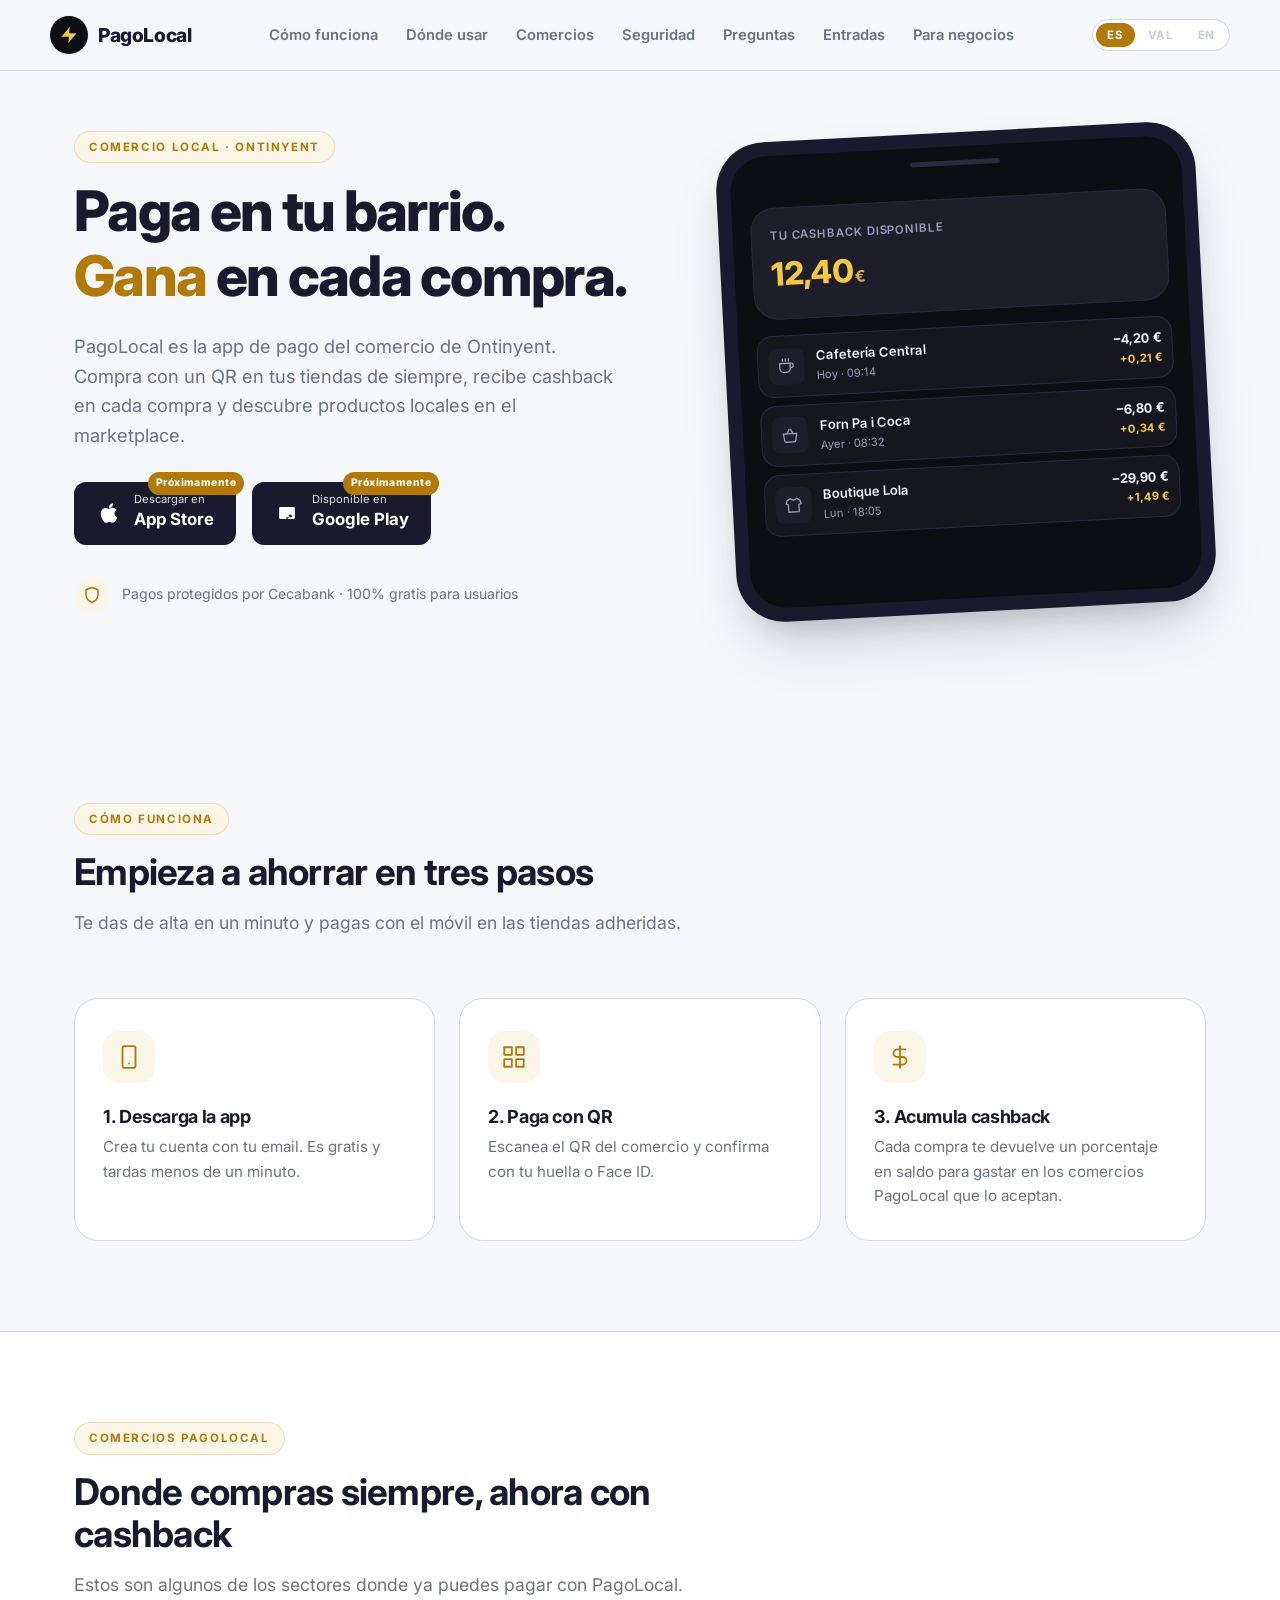
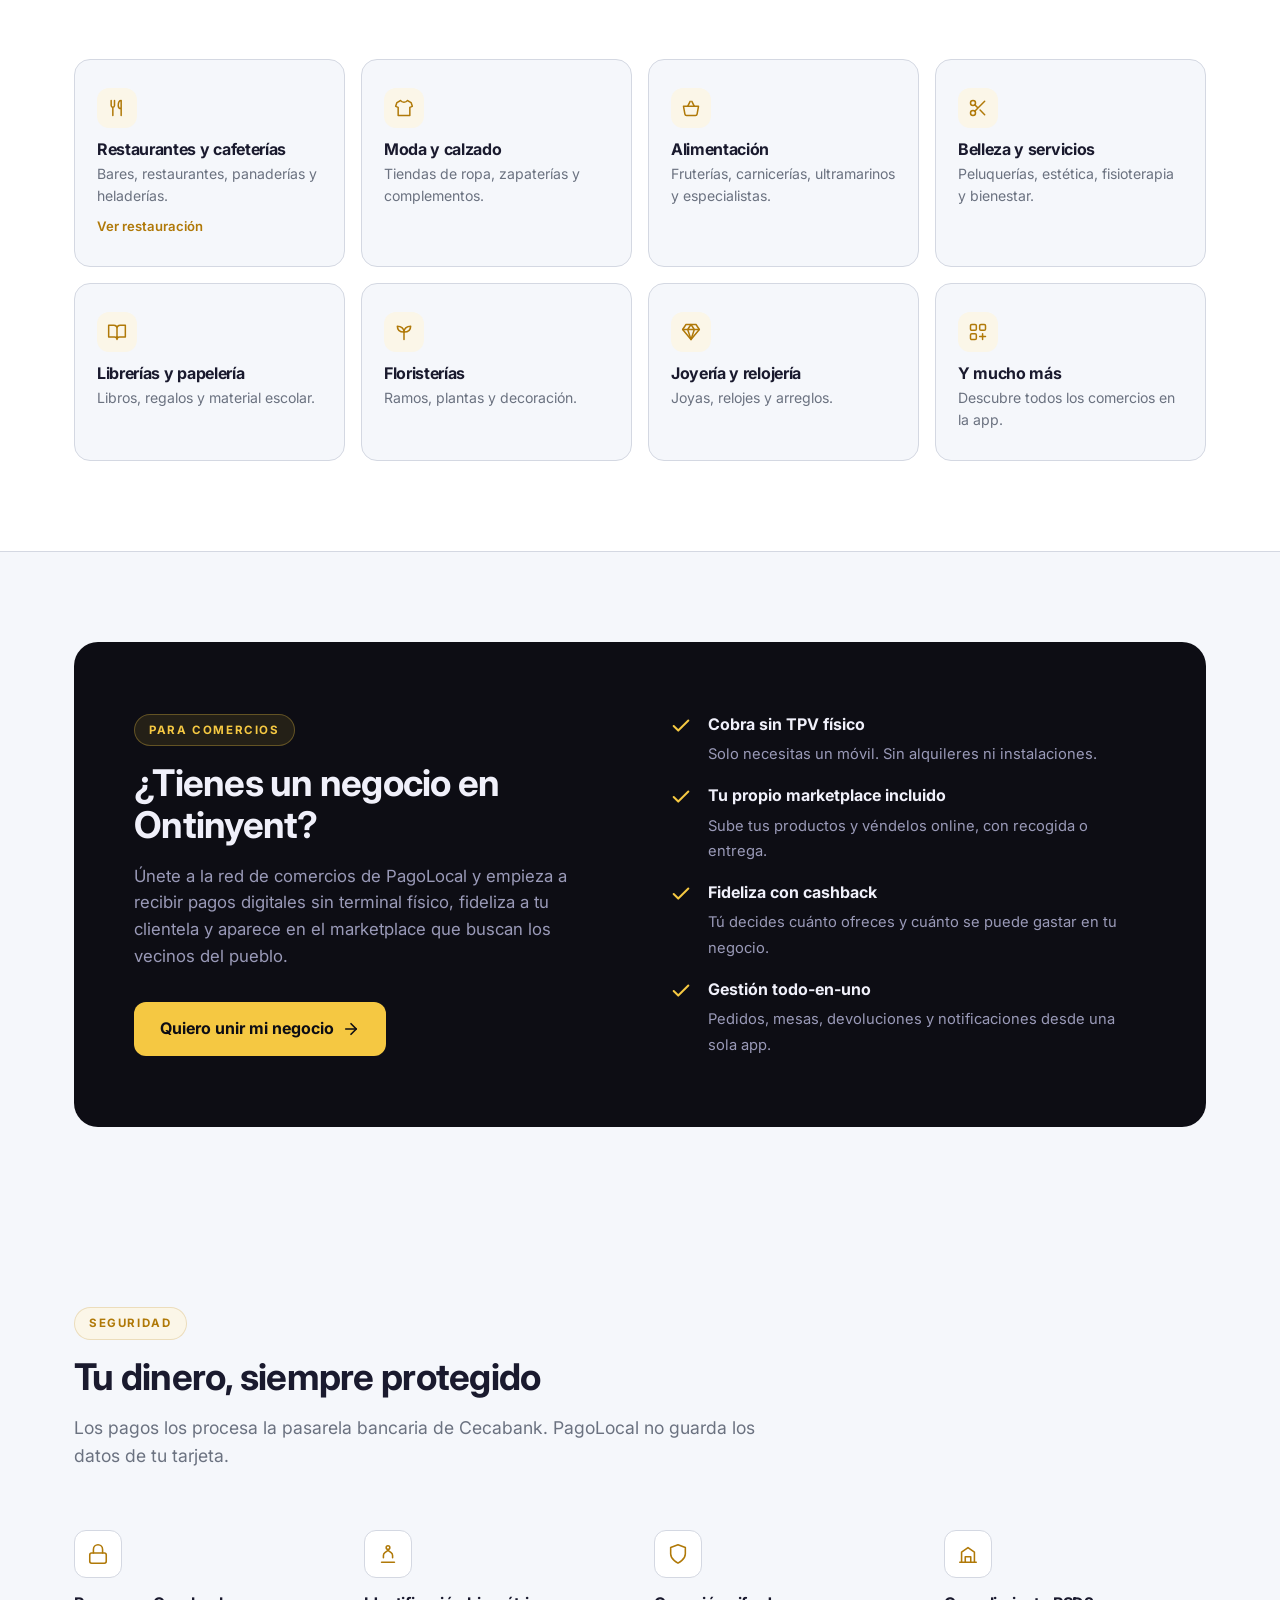
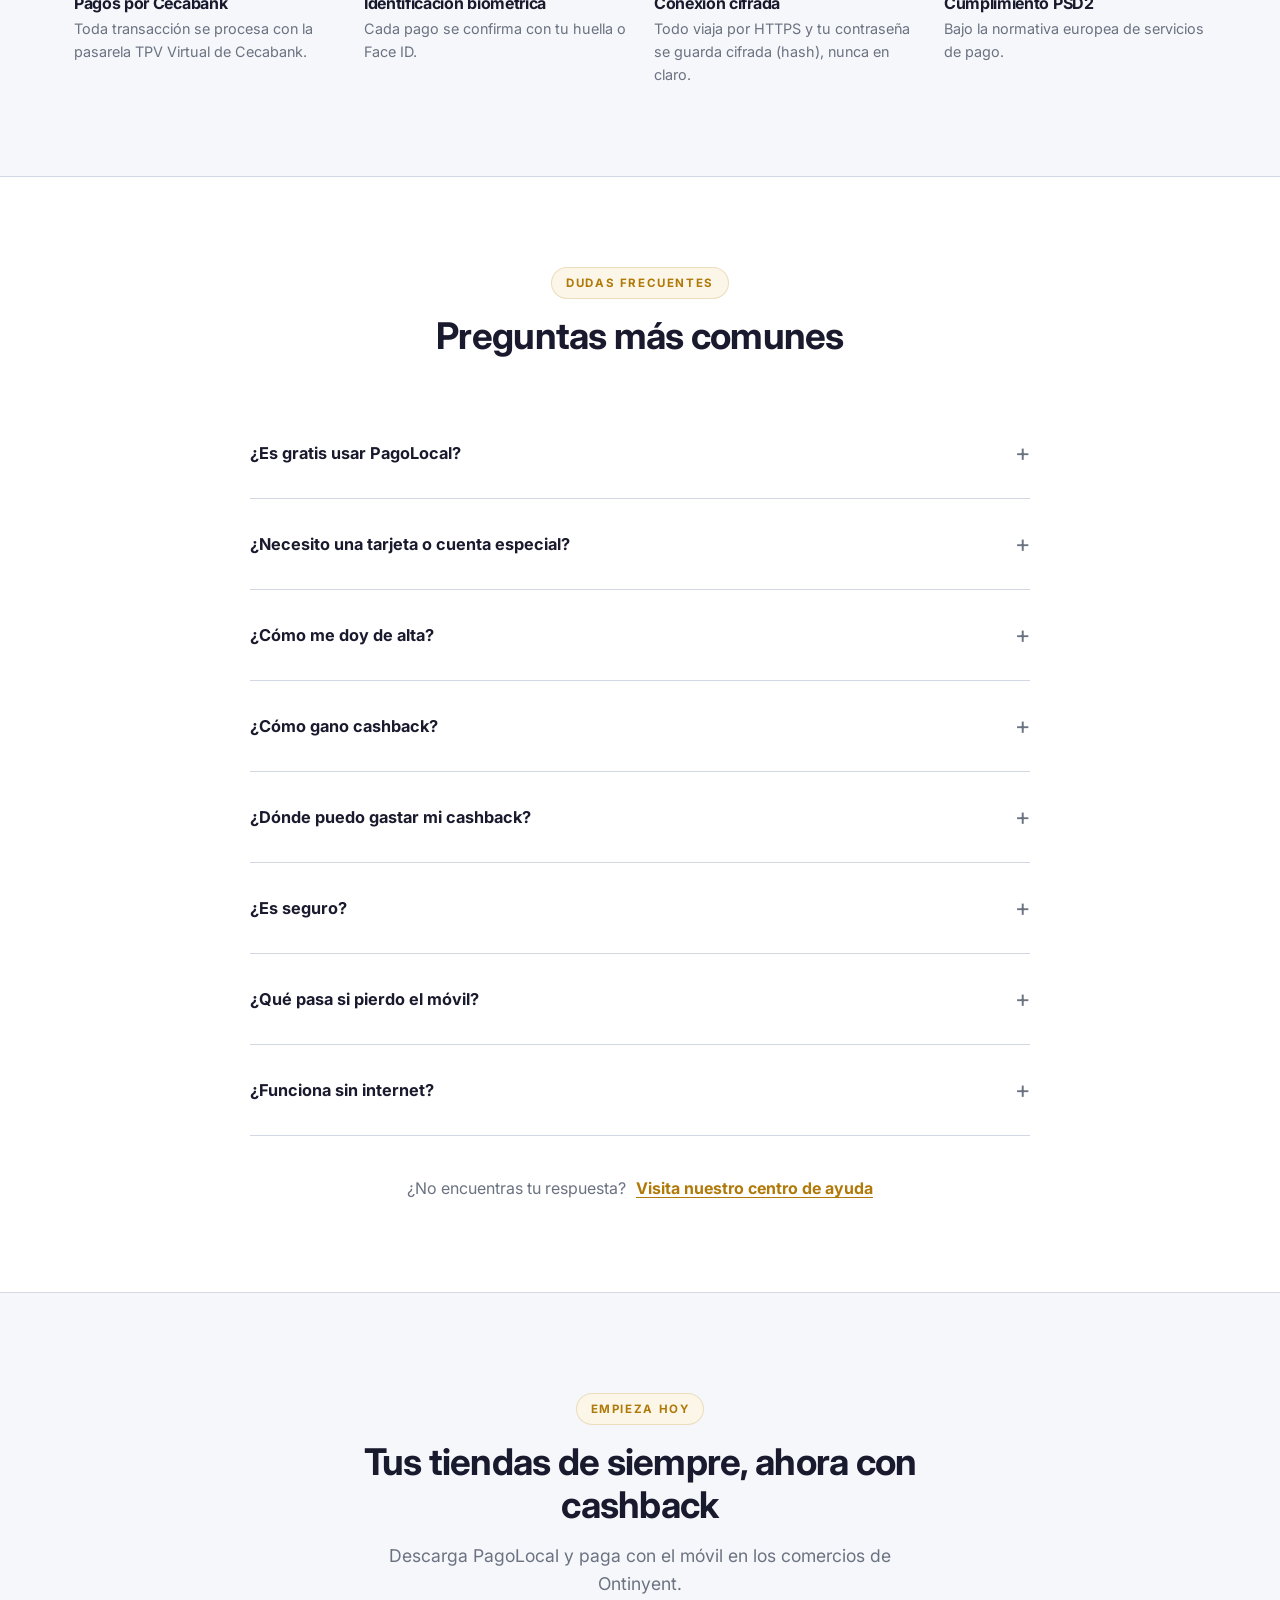
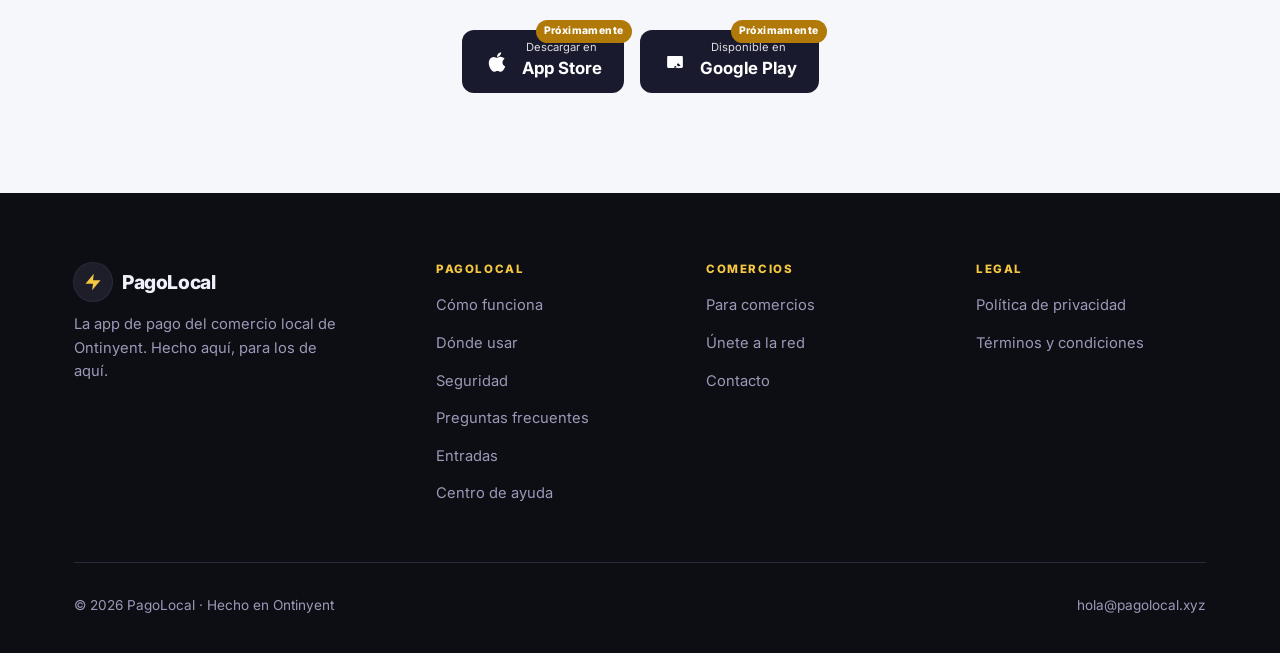
<file: index.html>
<!DOCTYPE html>
<html lang="es">
<head>
  <meta charset="UTF-8" />
  <meta name="viewport" content="width=device-width, initial-scale=1.0" />
  <meta name="theme-color" content="#F5F7FB" />
  <meta name="color-scheme" content="light" />

  <!-- SEO -->
  <title>PagoLocal · Paga en Ontinyent y gana en cada compra</title>
  <meta name="description" content="PagoLocal es la app de pago del comercio local de Ontinyent. Paga con QR en tus tiendas de siempre, gana cashback en cada compra y descubre productos locales en el marketplace." />

  <!-- Open Graph -->
  <meta property="og:type" content="website" />
  <meta property="og:url" content="https://pagolocal.xyz/" />
  <meta property="og:title" content="PagoLocal · Paga en Ontinyent y gana en cada compra" />
  <meta property="og:description" content="La app de pago del comercio local de Ontinyent. QR, cashback y marketplace local en una sola app." />
  <meta property="og:locale" content="es_ES" />

  <!-- Favicon: réplica del icono de Play Store (círculo oscuro + rayo dorado) -->
  <link rel="icon" type="image/svg+xml" href="data:image/svg+xml,%3Csvg xmlns='http://www.w3.org/2000/svg' viewBox='0 0 100 100'%3E%3Ccircle cx='50' cy='50' r='48' fill='%231A1A2E'/%3E%3Cpath d='M55 18 L29 56 h17 l-5 26 27-42 H51 l4-22 z' fill='%23F5C842'/%3E%3C/svg%3E" />

  <!-- Inter (idéntica a la app: 600 semibold, 700 bold, 800 extrabold) -->
  <link rel="preconnect" href="https://fonts.googleapis.com" />
  <link rel="preconnect" href="https://fonts.gstatic.com" crossorigin />
  <link href="https://fonts.googleapis.com/css2?family=Inter:wght@400;500;600;700;800&display=swap" rel="stylesheet" />

  <!-- Estilos compartidos -->
  <link rel="stylesheet" href="/styles.css" />

  <style>
    /* ============================================================
       Estilos específicos de la landing
       ============================================================ */

    /* HERO */
    .hero {
      position: relative;
      padding: 60px 0 100px;
      overflow: hidden;
    }
    .hero-grid {
      display: grid;
      grid-template-columns: 1.05fr 0.95fr;
      gap: 60px;
      align-items: center;
      position: relative;
      z-index: 1;
    }
    .hero h1 { margin-bottom: var(--s-xl); }
    /* "Gana" destacado en dorado */
    .hero h1 em {
      font-style: normal;
      color: var(--accent);
      position: relative;
    }
    .hero-lead {
      font-size: 1.15rem;
      color: var(--muted);
      max-width: 540px;
      margin-bottom: var(--s-xxl);
    }
    .hero-ctas { display: flex; gap: var(--s-lg); flex-wrap: wrap; }
    .hero-trust {
      margin-top: var(--s-xxl);
      display: flex;
      align-items: center;
      gap: var(--s-md);
      font-size: 0.88rem;
      color: var(--muted);
    }
    .hero-trust-icon {
      width: 36px; height: 36px;
      background: var(--accent-tint);
      border-radius: var(--r-full);
      display: grid;
      place-items: center;
      color: var(--accent);
    }
    .hero-trust-icon svg { width: 18px; height: 18px; }

    /* Mockup del móvil — sigue siendo OSCURO (es la app real, en su tema por defecto) */
    .hero-visual {
      position: relative;
      width: 100%;
      aspect-ratio: 1 / 1;
      max-width: 480px;
      margin-left: auto;
    }
    .phone-frame {
      position: absolute;
      inset: 0;
      background: #1A1A2E;
      border-radius: 48px;
      padding: 14px;
      box-shadow: 0 30px 60px -20px rgba(26, 26, 46, 0.25),
                  0 18px 30px -15px rgba(26, 26, 46, 0.15);
      transform: rotate(-3deg);
    }
    .phone-screen {
      width: 100%; height: 100%;
      background: var(--dark-bg);
      border-radius: 36px;
      padding: 28px 18px 24px;
      display: flex;
      flex-direction: column;
      gap: var(--s-lg);
      overflow: hidden;
      position: relative;
    }
    .phone-screen::before {
      content: "";
      position: absolute;
      top: 14px;
      left: 50%;
      transform: translateX(-50%);
      width: 90px;
      height: 5px;
      background: var(--dark-border);
      border-radius: var(--r-full);
    }

    /* Balance card oscuro (réplica del balanceCard de la app) */
    .phone-balance {
      margin-top: var(--s-xl);
      padding: 18px;
      background: var(--dark-card);
      border: 1px solid var(--dark-border);
      border-radius: var(--r-xl);
      position: relative;
      overflow: hidden;
    }
    .phone-balance-label {
      font-size: 0.72rem;
      color: var(--dark-muted);
      letter-spacing: 0.08em;
      text-transform: uppercase;
      position: relative;
      font-weight: 600;
    }
    .phone-balance-value {
      font-size: 2rem;
      font-weight: 800;
      margin-top: var(--s-xs);
      color: var(--accent-bright);
      letter-spacing: -0.02em;
      position: relative;
    }
    .phone-balance-value small {
      font-size: 1rem;
      opacity: 0.85;
      margin-left: 2px;
      font-weight: 700;
    }
    .phone-row {
      display: flex;
      align-items: center;
      gap: var(--s-md);
      padding: 10px;
      background: var(--dark-surface);
      border: 1px solid var(--dark-border);
      border-radius: var(--r-lg);
      font-size: 0.82rem;
    }
    .phone-row-icon {
      width: 36px; height: 36px;
      background: var(--dark-card);
      border-radius: var(--r-sm);
      display: grid;
      place-items: center;
      color: var(--dark-muted);
    }
    .phone-row-icon svg { width: 18px; height: 18px; }
    .phone-row-main { flex: 1; min-width: 0; }
    .phone-row-name {
      font-weight: 600;
      color: var(--dark-text);
      white-space: nowrap;
      overflow: hidden;
      text-overflow: ellipsis;
    }
    .phone-row-sub { font-size: 0.7rem; color: var(--dark-muted); margin-top: 1px; }
    .phone-row-amount {
      font-weight: 700;
      color: var(--dark-text);
      font-variant-numeric: tabular-nums;
      text-align: right;
    }
    .phone-row-cb {
      color: var(--accent-bright);
      font-size: 0.7rem;
      font-weight: 700;
      margin-top: 1px;
      text-align: right;
    }

    @media (max-width: 880px) {
      .hero { padding: 40px 0 60px; }
      .hero-grid { grid-template-columns: 1fr; gap: 50px; }
      .hero-visual { max-width: 320px; margin: 0 auto; }
    }

    /* SECCIÓN GENÉRICA */
    section { padding: 90px 0; }
    @media (max-width: 700px) { section { padding: 60px 0; } }

    .section-head {
      max-width: 700px;
      margin-bottom: 60px;
    }
    .section-head h2 { margin-bottom: var(--s-lg); }
    .section-head p { font-size: 1.1rem; color: var(--muted); }

    /* CÓMO FUNCIONA — 3 pasos sobre fondo claro */
    .how-grid {
      display: grid;
      grid-template-columns: repeat(3, 1fr);
      gap: var(--s-xl);
    }
    .step {
      background: var(--surface);
      border: 1px solid var(--border);
      border-radius: var(--r-xl);
      padding: var(--s-xxl) 28px;
      position: relative;
      transition: transform .2s ease, box-shadow .2s ease, border-color .2s ease;
    }
    .step-icon {
      width: 52px; height: 52px;
      background: var(--accent-tint);
      color: var(--accent);
      border-radius: var(--r-lg);
      display: grid;
      place-items: center;
      margin-bottom: var(--s-xl);
    }
    .step-icon svg { width: 26px; height: 26px; stroke-width: 1.7; }
    .step h3 { margin-bottom: var(--s-sm); color: var(--text); }
    .step p { margin: 0; color: var(--muted); font-size: 0.95rem; }

    @media (max-width: 880px) {
      .how-grid { grid-template-columns: 1fr; }
    }

    /* DÓNDE USAR — mosaico sobre fondo blanco con sutil contraste */
    .where-bg {
      background: var(--surface);
      border-top: 1px solid var(--border);
      border-bottom: 1px solid var(--border);
    }
    .where-grid {
      display: grid;
      grid-template-columns: repeat(4, 1fr);
      gap: var(--s-lg);
    }
    .where-card {
      padding: 28px 22px;
      border-radius: var(--r-lg);
      background: var(--bg);
      border: 1px solid var(--border);
      transition: all .2s ease;
    }
    a.where-card:hover { border-color: var(--accent); }
    .where-card h3 {
      font-size: 1rem;
      margin-bottom: var(--s-xs);
      font-weight: 700;
      color: var(--text);
    }
    .where-card p { font-size: 0.88rem; margin: 0; color: var(--muted); }

    @media (max-width: 880px) { .where-grid { grid-template-columns: repeat(2, 1fr); } }
    @media (max-width: 480px) { .where-grid { grid-template-columns: 1fr; } }

    /* PARA COMERCIOS — card oscura estilo feature graphic de Play Store */
    .merchants {
      background: var(--dark-bg);
      color: var(--dark-text);
      border-radius: var(--r-xl);
      padding: 70px 60px;
      position: relative;
      overflow: hidden;
    }
    .merchants-grid {
      display: grid;
      grid-template-columns: 1fr 1fr;
      gap: 60px;
      align-items: center;
      position: relative;
    }
    .merchants .eyebrow {
      color: var(--accent-bright);
      background: rgba(245, 200, 66, 0.10);
      border-color: rgba(245, 200, 66, 0.30);
    }
    .merchants h2 { color: var(--dark-text); margin-bottom: var(--s-lg); }
    .merchants-lead {
      color: var(--dark-muted);
      font-size: 1.05rem;
      margin-bottom: var(--s-xxl);
    }
    .merchants-cta {
      display: inline-flex;
      align-items: center;
      gap: var(--s-sm);
      padding: 14px 26px;
      background: var(--accent-bright);
      color: var(--dark-bg);
      border-radius: var(--r-md);
      font-weight: 700;
      transition: transform .15s ease, box-shadow .15s ease;
    }
    .merchants-cta:hover {
      transform: translateY(-2px);
      box-shadow: 0 8px 24px rgba(245, 200, 66, 0.3);
    }
    .merchants-list {
      list-style: none;
      padding: 0; margin: 0;
      display: flex;
      flex-direction: column;
      gap: var(--s-lg);
    }
    .merchants-list li {
      display: flex;
      gap: var(--s-lg);
      align-items: flex-start;
    }
    .merchants-list svg {
      flex-shrink: 0;
      width: 22px; height: 22px;
      color: var(--accent-bright);
      margin-top: 3px;
    }
    .merchants-list strong {
      display: block;
      margin-bottom: var(--s-xs);
      color: var(--dark-text);
      font-weight: 700;
    }
    .merchants-list span { color: var(--dark-muted); font-size: 0.92rem; }

    @media (max-width: 880px) {
      .merchants { padding: 50px 32px; }
      .merchants-grid { grid-template-columns: 1fr; gap: 40px; }
    }

    /* SEGURIDAD */
    .security-grid {
      display: grid;
      grid-template-columns: repeat(4, 1fr);
      gap: 28px;
    }
    .security-item { text-align: left; }
    .security-icon {
      width: 48px; height: 48px;
      border-radius: var(--r-md);
      background: var(--surface);
      border: 1px solid var(--border);
      color: var(--accent);
      display: grid;
      place-items: center;
      margin-bottom: var(--s-lg);
    }
    .security-icon svg { width: 22px; height: 22px; stroke-width: 1.7; }
    .security-item h3 {
      font-size: 1rem;
      margin-bottom: var(--s-xs);
      color: var(--text);
      font-weight: 700;
    }
    .security-item p { font-size: 0.9rem; margin: 0; color: var(--muted); }

    @media (max-width: 880px) { .security-grid { grid-template-columns: repeat(2, 1fr); gap: 32px; } }
    @media (max-width: 480px) { .security-grid { grid-template-columns: 1fr; } }

    /* FAQ */
    .faq-bg {
      background: var(--surface);
      border-top: 1px solid var(--border);
      border-bottom: 1px solid var(--border);
    }
    .faq-list { max-width: 780px; margin: 0 auto; }
    .faq-item {
      border-bottom: 1px solid var(--border);
      padding: var(--s-sm) 0;
    }
    .faq-item summary {
      list-style: none;
      cursor: pointer;
      padding: var(--s-xl) 0;
      font-weight: 700;
      font-size: 1.02rem;
      color: var(--text);
      display: flex;
      justify-content: space-between;
      align-items: center;
      gap: 20px;
      transition: color .15s ease;
    }
    .faq-item summary:hover { color: var(--accent); }
    .faq-item summary::-webkit-details-marker { display: none; }
    .faq-item summary::after {
      content: "+";
      font-size: 1.5rem;
      font-weight: 400;
      color: var(--muted);
      transition: transform .2s ease, color .2s ease;
      line-height: 1;
    }
    .faq-item[open] summary::after { transform: rotate(45deg); color: var(--accent); }
    .faq-answer {
      padding: 0 0 var(--s-xl);
      color: var(--muted);
      max-width: 680px;
    }
    .faq-answer p { margin: 0 0 var(--s-md); color: var(--muted); }
    .faq-answer p:last-child { margin: 0; }
    .faq-answer a {
      color: var(--accent);
      text-decoration: underline;
      text-decoration-thickness: 1px;
      text-underline-offset: 3px;
    }

    /* CTA FINAL */
    .cta-final {
      text-align: center;
      padding: 100px 0;
    }
    .cta-final h2 { max-width: 640px; margin: 0 auto var(--s-lg); }
    .cta-final p { font-size: 1.1rem; max-width: 560px; margin: 0 auto var(--s-xxl); color: var(--muted); }
    .cta-final .hero-ctas { justify-content: center; }
  </style>
</head>
<body>

  <!-- =================== HEADER =================== -->
  <header class="site-header">
    <div class="container nav">
      <a href="/" class="logo">
        <span class="logo-mark">
          <svg viewBox="0 0 24 24" fill="currentColor" aria-hidden="true">
            <path d="M13 2L3 14h9l-1 8 10-12h-9l1-8z"/>
          </svg>
        </span>
        <span>PagoLocal</span>
      </a>

      <ul class="nav-links" id="navLinks">
        <li><a href="#como-funciona" data-i18n="nav.how"></a></li>
        <li><a href="#donde-usar"    data-i18n="nav.where"></a></li>
        <li><a href="#comercios"     data-i18n="nav.merchants"></a></li>
        <li><a href="#seguridad"     data-i18n="nav.security"></a></li>
        <li><a href="#faq"           data-i18n="nav.faq"></a></li>
        <li><a href="/entradas.html" data-i18n="nav.entradas"></a></li>
        <li><a href="/negocios.html">Para negocios</a></li>
      </ul>

      <div class="nav-right">
        <div class="lang-switch" role="tablist" aria-label="Idioma">
          <button data-lang="es" class="active">ES</button>
          <button data-lang="val" disabled title="Próximamente">VAL</button>
          <button data-lang="en"  disabled title="Próximamente">EN</button>
        </div>
        <button class="menu-toggle" id="menuToggle" aria-label="Menú">
          <svg viewBox="0 0 24 24" fill="none" stroke="currentColor" stroke-width="2"><line x1="3" y1="6" x2="21" y2="6"/><line x1="3" y1="12" x2="21" y2="12"/><line x1="3" y1="18" x2="21" y2="18"/></svg>
        </button>
      </div>
    </div>
  </header>

  <!-- =================== HERO =================== -->
  <section class="hero">
    <div class="container hero-grid">
      <div>
        <span class="eyebrow" data-i18n="hero.eyebrow"></span>
        <h1 data-i18n-html="hero.title"></h1>
        <p class="hero-lead" data-i18n="hero.lead"></p>
        <div class="hero-ctas">
          <a href="#" class="btn-store" data-action="download" data-platform="ios">
            <svg viewBox="0 0 24 24" fill="currentColor"><path d="M17.05 20.28c-.98.95-2.05.86-3.08.4-1.09-.48-2.09-.49-3.24 0-1.44.62-2.2.44-3.06-.4C2.79 15.25 3.51 7.59 9.05 7.31c1.35.07 2.29.74 3.08.8 1.18-.24 2.31-.93 3.57-.84 1.51.12 2.65.72 3.4 1.8-3.12 1.87-2.38 5.98.48 7.13-.57 1.5-1.31 2.99-2.53 4.08zM12.03 7.25c-.15-2.23 1.66-4.07 3.74-4.25.29 2.58-2.34 4.5-3.74 4.25z"/></svg>
            <span>
              <span class="small" data-i18n="cta.iosSmall"></span>
              <span class="big" data-i18n="cta.iosBig"></span>
            </span>
          </a>
          <a href="#" class="btn-store" data-action="download" data-platform="android">
            <svg viewBox="0 0 24 24" fill="currentColor"><path d="M17.523 15.34c-.18 0-.357-.072-.49-.205l-1.526-1.526c-.41-.41-1.067-.41-1.477 0-.41.41-.41 1.067 0 1.477l1.526 1.526c.273.273.273.717 0 .99-.273.273-.717.273-.99 0l-1.526-1.526c-.41-.41-1.067-.41-1.477 0-.41.41-.41 1.067 0 1.477m-7.36-2.964l1.526-1.526c.273-.273.273-.717 0-.99-.273-.273-.717-.273-.99 0L7.706 9.86c-.41.41-.41 1.067 0 1.477.41.41 1.067.41 1.477 0M5.864 6.5h12.272c.62 0 1.123.503 1.123 1.123v8.754c0 .62-.503 1.123-1.123 1.123H5.864c-.62 0-1.123-.503-1.123-1.123V7.623c0-.62.503-1.123 1.123-1.123z"/><circle cx="8.5" cy="11" r="1"/><circle cx="15.5" cy="11" r="1"/></svg>
            <span>
              <span class="small" data-i18n="cta.androidSmall"></span>
              <span class="big" data-i18n="cta.androidBig"></span>
            </span>
          </a>
        </div>

        <div class="hero-trust">
          <div class="hero-trust-icon">
            <svg viewBox="0 0 24 24" fill="none" stroke="currentColor" stroke-width="2" stroke-linecap="round" stroke-linejoin="round"><path d="M12 22s8-4 8-10V5l-8-3-8 3v7c0 6 8 10 8 10z"/></svg>
          </div>
          <span data-i18n="hero.trust"></span>
        </div>
      </div>

      <!-- Mockup del móvil en OSCURO (es la app real, tema por defecto) -->
      <div class="hero-visual" aria-hidden="true">
        <div class="phone-frame">
          <div class="phone-screen">
            <div class="phone-balance">
              <div class="phone-balance-label" data-i18n="phone.balance"></div>
              <div class="phone-balance-value">12,40<small>€</small></div>
            </div>
            <div style="display: flex; flex-direction: column; gap: 8px;">
              <div class="phone-row">
                <div class="phone-row-icon"><svg viewBox="0 0 24 24" fill="none" stroke="currentColor" stroke-width="1.8" stroke-linecap="round" stroke-linejoin="round" aria-hidden="true"><path d="M17 8h1a3 3 0 0 1 0 6h-1"/><path d="M3 8h14v6a6 6 0 0 1-6 6H9a6 6 0 0 1-6-6z"/><path d="M7 2v3M11 2v3M15 2v3"/></svg></div>
                <div class="phone-row-main">
                  <div class="phone-row-name">Cafetería Central</div>
                  <div class="phone-row-sub">Hoy · 09:14</div>
                </div>
                <div>
                  <div class="phone-row-amount">−4,20 €</div>
                  <div class="phone-row-cb">+0,21 €</div>
                </div>
              </div>
              <div class="phone-row">
                <div class="phone-row-icon"><svg viewBox="0 0 24 24" fill="none" stroke="currentColor" stroke-width="1.8" stroke-linecap="round" stroke-linejoin="round" aria-hidden="true"><path d="M3 10h18l-1.7 9.3A2 2 0 0 1 17.3 21H6.7a2 2 0 0 1-2-1.7L3 10z"/><path d="m8 10 3-6M16 10l-3-6"/></svg></div>
                <div class="phone-row-main">
                  <div class="phone-row-name">Forn Pa i Coca</div>
                  <div class="phone-row-sub">Ayer · 08:32</div>
                </div>
                <div>
                  <div class="phone-row-amount">−6,80 €</div>
                  <div class="phone-row-cb">+0,34 €</div>
                </div>
              </div>
              <div class="phone-row">
                <div class="phone-row-icon"><svg viewBox="0 0 24 24" fill="none" stroke="currentColor" stroke-width="1.8" stroke-linecap="round" stroke-linejoin="round" aria-hidden="true"><path d="M8 3 3.5 5.5 2 10l3 1.2V21h14v-9.8l3-1.2-1.5-4.5L16 3c-.7 1.3-2.2 2-4 2s-3.3-.7-4-2z"/></svg></div>
                <div class="phone-row-main">
                  <div class="phone-row-name">Boutique Lola</div>
                  <div class="phone-row-sub">Lun · 18:05</div>
                </div>
                <div>
                  <div class="phone-row-amount">−29,90 €</div>
                  <div class="phone-row-cb">+1,49 €</div>
                </div>
              </div>
            </div>
          </div>
        </div>
      </div>
    </div>
  </section>

  <!-- =================== CÓMO FUNCIONA =================== -->
  <section id="como-funciona">
    <div class="container">
      <div class="section-head">
        <span class="eyebrow" data-i18n="how.eyebrow"></span>
        <h2 data-i18n="how.title"></h2>
        <p data-i18n="how.lead"></p>
      </div>
      <div class="how-grid">
        <div class="step">
          <div class="step-icon">
            <svg viewBox="0 0 24 24" fill="none" stroke="currentColor" stroke-linecap="round" stroke-linejoin="round"><rect x="6" y="2" width="12" height="20" rx="2"/><line x1="12" y1="18" x2="12.01" y2="18"/></svg>
          </div>
          <h3 data-i18n="how.step1.title"></h3>
          <p  data-i18n="how.step1.text"></p>
        </div>
        <div class="step">
          <div class="step-icon">
            <svg viewBox="0 0 24 24" fill="none" stroke="currentColor" stroke-linecap="round" stroke-linejoin="round"><rect x="3" y="3" width="7" height="7"/><rect x="14" y="3" width="7" height="7"/><rect x="14" y="14" width="7" height="7"/><rect x="3" y="14" width="7" height="7"/></svg>
          </div>
          <h3 data-i18n="how.step2.title"></h3>
          <p  data-i18n="how.step2.text"></p>
        </div>
        <div class="step">
          <div class="step-icon">
            <svg viewBox="0 0 24 24" fill="none" stroke="currentColor" stroke-linecap="round" stroke-linejoin="round"><path d="M12 2v20M17 5H9.5a3.5 3.5 0 0 0 0 7h5a3.5 3.5 0 0 1 0 7H6"/></svg>
          </div>
          <h3 data-i18n="how.step3.title"></h3>
          <p  data-i18n="how.step3.text"></p>
        </div>
      </div>
    </div>
  </section>

  <!-- =================== DÓNDE USAR =================== -->
  <section id="donde-usar" class="where-bg">
    <div class="container">
      <div class="section-head">
        <span class="eyebrow" data-i18n="where.eyebrow"></span>
        <h2 data-i18n="where.title"></h2>
        <p data-i18n="where.lead"></p>
      </div>
      <div class="where-grid">
        <a class="where-card" href="/restauracion.html" style="cursor:pointer;text-decoration:none;display:block"><span class="icon-tile"><svg viewBox="0 0 24 24" fill="none" stroke="currentColor" stroke-width="1.8" stroke-linecap="round" stroke-linejoin="round" aria-hidden="true"><path d="M5 3v6a2 2 0 0 0 2 2h0a2 2 0 0 0 2-2V3M7 11v10"/><path d="M17 21V3c-2 0-3.5 2.5-3.5 6s1.5 4 3.5 4"/></svg></span><h3 data-i18n="where.c1.title"></h3><p data-i18n="where.c1.text"></p><span style="display:inline-block;margin-top:8px;color:var(--accent);font-weight:600;font-size:0.82rem">Ver restauración</span></a>
        <div class="where-card"><span class="icon-tile"><svg viewBox="0 0 24 24" fill="none" stroke="currentColor" stroke-width="1.8" stroke-linecap="round" stroke-linejoin="round" aria-hidden="true"><path d="M8 3 3.5 5.5 2 10l3 1.2V21h14v-9.8l3-1.2-1.5-4.5L16 3c-.7 1.3-2.2 2-4 2s-3.3-.7-4-2z"/></svg></span><h3 data-i18n="where.c2.title"></h3><p data-i18n="where.c2.text"></p></div>
        <div class="where-card"><span class="icon-tile"><svg viewBox="0 0 24 24" fill="none" stroke="currentColor" stroke-width="1.8" stroke-linecap="round" stroke-linejoin="round" aria-hidden="true"><path d="M3 10h18l-1.7 9.3A2 2 0 0 1 17.3 21H6.7a2 2 0 0 1-2-1.7L3 10z"/><path d="m8 10 3-6M16 10l-3-6"/></svg></span><h3 data-i18n="where.c3.title"></h3><p data-i18n="where.c3.text"></p></div>
        <div class="where-card"><span class="icon-tile"><svg viewBox="0 0 24 24" fill="none" stroke="currentColor" stroke-width="1.8" stroke-linecap="round" stroke-linejoin="round" aria-hidden="true"><circle cx="6" cy="6" r="3"/><circle cx="6" cy="18" r="3"/><path d="M20 4 8.1 15.9M14.5 14.5 20 20M8.1 8.1 12 12"/></svg></span><h3 data-i18n="where.c4.title"></h3><p data-i18n="where.c4.text"></p></div>
        <div class="where-card"><span class="icon-tile"><svg viewBox="0 0 24 24" fill="none" stroke="currentColor" stroke-width="1.8" stroke-linecap="round" stroke-linejoin="round" aria-hidden="true"><path d="M2 4h6a4 4 0 0 1 4 4v13a3 3 0 0 0-3-3H2zM22 4h-6a4 4 0 0 0-4 4v13a3 3 0 0 1 3-3h7z"/></svg></span><h3 data-i18n="where.c5.title"></h3><p data-i18n="where.c5.text"></p></div>
        <div class="where-card"><span class="icon-tile"><svg viewBox="0 0 24 24" fill="none" stroke="currentColor" stroke-width="1.8" stroke-linecap="round" stroke-linejoin="round" aria-hidden="true"><path d="M12 21v-9"/><path d="M12 12C12 8 9 5 4 5c0 5 3 7 8 7z"/><path d="M12 12c0-4 3-7 8-7 0 5-3 7-8 7z"/></svg></span><h3 data-i18n="where.c6.title"></h3><p data-i18n="where.c6.text"></p></div>
        <div class="where-card"><span class="icon-tile"><svg viewBox="0 0 24 24" fill="none" stroke="currentColor" stroke-width="1.8" stroke-linecap="round" stroke-linejoin="round" aria-hidden="true"><path d="M6 3h12l4 6-10 12L2 9z"/><path d="M2 9h20M12 21 8 9l4-6 4 6-4 12"/></svg></span><h3 data-i18n="where.c7.title"></h3><p data-i18n="where.c7.text"></p></div>
        <div class="where-card"><span class="icon-tile"><svg viewBox="0 0 24 24" fill="none" stroke="currentColor" stroke-width="1.8" stroke-linecap="round" stroke-linejoin="round" aria-hidden="true"><rect x="3" y="3" width="7" height="7" rx="1.5"/><rect x="14" y="3" width="7" height="7" rx="1.5"/><rect x="3" y="14" width="7" height="7" rx="1.5"/><path d="M17.5 14v7M14 17.5h7"/></svg></span><h3 data-i18n="where.c8.title"></h3><p data-i18n="where.c8.text"></p></div>
      </div>
    </div>
  </section>

  <!-- =================== PARA COMERCIOS (card oscura estilo feature graphic) =================== -->
  <section id="comercios">
    <div class="container">
      <div class="merchants">
        <div class="merchants-grid">
          <div>
            <span class="eyebrow" data-i18n="merchants.eyebrow"></span>
            <h2 data-i18n="merchants.title"></h2>
            <p class="merchants-lead" data-i18n="merchants.lead"></p>
            <a href="/negocios.html" class="merchants-cta">
              <span data-i18n="merchants.cta"></span>
              <svg viewBox="0 0 24 24" fill="none" stroke="currentColor" stroke-width="2.2" stroke-linecap="round" stroke-linejoin="round" width="18" height="18"><line x1="5" y1="12" x2="19" y2="12"/><polyline points="12 5 19 12 12 19"/></svg>
            </a>
          </div>
          <ul class="merchants-list">
            <li>
              <svg viewBox="0 0 24 24" fill="none" stroke="currentColor" stroke-width="2.2" stroke-linecap="round" stroke-linejoin="round"><polyline points="20 6 9 17 4 12"/></svg>
              <div><strong data-i18n="merchants.b1.title"></strong><span data-i18n="merchants.b1.text"></span></div>
            </li>
            <li>
              <svg viewBox="0 0 24 24" fill="none" stroke="currentColor" stroke-width="2.2" stroke-linecap="round" stroke-linejoin="round"><polyline points="20 6 9 17 4 12"/></svg>
              <div><strong data-i18n="merchants.b2.title"></strong><span data-i18n="merchants.b2.text"></span></div>
            </li>
            <li>
              <svg viewBox="0 0 24 24" fill="none" stroke="currentColor" stroke-width="2.2" stroke-linecap="round" stroke-linejoin="round"><polyline points="20 6 9 17 4 12"/></svg>
              <div><strong data-i18n="merchants.b3.title"></strong><span data-i18n="merchants.b3.text"></span></div>
            </li>
            <li>
              <svg viewBox="0 0 24 24" fill="none" stroke="currentColor" stroke-width="2.2" stroke-linecap="round" stroke-linejoin="round"><polyline points="20 6 9 17 4 12"/></svg>
              <div><strong data-i18n="merchants.b4.title"></strong><span data-i18n="merchants.b4.text"></span></div>
            </li>
          </ul>
        </div>
      </div>
    </div>
  </section>

  <!-- =================== SEGURIDAD =================== -->
  <section id="seguridad">
    <div class="container">
      <div class="section-head">
        <span class="eyebrow" data-i18n="security.eyebrow"></span>
        <h2 data-i18n="security.title"></h2>
        <p data-i18n="security.lead"></p>
      </div>
      <div class="security-grid">
        <div class="security-item">
          <div class="security-icon">
            <svg viewBox="0 0 24 24" fill="none" stroke="currentColor" stroke-linecap="round" stroke-linejoin="round"><rect x="3" y="11" width="18" height="11" rx="2"/><path d="M7 11V7a5 5 0 0 1 10 0v4"/></svg>
          </div>
          <h3 data-i18n="security.s1.title"></h3>
          <p  data-i18n="security.s1.text"></p>
        </div>
        <div class="security-item">
          <div class="security-icon">
            <svg viewBox="0 0 24 24" fill="none" stroke="currentColor" stroke-linecap="round" stroke-linejoin="round"><path d="M17 16v-2.4a4 4 0 0 0-1.6-3.2L12 8 8.6 10.4A4 4 0 0 0 7 13.6V16"/><circle cx="12" cy="5" r="2"/><path d="M5 21h14"/></svg>
          </div>
          <h3 data-i18n="security.s2.title"></h3>
          <p  data-i18n="security.s2.text"></p>
        </div>
        <div class="security-item">
          <div class="security-icon">
            <svg viewBox="0 0 24 24" fill="none" stroke="currentColor" stroke-linecap="round" stroke-linejoin="round"><path d="M12 22s8-4 8-10V5l-8-3-8 3v7c0 6 8 10 8 10z"/></svg>
          </div>
          <h3 data-i18n="security.s3.title"></h3>
          <p  data-i18n="security.s3.text"></p>
        </div>
        <div class="security-item">
          <div class="security-icon">
            <svg viewBox="0 0 24 24" fill="none" stroke="currentColor" stroke-linecap="round" stroke-linejoin="round"><path d="M3 21h18"/><path d="M5 21V10l7-5 7 5v11"/><path d="M9 21v-6h6v6"/></svg>
          </div>
          <h3 data-i18n="security.s4.title"></h3>
          <p  data-i18n="security.s4.text"></p>
        </div>
      </div>
    </div>
  </section>

  <!-- =================== FAQ =================== -->
  <section id="faq" class="faq-bg">
    <div class="container">
      <div class="section-head" style="margin: 0 auto 50px; text-align: center;">
        <span class="eyebrow" data-i18n="faq.eyebrow"></span>
        <h2 data-i18n="faq.title"></h2>
      </div>
      <div class="faq-list">
        <details class="faq-item">
          <summary data-i18n="faq.q1.q"></summary>
          <div class="faq-answer"><p data-i18n="faq.q1.a"></p></div>
        </details>
        <details class="faq-item">
          <summary data-i18n="faq.q2.q"></summary>
          <div class="faq-answer"><p data-i18n="faq.q2.a"></p></div>
        </details>
        <details class="faq-item">
          <summary data-i18n="faq.q3.q"></summary>
          <div class="faq-answer"><p data-i18n="faq.q3.a"></p></div>
        </details>
        <details class="faq-item">
          <summary data-i18n="faq.q4.q"></summary>
          <div class="faq-answer"><p data-i18n="faq.q4.a"></p></div>
        </details>
        <details class="faq-item">
          <summary data-i18n="faq.q5.q"></summary>
          <div class="faq-answer"><p data-i18n="faq.q5.a"></p></div>
        </details>
        <details class="faq-item">
          <summary data-i18n="faq.q6.q"></summary>
          <div class="faq-answer"><p data-i18n="faq.q6.a"></p></div>
        </details>
        <details class="faq-item">
          <summary data-i18n="faq.q7.q"></summary>
          <div class="faq-answer"><p data-i18n="faq.q7.a"></p></div>
        </details>
        <details class="faq-item">
          <summary data-i18n="faq.q8.q"></summary>
          <div class="faq-answer"><p data-i18n="faq.q8.a"></p></div>
        </details>
      </div>
      <p style="text-align:center; margin: 40px 0 0; color: var(--muted);">
        <span data-i18n="faq.moreText"></span>
        <a href="/ayuda.html" style="color: var(--accent); font-weight:700; text-decoration:underline; text-underline-offset:3px; margin-left:6px;" data-i18n="faq.moreLink"></a>
      </p>
    </div>
  </section>

  <!-- =================== CTA FINAL =================== -->
  <section class="cta-final">
    <div class="container">
      <span class="eyebrow" data-i18n="ctafinal.eyebrow"></span>
      <h2 data-i18n="ctafinal.title"></h2>
      <p data-i18n="ctafinal.lead"></p>
      <div class="hero-ctas">
        <a href="#" class="btn-store" data-action="download" data-platform="ios">
          <svg viewBox="0 0 24 24" fill="currentColor"><path d="M17.05 20.28c-.98.95-2.05.86-3.08.4-1.09-.48-2.09-.49-3.24 0-1.44.62-2.2.44-3.06-.4C2.79 15.25 3.51 7.59 9.05 7.31c1.35.07 2.29.74 3.08.8 1.18-.24 2.31-.93 3.57-.84 1.51.12 2.65.72 3.4 1.8-3.12 1.87-2.38 5.98.48 7.13-.57 1.5-1.31 2.99-2.53 4.08zM12.03 7.25c-.15-2.23 1.66-4.07 3.74-4.25.29 2.58-2.34 4.5-3.74 4.25z"/></svg>
          <span>
            <span class="small" data-i18n="cta.iosSmall"></span>
            <span class="big" data-i18n="cta.iosBig"></span>
          </span>
        </a>
        <a href="#" class="btn-store" data-action="download" data-platform="android">
          <svg viewBox="0 0 24 24" fill="currentColor"><path d="M17.523 15.34c-.18 0-.357-.072-.49-.205l-1.526-1.526c-.41-.41-1.067-.41-1.477 0-.41.41-.41 1.067 0 1.477l1.526 1.526c.273.273.273.717 0 .99-.273.273-.717.273-.99 0l-1.526-1.526c-.41-.41-1.067-.41-1.477 0-.41.41-.41 1.067 0 1.477m-7.36-2.964l1.526-1.526c.273-.273.273-.717 0-.99-.273-.273-.717-.273-.99 0L7.706 9.86c-.41.41-.41 1.067 0 1.477.41.41 1.067.41 1.477 0M5.864 6.5h12.272c.62 0 1.123.503 1.123 1.123v8.754c0 .62-.503 1.123-1.123 1.123H5.864c-.62 0-1.123-.503-1.123-1.123V7.623c0-.62.503-1.123 1.123-1.123z"/><circle cx="8.5" cy="11" r="1"/><circle cx="15.5" cy="11" r="1"/></svg>
          <span>
            <span class="small" data-i18n="cta.androidSmall"></span>
            <span class="big" data-i18n="cta.androidBig"></span>
          </span>
        </a>
      </div>
    </div>
  </section>

  <!-- =================== FOOTER =================== -->
  <footer class="site-footer">
    <div class="container">
      <div class="footer-grid">
        <div class="footer-brand">
          <a href="/" class="logo">
            <span class="logo-mark">
              <svg viewBox="0 0 24 24" fill="currentColor" aria-hidden="true">
                <path d="M13 2L3 14h9l-1 8 10-12h-9l1-8z"/>
              </svg>
            </span>
            <span>PagoLocal</span>
          </a>
          <p data-i18n="footer.tagline"></p>
        </div>
        <div class="footer-col">
          <h4 data-i18n="footer.col1.title"></h4>
          <ul>
            <li><a href="#como-funciona"  data-i18n="footer.col1.l1"></a></li>
            <li><a href="#donde-usar"     data-i18n="footer.col1.l2"></a></li>
            <li><a href="#seguridad"      data-i18n="footer.col1.l3"></a></li>
            <li><a href="#faq"            data-i18n="footer.col1.l4"></a></li>
            <li><a href="/entradas.html"  data-i18n="footer.col1.l5"></a></li>
            <li><a href="/ayuda.html"     data-i18n="footer.col1.l6"></a></li>
          </ul>
        </div>
        <div class="footer-col">
          <h4 data-i18n="footer.col2.title"></h4>
          <ul>
            <li><a href="/negocios.html"                                                   data-i18n="footer.col2.l1"></a></li>
            <li><a href="/negocios.html" data-i18n="footer.col2.l2"></a></li>
            <li><a href="mailto:hola@pagolocal.xyz"                                        data-i18n="footer.col2.l3"></a></li>
          </ul>
        </div>
        <div class="footer-col">
          <h4 data-i18n="footer.col3.title"></h4>
          <ul>
            <li><a href="/privacy.html" data-i18n="footer.col3.l1"></a></li>
            <li><a href="/terms.html"   data-i18n="footer.col3.l2"></a></li>
          </ul>
        </div>
      </div>
      <div class="footer-bottom">
        <span>© <span id="year"></span> PagoLocal · <span data-i18n="footer.madeIn"></span></span>
        <span><a href="mailto:hola@pagolocal.xyz">hola@pagolocal.xyz</a></span>
      </div>
    </div>
  </footer>

  <!-- =================== MODAL "Próximamente" =================== -->
  <div class="modal-overlay" id="modalDownload" aria-hidden="true">
    <div class="modal" role="dialog" aria-modal="true">
      <button class="modal-close" aria-label="Cerrar" onclick="closeModal()">
        <svg viewBox="0 0 24 24" fill="none" stroke="currentColor" stroke-width="2" width="20" height="20"><line x1="6" y1="6" x2="18" y2="18"/><line x1="18" y1="6" x2="6" y2="18"/></svg>
      </button>
      <div class="modal-icon">
        <svg viewBox="0 0 24 24" fill="none" stroke="currentColor" stroke-width="1.8" stroke-linecap="round" stroke-linejoin="round"><circle cx="12" cy="12" r="10"/><polyline points="12 6 12 12 16 14"/></svg>
      </div>
      <h3 data-i18n="modal.title"></h3>
      <p  data-i18n="modal.text"></p>
      <a href="mailto:hola@pagolocal.xyz?subject=Quiero%20probar%20PagoLocal&body=Hola%2C%20me%20gustaría%20probar%20PagoLocal%20cuando%20esté%20disponible." class="btn btn-primary" data-i18n="modal.cta"></a>
    </div>
  </div>


  <script>
  /* ==============================================================
     CONFIGURACIÓN — cuando publiques las apps, pega los enlaces.
     Si los dejas vacíos, los botones abren el modal "Próximamente".
     ============================================================== */
  const APP_LINKS = {
    ios:     '',  // ej. 'https://apps.apple.com/es/app/pagolocal/idXXXXXX'
    android: ''   // ej. 'https://play.google.com/store/apps/details?id=xyz.pagolocal.usuario'
  };

  /* ==============================================================
     SISTEMA DE TRADUCCIONES (i18n)
     ============================================================== */
  const I18N = {
    es: {
      nav: { how: "Cómo funciona", where: "Dónde usar", merchants: "Comercios", security: "Seguridad", faq: "Preguntas", entradas: "Entradas" },

      cta: {
        iosSmall: "Descargar en", iosBig: "App Store",
        androidSmall: "Disponible en", androidBig: "Google Play"
      },

      hero: {
        eyebrow: "Comercio local · Ontinyent",
        title:   "Paga en tu barrio. <em>Gana</em> en cada compra.",
        lead:    "PagoLocal es la app de pago del comercio de Ontinyent. Compra con un QR en tus tiendas de siempre, recibe cashback en cada compra y descubre productos locales en el marketplace.",
        trust:   "Pagos protegidos por Cecabank · 100% gratis para usuarios"
      },

      phone: { balance: "Tu cashback disponible" },

      how: {
        eyebrow: "Cómo funciona",
        title:   "Empieza a ahorrar en tres pasos",
        lead:    "Te das de alta en un minuto y pagas con el móvil en las tiendas adheridas.",
        step1: { title: "1. Descarga la app",     text: "Crea tu cuenta con tu email. Es gratis y tardas menos de un minuto." },
        step2: { title: "2. Paga con QR",         text: "Escanea el QR del comercio y confirma con tu huella o Face ID." },
        step3: { title: "3. Acumula cashback",    text: "Cada compra te devuelve un porcentaje en saldo para gastar en los comercios PagoLocal que lo aceptan." }
      },

      where: {
        eyebrow: "Comercios PagoLocal",
        title:   "Donde compras siempre, ahora con cashback",
        lead:    "Estos son algunos de los sectores donde ya puedes pagar con PagoLocal.",
        c1: { title: "Restaurantes y cafeterías", text: "Bares, restaurantes, panaderías y heladerías." },
        c2: { title: "Moda y calzado",            text: "Tiendas de ropa, zapaterías y complementos." },
        c3: { title: "Alimentación",              text: "Fruterías, carnicerías, ultramarinos y especialistas." },
        c4: { title: "Belleza y servicios",       text: "Peluquerías, estética, fisioterapia y bienestar." },
        c5: { title: "Librerías y papelería",     text: "Libros, regalos y material escolar." },
        c6: { title: "Floristerías",              text: "Ramos, plantas y decoración." },
        c7: { title: "Joyería y relojería",       text: "Joyas, relojes y arreglos." },
        c8: { title: "Y mucho más",               text: "Descubre todos los comercios en la app." }
      },

      merchants: {
        eyebrow: "Para comercios",
        title:   "¿Tienes un negocio en Ontinyent?",
        lead:    "Únete a la red de comercios de PagoLocal y empieza a recibir pagos digitales sin terminal físico, fideliza a tu clientela y aparece en el marketplace que buscan los vecinos del pueblo.",
        cta:     "Quiero unir mi negocio",
        b1: { title: "Cobra sin TPV físico",          text: "Solo necesitas un móvil. Sin alquileres ni instalaciones." },
        b2: { title: "Tu propio marketplace incluido", text: "Sube tus productos y véndelos online, con recogida o entrega." },
        b3: { title: "Fideliza con cashback",          text: "Tú decides cuánto ofreces y cuánto se puede gastar en tu negocio." },
        b4: { title: "Gestión todo-en-uno",            text: "Pedidos, mesas, devoluciones y notificaciones desde una sola app." }
      },

      security: {
        eyebrow: "Seguridad",
        title:   "Tu dinero, siempre protegido",
        lead:    "Los pagos los procesa la pasarela bancaria de Cecabank. PagoLocal no guarda los datos de tu tarjeta.",
        s1: { title: "Pagos por Cecabank",          text: "Toda transacción se procesa con la pasarela TPV Virtual de Cecabank." },
        s2: { title: "Identificación biométrica",   text: "Cada pago se confirma con tu huella o Face ID." },
        s3: { title: "Conexión cifrada",            text: "Todo viaja por HTTPS y tu contraseña se guarda cifrada (hash), nunca en claro." },
        s4: { title: "Cumplimiento PSD2",           text: "Bajo la normativa europea de servicios de pago." }
      },

      faq: {
        eyebrow: "Dudas frecuentes",
        title:   "Preguntas más comunes",
        q1: { q: "¿Es gratis usar PagoLocal?",                      a: "Sí, descargar y usar la app es totalmente gratis. No hay cuotas mensuales ni comisiones por pagar con PagoLocal." },
        q2: { q: "¿Necesito una tarjeta o cuenta especial?",        a: "No. PagoLocal funciona con cualquier tarjeta de débito o crédito española que ya tengas. Se vincula a la app de forma segura y nunca se almacena en tu móvil." },
        q3: { q: "¿Cómo me doy de alta?",                           a: "Descarga PagoLocal desde App Store o Google Play, introduce tu email, crea una contraseña y verifica tu cuenta. Es cuestión de un minuto." },
        q4: { q: "¿Cómo gano cashback?",                            a: "Cada comercio PagoLocal decide qué porcentaje devuelve por cada compra. Al pagar, ese porcentaje se acumula automáticamente en tu saldo, listo para gastar en cualquier comercio que acepte saldo PagoLocal." },
        q5: { q: "¿Dónde puedo gastar mi cashback?",                a: "En cualquier comercio PagoLocal que tenga activada la opción de aceptar saldo. Lo verás claramente al elegir cómo pagar." },
        q6: { q: "¿Es seguro?",                                     a: "Sí. Los pagos se procesan a través de Cecabank, una de las pasarelas bancarias más usadas en España. Además, cada pago se confirma con huella o Face ID, y la app cumple la normativa PSD2 europea." },
        q7: { q: "¿Qué pasa si pierdo el móvil?",                   a: "Tu dinero está a salvo. Nadie puede acceder a la app sin tu huella o Face ID, y puedes pedir la baja desde el panel de soporte escribiendo a soporte@pagolocal.xyz." },
        q8: { q: "¿Funciona sin internet?",                         a: "PagoLocal necesita conexión a internet (datos móviles o WiFi) para realizar pagos, porque cada operación se procesa al instante con tu banco." },
        moreText: "¿No encuentras tu respuesta?",
        moreLink: "Visita nuestro centro de ayuda"
      },

      ctafinal: {
        eyebrow: "Empieza hoy",
        title:   "Tus tiendas de siempre, ahora con cashback",
        lead:    "Descarga PagoLocal y paga con el móvil en los comercios de Ontinyent."
      },

      modal: {
        title: "Estamos a punto de lanzarnos",
        text:  "PagoLocal está en pruebas finales con un grupo seleccionado de comercios de Ontinyent. Escríbenos y te avisaremos en cuanto puedas descargarla.",
        cta:   "Apúntame a la lista de espera"
      },

      footer: {
        tagline: "La app de pago del comercio local de Ontinyent. Hecho aquí, para los de aquí.",
        col1: { title: "PagoLocal",  l1: "Cómo funciona", l2: "Dónde usar",       l3: "Seguridad",      l4: "Preguntas frecuentes", l5: "Entradas", l6: "Centro de ayuda" },
        col2: { title: "Comercios",  l1: "Para comercios", l2: "Únete a la red",  l3: "Contacto" },
        col3: { title: "Legal",      l1: "Política de privacidad", l2: "Términos y condiciones" },
        madeIn: "Hecho en Ontinyent"
      }
    },

    val: {},
    en:  {}
  };

  let currentLang = 'es';

  function t(key) {
    const path = key.split('.');
    let val = I18N[currentLang];
    for (const p of path) val = val && val[p];
    if (val === undefined || val === null || val === '') {
      val = I18N.es;
      for (const p of path) val = val && val[p];
    }
    return val ?? '';
  }

  function applyLang() {
    document.documentElement.lang = currentLang === 'val' ? 'ca' : currentLang;
    document.querySelectorAll('[data-i18n]').forEach(el => {
      el.textContent = t(el.dataset.i18n);
    });
    document.querySelectorAll('[data-i18n-html]').forEach(el => {
      el.innerHTML = t(el.dataset.i18nHtml);
    });
    document.querySelectorAll('.lang-switch button').forEach(b => {
      b.classList.toggle('active', b.dataset.lang === currentLang);
    });
  }

  document.querySelectorAll('.lang-switch button').forEach(btn => {
    btn.addEventListener('click', () => {
      if (btn.disabled) return;
      currentLang = btn.dataset.lang;
      applyLang();
    });
  });

  applyLang();

  /* BOTONES DE DESCARGA */
  document.querySelectorAll('[data-action="download"]').forEach(btn => {
    const platform = btn.dataset.platform;
    const link = APP_LINKS[platform];
    if (link) {
      btn.setAttribute('href', link);
      btn.setAttribute('target', '_blank');
      btn.setAttribute('rel', 'noopener');
      btn.classList.add('live');
    } else {
      btn.addEventListener('click', (e) => {
        e.preventDefault();
        openModal();
      });
    }
  });

  /* MODAL */
  const modal = document.getElementById('modalDownload');
  function openModal()  { modal.classList.add('open');    document.body.style.overflow = 'hidden'; }
  function closeModal() { modal.classList.remove('open'); document.body.style.overflow = ''; }
  modal.addEventListener('click', e => { if (e.target === modal) closeModal(); });
  document.addEventListener('keydown', e => { if (e.key === 'Escape') closeModal(); });

  /* MENÚ MÓVIL */
  document.getElementById('menuToggle').addEventListener('click', () => {
    document.getElementById('navLinks').classList.toggle('open');
  });
  document.querySelectorAll('#navLinks a').forEach(a => {
    a.addEventListener('click', () => document.getElementById('navLinks').classList.remove('open'));
  });

  document.getElementById('year').textContent = new Date().getFullYear();
  </script>
</body>
</html>
</file>
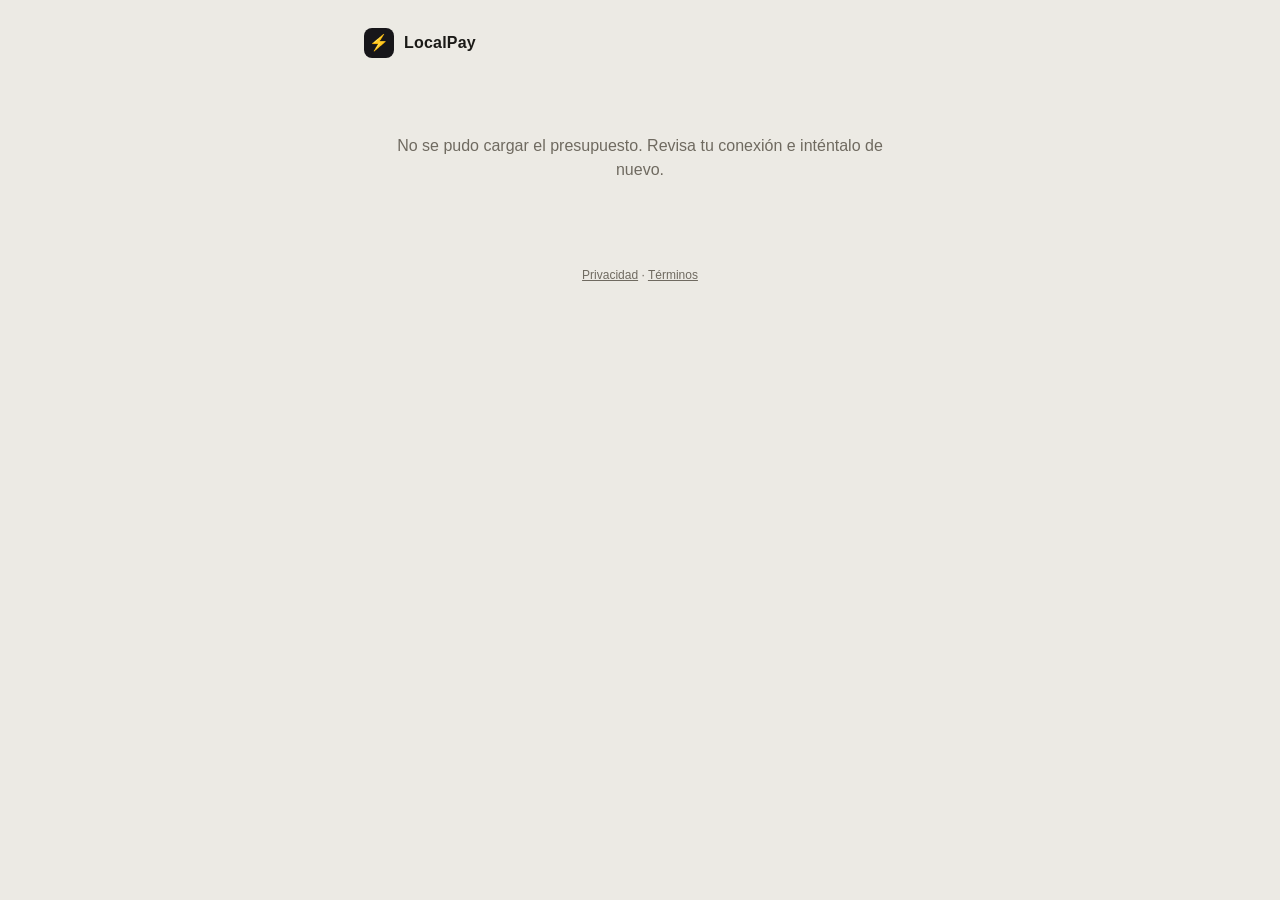
<file: p/index.html>
<!DOCTYPE html>
<html lang="es">
<head>
<meta charset="UTF-8">
<meta name="viewport" content="width=device-width, initial-scale=1, viewport-fit=cover">
<meta name="robots" content="noindex">
<title>Presupuesto · LocalPay</title>
<style>
  :root{
    --ink:#1b1a17; --muted:#6f6a60; --paper:#ffffff; --bg:#eceae4;
    --line:#e4e1d9; --accent:#7a5c00; --accent-soft:#f3ecd6;
    --ok:#1e7d46; --no:#b23a2e;
  }
  *{box-sizing:border-box}
  html,body{margin:0}
  body{
    background:var(--bg); color:var(--ink);
    font-family:-apple-system,BlinkMacSystemFont,"Segoe UI",Inter,Roboto,Helvetica,Arial,sans-serif;
    line-height:1.5; -webkit-font-smoothing:antialiased;
    padding:24px 16px 120px; display:flex; justify-content:center;
  }
  .wrap{width:100%; max-width:560px}
  .brand{display:flex; align-items:center; gap:10px; margin:4px 4px 16px}
  .brand .mark{width:30px; height:30px; border-radius:8px; background:#17161a; color:#fff;
    display:grid; place-items:center; font-size:16px}
  .brand .name{font-weight:700; letter-spacing:.2px}
  .doc{background:var(--paper); border:1px solid var(--line); border-radius:16px; overflow:hidden}
  .doc-head{padding:22px 22px 18px; border-bottom:1px solid var(--line)}
  .kicker{font-size:13px; color:var(--muted); margin:0 0 4px}
  .comercio{font-size:22px; font-weight:750; margin:0; letter-spacing:-.01em}
  .concepto{margin:8px 0 0; color:var(--muted)}
  .estado{display:inline-block; margin-top:14px; font-size:12.5px; font-weight:650;
    padding:5px 11px; border-radius:999px; background:var(--accent-soft); color:var(--accent)}
  .estado.ok{background:#e4f3ea; color:var(--ok)} .estado.no{background:#f7e6e4; color:var(--no)}
  .estado.gris{background:#efeee9; color:var(--muted)}
  .lines{padding:6px 22px}
  .line{display:flex; justify-content:space-between; gap:14px; padding:13px 0; border-bottom:1px solid var(--line)}
  .line:last-child{border-bottom:0}
  .line .desc{flex:1}
  .line .desc small{display:block; color:var(--muted); font-size:12.5px; margin-top:2px}
  .line .imp{font-variant-numeric:tabular-nums; white-space:nowrap}
  .tot{padding:16px 22px 22px; background:#faf9f6}
  .tot .row{display:flex; justify-content:space-between; padding:4px 0; color:var(--muted); font-size:14px; font-variant-numeric:tabular-nums}
  .tot .row.total{margin-top:8px; padding-top:12px; border-top:1px solid var(--line);
    color:var(--ink); font-size:20px; font-weight:750}
  .meta{color:var(--muted); font-size:13px; margin:16px 4px 0}
  .bar{position:fixed; left:0; right:0; bottom:0; background:rgba(255,255,255,.94);
    backdrop-filter:blur(8px); border-top:1px solid var(--line); padding:12px 16px calc(12px + env(safe-area-inset-bottom));
    display:flex; gap:10px; justify-content:center}
  .bar .inner{width:100%; max-width:560px; display:flex; gap:10px}
  button{font:inherit; cursor:pointer; border-radius:11px; padding:14px 16px; font-weight:700; border:1px solid transparent}
  button:disabled{opacity:.55; cursor:default}
  .accept{flex:2; background:var(--accent); color:#fff}
  .accept:hover{background:#654c00}
  .reject{flex:1; background:transparent; border-color:var(--line); color:var(--ink)}
  .reject:hover{border-color:var(--no); color:var(--no)}
  .center{text-align:center; color:var(--muted); padding:60px 20px}
  .banner{background:var(--paper); border:1px solid var(--line); border-radius:14px; padding:16px 18px; margin-top:14px}
  .banner b{color:var(--ink)}
  a.link{color:var(--accent)}
  :focus-visible{outline:2px solid var(--accent); outline-offset:2px}
  @media (prefers-reduced-motion:reduce){*{transition:none!important}}
</style>
</head>
<body>
  <div class="wrap">
    <div class="brand"><span class="mark">⚡</span><span class="name">LocalPay</span></div>
    <div id="app"><div class="center">Cargando presupuesto…</div></div>
    <p class="meta" id="meta"></p>
    <p style="text-align:center;color:var(--muted);font-size:12px;margin-top:24px"><a href="https://pagolocal.xyz/privacy.html" style="color:var(--muted)">Privacidad</a> · <a href="https://pagolocal.xyz/terms.html" style="color:var(--muted)">Términos</a></p>
  </div>
  <div class="bar" id="bar" style="display:none"><div class="inner">
    <button class="reject" id="btn-no">Rechazar</button>
    <button class="accept" id="btn-si">Aceptar presupuesto</button>
  </div></div>

<script>
  var API = 'https://localpay-backend-production.up.railway.app';
  var token = new URLSearchParams(location.search).get('t')
           || (location.pathname.split('/').filter(Boolean).pop() || '');
  var app = document.getElementById('app'), bar = document.getElementById('bar'), meta = document.getElementById('meta');

  function esc(s){ return String(s==null?'':s).replace(/[&<>"']/g, function(c){
    return {'&':'&amp;','<':'&lt;','>':'&gt;','"':'&quot;',"'":'&#39;'}[c]; }); }
  function eur(n){ return (Number(n)||0).toLocaleString('es-ES',{minimumFractionDigits:2,maximumFractionDigits:2}) + ' €'; }
  function estadoUI(e){
    var m = { enviado:['Pendiente de tu respuesta',''], aceptado:['Aceptado','ok'], cobrado:['Pagado','ok'],
              rechazado:['Rechazado','no'], vencido:['Caducado','gris'] };
    return m[e] || [e,'gris'];
  }

  function pintar(p, lineas){
    var eu = estadoUI(p.estado);
    var lh = (lineas||[]).map(function(l){
      return '<div class="line"><div class="desc">'+esc(l.descripcion)+
        '<small>'+ (Number(l.cantidad)||0) +' × '+eur(l.precio_unitario)+'</small></div>'+
        '<div class="imp">'+eur(l.importe)+'</div></div>';
    }).join('') || '<div class="line"><div class="desc">Sin líneas.</div></div>';

    var totRows = '';
    if (Number(p.descuento) > 0) totRows += '<div class="row"><span>Descuento</span><span>−'+eur(p.descuento)+'</span></div>';
    totRows += '<div class="row"><span>Base'+(p.iva_porcentaje!=null?' + IVA '+p.iva_porcentaje+'%':'')+'</span><span>'+eur(p.base)+'</span></div>';
    if (Number(p.iva) > 0) totRows += '<div class="row"><span>IVA</span><span>'+eur(p.iva)+'</span></div>';
    totRows += '<div class="row total"><span>Total</span><span>'+eur(p.total)+'</span></div>';

    app.innerHTML =
      '<div class="doc">'+
        '<div class="doc-head">'+
          '<p class="kicker">Presupuesto'+(p.numero?' · '+esc(p.numero):'')+'</p>'+
          '<h1 class="comercio">'+esc(p.comercio_nombre||'')+'</h1>'+
          (p.concepto?'<p class="concepto">'+esc(p.concepto)+'</p>':'')+
          '<span class="estado '+eu[1]+'">'+eu[0]+'</span>'+
        '</div>'+
        '<div class="lines">'+lh+'</div>'+
        '<div class="tot">'+totRows+'</div>'+
      '</div>'+
      (p.valido_hasta ? '<p class="meta">Válido hasta el '+esc(String(p.valido_hasta).slice(0,10))+'.</p>' : '');

    if (p.estado === 'enviado') {
      bar.style.display = 'flex';
      document.getElementById('btn-si').onclick = function(){ responder('aceptar'); };
      document.getElementById('btn-no').onclick = function(){ if (confirm('¿Rechazar este presupuesto?')) responder('rechazar'); };
    } else {
      bar.style.display = 'none';
      cerrar(p.estado);
    }
  }

  function cerrar(estado){
    var msg = '';
    if (estado === 'aceptado') msg = '<b>Has aceptado el presupuesto.</b> El profesional se pondrá en contacto contigo para el cobro.';
    else if (estado === 'cobrado') msg = '<b>Presupuesto pagado.</b> ¡Gracias!';
    else if (estado === 'rechazado') msg = 'Has rechazado este presupuesto.';
    else if (estado === 'vencido') msg = 'Este presupuesto ha caducado. Pide al profesional que te envíe uno nuevo.';
    if (msg) { var d = document.createElement('div'); d.className = 'banner'; d.innerHTML = msg; app.appendChild(d); }
  }

  function responder(accion){
    var si = document.getElementById('btn-si'), no = document.getElementById('btn-no');
    si.disabled = true; no.disabled = true; si.textContent = 'Enviando…';
    fetch(API + '/api/p/' + encodeURIComponent(token) + '/' + accion, { method:'POST', headers:{'Content-Type':'application/json'}, body:'{}' })
      .then(function(r){ return r.json().then(function(d){ return { ok:r.ok, d:d }; }); })
      .then(function(res){
        if (!res.ok) throw new Error((res.d && res.d.error) || 'No se pudo completar');
        bar.style.display = 'none';
        cerrar(accion === 'aceptar' ? 'aceptado' : 'rechazado');
      })
      .catch(function(e){
        si.disabled = false; no.disabled = false; si.textContent = 'Aceptar presupuesto';
        meta.textContent = e.message || 'No se pudo completar la acción. Inténtalo de nuevo.';
      });
  }

  function cargar(){
    if (!token){ app.innerHTML = '<div class="center">Enlace no válido.</div>'; return; }
    fetch(API + '/api/p/' + encodeURIComponent(token))
      .then(function(r){ return r.json().then(function(d){ return { ok:r.ok, d:d }; }); })
      .then(function(res){
        if (!res.ok || !res.d || !res.d.presupuesto) { app.innerHTML = '<div class="center">Este presupuesto no está disponible.</div>'; return; }
        pintar(res.d.presupuesto, res.d.lineas);
      })
      .catch(function(){ app.innerHTML = '<div class="center">No se pudo cargar el presupuesto. Revisa tu conexión e inténtalo de nuevo.</div>'; });
  }
  cargar();
</script>
</body>
</html>
</file>
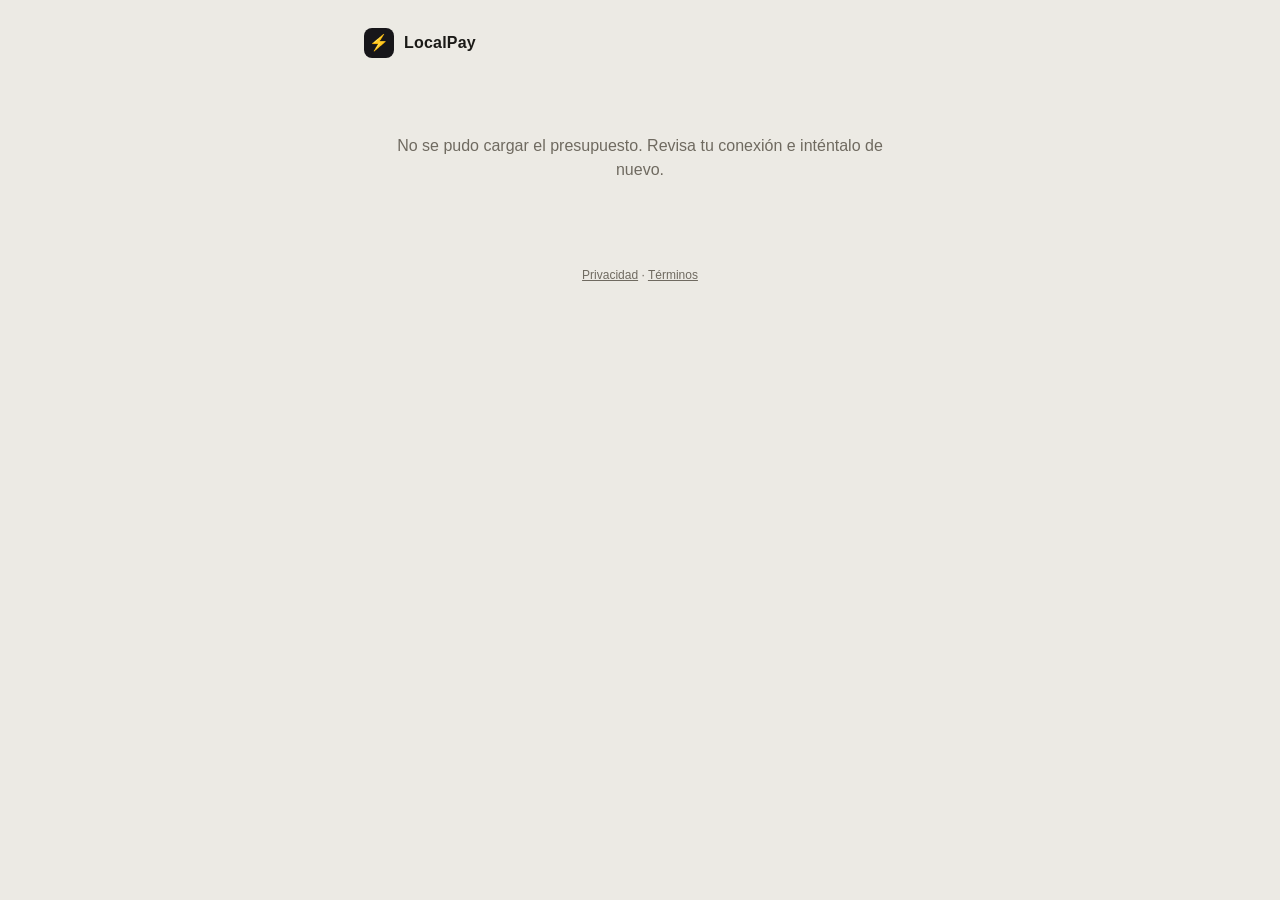
<file: web/p/index.html>
<!DOCTYPE html>
<html lang="es">
<head>
<meta charset="UTF-8">
<meta name="viewport" content="width=device-width, initial-scale=1, viewport-fit=cover">
<meta name="robots" content="noindex">
<title>Presupuesto · LocalPay</title>
<style>
  :root{
    --ink:#1b1a17; --muted:#6f6a60; --paper:#ffffff; --bg:#eceae4;
    --line:#e4e1d9; --accent:#7a5c00; --accent-soft:#f3ecd6;
    --ok:#1e7d46; --no:#b23a2e;
  }
  *{box-sizing:border-box}
  html,body{margin:0}
  body{
    background:var(--bg); color:var(--ink);
    font-family:-apple-system,BlinkMacSystemFont,"Segoe UI",Inter,Roboto,Helvetica,Arial,sans-serif;
    line-height:1.5; -webkit-font-smoothing:antialiased;
    padding:24px 16px 120px; display:flex; justify-content:center;
  }
  .wrap{width:100%; max-width:560px}
  .brand{display:flex; align-items:center; gap:10px; margin:4px 4px 16px}
  .brand .mark{width:30px; height:30px; border-radius:8px; background:#17161a; color:#fff;
    display:grid; place-items:center; font-size:16px}
  .brand .name{font-weight:700; letter-spacing:.2px}
  .doc{background:var(--paper); border:1px solid var(--line); border-radius:16px; overflow:hidden}
  .doc-head{padding:22px 22px 18px; border-bottom:1px solid var(--line)}
  .kicker{font-size:13px; color:var(--muted); margin:0 0 4px}
  .comercio{font-size:22px; font-weight:750; margin:0; letter-spacing:-.01em}
  .concepto{margin:8px 0 0; color:var(--muted)}
  .estado{display:inline-block; margin-top:14px; font-size:12.5px; font-weight:650;
    padding:5px 11px; border-radius:999px; background:var(--accent-soft); color:var(--accent)}
  .estado.ok{background:#e4f3ea; color:var(--ok)} .estado.no{background:#f7e6e4; color:var(--no)}
  .estado.gris{background:#efeee9; color:var(--muted)}
  .lines{padding:6px 22px}
  .line{display:flex; justify-content:space-between; gap:14px; padding:13px 0; border-bottom:1px solid var(--line)}
  .line:last-child{border-bottom:0}
  .line .desc{flex:1}
  .line .desc small{display:block; color:var(--muted); font-size:12.5px; margin-top:2px}
  .line .imp{font-variant-numeric:tabular-nums; white-space:nowrap}
  .tot{padding:16px 22px 22px; background:#faf9f6}
  .tot .row{display:flex; justify-content:space-between; padding:4px 0; color:var(--muted); font-size:14px; font-variant-numeric:tabular-nums}
  .tot .row.total{margin-top:8px; padding-top:12px; border-top:1px solid var(--line);
    color:var(--ink); font-size:20px; font-weight:750}
  .meta{color:var(--muted); font-size:13px; margin:16px 4px 0}
  .bar{position:fixed; left:0; right:0; bottom:0; background:rgba(255,255,255,.94);
    backdrop-filter:blur(8px); border-top:1px solid var(--line); padding:12px 16px calc(12px + env(safe-area-inset-bottom));
    display:flex; gap:10px; justify-content:center}
  .bar .inner{width:100%; max-width:560px; display:flex; gap:10px}
  button{font:inherit; cursor:pointer; border-radius:11px; padding:14px 16px; font-weight:700; border:1px solid transparent}
  button:disabled{opacity:.55; cursor:default}
  .accept{flex:2; background:var(--accent); color:#fff}
  .accept:hover{background:#654c00}
  .reject{flex:1; background:transparent; border-color:var(--line); color:var(--ink)}
  .reject:hover{border-color:var(--no); color:var(--no)}
  .center{text-align:center; color:var(--muted); padding:60px 20px}
  .banner{background:var(--paper); border:1px solid var(--line); border-radius:14px; padding:16px 18px; margin-top:14px}
  .banner b{color:var(--ink)}
  a.link{color:var(--accent)}
  :focus-visible{outline:2px solid var(--accent); outline-offset:2px}
  @media (prefers-reduced-motion:reduce){*{transition:none!important}}
</style>
</head>
<body>
  <div class="wrap">
    <div class="brand"><span class="mark">⚡</span><span class="name">LocalPay</span></div>
    <div id="app"><div class="center">Cargando presupuesto…</div></div>
    <p class="meta" id="meta"></p>
    <p style="text-align:center;color:var(--muted);font-size:12px;margin-top:24px"><a href="https://pagolocal.xyz/privacy.html" style="color:var(--muted)">Privacidad</a> · <a href="https://pagolocal.xyz/terms.html" style="color:var(--muted)">Términos</a></p>
  </div>
  <div class="bar" id="bar" style="display:none"><div class="inner">
    <button class="reject" id="btn-no">Rechazar</button>
    <button class="accept" id="btn-si">Aceptar presupuesto</button>
  </div></div>

<script>
  var API = 'https://localpay-backend-production.up.railway.app';
  var token = new URLSearchParams(location.search).get('t')
           || (location.pathname.split('/').filter(Boolean).pop() || '');
  var app = document.getElementById('app'), bar = document.getElementById('bar'), meta = document.getElementById('meta');

  function esc(s){ return String(s==null?'':s).replace(/[&<>"']/g, function(c){
    return {'&':'&amp;','<':'&lt;','>':'&gt;','"':'&quot;',"'":'&#39;'}[c]; }); }
  function eur(n){ return (Number(n)||0).toLocaleString('es-ES',{minimumFractionDigits:2,maximumFractionDigits:2}) + ' €'; }
  function estadoUI(e){
    var m = { enviado:['Pendiente de tu respuesta',''], aceptado:['Aceptado','ok'], cobrado:['Pagado','ok'],
              rechazado:['Rechazado','no'], vencido:['Caducado','gris'] };
    return m[e] || [e,'gris'];
  }

  function pintar(p, lineas){
    var eu = estadoUI(p.estado);
    var lh = (lineas||[]).map(function(l){
      return '<div class="line"><div class="desc">'+esc(l.descripcion)+
        '<small>'+ (Number(l.cantidad)||0) +' × '+eur(l.precio_unitario)+'</small></div>'+
        '<div class="imp">'+eur(l.importe)+'</div></div>';
    }).join('') || (p.pdf_url ? '' : '<div class="line"><div class="desc">Sin líneas.</div></div>');

    var totRows = '';
    if (Number(p.descuento) > 0) totRows += '<div class="row"><span>Descuento</span><span>−'+eur(p.descuento)+'</span></div>';
    totRows += '<div class="row"><span>Base'+(p.iva_porcentaje!=null?' + IVA '+p.iva_porcentaje+'%':'')+'</span><span>'+eur(p.base)+'</span></div>';
    if (Number(p.iva) > 0) totRows += '<div class="row"><span>IVA</span><span>'+eur(p.iva)+'</span></div>';
    totRows += '<div class="row total"><span>Total</span><span>'+eur(p.total)+'</span></div>';

    var logo = p.comercio_logo ? '<img src="'+esc(p.comercio_logo)+'" alt="" style="width:46px;height:46px;border-radius:10px;object-fit:cover;float:right;margin-left:12px">' : '';
    var pdfBtn = p.pdf_url ? '<div style="padding:'+(lh?'0':'4px')+' 22px 18px"><a href="'+esc(p.pdf_url)+'" target="_blank" rel="noopener" style="display:inline-block;color:var(--accent);font-weight:700;text-decoration:none;border:1px solid var(--line);border-radius:10px;padding:11px 15px">📄 Ver presupuesto en PDF</a></div>' : '';
    var cont = [];
    if (p.comercio_direccion) cont.push('📍 '+esc(p.comercio_direccion));
    if (p.comercio_telefono) cont.push('📞 '+esc(p.comercio_telefono));
    if (p.comercio_email) cont.push('✉️ '+esc(p.comercio_email));
    var contactoHtml = cont.length ? '<div class="banner" style="margin-top:14px"><div style="font-weight:700;color:var(--ink);margin-bottom:6px">'+esc(p.comercio_nombre||'')+'</div>'+cont.map(function(x){return '<div style="color:var(--muted);font-size:13px;line-height:1.8">'+x+'</div>';}).join('')+'</div>' : '';

    app.innerHTML =
      '<div class="doc">'+
        '<div class="doc-head">'+ logo +
          '<p class="kicker">Presupuesto'+(p.numero?' · '+esc(p.numero):'')+'</p>'+
          '<h1 class="comercio">'+esc(p.comercio_nombre||'')+'</h1>'+
          (p.concepto?'<p class="concepto">'+esc(p.concepto)+'</p>':'')+
          '<span class="estado '+eu[1]+'">'+eu[0]+'</span>'+
        '</div>'+
        '<div class="lines">'+lh+'</div>'+
        pdfBtn +
        '<div class="tot">'+totRows+'</div>'+
      '</div>'+
      contactoHtml +
      (p.valido_hasta ? '<p class="meta">Válido hasta el '+esc(String(p.valido_hasta).slice(0,10))+'.</p>' : '');

    if (p.estado === 'enviado') {
      bar.style.display = 'flex';
      document.getElementById('btn-si').onclick = function(){ responder('aceptar'); };
      document.getElementById('btn-no').onclick = function(){ if (confirm('¿Rechazar este presupuesto?')) responder('rechazar'); };
    } else {
      bar.style.display = 'none';
      cerrar(p.estado);
    }
  }

  function cerrar(estado){
    var msg = '';
    if (estado === 'aceptado') msg = '<b>Has aceptado el presupuesto.</b> El profesional se pondrá en contacto contigo para el cobro.';
    else if (estado === 'cobrado') msg = '<b>Presupuesto pagado.</b> ¡Gracias!';
    else if (estado === 'rechazado') msg = 'Has rechazado este presupuesto.';
    else if (estado === 'vencido') msg = 'Este presupuesto ha caducado. Pide al profesional que te envíe uno nuevo.';
    if (msg) { var d = document.createElement('div'); d.className = 'banner'; d.innerHTML = msg; app.appendChild(d); }
  }

  function responder(accion){
    var si = document.getElementById('btn-si'), no = document.getElementById('btn-no');
    si.disabled = true; no.disabled = true; si.textContent = 'Enviando…';
    fetch(API + '/api/p/' + encodeURIComponent(token) + '/' + accion, { method:'POST', headers:{'Content-Type':'application/json'}, body:'{}' })
      .then(function(r){ return r.json().then(function(d){ return { ok:r.ok, d:d }; }); })
      .then(function(res){
        if (!res.ok) throw new Error((res.d && res.d.error) || 'No se pudo completar');
        bar.style.display = 'none';
        cerrar(accion === 'aceptar' ? 'aceptado' : 'rechazado');
      })
      .catch(function(e){
        si.disabled = false; no.disabled = false; si.textContent = 'Aceptar presupuesto';
        meta.textContent = e.message || 'No se pudo completar la acción. Inténtalo de nuevo.';
      });
  }

  function cargar(){
    if (!token){ app.innerHTML = '<div class="center">Enlace no válido.</div>'; return; }
    fetch(API + '/api/p/' + encodeURIComponent(token))
      .then(function(r){ return r.json().then(function(d){ return { ok:r.ok, d:d }; }); })
      .then(function(res){
        if (!res.ok || !res.d || !res.d.presupuesto) { app.innerHTML = '<div class="center">Este presupuesto no está disponible.</div>'; return; }
        pintar(res.d.presupuesto, res.d.lineas);
      })
      .catch(function(){ app.innerHTML = '<div class="center">No se pudo cargar el presupuesto. Revisa tu conexión e inténtalo de nuevo.</div>'; });
  }
  cargar();
</script>
</body>
</html>
</file>
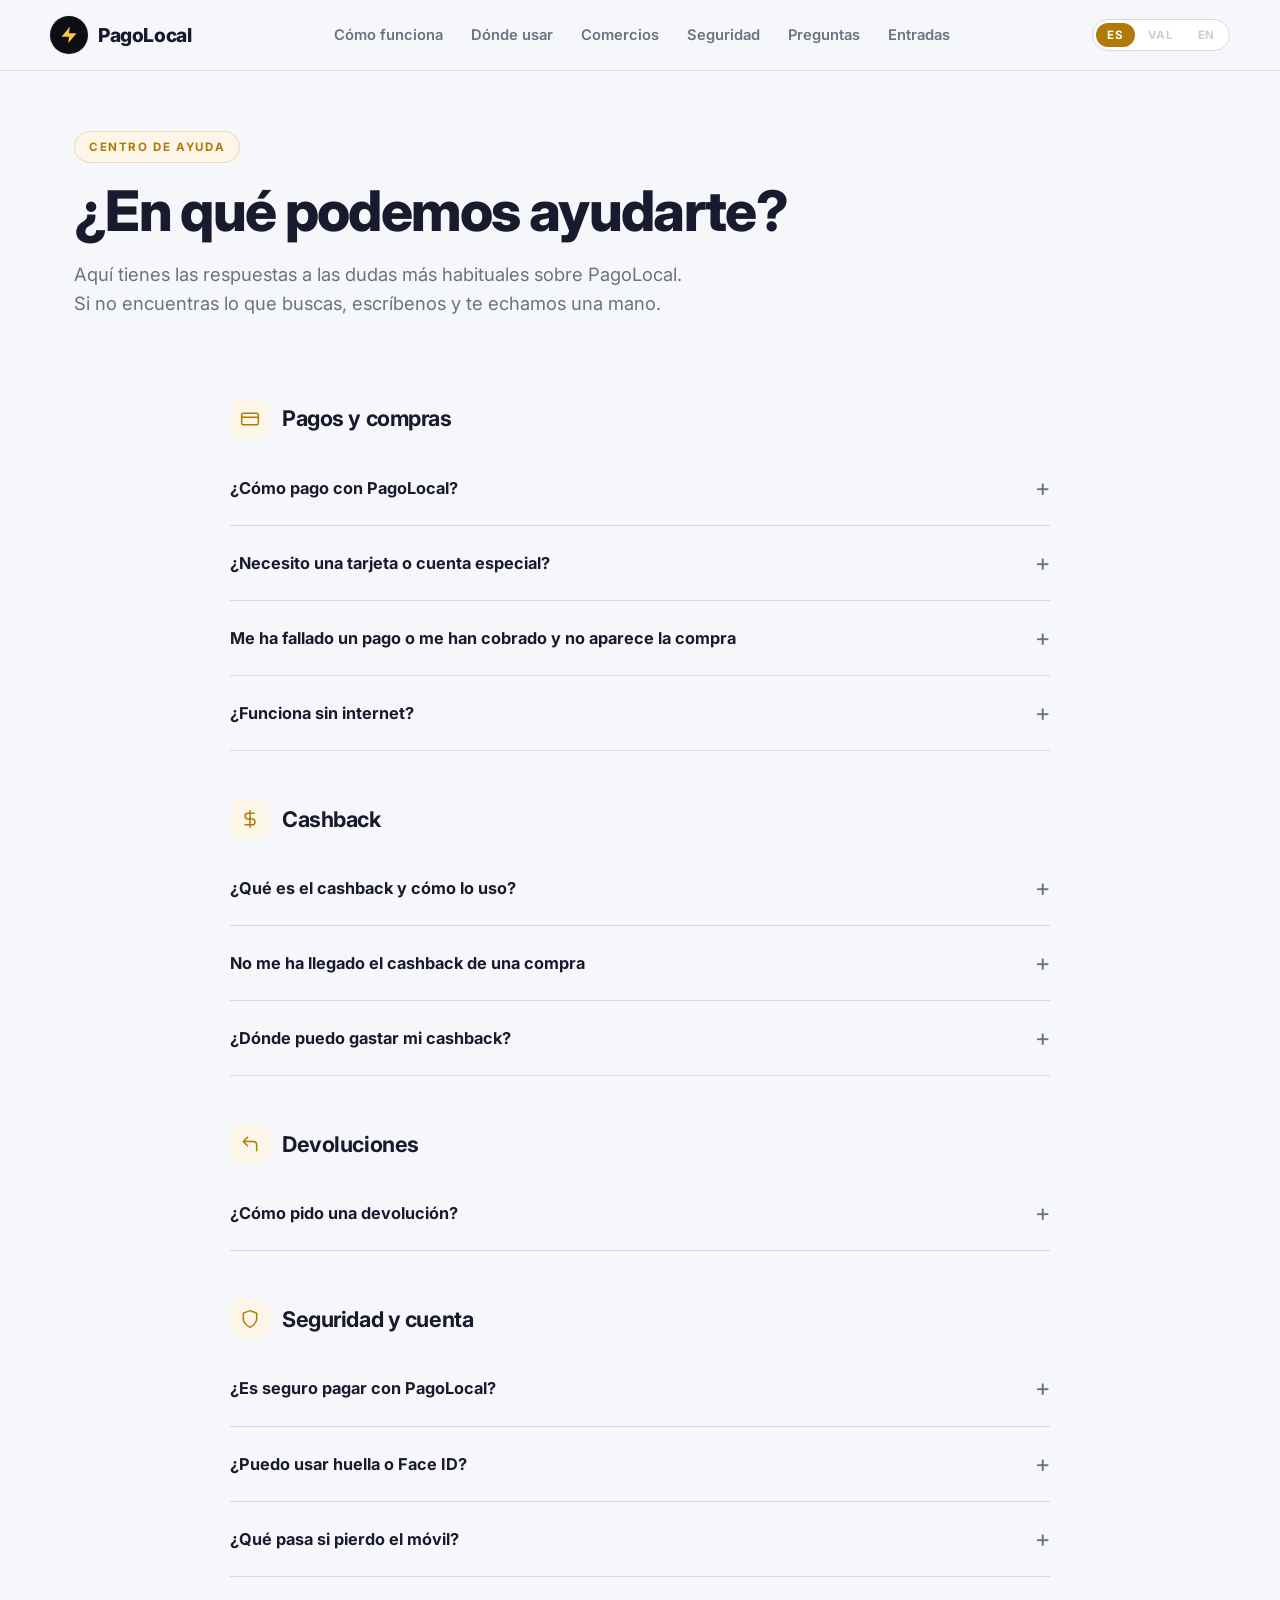
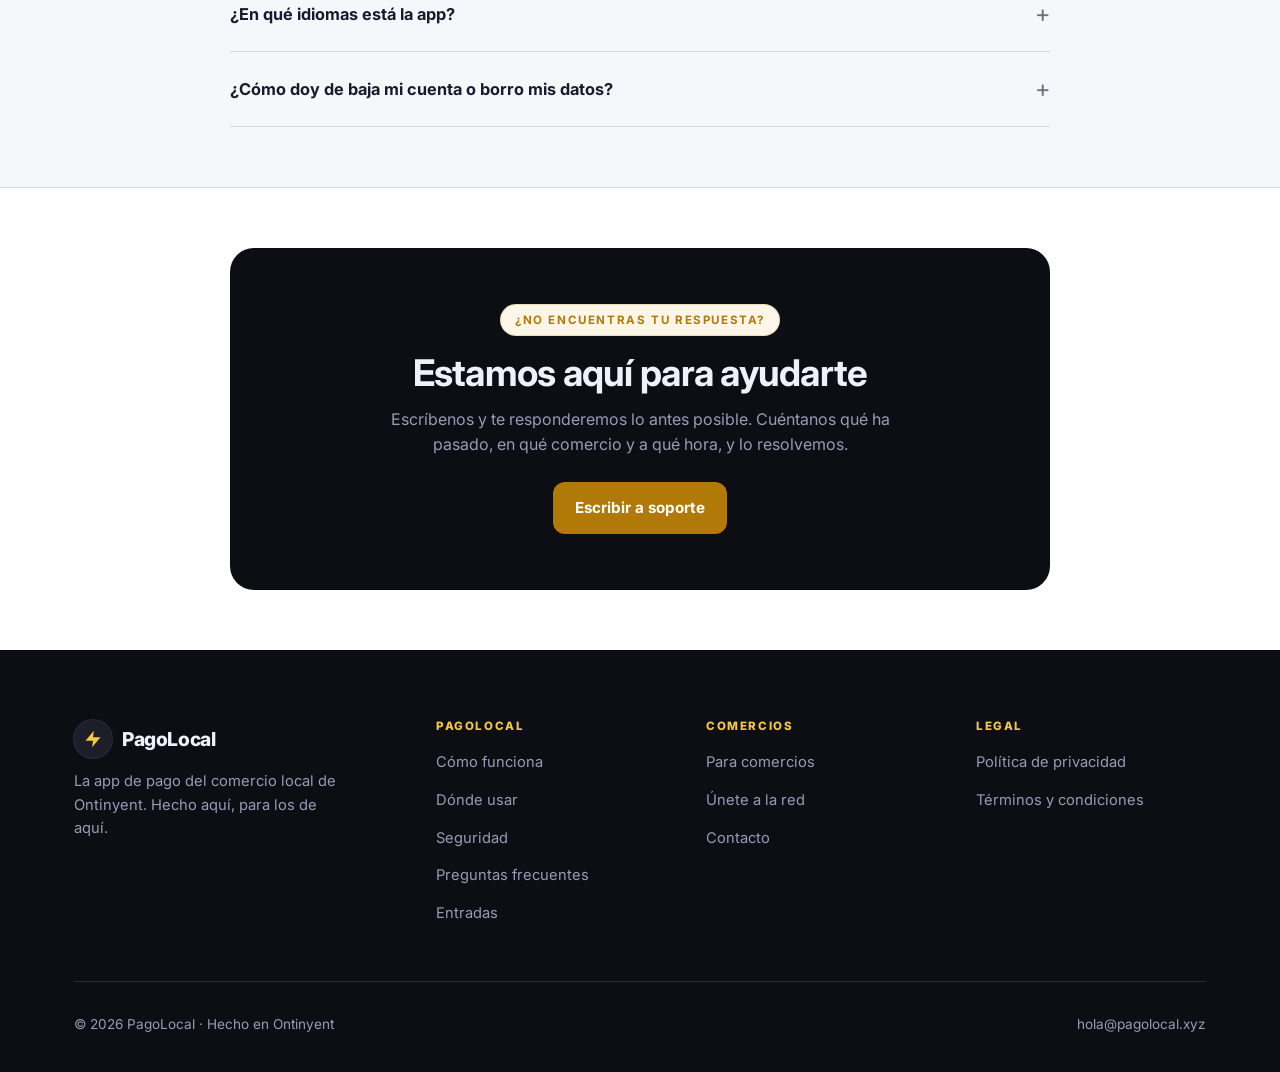
<file: ayuda.html>
<!DOCTYPE html>
<html lang="es">
<head>
  <meta charset="UTF-8" />
  <meta name="viewport" content="width=device-width, initial-scale=1.0" />
  <meta name="theme-color" content="#F5F7FB" />
  <meta name="color-scheme" content="light" />

  <!-- SEO -->
  <title>Centro de ayuda · PagoLocal</title>
  <meta name="description" content="Centro de ayuda de PagoLocal. Resuelve tus dudas sobre pagos con QR, cashback, devoluciones y seguridad en la app del comercio local de Ontinyent." />

  <!-- Open Graph -->
  <meta property="og:type" content="website" />
  <meta property="og:url" content="https://pagolocal.xyz/ayuda.html" />
  <meta property="og:title" content="Centro de ayuda · PagoLocal" />
  <meta property="og:description" content="Resuelve tus dudas sobre pagos, cashback, devoluciones y seguridad en PagoLocal." />
  <meta property="og:locale" content="es_ES" />

  <!-- Favicon: réplica del icono de Play Store (círculo oscuro + rayo dorado) -->
  <link rel="icon" type="image/svg+xml" href="data:image/svg+xml,%3Csvg xmlns='http://www.w3.org/2000/svg' viewBox='0 0 100 100'%3E%3Ccircle cx='50' cy='50' r='48' fill='%231A1A2E'/%3E%3Cpath d='M55 18 L29 56 h17 l-5 26 27-42 H51 l4-22 z' fill='%23F5C842'/%3E%3C/svg%3E" />

  <!-- Inter -->
  <link rel="preconnect" href="https://fonts.googleapis.com" />
  <link rel="preconnect" href="https://fonts.gstatic.com" crossorigin />
  <link href="https://fonts.googleapis.com/css2?family=Inter:wght@400;500;600;700;800&display=swap" rel="stylesheet" />

  <!-- Estilos compartidos -->
  <link rel="stylesheet" href="/styles.css" />

  <style>
    /* ============================================================
       Estilos específicos del centro de ayuda
       ============================================================ */

    /* HERO compacto */
    .help-hero {
      position: relative;
      padding: 60px 0 20px;
      overflow: hidden;
    }
    .help-hero .container { position: relative; z-index: 1; }
    .help-hero h1 { margin-bottom: var(--s-lg); max-width: 760px; }
    .help-hero .lead {
      font-size: 1.15rem;
      color: var(--muted);
      max-width: 620px;
      margin-bottom: 0;
    }

    /* SECCIÓN GENÉRICA */
    section { padding: 60px 0; }
    @media (max-width: 700px) { section { padding: 44px 0; } }

    /* GRUPOS DE PREGUNTAS */
    .help-group { max-width: 820px; margin: 0 auto 48px; }
    .help-group:last-of-type { margin-bottom: 0; }
    .help-group-title {
      font-family: var(--font-display);
      font-size: 1.35rem;
      font-weight: 700;
      color: var(--text);
      margin: 0 0 var(--s-md);
      display: flex;
      align-items: center;
      gap: 12px;
    }
    .help-group-title .ic {
      width: 40px; height: 40px;
      flex: 0 0 40px;
      background: var(--accent-tint);
      color: var(--accent);
      border-radius: var(--r-md);
      display: grid;
      place-items: center;
    }
    .help-group-title .ic svg { width: 20px; height: 20px; }

    /* Acordeón (réplica del FAQ de la home) */
    .faq-list { max-width: 820px; margin: 0 auto; }
    .faq-item {
      border-bottom: 1px solid var(--border);
      padding: var(--s-sm) 0;
    }
    .faq-item summary {
      list-style: none;
      cursor: pointer;
      padding: var(--s-lg) 0;
      font-weight: 700;
      font-size: 1.02rem;
      color: var(--text);
      display: flex;
      justify-content: space-between;
      align-items: center;
      gap: 20px;
      transition: color .15s ease;
    }
    .faq-item summary:hover { color: var(--accent); }
    .faq-item summary::-webkit-details-marker { display: none; }
    .faq-item summary::after {
      content: "+";
      font-size: 1.5rem;
      font-weight: 400;
      color: var(--muted);
      transition: transform .2s ease, color .2s ease;
      line-height: 1;
      flex: 0 0 auto;
    }
    .faq-item[open] summary::after { transform: rotate(45deg); color: var(--accent); }
    .faq-answer {
      padding: 0 0 var(--s-lg);
      color: var(--muted);
      max-width: 720px;
    }
    .faq-answer p { margin: 0 0 var(--s-md); color: var(--muted); }
    .faq-answer p:last-child { margin: 0; }
    .faq-answer a {
      color: var(--accent);
      text-decoration: underline;
      text-decoration-thickness: 1px;
      text-underline-offset: 3px;
    }

    /* BLOQUE DE CONTACTO */
    .help-contact { background: var(--surface); border-top: 1px solid var(--border); }
    .help-contact-card {
      max-width: 820px;
      margin: 0 auto;
      text-align: center;
      background: var(--dark-bg);
      border-radius: var(--r-xl);
      padding: 56px var(--s-xl);
      position: relative;
      overflow: hidden;
    }
    .help-contact-card .eyebrow { position: relative; }
    .help-contact-card h2 { color: var(--dark-text); margin-bottom: var(--s-md); position: relative; }
    .help-contact-card p { color: var(--dark-muted); max-width: 520px; margin: 0 auto var(--s-xl); position: relative; }
    .help-contact-card .btn-primary { position: relative; }
  </style>
</head>
<body>

  <!-- =================== HEADER =================== -->
  <header class="site-header">
    <div class="container nav">
      <a href="/" class="logo">
        <span class="logo-mark">
          <svg viewBox="0 0 24 24" fill="currentColor" aria-hidden="true">
            <path d="M13 2L3 14h9l-1 8 10-12h-9l1-8z"/>
          </svg>
        </span>
        <span>PagoLocal</span>
      </a>

      <ul class="nav-links" id="navLinks">
        <li><a href="/#como-funciona" data-i18n="nav.how"></a></li>
        <li><a href="/#donde-usar"    data-i18n="nav.where"></a></li>
        <li><a href="/#comercios"     data-i18n="nav.merchants"></a></li>
        <li><a href="/#seguridad"     data-i18n="nav.security"></a></li>
        <li><a href="/#faq"           data-i18n="nav.faq"></a></li>
        <li><a href="/entradas.html"  data-i18n="nav.entradas"></a></li>
      </ul>

      <div class="nav-right">
        <div class="lang-switch" role="tablist" aria-label="Idioma">
          <button data-lang="es" class="active">ES</button>
          <button data-lang="val" disabled title="Próximamente">VAL</button>
          <button data-lang="en"  disabled title="Próximamente">EN</button>
        </div>
        <button class="menu-toggle" id="menuToggle" aria-label="Menú">
          <svg viewBox="0 0 24 24" fill="none" stroke="currentColor" stroke-width="2"><line x1="3" y1="6" x2="21" y2="6"/><line x1="3" y1="12" x2="21" y2="12"/><line x1="3" y1="18" x2="21" y2="18"/></svg>
        </button>
      </div>
    </div>
  </header>

  <!-- =================== HERO =================== -->
  <section class="help-hero">
    <div class="container">
      <span class="eyebrow" data-i18n="help.eyebrow"></span>
      <h1 data-i18n="help.title"></h1>
      <p class="lead" data-i18n="help.lead"></p>
    </div>
  </section>

  <!-- =================== PREGUNTAS =================== -->
  <section>
    <div class="container">

      <!-- Grupo 1 · Pagos y compras -->
      <div class="help-group">
        <h3 class="help-group-title">
          <span class="ic">
            <svg viewBox="0 0 24 24" fill="none" stroke="currentColor" stroke-width="1.8" stroke-linecap="round" stroke-linejoin="round"><rect x="2" y="5" width="20" height="14" rx="2"/><line x1="2" y1="10" x2="22" y2="10"/></svg>
          </span>
          <span data-i18n="help.g1.title"></span>
        </h3>
        <div class="faq-list">
          <details class="faq-item"><summary data-i18n="help.g1.q1.q"></summary><div class="faq-answer"><p data-i18n="help.g1.q1.a"></p></div></details>
          <details class="faq-item"><summary data-i18n="help.g1.q2.q"></summary><div class="faq-answer"><p data-i18n="help.g1.q2.a"></p></div></details>
          <details class="faq-item"><summary data-i18n="help.g1.q3.q"></summary><div class="faq-answer"><p data-i18n-html="help.g1.q3.a"></p></div></details>
          <details class="faq-item"><summary data-i18n="help.g1.q4.q"></summary><div class="faq-answer"><p data-i18n="help.g1.q4.a"></p></div></details>
        </div>
      </div>

      <!-- Grupo 2 · Cashback -->
      <div class="help-group">
        <h3 class="help-group-title">
          <span class="ic">
            <svg viewBox="0 0 24 24" fill="none" stroke="currentColor" stroke-width="1.8" stroke-linecap="round" stroke-linejoin="round"><path d="M12 2v20M17 5H9.5a3.5 3.5 0 0 0 0 7h5a3.5 3.5 0 0 1 0 7H6"/></svg>
          </span>
          <span data-i18n="help.g2.title"></span>
        </h3>
        <div class="faq-list">
          <details class="faq-item"><summary data-i18n="help.g2.q1.q"></summary><div class="faq-answer"><p data-i18n="help.g2.q1.a"></p></div></details>
          <details class="faq-item"><summary data-i18n="help.g2.q2.q"></summary><div class="faq-answer"><p data-i18n-html="help.g2.q2.a"></p></div></details>
          <details class="faq-item"><summary data-i18n="help.g2.q3.q"></summary><div class="faq-answer"><p data-i18n="help.g2.q3.a"></p></div></details>
        </div>
      </div>

      <!-- Grupo 3 · Devoluciones -->
      <div class="help-group">
        <h3 class="help-group-title">
          <span class="ic">
            <svg viewBox="0 0 24 24" fill="none" stroke="currentColor" stroke-width="1.8" stroke-linecap="round" stroke-linejoin="round"><polyline points="9 14 4 9 9 4"/><path d="M20 20v-7a4 4 0 0 0-4-4H4"/></svg>
          </span>
          <span data-i18n="help.g3.title"></span>
        </h3>
        <div class="faq-list">
          <details class="faq-item"><summary data-i18n="help.g3.q1.q"></summary><div class="faq-answer"><p data-i18n="help.g3.q1.a"></p></div></details>
        </div>
      </div>

      <!-- Grupo 4 · Seguridad y cuenta -->
      <div class="help-group">
        <h3 class="help-group-title">
          <span class="ic">
            <svg viewBox="0 0 24 24" fill="none" stroke="currentColor" stroke-width="1.8" stroke-linecap="round" stroke-linejoin="round"><path d="M12 22s8-4 8-10V5l-8-3-8 3v7c0 6 8 10 8 10z"/></svg>
          </span>
          <span data-i18n="help.g4.title"></span>
        </h3>
        <div class="faq-list">
          <details class="faq-item"><summary data-i18n="help.g4.q1.q"></summary><div class="faq-answer"><p data-i18n="help.g4.q1.a"></p></div></details>
          <details class="faq-item"><summary data-i18n="help.g4.q2.q"></summary><div class="faq-answer"><p data-i18n="help.g4.q2.a"></p></div></details>
          <details class="faq-item"><summary data-i18n="help.g4.q3.q"></summary><div class="faq-answer"><p data-i18n-html="help.g4.q3.a"></p></div></details>
          <details class="faq-item"><summary data-i18n="help.g4.q4.q"></summary><div class="faq-answer"><p data-i18n="help.g4.q4.a"></p></div></details>
          <details class="faq-item"><summary data-i18n="help.g4.q5.q"></summary><div class="faq-answer"><p data-i18n-html="help.g4.q5.a"></p></div></details>
        </div>
      </div>

    </div>
  </section>

  <!-- =================== CONTACTO =================== -->
  <section class="help-contact">
    <div class="container">
      <div class="help-contact-card">
        <span class="eyebrow" data-i18n="help.contact.eyebrow"></span>
        <h2 data-i18n="help.contact.title"></h2>
        <p data-i18n="help.contact.lead"></p>
        <a class="btn btn-primary" data-i18n="help.contact.cta"
           href="mailto:soporte@pagolocal.xyz?subject=Necesito%20ayuda%20con%20PagoLocal"></a>
      </div>
    </div>
  </section>

  <!-- =================== FOOTER =================== -->
  <footer class="site-footer">
    <div class="container">
      <div class="footer-grid">
        <div class="footer-brand">
          <a href="/" class="logo">
            <span class="logo-mark">
              <svg viewBox="0 0 24 24" fill="currentColor" aria-hidden="true">
                <path d="M13 2L3 14h9l-1 8 10-12h-9l1-8z"/>
              </svg>
            </span>
            <span>PagoLocal</span>
          </a>
          <p data-i18n="footer.tagline"></p>
        </div>
        <div class="footer-col">
          <h4 data-i18n="footer.col1.title"></h4>
          <ul>
            <li><a href="/#como-funciona"  data-i18n="footer.col1.l1"></a></li>
            <li><a href="/#donde-usar"     data-i18n="footer.col1.l2"></a></li>
            <li><a href="/#seguridad"      data-i18n="footer.col1.l3"></a></li>
            <li><a href="/#faq"            data-i18n="footer.col1.l4"></a></li>
            <li><a href="/entradas.html"   data-i18n="footer.col1.l5"></a></li>
          </ul>
        </div>
        <div class="footer-col">
          <h4 data-i18n="footer.col2.title"></h4>
          <ul>
            <li><a href="/#comercios"                                                      data-i18n="footer.col2.l1"></a></li>
            <li><a href="mailto:hola@pagolocal.xyz?subject=Quiero%20unir%20mi%20negocio%20a%20PagoLocal" data-i18n="footer.col2.l2"></a></li>
            <li><a href="mailto:hola@pagolocal.xyz"                                         data-i18n="footer.col2.l3"></a></li>
          </ul>
        </div>
        <div class="footer-col">
          <h4 data-i18n="footer.col3.title"></h4>
          <ul>
            <li><a href="/privacy.html" data-i18n="footer.col3.l1"></a></li>
            <li><a href="/terms.html"   data-i18n="footer.col3.l2"></a></li>
          </ul>
        </div>
      </div>
      <div class="footer-bottom">
        <span>© <span id="year"></span> PagoLocal · <span data-i18n="footer.madeIn"></span></span>
        <span><a href="mailto:hola@pagolocal.xyz">hola@pagolocal.xyz</a></span>
      </div>
    </div>
  </footer>

  <script>
  /* ==============================================================
     SISTEMA DE TRADUCCIONES (i18n) — mismo motor que la landing.
     'es' completo. 'val' y 'en' vacíos: cuando la web tenga el
     switcher activo, se rellenan aquí y funcionan sin tocar el HTML.
     ============================================================== */
  const I18N = {
    es: {
      nav: { how: "Cómo funciona", where: "Dónde usar", merchants: "Comercios", security: "Seguridad", faq: "Preguntas", entradas: "Entradas" },

      help: {
        eyebrow: "Centro de ayuda",
        title:   "¿En qué podemos ayudarte?",
        lead:    "Aquí tienes las respuestas a las dudas más habituales sobre PagoLocal. Si no encuentras lo que buscas, escríbenos y te echamos una mano.",

        g1: {
          title: "Pagos y compras",
          q1: { q: "¿Cómo pago con PagoLocal?",
                a: "Abre la app, pulsa en escanear y apunta al QR del comercio. Confirma el importe y paga con tu huella o Face ID. El pago se hace al instante y, además, ganas cashback en cada compra." },
          q2: { q: "¿Necesito una tarjeta o cuenta especial?",
                a: "No. PagoLocal funciona con cualquier tarjeta de débito o crédito española que ya tengas. Se vincula a la app de forma segura y los datos nunca se guardan en tu móvil." },
          q3: { q: "Me ha fallado un pago o me han cobrado y no aparece la compra",
                a: "Primero comprueba en tu banco si el cargo se ha realizado de verdad. Si te han cobrado pero no ves la compra en la app, escríbenos a <a href=\"mailto:soporte@pagolocal.xyz\">soporte@pagolocal.xyz</a> con la hora, el importe y el comercio, y lo revisamos enseguida." },
          q4: { q: "¿Funciona sin internet?",
                a: "No. PagoLocal necesita conexión a internet (datos móviles o WiFi) para realizar pagos, porque cada operación se procesa al instante con tu banco." }
        },

        g2: {
          title: "Cashback",
          q1: { q: "¿Qué es el cashback y cómo lo uso?",
                a: "Es dinero que recuperas en cada compra para volver a gastar en el comercio local. Se acumula solo en tu saldo y lo ves en la pantalla de inicio. La próxima vez que pagues en un comercio que acepte saldo, puedes usarlo." },
          q2: { q: "No me ha llegado el cashback de una compra",
                a: "El cashback se abona al confirmarse el pago. Si no lo ves, cierra y vuelve a abrir la app para refrescar. Si pasados unos minutos sigue sin aparecer, escríbenos a <a href=\"mailto:soporte@pagolocal.xyz\">soporte@pagolocal.xyz</a> indicando la fecha y el comercio." },
          q3: { q: "¿Dónde puedo gastar mi cashback?",
                a: "En cualquier comercio PagoLocal que tenga activada la opción de aceptar saldo. Lo verás claramente indicado al elegir cómo pagar." }
        },

        g3: {
          title: "Devoluciones",
          q1: { q: "¿Cómo pido una devolución?",
                a: "Las devoluciones las gestiona el comercio donde compraste. Habla con ellos: generarán un QR de reembolso que escaneas con tu app para recuperar el importe. El saldo se ajusta automáticamente." }
        },

        g4: {
          title: "Seguridad y cuenta",
          q1: { q: "¿Es seguro pagar con PagoLocal?",
                a: "Sí. Los pagos se procesan a través de Cecabank, una de las pasarelas bancarias más usadas en España. PagoLocal no almacena los datos de tu tarjeta y cumple la normativa europea de pagos (PSD2)." },
          q2: { q: "¿Puedo usar huella o Face ID?",
                a: "Sí. Actívalo desde tu perfil para entrar en la app y confirmar tus pagos sin escribir la contraseña." },
          q3: { q: "¿Qué pasa si pierdo el móvil?",
                a: "Tu dinero está a salvo: nadie puede acceder a la app sin tu huella o Face ID. Si quieres dar de baja tu cuenta, escríbenos a <a href=\"mailto:soporte@pagolocal.xyz\">soporte@pagolocal.xyz</a>." },
          q4: { q: "¿En qué idiomas está la app?",
                a: "En español, valencià e inglés. Puedes cambiar el idioma desde los ajustes de la app." },
          q5: { q: "¿Cómo doy de baja mi cuenta o borro mis datos?",
                a: "Escríbenos a <a href=\"mailto:soporte@pagolocal.xyz\">soporte@pagolocal.xyz</a> desde el email de tu cuenta y tramitaremos la baja y el borrado de tus datos conforme al RGPD." }
        },

        contact: {
          eyebrow: "¿No encuentras tu respuesta?",
          title:   "Estamos aquí para ayudarte",
          lead:    "Escríbenos y te responderemos lo antes posible. Cuéntanos qué ha pasado, en qué comercio y a qué hora, y lo resolvemos.",
          cta:     "Escribir a soporte"
        }
      },

      footer: {
        tagline: "La app de pago del comercio local de Ontinyent. Hecho aquí, para los de aquí.",
        col1: { title: "PagoLocal",  l1: "Cómo funciona", l2: "Dónde usar",       l3: "Seguridad",      l4: "Preguntas frecuentes", l5: "Entradas" },
        col2: { title: "Comercios",  l1: "Para comercios", l2: "Únete a la red",  l3: "Contacto" },
        col3: { title: "Legal",      l1: "Política de privacidad", l2: "Términos y condiciones" },
        madeIn: "Hecho en Ontinyent"
      }
    },

    val: {},
    en:  {}
  };

  let currentLang = 'es';

  function t(key) {
    const path = key.split('.');
    let val = I18N[currentLang];
    for (const p of path) val = val && val[p];
    if (val === undefined || val === null || val === '') {
      val = I18N.es;
      for (const p of path) val = val && val[p];
    }
    return val ?? '';
  }

  function applyLang() {
    document.documentElement.lang = currentLang === 'val' ? 'ca' : currentLang;
    document.querySelectorAll('[data-i18n]').forEach(el => {
      el.textContent = t(el.dataset.i18n);
    });
    document.querySelectorAll('[data-i18n-html]').forEach(el => {
      el.innerHTML = t(el.dataset.i18nHtml);
    });
    document.querySelectorAll('.lang-switch button').forEach(b => {
      b.classList.toggle('active', b.dataset.lang === currentLang);
    });
  }

  document.querySelectorAll('.lang-switch button').forEach(btn => {
    btn.addEventListener('click', () => {
      if (btn.disabled) return;
      currentLang = btn.dataset.lang;
      applyLang();
    });
  });

  applyLang();

  /* MENÚ MÓVIL */
  document.getElementById('menuToggle').addEventListener('click', () => {
    document.getElementById('navLinks').classList.toggle('open');
  });
  document.querySelectorAll('#navLinks a').forEach(a => {
    a.addEventListener('click', () => document.getElementById('navLinks').classList.remove('open'));
  });

  document.getElementById('year').textContent = new Date().getFullYear();
  </script>
</body>
</html>
</file>
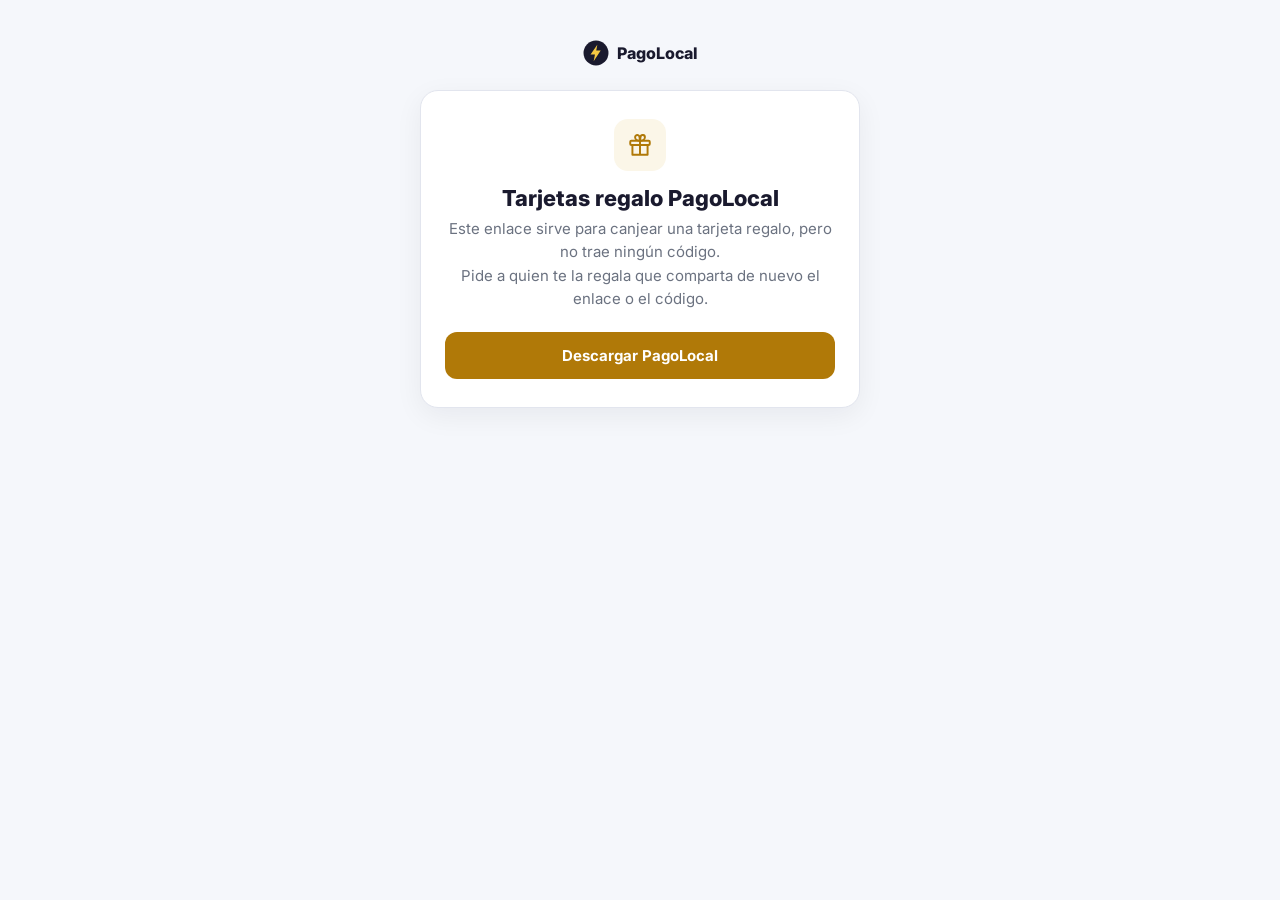
<file: canjear.html>
<!DOCTYPE html>
<html lang="es">
<head>
<meta charset="utf-8">
<meta name="viewport" content="width=device-width, initial-scale=1">
<title>Canjear tarjeta regalo · PagoLocal</title>
<meta name="description" content="Te han regalado una tarjeta de saldo en PagoLocal. Canjéala en la app.">
<meta name="theme-color" content="#F5F7FB">
<meta name="robots" content="noindex">
<link rel="icon" type="image/svg+xml" href="data:image/svg+xml,%3Csvg xmlns='http://www.w3.org/2000/svg' viewBox='0 0 100 100'%3E%3Ccircle cx='50' cy='50' r='48' fill='%231A1A2E'/%3E%3Cpath d='M55 18 L29 56 h17 l-5 26 27-42 H51 l4-22 z' fill='%23F5C842'/%3E%3C/svg%3E">
<link rel="preconnect" href="https://fonts.googleapis.com">
<link href="https://fonts.googleapis.com/css2?family=Inter:wght@400;500;600;700;800&display=swap" rel="stylesheet">
<style>
  :root{ --bg:#F5F7FB; --card:#FFFFFF; --text:#1A1A2E; --muted:#6B7280; --border:#E2E5EE; --accent:#B07908; --accent-tint:#FBF6E8; }
  *{ box-sizing:border-box; }
  body{ margin:0; font-family:'Inter',-apple-system,Segoe UI,Roboto,sans-serif; background:var(--bg); color:var(--text); min-height:100vh; display:flex; align-items:flex-start; justify-content:center; padding:40px 16px; }
  .wrap{ width:100%; max-width:440px; }
  .brand{ display:flex; align-items:center; justify-content:center; gap:8px; margin-bottom:24px; font-weight:800; }
  .brand svg{ width:26px; height:26px; }
  .card{ background:var(--card); border:1px solid var(--border); border-radius:18px; padding:28px 24px; box-shadow:0 8px 28px rgba(20,20,40,.06); }
  .gift{ width:52px; height:52px; border-radius:14px; background:var(--accent-tint); color:var(--accent); display:grid; place-items:center; margin:0 auto 14px; }
  .gift svg{ width:26px; height:26px; }
  h1{ font-size:22px; font-weight:800; margin:0 0 6px; text-align:center; }
  p.sub, .none{ color:var(--muted); font-size:15px; line-height:1.55; margin:0 0 22px; text-align:center; }
  .codebox{ background:var(--bg); border:1px solid var(--border); border-radius:14px; padding:16px; margin-bottom:10px; text-align:center; }
  .codelabel{ color:var(--muted); font-size:12px; font-weight:600; margin-bottom:6px; }
  .code{ color:var(--text); font-size:24px; font-weight:800; letter-spacing:2px; word-break:break-all; font-variant-numeric:tabular-nums; }
  .copy{ display:block; margin:0 auto 24px; background:transparent; color:var(--accent); border:1px solid var(--border); border-radius:10px; padding:9px 16px; font-size:13px; font-weight:700; cursor:pointer; font-family:inherit; }
  .copy:active{ opacity:.7; }
  .steps{ list-style:none; padding:0; margin:0 0 24px; }
  .step{ display:flex; align-items:flex-start; gap:12px; padding:10px 0; border-top:1px solid var(--border); font-size:14px; line-height:1.5; }
  .num{ flex:0 0 24px; width:24px; height:24px; border-radius:50%; background:var(--accent-tint); color:var(--accent); font-weight:700; font-size:13px; display:grid; place-items:center; }
  .store{ display:flex; align-items:center; justify-content:center; background:var(--accent); color:#fff; text-decoration:none; font-weight:700; font-size:15px; border-radius:12px; padding:14px 22px; width:100%; }
  .ios{ color:var(--muted); font-size:12px; margin-top:12px; text-align:center; }
</style>
</head>
<body>
  <div class="wrap">
    <div class="brand">
      <svg viewBox="0 0 100 100" aria-hidden="true"><circle cx="50" cy="50" r="48" fill="#1A1A2E"/><path d="M55 18 L29 56 h17 l-5 26 27-42 H51 l4-22 z" fill="#F5C842"/></svg>
      <span>PagoLocal</span>
    </div>

    <div id="content" class="card"></div>
  </div>

<script>
  (function(){
    function getParam(name){
      var m = new RegExp('[?&]' + name + '=([^&]+)').exec(window.location.search);
      return m ? decodeURIComponent(m[1].replace(/\+/g,' ')) : '';
    }
    function esc(str){ return String(str||'').replace(/[&<>"']/g, function(c){ return ({'&':'&amp;','<':'&lt;','>':'&gt;','"':'&quot;',"'":'&#39;'})[c]; }); }

    var codigo = (getParam('codigo') || '').trim();
    var PLAY = 'https://play.google.com/store/apps/details?id=xyz.pagolocal.usuario';
    var content = document.getElementById('content');

    if(!codigo){
      content.innerHTML =
        '<div class="gift"><svg viewBox="0 0 24 24" fill="none" stroke="currentColor" stroke-width="1.8" stroke-linecap="round" stroke-linejoin="round" aria-hidden="true"><rect x="3" y="8" width="18" height="4" rx="1"/><path d="M5 12v9h14v-9M12 8v13"/><path d="M12 8C10 8 7.5 7 7.5 5a2 2 0 0 1 4-.5L12 8zM12 8c2 0 4.5-1 4.5-3a2 2 0 0 0-4-.5L12 8z"/></svg></div>'+
        '<h1>Tarjetas regalo PagoLocal</h1>'+
        '<p class="none">Este enlace sirve para canjear una tarjeta regalo, pero no trae ningún código.<br>Pide a quien te la regala que comparta de nuevo el enlace o el código.</p>'+
        '<a class="store" href="'+PLAY+'">Descargar PagoLocal</a>';
      return;
    }

    content.innerHTML =
      '<div class="gift"><svg viewBox="0 0 24 24" fill="none" stroke="currentColor" stroke-width="1.8" stroke-linecap="round" stroke-linejoin="round" aria-hidden="true"><rect x="3" y="8" width="18" height="4" rx="1"/><path d="M5 12v9h14v-9M12 8v13"/><path d="M12 8C10 8 7.5 7 7.5 5a2 2 0 0 1 4-.5L12 8zM12 8c2 0 4.5-1 4.5-3a2 2 0 0 0-4-.5L12 8z"/></svg></div>'+
      '<h1>¡Te han regalado saldo!</h1>'+
      '<p class="sub">Alguien te ha regalado una tarjeta de saldo para gastar en un comercio local. Canjéala en la app de PagoLocal.</p>'+
      '<div class="codebox">'+
        '<div class="codelabel">Tu código</div>'+
        '<div class="code" id="code">'+esc(codigo)+'</div>'+
      '</div>'+
      '<button class="copy" id="copyBtn">Copiar código</button>'+
      '<div class="steps">'+
        '<div class="step"><div class="num">1</div><div>Descarga <b>PagoLocal</b> y crea tu cuenta (es gratis).</div></div>'+
        '<div class="step"><div class="num">2</div><div>Entra en <b>Mis tarjetas regalo</b> y pulsa <b>Canjear código</b>.</div></div>'+
        '<div class="step"><div class="num">3</div><div>Pega el código y listo: el saldo será tuyo.</div></div>'+
      '</div>'+
      '<a class="store" href="'+PLAY+'">Descargar PagoLocal</a>'+
      '<div class="ios">En iPhone: próximamente en la App Store.</div>';

    var btn = document.getElementById('copyBtn');
    if(btn){
      btn.addEventListener('click', function(){
        var txt = codigo;
        function done(){ btn.textContent = 'Copiado'; setTimeout(function(){ btn.textContent = 'Copiar código'; }, 1800); }
        if(navigator.clipboard && navigator.clipboard.writeText){
          navigator.clipboard.writeText(txt).then(done).catch(done);
        } else {
          var r = document.createRange(); r.selectNode(document.getElementById('code'));
          var sel = window.getSelection(); sel.removeAllRanges(); sel.addRange(r);
          try{ document.execCommand('copy'); }catch(e){}
          sel.removeAllRanges(); done();
        }
      });
    }
  })();
</script>
</body>
</html>
</file>
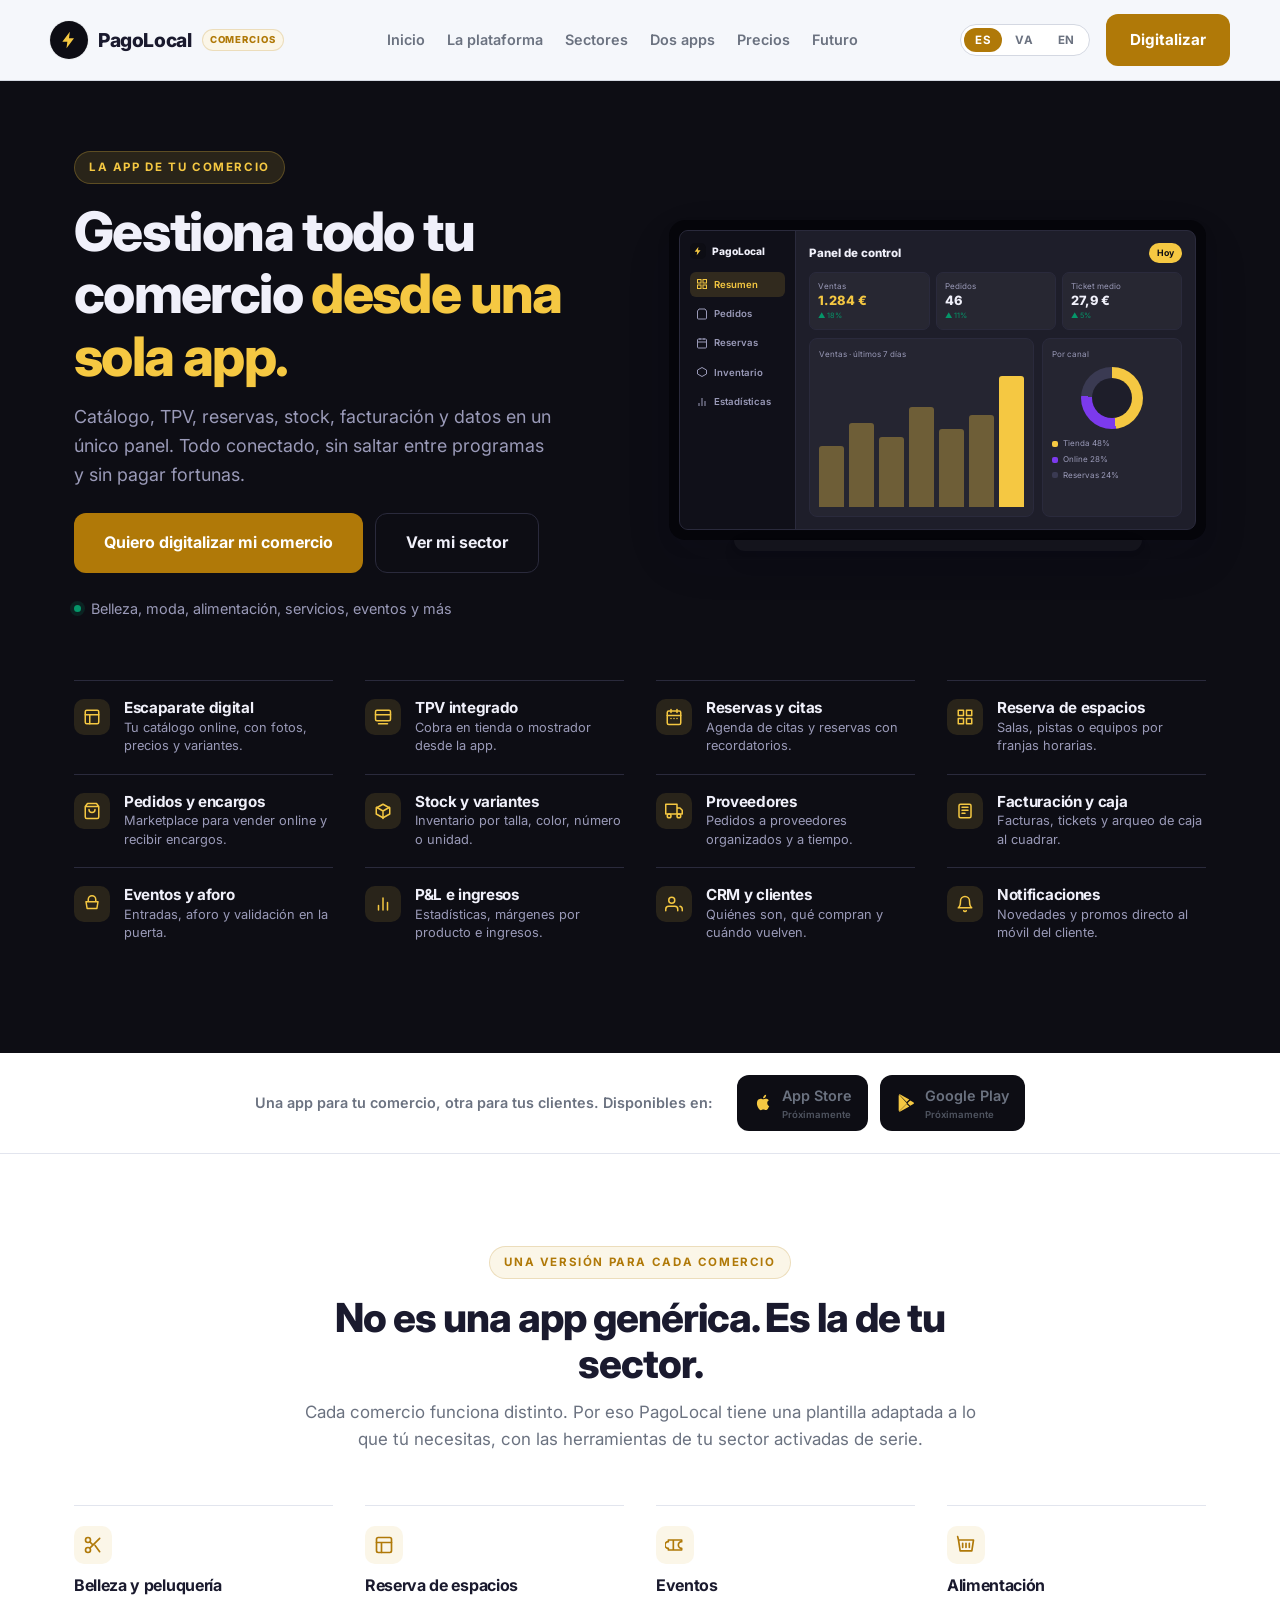
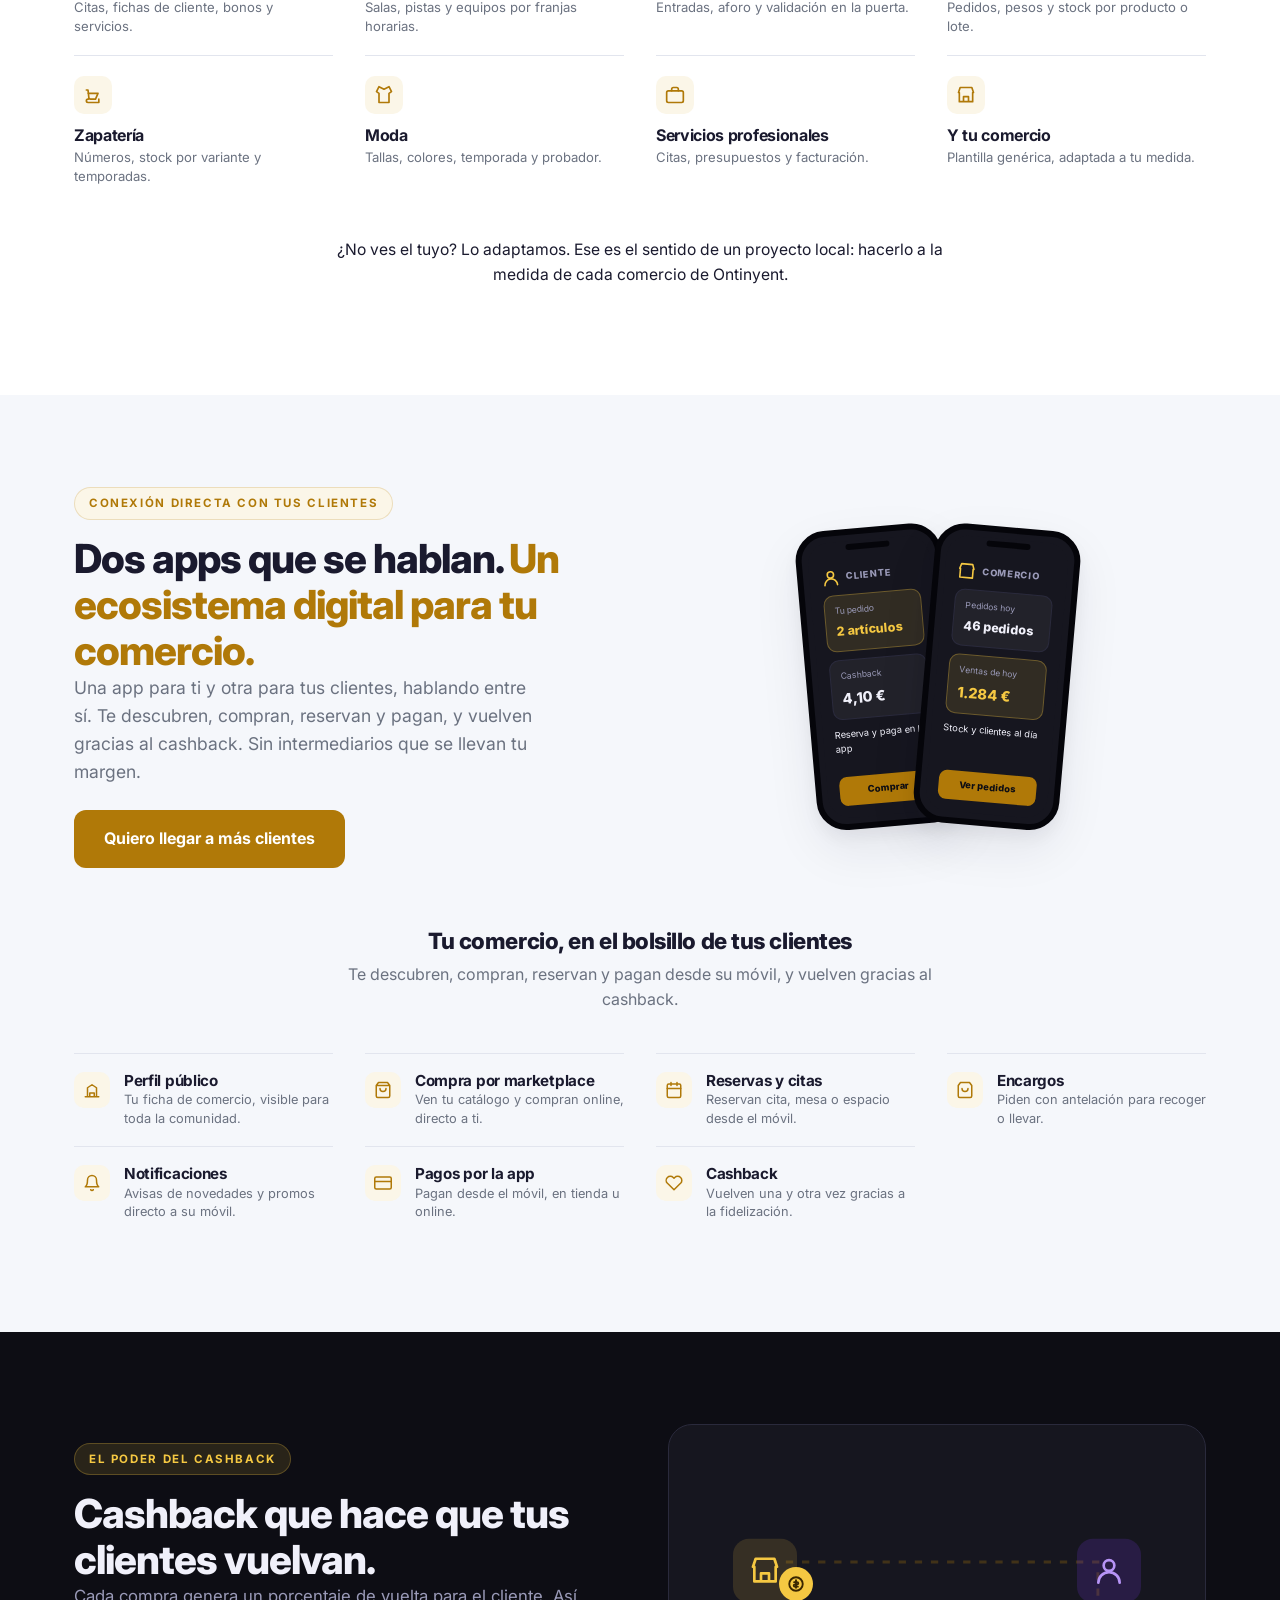
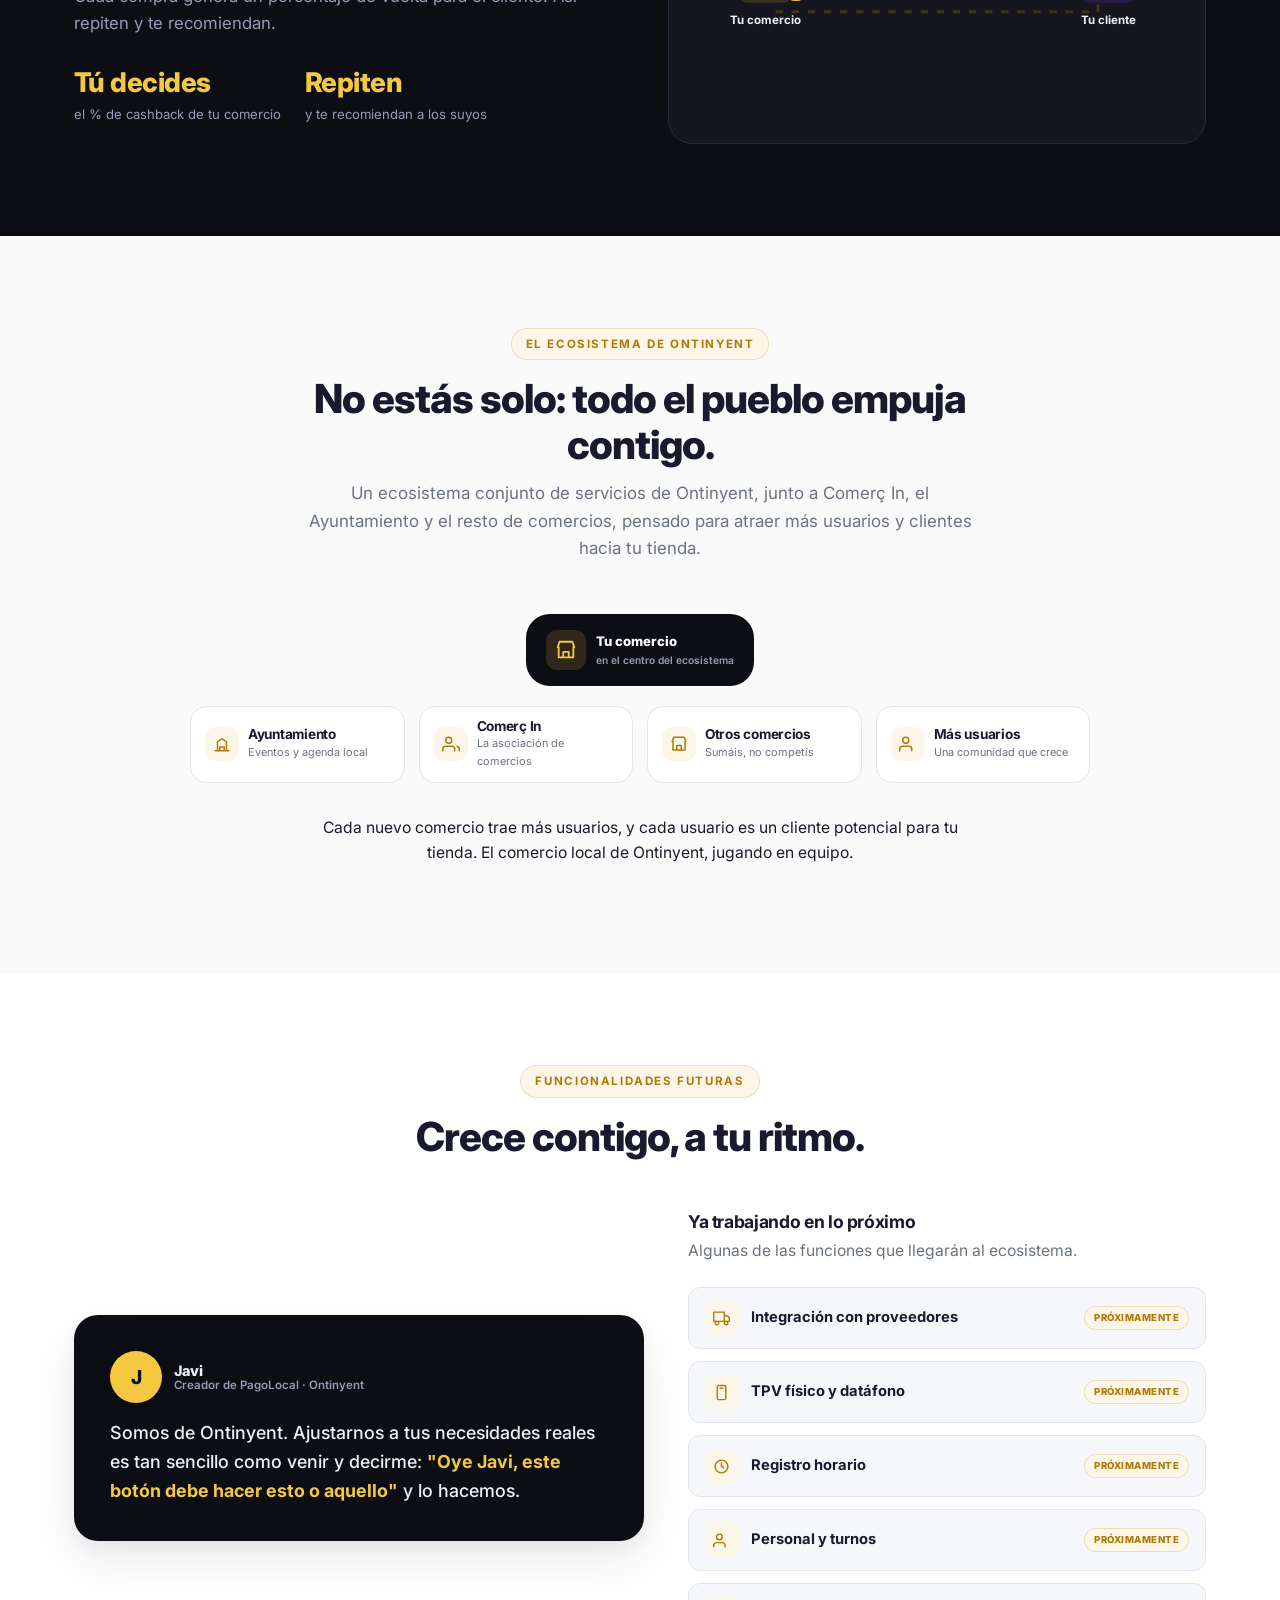
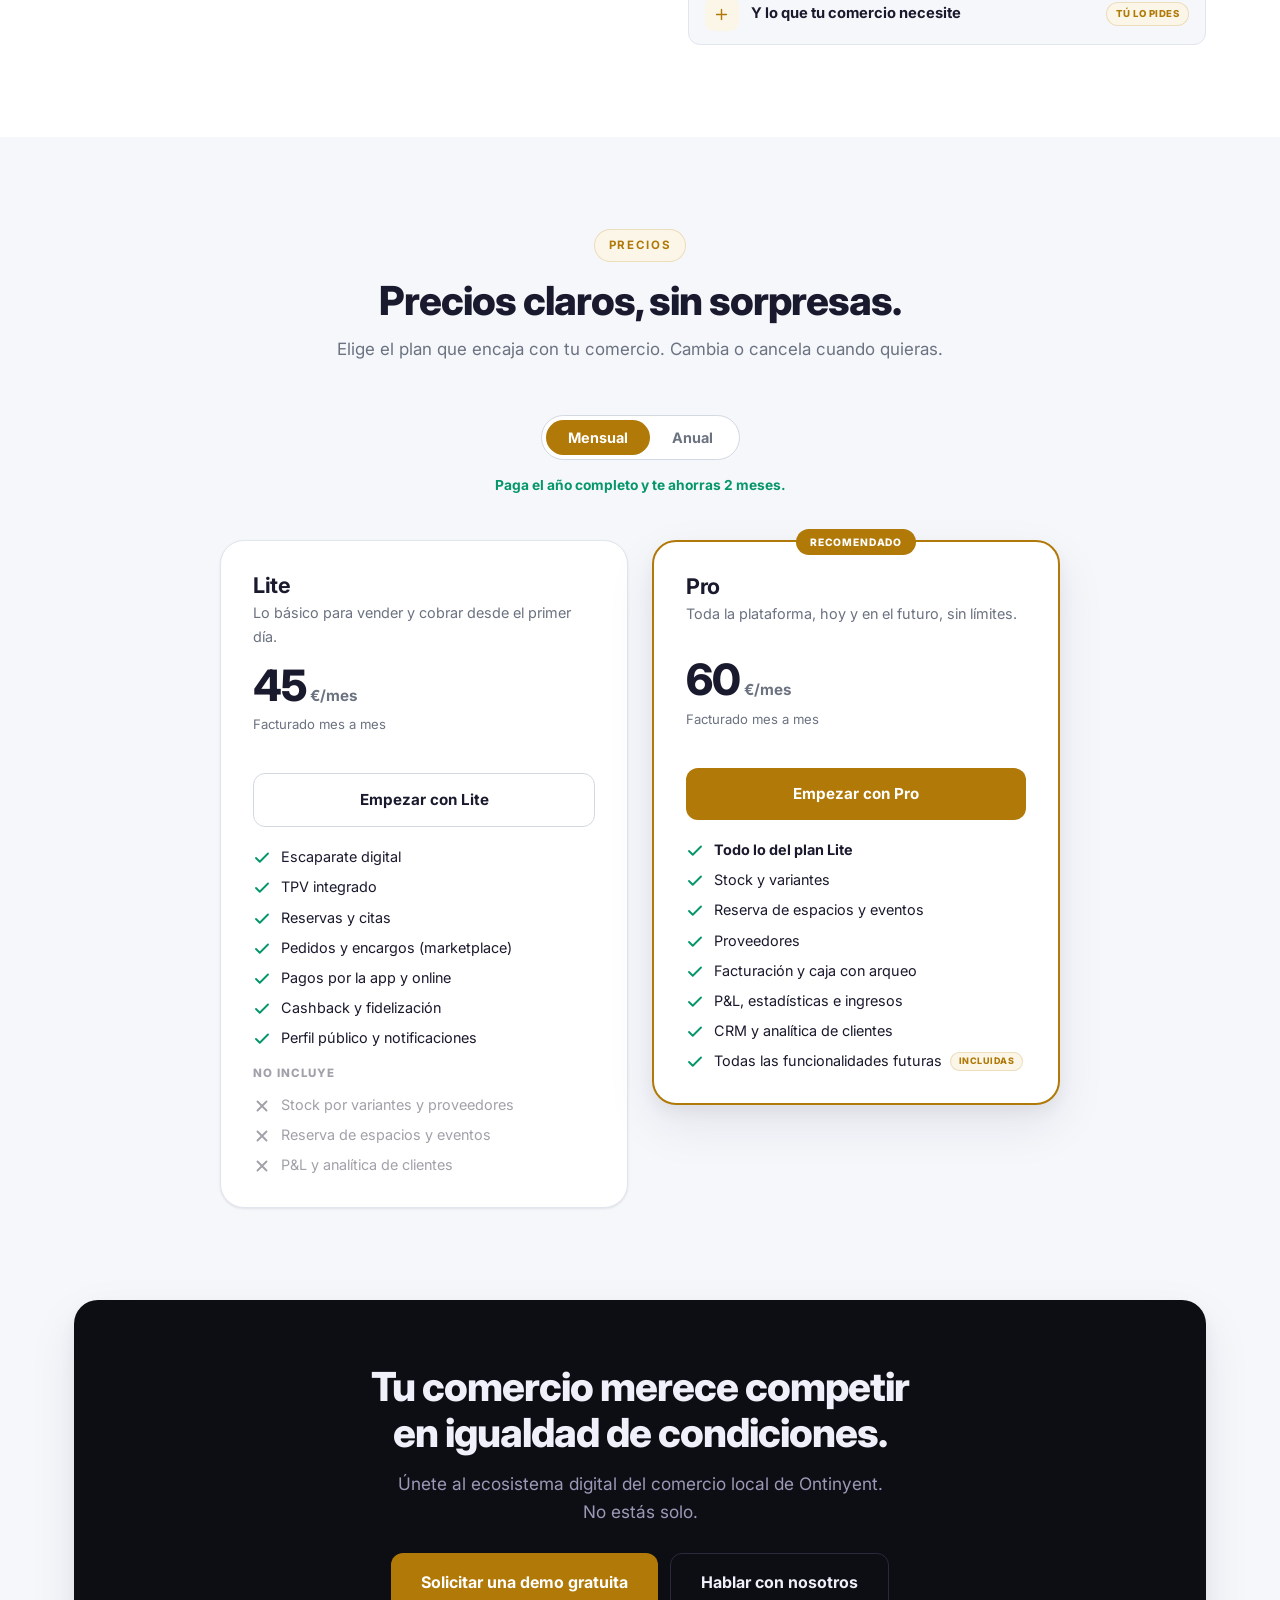
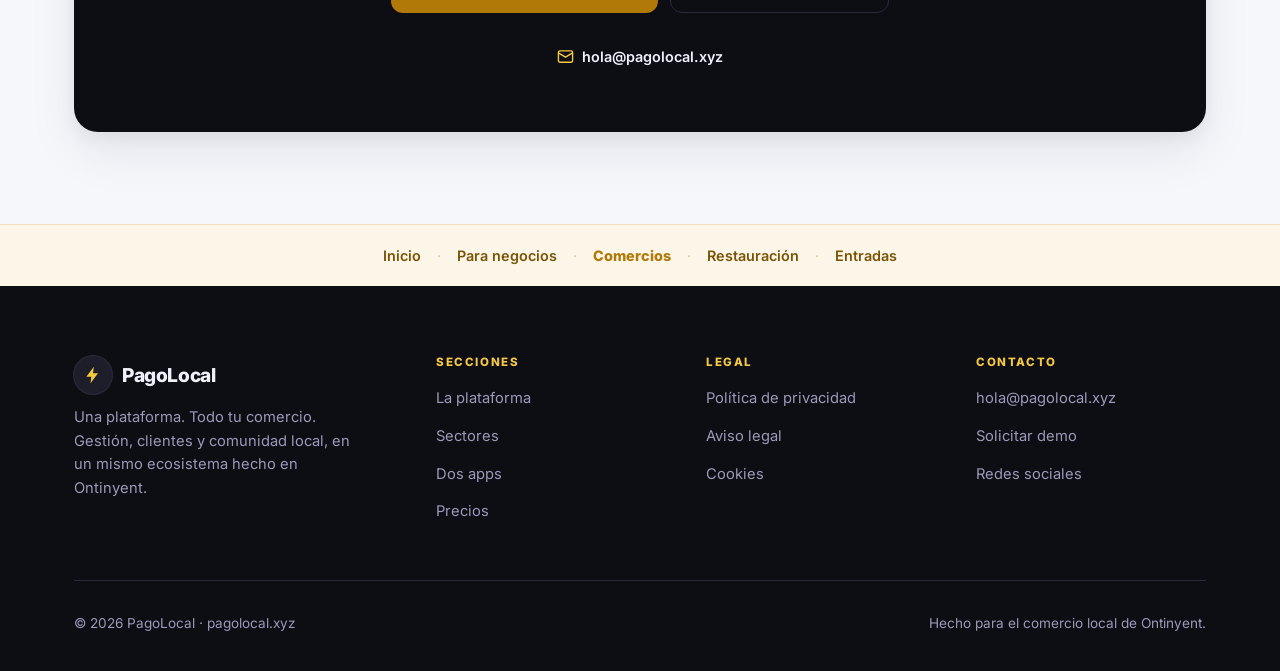
<file: comercios.html>
<!DOCTYPE html>
<html lang="es">
<head>
<meta charset="UTF-8">
<meta name="viewport" content="width=device-width, initial-scale=1.0">
<title>PagoLocal Comercios · Una app para todo tu comercio</title>
<meta name="description" content="Toda la gestión de tu comercio en una app, conectada con tus clientes y con el ecosistema local de Ontinyent. Una versión para cada sector: belleza, moda, alimentación, servicios, eventos y más.">
<link rel="preconnect" href="https://fonts.googleapis.com">
<link rel="preconnect" href="https://fonts.gstatic.com" crossorigin>
<link href="https://fonts.googleapis.com/css2?family=Inter:wght@400;500;600;700;800&display=swap" rel="stylesheet">
<link rel="icon" href="data:image/svg+xml,%3Csvg xmlns='http://www.w3.org/2000/svg' viewBox='0 0 32 32'%3E%3Ccircle cx='16' cy='16' r='16' fill='%230D0D14'/%3E%3Cpath d='M17.5 6 9 18h5l-1.5 8 8.5-12h-5z' fill='%23F5C842'/%3E%3C/svg%3E">
<style>
/* TOKENS: replican styles.css de pagolocal.xyz */
:root{
  --bg:#F5F7FB;--surface:#FFFFFF;--surface-2:#FAFAFA;--surface-3:#F0F0F5;
  --border:#D4D8E2;--border-soft:#E2E5EE;
  --accent:#B07908;--accent-hover:#C8870A;--accent-soft:#8A5E06;
  --accent-bright:#F5C842;--accent-dim:rgba(176,121,8,0.10);--accent-tint:#FBF6E8;
  --dark-bg:#0D0D14;--dark-surface:#16161F;--dark-card:#1E1E2A;--dark-border:#2A2A3C;
  --dark-text:#F0F0FA;--dark-muted:#9A9AB8;
  --purple:#7C3AED;--red:#DC2626;--blue:#2563EB;--green:#059669;
  --text:#1A1A2E;--muted:#6B7280;--text-dim:#A1A1AA;--white:#FFFFFF;
  --s-xs:4px;--s-sm:8px;--s-md:12px;--s-lg:16px;--s-xl:24px;--s-xxl:32px;--s-huge:48px;
  --r-xs:6px;--r-sm:8px;--r-md:12px;--r-lg:16px;--r-xl:24px;--r-full:9999px;
  --font-body:'Inter',system-ui,-apple-system,sans-serif;
  --container:1180px;
  --shadow-sm:0 1px 3px rgba(26,26,46,0.06),0 1px 2px rgba(26,26,46,0.04);
  --shadow:0 8px 24px rgba(26,26,46,0.06),0 2px 6px rgba(26,26,46,0.04);
  --shadow-lg:0 20px 50px rgba(26,26,46,0.08),0 8px 16px rgba(26,26,46,0.05);
}
*,*::before,*::after{box-sizing:border-box;}
html{scroll-behavior:smooth;background:var(--bg);}
body{margin:0;font-family:var(--font-body);font-size:16px;line-height:1.6;color:var(--text);background:var(--bg);-webkit-font-smoothing:antialiased;-moz-osx-font-smoothing:grayscale;overflow-x:hidden;}
h1,h2,h3,h4{font-family:var(--font-body);font-weight:700;line-height:1.15;letter-spacing:-0.02em;margin:0;color:var(--text);}
h1{font-size:clamp(2rem,5vw,3.4rem);font-weight:800;letter-spacing:-0.03em;}
h2{font-size:clamp(1.7rem,3.4vw,2.5rem);font-weight:800;letter-spacing:-0.025em;}
h3{font-size:1.1rem;font-weight:700;}
p{margin:0 0 var(--s-lg);color:var(--muted);}
a{color:inherit;text-decoration:none;}
img,svg{max-width:100%;display:block;}
button{font-family:inherit;cursor:pointer;border:0;background:none;}
.container{max-width:var(--container);margin:0 auto;padding:0 var(--s-xl);}
section[id],div[id="top"]{scroll-margin-top:84px;}
.section{padding:92px 0;}
.section-head{max-width:680px;margin:0 auto 52px;text-align:center;}
.section-head p{font-size:1.06rem;margin-top:var(--s-md);}
.eyebrow{display:inline-block;font-size:0.72rem;font-weight:700;letter-spacing:0.14em;text-transform:uppercase;color:var(--accent);padding:6px 14px;background:var(--accent-tint);border:1px solid rgba(176,121,8,0.20);border-radius:var(--r-full);margin-bottom:var(--s-lg);}
.eyebrow .num{color:var(--accent-soft);opacity:.75;margin-right:6px;}
.btn{display:inline-flex;align-items:center;gap:var(--s-sm);padding:14px 24px;border-radius:var(--r-md);font-weight:700;font-size:0.95rem;transition:transform .15s ease,box-shadow .15s ease,background .15s ease;white-space:nowrap;}
.btn:active{transform:translateY(1px) scale(0.99);}
.btn-primary{background:var(--accent);color:var(--white);}
.btn-primary:hover{background:var(--accent-hover);transform:translateY(-1px);box-shadow:0 8px 20px rgba(176,121,8,0.25);}
.btn-secondary{color:var(--text);border:1px solid var(--border);background:var(--surface);}
.btn-secondary:hover{border-color:var(--accent);color:var(--accent);}
.btn-lg{padding:16px 30px;font-size:1rem;}
.btn svg{width:18px;height:18px;}
/* HEADER */
.site-header{position:sticky;top:0;z-index:50;background:rgba(245,247,251,0.85);backdrop-filter:saturate(180%) blur(14px);-webkit-backdrop-filter:saturate(180%) blur(14px);border-bottom:1px solid var(--border);}
.nav{display:flex;align-items:center;justify-content:space-between;padding:14px 0;gap:var(--s-xl);}
.logo{display:flex;align-items:center;gap:10px;font-size:1.2rem;font-weight:800;letter-spacing:-0.02em;color:var(--text);}
.logo-mark{width:38px;height:38px;background:var(--dark-bg);border-radius:var(--r-full);display:grid;place-items:center;color:var(--accent-bright);position:relative;box-shadow:0 0 0 1px rgba(0,0,0,0.04);flex:none;}
.logo-mark svg{width:20px;height:20px;}
.logo .tag{font-size:0.6rem;font-weight:800;letter-spacing:0.1em;text-transform:uppercase;color:var(--accent);background:var(--accent-tint);padding:2px 7px;border-radius:var(--r-full);border:1px solid rgba(176,121,8,0.2);}
.nav-links{display:flex;align-items:center;gap:22px;list-style:none;margin:0;padding:0;}
.nav-links a{font-size:0.9rem;font-weight:600;color:var(--muted);transition:color .15s ease;white-space:nowrap;}
.nav-links a:hover{color:var(--text);}
.nav-right{display:flex;align-items:center;gap:var(--s-lg);}
.nav-cta{display:inline-flex;}
.lang-switch{display:flex;gap:2px;background:var(--surface);padding:3px;border-radius:var(--r-full);border:1px solid var(--border);}
.lang-switch button{padding:5px 11px;border-radius:var(--r-full);font-size:0.72rem;font-weight:700;letter-spacing:0.06em;color:var(--muted);transition:all .15s ease;}
.lang-switch button.active{background:var(--accent);color:var(--white);}
.lang-switch button:not(.active):hover{color:var(--text);}
.menu-toggle{display:none;padding:8px;color:var(--text);}
.menu-toggle svg{width:26px;height:26px;}
@media (max-width:1080px){
  .nav-links,.nav-cta{display:none;}
  .menu-toggle{display:block;}
  .nav-links.open{display:flex;position:absolute;top:100%;left:0;right:0;flex-direction:column;align-items:flex-start;background:var(--bg);padding:var(--s-xl);gap:18px;border-bottom:1px solid var(--border);box-shadow:var(--shadow);}
}
/* SHOWCASE = BLOQUE 1 (hero oscuro) */
.showcase{background:var(--dark-bg);color:var(--dark-text);position:relative;overflow:hidden;padding:70px 0 92px;}

.showcase .inner{position:relative;z-index:1;}
.showcase .eyebrow{background:rgba(245,200,66,0.12);border-color:rgba(245,200,66,0.25);color:var(--accent-bright);}
.showcase h1,.showcase h2{color:var(--dark-text);}
.sc-top{display:grid;grid-template-columns:1.02fr 1fr;gap:48px;align-items:center;margin-bottom:60px;}
.sc-copy .lead{color:var(--dark-muted);font-size:1.12rem;max-width:44ch;margin-bottom:var(--s-xl);}
.sc-copy h1{margin-bottom:var(--s-lg);}
.sc-copy h1 .hl{color:var(--accent-bright);}
.sc-actions{display:flex;gap:var(--s-md);flex-wrap:wrap;}
.showcase .btn-secondary{background:transparent;color:var(--dark-text);border-color:var(--dark-border);}
.showcase .btn-secondary:hover{border-color:var(--accent-bright);color:var(--accent-bright);}
.sc-trust{display:flex;align-items:center;gap:10px;margin-top:var(--s-xl);font-size:0.9rem;color:var(--dark-muted);}
.sc-trust .dot{width:7px;height:7px;border-radius:var(--r-full);background:var(--green);box-shadow:0 0 0 4px rgba(5,150,105,0.16);}
.rig{position:relative;}
.laptop{width:100%;max-width:540px;margin:0 auto;}
.laptop .lid{background:#05050a;border-radius:16px;padding:10px;box-shadow:var(--shadow-lg);}
.laptop .lscreen{background:var(--dark-card);border-radius:9px;display:flex;height:300px;overflow:hidden;border:1px solid var(--dark-border);}
.lside{width:116px;background:#101019;border-right:1px solid var(--dark-border);padding:12px 10px;display:flex;flex-direction:column;gap:4px;}
.lside .brand{display:flex;align-items:center;gap:6px;font-size:0.64rem;font-weight:800;color:var(--dark-text);margin-bottom:8px;}
.lside .brand .lm{width:16px;height:16px;border-radius:5px;background:var(--dark-bg);display:grid;place-items:center;color:var(--accent-bright);}
.lside .brand .lm svg{width:10px;height:10px;}
.lside .lb{display:flex;align-items:center;gap:6px;font-size:0.6rem;font-weight:600;color:var(--dark-muted);padding:5px 6px;border-radius:6px;}
.lside .lb svg{width:12px;height:12px;}
.lside .lb.act{background:rgba(245,200,66,0.14);color:var(--accent-bright);}
.lmain{flex:1;padding:12px 13px;display:flex;flex-direction:column;min-width:0;}
.lmain .lh{display:flex;align-items:center;justify-content:space-between;margin-bottom:9px;}
.lmain .lh .lt{font-size:0.72rem;font-weight:800;color:var(--dark-text);}
.lmain .lh .lp{font-size:0.55rem;font-weight:700;color:#0D0D14;background:var(--accent-bright);padding:3px 8px;border-radius:var(--r-full);}
.dash-kpis{display:grid;grid-template-columns:repeat(3,1fr);gap:6px;margin-bottom:8px;}
.dkpi{background:rgba(255,255,255,0.04);border:1px solid var(--dark-border);border-radius:7px;padding:7px 8px;}
.dkpi .k{font-size:0.5rem;color:var(--dark-muted);margin-bottom:2px;}
.dkpi .v{font-size:0.8rem;font-weight:800;color:var(--dark-text);line-height:1;}
.dkpi .v.gold{color:var(--accent-bright);}
.dkpi .t{font-size:0.46rem;color:var(--green);margin-top:2px;}
.dash-charts{display:grid;grid-template-columns:1.6fr 1fr;gap:8px;flex:1;min-height:0;}
.chart-card{background:rgba(255,255,255,0.03);border:1px solid var(--dark-border);border-radius:8px;padding:9px;display:flex;flex-direction:column;}
.chart-card .ct{font-size:0.5rem;color:var(--dark-muted);margin-bottom:7px;}
.bars{display:flex;align-items:flex-end;gap:5px;flex:1;min-height:64px;}
.bars .bar{flex:1;background:rgba(245,200,66,0.35);border-radius:3px 3px 0 0;}
.bars .bar.hot{background:var(--accent-bright);}
.donut{width:62px;height:62px;border-radius:50%;margin:0 auto;background:conic-gradient(var(--accent-bright) 0 48%,var(--purple) 48% 76%,#3a3a52 76% 100%);position:relative;}
.donut::after{content:"";position:absolute;inset:11px;border-radius:50%;background:var(--dark-card);}
.legend{display:flex;flex-direction:column;gap:3px;margin-top:8px;}
.legend .lg{display:flex;align-items:center;gap:5px;font-size:0.5rem;color:var(--dark-muted);}
.legend .lg .d{width:6px;height:6px;border-radius:2px;flex:none;}
.laptop .lbase{height:11px;background:#14141c;border-radius:0 0 12px 12px;margin:0 auto;width:76%;box-shadow:var(--shadow);}
/* feature tiles */
.feat-grid{display:grid;grid-template-columns:repeat(4,1fr);gap:14px;}
.feat{border-radius:var(--r-lg);padding:18px;transition:transform .18s cubic-bezier(0.16,1,0.3,1),box-shadow .18s ease,border-color .18s ease;}
.feat .fi{width:42px;height:42px;border-radius:11px;display:grid;place-items:center;margin-bottom:12px;}
.feat .fi svg{width:22px;height:22px;}
.feat h3{font-size:0.95rem;margin-bottom:4px;}
.feat p{font-size:0.8rem;margin:0;line-height:1.45;}
.feat.dark{background:var(--dark-card);border:1px solid var(--dark-border);}
.feat.dark:hover{transform:translateY(-4px);border-color:rgba(245,200,66,0.4);box-shadow:0 16px 30px rgba(0,0,0,0.3);}
.feat.dark .fi{background:rgba(245,200,66,0.12);color:var(--accent-bright);}
.feat.dark h3{color:var(--dark-text);}
.feat.dark p{color:var(--dark-muted);}
.feat.light{background:var(--surface);border:1px solid var(--border-soft);box-shadow:var(--shadow-sm);}
.feat.light:hover{transform:translateY(-4px);border-color:var(--accent);box-shadow:var(--shadow-lg);}
.feat.light .fi{background:var(--accent-tint);color:var(--accent);}
.feat.light h3{color:var(--text);}
.feat.light p{color:var(--muted);}
/* APP STRIP */
.applink{border-bottom:1px solid var(--border-soft);background:var(--surface);}
.applink .container{display:flex;align-items:center;justify-content:center;gap:var(--s-xl);flex-wrap:wrap;padding-top:22px;padding-bottom:22px;}
.applink span{font-size:0.9rem;font-weight:600;color:var(--muted);}
.applink .badges{display:flex;gap:12px;flex-wrap:wrap;}
.pill-app{display:inline-flex;align-items:center;gap:9px;background:var(--dark-bg);color:var(--white);padding:9px 16px;border-radius:var(--r-md);font-size:0.82rem;font-weight:700;position:relative;transition:transform .15s ease;}
.pill-app:hover{transform:translateY(-2px);}
.pill-app svg{width:20px;height:20px;color:var(--accent-bright);}
.pill-app small{display:block;font-size:0.6rem;font-weight:600;opacity:0.7;}
/* SECTORES */
.sectors{background:var(--surface);}
.sector-grid{display:grid;grid-template-columns:repeat(4,1fr);gap:16px;}
.sector{border-radius:var(--r-lg);padding:22px;background:var(--surface);border:1px solid var(--border-soft);box-shadow:var(--shadow-sm);transition:transform .18s cubic-bezier(0.16,1,0.3,1),box-shadow .18s ease,border-color .18s ease;}
.sector:hover{transform:translateY(-5px);box-shadow:var(--shadow-lg);border-color:var(--accent);}
.sector .si{width:46px;height:46px;border-radius:12px;background:var(--accent-tint);color:var(--accent);display:grid;place-items:center;margin-bottom:12px;}
.sector .si svg{width:24px;height:24px;}
.sector h3{font-size:1rem;margin-bottom:4px;}
.sector p{font-size:0.82rem;margin:0;color:var(--muted);line-height:1.4;}
.sectors-note{text-align:center;margin-top:32px;font-size:0.98rem;color:var(--text);max-width:640px;margin-left:auto;margin-right:auto;}
/* BLOQUE 2: DOS APPS */
.apps-top{display:grid;grid-template-columns:1.02fr 1fr;gap:48px;align-items:center;}
.apps-copy h2 .hl{color:var(--accent);}
.apps-copy .lead{font-size:1.1rem;color:var(--muted);max-width:42ch;margin-bottom:var(--s-xl);}
.scene{position:relative;height:470px;width:100%;display:grid;place-items:center;}
.scene-core{position:relative;display:flex;align-items:center;justify-content:center;z-index:3;}
.phone{width:146px;height:300px;border-radius:30px;background:var(--dark-surface);border:6px solid #05050a;box-shadow:var(--shadow-lg);position:relative;overflow:hidden;flex:none;}
.phone::before{content:"";position:absolute;top:9px;left:50%;transform:translateX(-50%);width:44px;height:6px;border-radius:var(--r-full);background:#05050a;z-index:2;}
.phone .screen{position:absolute;inset:6px;border-radius:22px;padding:26px 12px 12px;display:flex;flex-direction:column;gap:8px;}
.phone.user .screen{background:#16161F;}
.phone.shop .screen{background:#16161F;}
.p-top{display:flex;align-items:center;gap:6px;}
.p-top .pi{width:19px;height:19px;color:var(--accent-bright);}
.p-label{font-size:0.58rem;font-weight:800;letter-spacing:0.08em;text-transform:uppercase;color:var(--dark-muted);}
.p-card{background:rgba(255,255,255,0.05);border:1px solid var(--dark-border);border-radius:10px;padding:9px 10px;}
.p-card .k{font-size:0.54rem;color:var(--dark-muted);margin-bottom:3px;}
.p-card .v{font-size:0.9rem;font-weight:800;color:var(--dark-text);}
.p-card.gold{background:rgba(245,200,66,0.12);border-color:rgba(245,200,66,0.3);}
.p-card.gold .v{color:var(--accent-bright);}
.p-row{display:flex;align-items:center;gap:6px;font-size:0.58rem;color:var(--dark-text);}
.p-chip{margin-top:auto;background:var(--accent);color:#0D0D14;font-size:0.58rem;font-weight:800;text-align:center;padding:7px;border-radius:8px;}
.phone.user{transform:rotate(-5deg) translateX(14px);z-index:2;}
.phone.shop{transform:rotate(5deg) translateX(-14px);z-index:2;}
.beam{position:absolute;top:50%;left:50%;transform:translate(-50%,-50%);width:120px;height:3px;z-index:4;background:linear-gradient(90deg,transparent,var(--accent-bright),transparent);border-radius:var(--r-full);box-shadow:0 0 14px 2px rgba(245,200,66,0.6);opacity:0;}
.beam.on{animation:beamIn .8s ease .3s forwards;}
@keyframes beamIn{from{opacity:0;transform:translate(-50%,-50%) scaleX(0.2);}to{opacity:1;transform:translate(-50%,-50%) scaleX(1);}}
.spark{position:absolute;top:50%;left:50%;width:8px;height:8px;border-radius:var(--r-full);background:var(--accent-bright);box-shadow:0 0 10px 3px rgba(245,200,66,0.7);z-index:5;opacity:0;}
.scene.live .spark{animation:spark 2.4s linear .9s infinite;}
@keyframes spark{0%{opacity:0;transform:translate(-58px,-50%);}10%{opacity:1;}90%{opacity:1;}100%{opacity:0;transform:translate(50px,-50%);}}
.node{position:absolute;display:flex;align-items:center;gap:7px;background:var(--surface);border:1px solid var(--border-soft);border-radius:var(--r-full);padding:7px 13px 7px 7px;box-shadow:var(--shadow);font-size:0.73rem;font-weight:700;color:var(--text);opacity:0;transform:scale(0.6) translateY(8px);transition:opacity .5s ease,transform .5s cubic-bezier(0.16,1,0.3,1);z-index:6;white-space:nowrap;}
.node .ni{width:26px;height:26px;border-radius:var(--r-full);background:var(--accent-tint);color:var(--accent);display:grid;place-items:center;flex:none;}
.node .ni svg{width:15px;height:15px;}
.node.show{opacity:1;transform:scale(1) translateY(0);}
.scene.live .node.show{animation:floaty 5s ease-in-out infinite;}
@keyframes floaty{0%,100%{translate:0 0;}50%{translate:0 -7px;}}
.n1{top:5%;left:0;} .n2{top:-1%;right:4%;} .n3{top:34%;right:-6%;} .n4{bottom:14%;right:-2%;}
.n5{bottom:0;left:52%;transform:translateX(-50%) scale(0.6);} .n5.show{transform:translateX(-50%) scale(1);}
.n6{bottom:14%;left:-4%;} .n7{top:30%;left:-8%;} .n8{top:56%;left:-4%;}
.scene-orbit{position:absolute;inset:0;z-index:1;pointer-events:none;}
.scene-orbit circle{fill:none;stroke:var(--accent);stroke-opacity:0.14;stroke-dasharray:4 7;}
.client-sub{max-width:640px;margin:60px auto 40px;text-align:center;}
.client-sub h3{font-size:1.4rem;font-weight:800;letter-spacing:-0.02em;margin-bottom:8px;}
.client-sub p{font-size:1rem;margin:0;}
/* CASHBACK */
.cashback{background:var(--dark-bg);color:var(--dark-text);}
.cashback .eyebrow{background:rgba(245,200,66,0.12);border-color:rgba(245,200,66,0.25);color:var(--accent-bright);}
.cb-grid{display:grid;grid-template-columns:1fr 1fr;gap:56px;align-items:center;}
.cashback h2{color:var(--dark-text);}
.cashback .cb-copy p{color:var(--dark-muted);font-size:1.05rem;}
.cb-stats{display:flex;gap:var(--s-xl);margin-top:var(--s-xl);}
.cb-stat .n{font-size:1.7rem;font-weight:800;color:var(--accent-bright);letter-spacing:-0.02em;}
.cb-stat .l{font-size:0.82rem;color:var(--dark-muted);}
.cb-anim{position:relative;height:320px;border-radius:var(--r-xl);background:var(--dark-surface);border:1px solid var(--dark-border);overflow:hidden;display:grid;place-items:center;}
.cb-track{position:relative;width:82%;height:120px;}
.cb-end{position:absolute;top:50%;transform:translateY(-50%);width:96px;text-align:center;}
.cb-end .ic{width:64px;height:64px;margin:0 auto 8px;border-radius:var(--r-lg);display:grid;place-items:center;}
.cb-end.shop .ic{background:rgba(245,200,66,0.14);color:var(--accent-bright);}
.cb-end.user .ic{background:rgba(124,58,237,0.18);color:#b794f6;}
.cb-end .ic svg{width:32px;height:32px;}
.cb-end .t{font-size:0.72rem;font-weight:700;color:var(--dark-text);}
.cb-end.shop{left:0;} .cb-end.user{right:0;}
.cb-coin{position:absolute;top:50%;left:14%;width:34px;height:34px;border-radius:var(--r-full);background:var(--accent-bright);color:#3a2600;display:grid;place-items:center;transform:translateY(-50%);}
.cb-coin svg{width:18px;height:18px;}
.cb-anim.live .cb-coin{animation:coinCycle 4s ease-in-out infinite;}
@keyframes coinCycle{0%{left:16%;top:50%;opacity:0;transform:translateY(-50%) scale(0.6);}10%{opacity:1;transform:translateY(-50%) scale(1);}45%{left:74%;top:50%;transform:translateY(-50%) scale(1);}55%{left:74%;top:22%;}90%{left:16%;top:22%;opacity:1;}100%{left:16%;top:50%;opacity:0;transform:translateY(-50%) scale(0.6);}}
.cb-path{position:absolute;inset:0;z-index:0;pointer-events:none;}
.cb-path path{fill:none;stroke:var(--accent);stroke-opacity:0.28;stroke-width:2;stroke-dasharray:5 6;}
/* ECOSISTEMA ONTINYENT */
.onti{background:var(--surface-2);}
.onet{position:relative;max-width:760px;margin:0 auto;height:420px;}
.onet-center{position:absolute;top:50%;left:50%;transform:translate(-50%,-50%);z-index:3;background:var(--dark-bg);color:#fff;padding:16px 20px;border-radius:var(--r-xl);box-shadow:var(--shadow-lg);display:flex;align-items:center;gap:10px;text-align:left;}
.onet-center .oi{width:40px;height:40px;border-radius:11px;background:rgba(245,200,66,0.15);color:var(--accent-bright);display:grid;place-items:center;}
.onet-center .oi svg{width:22px;height:22px;}
.onet-center .txt{font-size:0.82rem;font-weight:800;}
.onet-center .txt small{display:block;font-size:0.64rem;color:var(--dark-muted);font-weight:600;}
.onet-lines{position:absolute;inset:0;z-index:1;}
.onet-lines line{stroke:var(--accent);stroke-width:1.5;stroke-opacity:0.22;stroke-dasharray:6;stroke-dashoffset:200;transition:stroke-dashoffset 1s ease;}
.onet.reveal .onet-lines line{stroke-dashoffset:0;}
.onode{position:absolute;transform:translate(-50%,-50%);z-index:2;background:var(--surface);border:1px solid var(--border-soft);border-radius:var(--r-lg);padding:12px 14px;box-shadow:var(--shadow);display:flex;align-items:center;gap:9px;opacity:0;transition:opacity .5s ease,transform .3s ease;min-width:150px;}
.onet.reveal .onode{opacity:1;}
.onode .oi{width:34px;height:34px;border-radius:10px;background:var(--accent-tint);color:var(--accent);display:grid;place-items:center;flex:none;}
.onode .oi svg{width:18px;height:18px;}
.onode h4{font-size:0.85rem;margin:0 0 1px;}
.onode p{font-size:0.68rem;margin:0;color:var(--muted);}
.onet.reveal .onode:hover{transform:translate(-50%,-50%) scale(1.05);border-color:var(--accent);}
.onti-note{text-align:center;margin-top:32px;font-size:0.98rem;color:var(--text);max-width:640px;margin-left:auto;margin-right:auto;}
/* FUTURO */
.future{background:var(--surface);}
.future-grid{display:grid;grid-template-columns:1.1fr 1fr;gap:44px;align-items:center;}
.javi-card{background:var(--dark-bg);color:var(--dark-text);border-radius:var(--r-xl);padding:36px;position:relative;overflow:hidden;box-shadow:var(--shadow-lg);}

.javi-card .jc{position:relative;z-index:1;}
.javi-avatar{display:flex;align-items:center;gap:12px;margin-bottom:var(--s-lg);}
.javi-avatar .ava{width:52px;height:52px;border-radius:var(--r-full);background:var(--accent-bright);color:#0D0D14;display:grid;place-items:center;font-weight:800;font-size:1.2rem;flex:none;}
.javi-avatar .who{font-size:0.9rem;font-weight:800;color:var(--dark-text);line-height:1.2;}
.javi-avatar .who small{display:block;font-size:0.72rem;color:var(--dark-muted);font-weight:600;}
.javi-card .quote{font-size:1.12rem;line-height:1.6;color:var(--dark-text);font-weight:500;margin:0;}
.javi-card .quote .hl{color:var(--accent-bright);font-weight:700;}
.future-list h3{margin-bottom:6px;}
.future-list .sub{color:var(--muted);margin-bottom:var(--s-xl);font-size:0.98rem;}
.flist{display:flex;flex-direction:column;gap:12px;}
.fitem{display:flex;align-items:center;gap:12px;background:var(--bg);border:1px solid var(--border-soft);border-radius:var(--r-md);padding:13px 16px;}
.fitem .fic{width:34px;height:34px;border-radius:9px;background:var(--accent-tint);color:var(--accent);display:grid;place-items:center;flex:none;}
.fitem .fic svg{width:17px;height:17px;}
.fitem .ft{font-size:0.92rem;font-weight:700;color:var(--text);}
.fitem .badge{margin-left:auto;font-size:0.6rem;font-weight:800;letter-spacing:0.05em;text-transform:uppercase;color:var(--accent);background:var(--accent-tint);border:1px solid rgba(176,121,8,0.2);padding:3px 9px;border-radius:var(--r-full);}
/* PRECIOS */
.pricing{background:var(--bg);}
.pt-wrap{display:inline-flex;background:var(--surface);border:1px solid var(--border);border-radius:var(--r-full);padding:4px;margin:0 auto 14px;}
.pt-center{text-align:center;}
.pt-wrap button{padding:9px 22px;border-radius:var(--r-full);font-weight:700;font-size:0.9rem;color:var(--muted);transition:all .15s ease;white-space:nowrap;}
.pt-wrap button.active{background:var(--accent);color:#fff;}
.save-hint{text-align:center;font-size:0.86rem;color:var(--green);font-weight:700;margin:0 auto 44px;}
.plans{display:grid;grid-template-columns:1fr 1fr;gap:24px;max-width:840px;margin:0 auto;align-items:start;}
.plan{background:var(--surface);border:1px solid var(--border-soft);border-radius:var(--r-xl);padding:32px;box-shadow:var(--shadow-sm);position:relative;}
.plan.pro{border:2px solid var(--accent);box-shadow:var(--shadow-lg);}
.plan-badge{position:absolute;top:-13px;left:50%;transform:translateX(-50%);background:var(--accent);color:#fff;font-size:0.64rem;font-weight:800;letter-spacing:0.08em;text-transform:uppercase;padding:5px 14px;border-radius:var(--r-full);white-space:nowrap;}
.plan h3{font-size:1.35rem;margin-bottom:4px;}
.plan .tagline{font-size:0.9rem;color:var(--muted);margin-bottom:var(--s-lg);min-height:40px;}
.price{display:flex;align-items:baseline;gap:5px;}
.price .amt{font-size:2.7rem;font-weight:800;letter-spacing:-0.03em;color:var(--text);line-height:1;}
.price .per{font-size:0.95rem;color:var(--muted);font-weight:700;}
.price-sub{font-size:0.82rem;color:var(--muted);margin-top:6px;min-height:18px;}
.price-old{font-size:0.8rem;color:var(--text-dim);text-decoration:line-through;min-height:16px;margin-top:2px;}
.plan .btn{width:100%;justify-content:center;margin:20px 0;}
.plan-feats{list-style:none;padding:0;margin:0;display:flex;flex-direction:column;gap:10px;}
.plan-feats li{display:flex;gap:10px;align-items:flex-start;font-size:0.9rem;color:var(--text);line-height:1.4;}
.plan-feats li svg{width:18px;height:18px;flex:none;margin-top:2px;}
.plan-feats li.yes svg{color:var(--green);}
.plan-feats li.no{color:var(--text-dim);}
.plan-feats li.no svg{color:var(--text-dim);}
.plan-feats li.strong{font-weight:700;}
.feat-div{margin:16px 0 12px;font-size:0.72rem;font-weight:800;letter-spacing:0.08em;text-transform:uppercase;color:var(--text-dim);}
.plan-fut{display:inline-flex;align-items:center;gap:8px;flex-wrap:wrap;}
.plan-fut .b{font-size:0.56rem;font-weight:800;text-transform:uppercase;letter-spacing:.05em;color:var(--accent);background:var(--accent-tint);border:1px solid rgba(176,121,8,.2);padding:2px 8px;border-radius:var(--r-full);}
@media (max-width:720px){ .plans{grid-template-columns:1fr;max-width:420px;} .plan.pro{order:-1;} }
/* CTA */
.cta-final{padding:0 0 92px;}
.cta-box{background:var(--dark-bg);border-radius:var(--r-xl);padding:64px 40px;text-align:center;position:relative;overflow:hidden;box-shadow:var(--shadow-lg);}

.cta-box .inner{position:relative;z-index:1;}
.cta-box h2{color:var(--dark-text);max-width:20ch;margin:0 auto 14px;}
.cta-box p{color:var(--dark-muted);max-width:46ch;margin:0 auto 28px;font-size:1.08rem;}
.cta-actions{display:flex;gap:var(--s-md);justify-content:center;flex-wrap:wrap;}
.cta-box .btn-secondary{background:transparent;color:var(--dark-text);border-color:var(--dark-border);}
.cta-box .btn-secondary:hover{border-color:var(--accent-bright);color:var(--accent-bright);}
.cta-contact{display:flex;gap:var(--s-xl);justify-content:center;flex-wrap:wrap;margin-top:32px;font-size:0.9rem;color:var(--dark-muted);}
.cta-contact a{display:inline-flex;align-items:center;gap:8px;color:var(--dark-text);font-weight:600;}
.cta-contact a:hover{color:var(--accent-bright);}
.cta-contact svg{width:17px;height:17px;color:var(--accent-bright);}
/* FOOTER */
footer.site-footer{background:var(--dark-bg);color:var(--dark-muted);padding:70px 0 36px;}
footer.site-footer .logo{color:var(--dark-text);}
footer.site-footer .logo-mark{background:var(--dark-card);box-shadow:0 0 0 1px var(--dark-border);}
.footer-grid{display:grid;grid-template-columns:1.4fr 1fr 1fr 1fr;gap:40px;margin-bottom:56px;}
.footer-brand .logo{margin-bottom:var(--s-md);}
.footer-brand p{color:var(--dark-muted);font-size:0.92rem;max-width:280px;}
.footer-col h4{font-size:0.72rem;font-weight:800;letter-spacing:0.14em;text-transform:uppercase;color:var(--accent-bright);margin-bottom:var(--s-lg);}
.footer-col ul{list-style:none;padding:0;margin:0;display:flex;flex-direction:column;gap:12px;}
.footer-col a{color:var(--dark-muted);font-size:0.92rem;transition:color .15s ease;}
.footer-col a:hover{color:var(--dark-text);}
.footer-bottom{padding-top:var(--s-xxl);border-top:1px solid var(--dark-border);display:flex;justify-content:space-between;align-items:center;gap:var(--s-lg);flex-wrap:wrap;font-size:0.85rem;color:var(--dark-muted);}
.footer-bottom a{color:var(--dark-muted);}.footer-bottom a:hover{color:var(--accent-bright);}
/* reveal */
.reveal-up{opacity:0;transform:translateY(28px);transition:opacity .7s cubic-bezier(0.16,1,0.3,1),transform .7s cubic-bezier(0.16,1,0.3,1);}
.reveal-up.in{opacity:1;transform:translateY(0);}
.reveal-up.d1{transition-delay:.06s;}.reveal-up.d2{transition-delay:.12s;}.reveal-up.d3{transition-delay:.18s;}.reveal-up.d4{transition-delay:.24s;}
/* RESPONSIVE */
@media (max-width:940px){
  .sc-top,.apps-top,.cb-grid,.future-grid{grid-template-columns:1fr;gap:32px;}
  .scene{height:430px;transform:scale(0.9);}
  .feat-grid,.sector-grid{grid-template-columns:repeat(3,1fr);}
  
  .rig{max-width:540px;margin:0 auto;}
  .footer-grid{grid-template-columns:1fr 1fr;gap:36px;}.footer-brand{grid-column:1/-1;}
}
@media (max-width:640px){
  .logo .tag{display:none;}
  .section{padding:60px 0;}
  .showcase{padding:56px 0 68px;}
  .feat-grid,.sector-grid{grid-template-columns:1fr 1fr;}
  
  .cb-stats{flex-direction:column;gap:14px;}
  .cta-box{padding:48px 24px;}
  .javi-card{padding:26px;}
  .onode{min-width:0;padding:9px;}.onode p{display:none;}
  }
@media (max-width:420px){ .feat-grid,.sector-grid{grid-template-columns:1fr;} }
@media (prefers-reduced-motion:reduce){
  *{animation:none!important;transition-duration:.01ms!important;}
  html{scroll-behavior:auto;}
  .reveal-up,.node,.onode,.bubble{opacity:1!important;transform:none!important;translate:0!important;}
  .onode{transform:translate(-50%,-50%)!important;}
  .node.n5{transform:translateX(-50%)!important;}
  .beam{opacity:1!important;}
}

/* ===== Ajustes de estilo F6 (web): menos adorno, más lectura ===== */
.reveal-up{transform:translateY(12px);transition:opacity .5s ease,transform .5s ease;}
/* Funcionalidades: lista con separadores en vez de muro de tarjetas */
.feat-grid{gap:0 32px;}
.feat.dark,.feat.light{background:none;border:0;border-top:1px solid var(--border-soft);border-radius:0;box-shadow:none;padding:18px 0;display:grid;grid-template-columns:36px 1fr;column-gap:14px;align-items:start;}
.feat .fi{grid-row:1/3;}
.feat h3,.feat p{grid-column:2;}
.feat.dark{border-top-color:var(--dark-border);}
.feat.dark:hover,.feat.light:hover{transform:none;box-shadow:none;border-color:var(--border-soft);}
.feat.dark:hover{border-color:var(--dark-border);}
.feat .fi{width:36px;height:36px;border-radius:10px;margin:0;flex:none;}
.feat .fi svg{width:18px;height:18px;}
.feat h3{margin-bottom:2px;}
.sector-grid{gap:0 32px;}
.sector{background:none;border:0;border-top:1px solid var(--border-soft);border-radius:0;box-shadow:none;padding:20px 0;}
.sector:hover{transform:none;box-shadow:none;border-color:var(--border-soft);}
.sector .si{width:38px;height:38px;border-radius:10px;}
.sector .si svg{width:20px;height:20px;}
.vcard:hover{transform:translateY(-2px);}
/* Dos apps: solo los dos móviles, sin burbujas flotando alrededor */
.scene{height:360px;}
.node,.spark,.beam,.scene-orbit{display:none!important;}
/* Ecosistema: fila simple en vez de diagrama de red */
.onet{height:auto;display:grid;grid-template-columns:repeat(4,1fr);gap:14px;max-width:900px;}
.onet-lines{display:none;}
.onet-center{position:static;transform:none;grid-column:1/-1;justify-self:center;box-shadow:none;margin-bottom:6px;}
.onode,.onet.reveal .onode,.onet.reveal .onode:hover{position:static!important;transform:none!important;opacity:1;box-shadow:none;min-width:0;}
@media (max-width:940px){ .onet{grid-template-columns:1fr 1fr;} .scene{transform:none;} }
@media (max-width:640px){ .onode p{display:block;} }
</style>
</head>
<body>

<header class="site-header">
  <div class="container nav">
    <a href="#top" class="logo"><span class="logo-mark"><svg viewBox="0 0 24 24"><path d="M13 2 4 14h6l-1 8 9-12h-6z" fill="currentColor"/></svg></span>PagoLocal <span class="tag" data-i18n="brand_tag">Comercios</span></a>
    <ul class="nav-links" id="navLinks">
      <li><a href="/">Inicio</a></li>
      <li><a href="#plataforma" data-i18n="nav_app">La plataforma</a></li>
      <li><a href="#sectores" data-i18n="nav_sectors">Sectores</a></li>
      <li><a href="#apps" data-i18n="nav_apps">Dos apps</a></li>
      <li><a href="#precios" data-i18n="nav_price">Precios</a></li>
      <li><a href="#futuro" data-i18n="nav_future">Futuro</a></li>
    </ul>
    <div class="nav-right">
      <div class="lang-switch" id="langSwitch"><button data-lang="es" class="active">ES</button><button data-lang="va">VA</button><button data-lang="en">EN</button></div>
      <a href="#unirse" class="btn btn-primary nav-cta" data-i18n="nav_cta">Digitalizar</a>
      <button class="menu-toggle" id="menuToggle" aria-label="Menú"><svg viewBox="0 0 24 24" fill="none" stroke="currentColor" stroke-width="2" stroke-linecap="round"><line x1="4" y1="7" x2="20" y2="7"/><line x1="4" y1="12" x2="20" y2="12"/><line x1="4" y1="17" x2="20" y2="17"/></svg></button>
    </div>
  </div>
</header>
<span id="top"></span>

<!-- BLOQUE 1: LA PLATAFORMA -->
<section class="showcase" id="plataforma">
  <div class="container inner">
    <div class="sc-top">
      <div class="sc-copy">
        <span class="eyebrow"><span data-i18n="s1_eyebrow">La app de tu comercio</span></span>
        <h1><span data-i18n="s1_h1a">Gestiona todo tu comercio</span> <span class="hl" data-i18n="s1_h1b">desde una sola app.</span></h1>
        <p class="lead" data-i18n="s1_lead">Catálogo, TPV, reservas, stock, facturación y datos en un único panel. Todo conectado, sin saltar entre programas y sin pagar fortunas.</p>
        <div class="sc-actions">
          <a href="#unirse" class="btn btn-primary btn-lg" data-i18n="s1_cta1">Quiero digitalizar mi comercio</a>
          <a href="#sectores" class="btn btn-secondary btn-lg" data-i18n="s1_cta2">Ver mi sector</a>
        </div>
        <div class="sc-trust"><span class="dot"></span><span data-i18n="s1_trust">Belleza, moda, alimentación, servicios, eventos y más</span></div>
      </div>
      <div class="rig">
        <div class="laptop">
          <div class="lid">
            <div class="lscreen">
              <div class="lside">
                <div class="brand"><span class="lm"><svg viewBox="0 0 24 24"><path d="M13 2 4 14h6l-1 8 9-12h-6z" fill="currentColor"/></svg></span>PagoLocal</div>
                <div class="lb act"><svg viewBox="0 0 24 24" fill="none" stroke="currentColor" stroke-width="2"><rect x="3" y="3" width="7" height="7"/><rect x="14" y="3" width="7" height="7"/><rect x="3" y="14" width="7" height="7"/><rect x="14" y="14" width="7" height="7"/></svg><span data-i18n="sb1">Resumen</span></div>
                <div class="lb"><svg viewBox="0 0 24 24" fill="none" stroke="currentColor" stroke-width="2"><path d="M6 2 3 6v14a2 2 0 0 0 2 2h14a2 2 0 0 0 2-2V6l-3-4z"/></svg><span data-i18n="sb2">Pedidos</span></div>
                <div class="lb"><svg viewBox="0 0 24 24" fill="none" stroke="currentColor" stroke-width="2"><rect x="3" y="4" width="18" height="18" rx="2"/><path d="M16 2v4M8 2v4M3 10h18"/></svg><span data-i18n="sb3">Reservas</span></div>
                <div class="lb"><svg viewBox="0 0 24 24" fill="none" stroke="currentColor" stroke-width="2"><path d="M21 16V8l-9-5-9 5v8l9 5z"/></svg><span data-i18n="sb4">Inventario</span></div>
                <div class="lb"><svg viewBox="0 0 24 24" fill="none" stroke="currentColor" stroke-width="2"><path d="M18 20V10M12 20V4M6 20v-6"/></svg><span data-i18n="sb5">Estadísticas</span></div>
              </div>
              <div class="lmain">
                <div class="lh"><span class="lt" data-i18n="dash_title">Panel de control</span><span class="lp" data-i18n="dash_today">Hoy</span></div>
                <div class="dash-kpis">
                  <div class="dkpi"><div class="k" data-i18n="dk_sales">Ventas</div><div class="v gold">1.284 €</div><div class="t">▲ 18%</div></div>
                  <div class="dkpi"><div class="k" data-i18n="dk_orders">Pedidos</div><div class="v">46</div><div class="t">▲ 11%</div></div>
                  <div class="dkpi"><div class="k" data-i18n="dk_ticket">Ticket medio</div><div class="v">27,9 €</div><div class="t">▲ 5%</div></div>
                </div>
                <div class="dash-charts">
                  <div class="chart-card">
                    <div class="ct" data-i18n="ch_sales">Ventas · últimos 7 días</div>
                    <div class="bars"><span class="bar" style="height:44%"></span><span class="bar" style="height:60%"></span><span class="bar" style="height:50%"></span><span class="bar" style="height:72%"></span><span class="bar" style="height:56%"></span><span class="bar" style="height:66%"></span><span class="bar hot" style="height:94%"></span></div>
                  </div>
                  <div class="chart-card">
                    <div class="ct" data-i18n="ch_channel">Por canal</div>
                    <div class="donut"></div>
                    <div class="legend">
                      <div class="lg"><span class="d" style="background:var(--accent-bright)"></span><span data-i18n="lg_shop">Tienda 48%</span></div>
                      <div class="lg"><span class="d" style="background:var(--purple)"></span><span data-i18n="lg_online">Online 28%</span></div>
                      <div class="lg"><span class="d" style="background:#3a3a52"></span><span data-i18n="lg_book">Reservas 24%</span></div>
                    </div>
                  </div>
                </div>
              </div>
            </div>
          </div>
          <div class="lbase"></div>
        </div>
      </div>
    </div>

    <div class="feat-grid">
      <div class="feat dark reveal-up"><div class="fi"><svg viewBox="0 0 24 24" fill="none" stroke="currentColor" stroke-width="2" stroke-linecap="round" stroke-linejoin="round"><rect x="3" y="3" width="18" height="18" rx="2"/><path d="M3 9h18M9 21V9"/></svg></div><h3 data-i18n="r1_t">Escaparate digital</h3><p data-i18n="r1_p">Tu catálogo online, con fotos, precios y variantes.</p></div>
      <div class="feat dark reveal-up"><div class="fi"><svg viewBox="0 0 24 24" fill="none" stroke="currentColor" stroke-width="2" stroke-linecap="round" stroke-linejoin="round"><rect x="2" y="3" width="20" height="14" rx="2"/><path d="M2 9h20M6 21h12"/></svg></div><h3 data-i18n="r2_t">TPV integrado</h3><p data-i18n="r2_p">Cobra en tienda o mostrador desde la app.</p></div>
      <div class="feat dark reveal-up"><div class="fi"><svg viewBox="0 0 24 24" fill="none" stroke="currentColor" stroke-width="2" stroke-linecap="round" stroke-linejoin="round"><rect x="3" y="4" width="18" height="18" rx="2"/><path d="M16 2v4M8 2v4M3 10h18M8 14h.01M12 14h.01M16 14h.01"/></svg></div><h3 data-i18n="r3_t">Reservas y citas</h3><p data-i18n="r3_p">Agenda de citas y reservas con recordatorios.</p></div>
      <div class="feat dark reveal-up"><div class="fi"><svg viewBox="0 0 24 24" fill="none" stroke="currentColor" stroke-width="2" stroke-linecap="round" stroke-linejoin="round"><rect x="3" y="3" width="7" height="7"/><rect x="14" y="3" width="7" height="7"/><rect x="3" y="14" width="7" height="7"/><rect x="14" y="14" width="7" height="7"/></svg></div><h3 data-i18n="r4_t">Reserva de espacios</h3><p data-i18n="r4_p">Salas, pistas o equipos por franjas horarias.</p></div>
      <div class="feat dark reveal-up"><div class="fi"><svg viewBox="0 0 24 24" fill="none" stroke="currentColor" stroke-width="2" stroke-linecap="round" stroke-linejoin="round"><path d="M6 2 3 6v14a2 2 0 0 0 2 2h14a2 2 0 0 0 2-2V6l-3-4zM3 6h18M16 10a4 4 0 0 1-8 0"/></svg></div><h3 data-i18n="r5_t">Pedidos y encargos</h3><p data-i18n="r5_p">Marketplace para vender online y recibir encargos.</p></div>
      <div class="feat dark reveal-up"><div class="fi"><svg viewBox="0 0 24 24" fill="none" stroke="currentColor" stroke-width="2" stroke-linecap="round" stroke-linejoin="round"><path d="M21 16V8l-9-5-9 5v8l9 5z"/><path d="m3.3 7 8.7 5 8.7-5M12 22V12"/></svg></div><h3 data-i18n="r6_t">Stock y variantes</h3><p data-i18n="r6_p">Inventario por talla, color, número o unidad.</p></div>
      <div class="feat dark reveal-up"><div class="fi"><svg viewBox="0 0 24 24" fill="none" stroke="currentColor" stroke-width="2" stroke-linecap="round" stroke-linejoin="round"><path d="M1 3h15v13H1zM16 8h4l3 3v5h-7z"/><circle cx="5.5" cy="18.5" r="2.5"/><circle cx="18.5" cy="18.5" r="2.5"/></svg></div><h3 data-i18n="r7_t">Proveedores</h3><p data-i18n="r7_p">Pedidos a proveedores organizados y a tiempo.</p></div>
      <div class="feat dark reveal-up"><div class="fi"><svg viewBox="0 0 24 24" fill="none" stroke="currentColor" stroke-width="2" stroke-linecap="round" stroke-linejoin="round"><rect x="4" y="3" width="16" height="18" rx="2"/><path d="M8 7h8M8 11h8M8 15h4"/></svg></div><h3 data-i18n="r8_t">Facturación y caja</h3><p data-i18n="r8_p">Facturas, tickets y arqueo de caja al cuadrar.</p></div>
      <div class="feat dark reveal-up"><div class="fi"><svg viewBox="0 0 24 24" fill="none" stroke="currentColor" stroke-width="2" stroke-linecap="round" stroke-linejoin="round"><path d="M4 9h16l-1.5 9h-13zM7 9V6a5 5 0 0 1 10 0v3"/></svg></div><h3 data-i18n="r9_t">Eventos y aforo</h3><p data-i18n="r9_p">Entradas, aforo y validación en la puerta.</p></div>
      <div class="feat dark reveal-up"><div class="fi"><svg viewBox="0 0 24 24" fill="none" stroke="currentColor" stroke-width="2" stroke-linecap="round" stroke-linejoin="round"><path d="M18 20V10M12 20V4M6 20v-6"/></svg></div><h3 data-i18n="r10_t">P&amp;L e ingresos</h3><p data-i18n="r10_p">Estadísticas, márgenes por producto e ingresos.</p></div>
      <div class="feat dark reveal-up"><div class="fi"><svg viewBox="0 0 24 24" fill="none" stroke="currentColor" stroke-width="2" stroke-linecap="round" stroke-linejoin="round"><path d="M17 21v-2a4 4 0 0 0-4-4H5a4 4 0 0 0-4 4v2"/><circle cx="9" cy="7" r="4"/><path d="M23 21v-2a4 4 0 0 0-3-3.87"/></svg></div><h3 data-i18n="r11_t">CRM y clientes</h3><p data-i18n="r11_p">Quiénes son, qué compran y cuándo vuelven.</p></div>
      <div class="feat dark reveal-up"><div class="fi"><svg viewBox="0 0 24 24" fill="none" stroke="currentColor" stroke-width="2" stroke-linecap="round" stroke-linejoin="round"><path d="M18 8a6 6 0 0 0-12 0c0 7-3 9-3 9h18s-3-2-3-9"/><path d="M13.7 21a2 2 0 0 1-3.4 0"/></svg></div><h3 data-i18n="r12_t">Notificaciones</h3><p data-i18n="r12_p">Novedades y promos directo al móvil del cliente.</p></div>
    </div>

  </div>
</section>

<div class="applink">
  <div class="container">
    <span data-i18n="app_strip">Una app para tu comercio, otra para tus clientes. Disponibles en:</span>
    <div class="badges">
      <a href="#unirse" class="pill-app"><svg viewBox="0 0 24 24" fill="currentColor"><path d="M17.05 12.04c-.02-2.3 1.88-3.4 1.96-3.46-1.07-1.56-2.73-1.78-3.32-1.8-1.41-.14-2.76.83-3.48.83-.72 0-1.82-.81-3-.79-1.54.02-2.96.9-3.75 2.28-1.6 2.78-.41 6.89 1.15 9.15.76 1.1 1.67 2.34 2.86 2.3 1.15-.05 1.58-.74 2.97-.74 1.39 0 1.78.74 3 .72 1.24-.02 2.02-1.12 2.78-2.23.88-1.28 1.24-2.52 1.26-2.58-.03-.01-2.42-.93-2.44-3.68zM14.8 5.09c.64-.78 1.07-1.86.95-2.94-.92.04-2.03.61-2.69 1.38-.59.69-1.11 1.79-.97 2.85 1.03.08 2.07-.52 2.71-1.29z"/></svg><span>App Store<small data-i18n="app_soon">Próximamente</small></span></a>
      <a href="#unirse" class="pill-app"><svg viewBox="0 0 24 24" fill="currentColor"><path d="M3.6 2.3c-.3.3-.4.8-.4 1.4v16.6c0 .6.1 1.1.4 1.4l.1.1 9.3-9.3v-.2L3.7 2.2l-.1.1zM17 15.3l-3.1-3.1v-.2L17 8.9l.1.1 3.7 2.1c1 .6 1 1.6 0 2.2L17.1 15.3l-.1-.1zM16 16.3l-3.2-3.2-9.3 9.3c.4.3.9.3 1.6-.1l10.9-6zM5.1 1.7c-.7-.4-1.2-.4-1.6-.1l9.3 9.3L16 7.7 5.1 1.7z"/></svg><span>Google Play<small data-i18n="app_soon">Próximamente</small></span></a>
    </div>
  </div>
</div>

<!-- SECTORES -->
<section class="section sectors" id="sectores">
  <div class="container">
    <div class="section-head reveal-up">
      <span class="eyebrow"><span data-i18n="sec_eyebrow">Una versión para cada comercio</span></span>
      <h2 data-i18n="sec_h2">No es una app genérica. Es la de tu sector.</h2>
      <p data-i18n="sec_p">Cada comercio funciona distinto. Por eso PagoLocal tiene una plantilla adaptada a lo que tú necesitas, con las herramientas de tu sector activadas de serie.</p>
    </div>
    <div class="sector-grid">
      <div class="sector reveal-up"><div class="si"><svg viewBox="0 0 24 24" fill="none" stroke="currentColor" stroke-width="2" stroke-linecap="round" stroke-linejoin="round"><circle cx="6" cy="6" r="3"/><circle cx="6" cy="18" r="3"/><path d="M20 4 8.5 15.5M14.5 12.5 20 20M8.5 8.5 12 12"/></svg></div><h3 data-i18n="sc1_t">Belleza y peluquería</h3><p data-i18n="sc1_p">Citas, fichas de cliente, bonos y servicios.</p></div>
      <div class="sector reveal-up"><div class="si"><svg viewBox="0 0 24 24" fill="none" stroke="currentColor" stroke-width="2" stroke-linecap="round" stroke-linejoin="round"><rect x="3" y="3" width="18" height="18" rx="2"/><path d="M3 9h18M9 21V9"/></svg></div><h3 data-i18n="sc2_t">Reserva de espacios</h3><p data-i18n="sc2_p">Salas, pistas y equipos por franjas horarias.</p></div>
      <div class="sector reveal-up"><div class="si"><svg viewBox="0 0 24 24" fill="none" stroke="currentColor" stroke-width="2" stroke-linecap="round" stroke-linejoin="round"><path d="M4 8a2 2 0 0 0 0 8v2h16v-2a2 2 0 0 1 0-8V6H4zM10 6v12"/></svg></div><h3 data-i18n="sc3_t">Eventos</h3><p data-i18n="sc3_p">Entradas, aforo y validación en la puerta.</p></div>
      <div class="sector reveal-up"><div class="si"><svg viewBox="0 0 24 24" fill="none" stroke="currentColor" stroke-width="2" stroke-linecap="round" stroke-linejoin="round"><path d="M3 6h18l-2 13H5zM3 6 2 2M8 10v5M16 10v5M12 10v5"/></svg></div><h3 data-i18n="sc4_t">Alimentación</h3><p data-i18n="sc4_p">Pedidos, pesos y stock por producto o lote.</p></div>
      <div class="sector reveal-up"><div class="si"><svg viewBox="0 0 24 24" fill="none" stroke="currentColor" stroke-width="2" stroke-linecap="round" stroke-linejoin="round"><path d="M4 6h2l1 9a2 2 0 0 0 2 2h6l3-7H6M6 17a2 2 0 1 0 0 4h13v-4"/></svg></div><h3 data-i18n="sc5_t">Zapatería</h3><p data-i18n="sc5_p">Números, stock por variante y temporadas.</p></div>
      <div class="sector reveal-up"><div class="si"><svg viewBox="0 0 24 24" fill="none" stroke="currentColor" stroke-width="2" stroke-linecap="round" stroke-linejoin="round"><path d="M6 2l6 3 6-3 3 6-3 2v11H6V10L3 8z"/></svg></div><h3 data-i18n="sc6_t">Moda</h3><p data-i18n="sc6_p">Tallas, colores, temporada y probador.</p></div>
      <div class="sector reveal-up"><div class="si"><svg viewBox="0 0 24 24" fill="none" stroke="currentColor" stroke-width="2" stroke-linecap="round" stroke-linejoin="round"><rect x="2" y="7" width="20" height="14" rx="2"/><path d="M8 7V5a2 2 0 0 1 2-2h4a2 2 0 0 1 2 2v2"/></svg></div><h3 data-i18n="sc7_t">Servicios profesionales</h3><p data-i18n="sc7_p">Citas, presupuestos y facturación.</p></div>
      <div class="sector reveal-up"><div class="si"><svg viewBox="0 0 24 24" fill="none" stroke="currentColor" stroke-width="2" stroke-linecap="round" stroke-linejoin="round"><path d="M3 9 5 3h14l2 6M4 9v11h16V9M9 20v-6h6v6"/></svg></div><h3 data-i18n="sc8_t">Y tu comercio</h3><p data-i18n="sc8_p">Plantilla genérica, adaptada a tu medida.</p></div>
    </div>
    <p class="sectors-note" data-i18n="sec_note">¿No ves el tuyo? Lo adaptamos. Ese es el sentido de un proyecto local: hacerlo a la medida de cada comercio de Ontinyent.</p>
  </div>
</section>

<!-- BLOQUE 3: DOS APPS -->
<section class="section" id="apps">
  <div class="container">
    <div class="apps-top">
      <div class="apps-copy reveal-up">
        <span class="eyebrow"><span data-i18n="s2_eyebrow">Conexión directa con tus clientes</span></span>
        <h2><span data-i18n="s2_h2a">Dos apps que se hablan.</span> <span class="hl" data-i18n="s2_h2b">Un ecosistema digital para tu comercio.</span></h2>
        <p class="lead" data-i18n="s2_p">Una app para ti y otra para tus clientes, hablando entre sí. Te descubren, compran, reservan y pagan, y vuelven gracias al cashback. Sin intermediarios que se llevan tu margen.</p>
        <a href="#unirse" class="btn btn-primary btn-lg" data-i18n="s2_cta">Quiero llegar a más clientes</a>
      </div>
      <div class="reveal-up d2">
        <div class="scene" id="scene">
          <svg class="scene-orbit" viewBox="0 0 400 400"><circle cx="200" cy="200" r="150"/><circle cx="200" cy="200" r="190"/></svg>
          <div class="scene-core">
            <div class="phone user"><div class="screen">
              <div class="p-top"><span class="pi"><svg viewBox="0 0 24 24" fill="none" stroke="currentColor" stroke-width="2" stroke-linecap="round" stroke-linejoin="round"><circle cx="12" cy="8" r="4"/><path d="M4 21a8 8 0 0 1 16 0"/></svg></span><span class="p-label">Cliente</span></div>
              <div class="p-card gold"><div class="k">Tu pedido</div><div class="v" style="font-size:.78rem">2 artículos</div></div>
              <div class="p-card"><div class="k">Cashback</div><div class="v">4,10 €</div></div>
              <div class="p-row"><span>Reserva y paga en la app</span></div>
              <div class="p-chip">Comprar</div>
            </div></div>
            <div class="beam" id="beam"></div>
            <div class="phone shop"><div class="screen">
              <div class="p-top"><span class="pi"><svg viewBox="0 0 24 24" fill="none" stroke="currentColor" stroke-width="2" stroke-linecap="round" stroke-linejoin="round"><path d="M3 9 5 3h14l2 6M4 9v11h16V9"/></svg></span><span class="p-label">Comercio</span></div>
              <div class="p-card"><div class="k">Pedidos hoy</div><div class="v" style="font-size:.78rem">46 pedidos</div></div>
              <div class="p-card gold"><div class="k">Ventas de hoy</div><div class="v">1.284 €</div></div>
              <div class="p-row"><span>Stock y clientes al día</span></div>
              <div class="p-chip">Ver pedidos</div>
            </div></div>
          </div>
          <div class="spark"></div>
          <div class="node n1"><span class="ni"><svg viewBox="0 0 24 24" fill="none" stroke="currentColor" stroke-width="2" stroke-linecap="round" stroke-linejoin="round"><rect x="3" y="3" width="18" height="18" rx="2"/><path d="M3 9h18M9 21V9"/></svg></span><span data-i18n="node_shop">Escaparate</span></div>
          <div class="node n2"><span class="ni"><svg viewBox="0 0 24 24" fill="none" stroke="currentColor" stroke-width="2" stroke-linecap="round" stroke-linejoin="round"><path d="M6 2 3 6v14a2 2 0 0 0 2 2h14a2 2 0 0 0 2-2V6l-3-4z"/></svg></span><span data-i18n="node_order">Pedido online</span></div>
          <div class="node n3"><span class="ni"><svg viewBox="0 0 24 24" fill="none" stroke="currentColor" stroke-width="2" stroke-linecap="round" stroke-linejoin="round"><rect x="1" y="4" width="22" height="16" rx="2"/><path d="M1 10h22"/></svg></span><span data-i18n="node_pay">Pago en la app</span></div>
          <div class="node n4"><span class="ni"><svg viewBox="0 0 24 24" fill="none" stroke="currentColor" stroke-width="2" stroke-linecap="round" stroke-linejoin="round"><path d="M20.8 4.6a5.5 5.5 0 0 0-7.8 0L12 5.7l-1-1.1a5.5 5.5 0 1 0-7.8 7.8l1.1 1L12 21l7.7-7.6 1.1-1a5.5 5.5 0 0 0 0-7.8z"/></svg></span>Cashback</div>
          <div class="node n5"><span class="ni"><svg viewBox="0 0 24 24" fill="none" stroke="currentColor" stroke-width="2" stroke-linecap="round" stroke-linejoin="round"><path d="M6 2 3 6v14a2 2 0 0 0 2 2h14a2 2 0 0 0 2-2V6l-3-4zM16 10a4 4 0 0 1-8 0"/></svg></span><span data-i18n="node_takeaway">Encargos</span></div>
          <div class="node n6"><span class="ni"><svg viewBox="0 0 24 24" fill="none" stroke="currentColor" stroke-width="2" stroke-linecap="round" stroke-linejoin="round"><rect x="3" y="4" width="18" height="18" rx="2"/><path d="M16 2v4M8 2v4M3 10h18"/></svg></span><span data-i18n="node_book">Reservas y citas</span></div>
          <div class="node n7"><span class="ni"><svg viewBox="0 0 24 24" fill="none" stroke="currentColor" stroke-width="2" stroke-linecap="round" stroke-linejoin="round"><path d="M21 16V8l-9-5-9 5v8l9 5z"/></svg></span>Stock</div>
          <div class="node n8"><span class="ni"><svg viewBox="0 0 24 24" fill="none" stroke="currentColor" stroke-width="2" stroke-linecap="round" stroke-linejoin="round"><path d="M17 21v-2a4 4 0 0 0-4-4H5a4 4 0 0 0-4 4v2"/><circle cx="9" cy="7" r="4"/></svg></span>CRM</div>
        </div>
      </div>
    </div>

    <div class="client-sub reveal-up">
      <h3 data-i18n="cl_h3">Tu comercio, en el bolsillo de tus clientes</h3>
      <p data-i18n="cl_p">Te descubren, compran, reservan y pagan desde su móvil, y vuelven gracias al cashback.</p>
    </div>
    <div class="feat-grid">
      <div class="feat light reveal-up"><div class="fi"><svg viewBox="0 0 24 24" fill="none" stroke="currentColor" stroke-width="2" stroke-linecap="round" stroke-linejoin="round"><path d="M3 21h18M6 21V9l6-4 6 4v12M9 21v-5h6v5"/></svg></div><h3 data-i18n="c1_t">Perfil público</h3><p data-i18n="c1_p">Tu ficha de comercio, visible para toda la comunidad.</p></div>
      <div class="feat light reveal-up"><div class="fi"><svg viewBox="0 0 24 24" fill="none" stroke="currentColor" stroke-width="2" stroke-linecap="round" stroke-linejoin="round"><path d="M6 2 3 6v14a2 2 0 0 0 2 2h14a2 2 0 0 0 2-2V6l-3-4zM3 6h18M16 10a4 4 0 0 1-8 0"/></svg></div><h3 data-i18n="c2_t">Compra por marketplace</h3><p data-i18n="c2_p">Ven tu catálogo y compran online, directo a ti.</p></div>
      <div class="feat light reveal-up"><div class="fi"><svg viewBox="0 0 24 24" fill="none" stroke="currentColor" stroke-width="2" stroke-linecap="round" stroke-linejoin="round"><rect x="3" y="4" width="18" height="18" rx="2"/><path d="M16 2v4M8 2v4M3 10h18"/></svg></div><h3 data-i18n="c3_t">Reservas y citas</h3><p data-i18n="c3_p">Reservan cita, mesa o espacio desde el móvil.</p></div>
      <div class="feat light reveal-up"><div class="fi"><svg viewBox="0 0 24 24" fill="none" stroke="currentColor" stroke-width="2" stroke-linecap="round" stroke-linejoin="round"><path d="M6 2 3 6v14a2 2 0 0 0 2 2h14a2 2 0 0 0 2-2V6l-3-4zM16 10a4 4 0 0 1-8 0"/></svg></div><h3 data-i18n="c4_t">Encargos</h3><p data-i18n="c4_p">Piden con antelación para recoger o llevar.</p></div>
      <div class="feat light reveal-up"><div class="fi"><svg viewBox="0 0 24 24" fill="none" stroke="currentColor" stroke-width="2" stroke-linecap="round" stroke-linejoin="round"><path d="M18 8a6 6 0 0 0-12 0c0 7-3 9-3 9h18s-3-2-3-9"/><path d="M13.7 21a2 2 0 0 1-3.4 0"/></svg></div><h3 data-i18n="c5_t">Notificaciones</h3><p data-i18n="c5_p">Avisas de novedades y promos directo a su móvil.</p></div>
      <div class="feat light reveal-up"><div class="fi"><svg viewBox="0 0 24 24" fill="none" stroke="currentColor" stroke-width="2" stroke-linecap="round" stroke-linejoin="round"><rect x="1" y="4" width="22" height="16" rx="2"/><path d="M1 10h22"/></svg></div><h3 data-i18n="c6_t">Pagos por la app</h3><p data-i18n="c6_p">Pagan desde el móvil, en tienda u online.</p></div>
      <div class="feat light reveal-up"><div class="fi"><svg viewBox="0 0 24 24" fill="none" stroke="currentColor" stroke-width="2" stroke-linecap="round" stroke-linejoin="round"><path d="M20.8 4.6a5.5 5.5 0 0 0-7.8 0L12 5.7l-1-1.1a5.5 5.5 0 0 0-7.8 7.8l1.1 1L12 21l7.7-7.6 1.1-1a5.5 5.5 0 0 0 0-7.8z"/></svg></div><h3 data-i18n="c7_t">Cashback</h3><p data-i18n="c7_p">Vuelven una y otra vez gracias a la fidelización.</p></div>
    </div>
  </div>
</section>

<!-- CASHBACK -->
<section class="section cashback" id="cashback">
  <div class="container cb-grid">
    <div class="cb-copy reveal-up">
      <span class="eyebrow" data-i18n="cb_eyebrow">El poder del cashback</span>
      <h2 data-i18n="cb_h2">Cashback que hace que tus clientes vuelvan.</h2>
      <p data-i18n="cb_p">Cada compra genera un porcentaje de vuelta para el cliente. Así repiten y te recomiendan.</p>
      <div class="cb-stats">
        <div class="cb-stat"><div class="n" data-i18n="cb_s1_n">Tú decides</div><div class="l" data-i18n="cb_s1_l">el % de cashback de tu comercio</div></div>
        <div class="cb-stat"><div class="n" data-i18n="cb_s2_n">Repiten</div><div class="l" data-i18n="cb_s2_l">y te recomiendan a los suyos</div></div>
      </div>
    </div>
    <div class="cb-anim reveal-up d2" id="cbAnim">
      <div class="cb-track">
        <svg class="cb-path" viewBox="0 0 300 120" preserveAspectRatio="none"><path d="M40 60 H260 V26 H40"/></svg>
        <div class="cb-end shop"><div class="ic"><svg viewBox="0 0 24 24" fill="none" stroke="currentColor" stroke-width="2" stroke-linecap="round" stroke-linejoin="round"><path d="M3 9 5 3h14l2 6M4 9v11h16V9M9 20v-6h6v6"/></svg></div><div class="t" data-i18n="cb_shop">Tu comercio</div></div>
        <div class="cb-end user"><div class="ic"><svg viewBox="0 0 24 24" fill="none" stroke="currentColor" stroke-width="2" stroke-linecap="round" stroke-linejoin="round"><circle cx="12" cy="8" r="4"/><path d="M4 21a8 8 0 0 1 16 0"/></svg></div><div class="t" data-i18n="cb_user">Tu cliente</div></div>
        <div class="cb-coin"><svg viewBox="0 0 24 24" fill="none" stroke="currentColor" stroke-width="2.5" stroke-linecap="round" stroke-linejoin="round"><circle cx="12" cy="12" r="9"/><path d="M12 7v10M9.5 9.5h4a1.5 1.5 0 0 1 0 3h-3a1.5 1.5 0 0 0 0 3h4"/></svg></div>
      </div>
    </div>
  </div>
</section>


<!-- BLOQUE 4: ECOSISTEMA ONTINYENT -->
<section class="section onti" id="ontinyent">
  <div class="container">
    <div class="section-head reveal-up">
      <span class="eyebrow" data-i18n="b3_eyebrow">El ecosistema de Ontinyent</span>
      <h2 data-i18n="b3_h2">No estás solo: todo el pueblo empuja contigo.</h2>
      <p data-i18n="b3_p">Un ecosistema conjunto de servicios de Ontinyent, junto a Comerç In, el Ayuntamiento y el resto de comercios, pensado para atraer más usuarios y clientes hacia tu tienda.</p>
    </div>
    <div class="onet" id="onet">
      <svg class="onet-lines" id="onetLines" viewBox="0 0 760 420" preserveAspectRatio="none"></svg>
      <div class="onet-center"><span class="oi"><svg viewBox="0 0 24 24" fill="none" stroke="currentColor" stroke-width="2" stroke-linecap="round" stroke-linejoin="round"><path d="M3 9 5 3h14l2 6M4 9v11h16V9M9 20v-6h6v6"/></svg></span><span class="txt" data-i18n="onet_center">Tu comercio<small data-i18n="onet_center_s">en el centro del ecosistema</small></span></div>
      <div class="onode" style="top:12%;left:20%"><span class="oi"><svg viewBox="0 0 24 24" fill="none" stroke="currentColor" stroke-width="2" stroke-linecap="round" stroke-linejoin="round"><path d="M3 21h18M6 21V9l6-4 6 4v12M9 21v-5h6v5"/></svg></span><span><h4 data-i18n="on1_t">Ayuntamiento</h4><p data-i18n="on1_p">Eventos y agenda local</p></span></div>
      <div class="onode" style="top:12%;left:80%"><span class="oi"><svg viewBox="0 0 24 24" fill="none" stroke="currentColor" stroke-width="2" stroke-linecap="round" stroke-linejoin="round"><path d="M17 21v-2a4 4 0 0 0-4-4H5a4 4 0 0 0-4 4v2"/><circle cx="9" cy="7" r="4"/><path d="M23 21v-2a4 4 0 0 0-3-3.87"/></svg></span><span><h4 data-i18n="on2_t">Comerç In</h4><p data-i18n="on2_p">La asociación de comercios</p></span></div>
      <div class="onode" style="top:88%;left:20%"><span class="oi"><svg viewBox="0 0 24 24" fill="none" stroke="currentColor" stroke-width="2" stroke-linecap="round" stroke-linejoin="round"><path d="M3 9 5 3h14l2 6M4 9v11h16V9M9 20v-6h6v6"/></svg></span><span><h4 data-i18n="on3_t">Otros comercios</h4><p data-i18n="on3_p">Sumáis, no competís</p></span></div>
      <div class="onode" style="top:88%;left:80%"><span class="oi"><svg viewBox="0 0 24 24" fill="none" stroke="currentColor" stroke-width="2" stroke-linecap="round" stroke-linejoin="round"><path d="M17 21v-2a4 4 0 0 0-4-4H5a4 4 0 0 0-4 4v2"/><circle cx="9" cy="7" r="4"/></svg></span><span><h4 data-i18n="on4_t">Más usuarios</h4><p data-i18n="on4_p">Una comunidad que crece</p></span></div>
    </div>
    <p class="onti-note" data-i18n="b3_note">Cada nuevo comercio trae más usuarios, y cada usuario es un cliente potencial para tu tienda. El comercio local de Ontinyent, jugando en equipo.</p>
  </div>
</section>

<!-- FUTURO -->
<section class="section future" id="futuro">
  <div class="container">
    <div class="section-head reveal-up">
      <span class="eyebrow" data-i18n="fut_eyebrow">Funcionalidades futuras</span>
      <h2 data-i18n="fut_h2">Crece contigo, a tu ritmo.</h2>
    </div>
    <div class="future-grid">
      <div class="javi-card reveal-up">
        <div class="jc">
          <div class="javi-avatar"><span class="ava">J</span><span class="who">Javi<small data-i18n="javi_role">Creador de PagoLocal · Ontinyent</small></span></div>
          <p class="quote"><span data-i18n="javi_q1">Somos de Ontinyent. Ajustarnos a tus necesidades reales es tan sencillo como venir y decirme:</span> <span class="hl" data-i18n="javi_q2">"Oye Javi, este botón debe hacer esto o aquello"</span> <span data-i18n="javi_q3">y lo hacemos.</span></p>
        </div>
      </div>
      <div class="future-list reveal-up d2">
        <h3 data-i18n="fut_list_t">Ya trabajando en lo próximo</h3>
        <div class="sub" data-i18n="fut_list_s">Algunas de las funciones que llegarán al ecosistema.</div>
        <div class="flist">
          <div class="fitem"><span class="fic"><svg viewBox="0 0 24 24" fill="none" stroke="currentColor" stroke-width="2" stroke-linecap="round" stroke-linejoin="round"><path d="M1 3h15v13H1zM16 8h4l3 3v5h-7z"/><circle cx="5.5" cy="18.5" r="2.5"/><circle cx="18.5" cy="18.5" r="2.5"/></svg></span><span class="ft" data-i18n="f1">Integración con proveedores</span><span class="badge" data-i18n="fut_badge">Próximamente</span></div>
          <div class="fitem"><span class="fic"><svg viewBox="0 0 24 24" fill="none" stroke="currentColor" stroke-width="2" stroke-linecap="round" stroke-linejoin="round"><rect x="6" y="2" width="12" height="20" rx="2"/><path d="M10 6h4"/></svg></span><span class="ft" data-i18n="f2">TPV físico y datáfono</span><span class="badge" data-i18n="fut_badge">Próximamente</span></div>
          <div class="fitem"><span class="fic"><svg viewBox="0 0 24 24" fill="none" stroke="currentColor" stroke-width="2" stroke-linecap="round" stroke-linejoin="round"><circle cx="12" cy="12" r="9"/><path d="M12 7v5l3 2"/></svg></span><span class="ft" data-i18n="f3">Registro horario</span><span class="badge" data-i18n="fut_badge">Próximamente</span></div>
          <div class="fitem"><span class="fic"><svg viewBox="0 0 24 24" fill="none" stroke="currentColor" stroke-width="2" stroke-linecap="round" stroke-linejoin="round"><path d="M17 21v-2a4 4 0 0 0-4-4H5a4 4 0 0 0-4 4v2"/><circle cx="9" cy="7" r="4"/></svg></span><span class="ft" data-i18n="f4">Personal y turnos</span><span class="badge" data-i18n="fut_badge">Próximamente</span></div>
          <div class="fitem"><span class="fic"><svg viewBox="0 0 24 24" fill="none" stroke="currentColor" stroke-width="2" stroke-linecap="round" stroke-linejoin="round"><path d="M12 5v14M5 12h14"/></svg></span><span class="ft" data-i18n="f5">Y lo que tu comercio necesite</span><span class="badge" data-i18n="fut_badge2">Tú lo pides</span></div>
        </div>
      </div>
    </div>
  </div>
</section>

<!-- PRECIOS -->
<section class="section pricing" id="precios">
  <div class="container">
    <div class="section-head reveal-up">
      <span class="eyebrow" data-i18n="price_eyebrow">Precios</span>
      <h2 data-i18n="price_h2">Precios claros, sin sorpresas.</h2>
      <p data-i18n="price_p">Elige el plan que encaja con tu comercio. Cambia o cancela cuando quieras.</p>
    </div>
    <div class="pt-center reveal-up">
      <div class="pt-wrap" id="ptWrap">
        <button data-p="m" class="active" data-i18n="pt_month">Mensual</button>
        <button data-p="y" data-i18n="pt_year">Anual</button>
      </div>
      <div class="save-hint" data-i18n="save_hint">Paga el año completo y te ahorras 2 meses.</div>
    </div>
    <div class="plans">
      <div class="plan lite reveal-up">
        <h3 data-i18n="plan_lite">Lite</h3>
        <div class="tagline" data-i18n="lite_tag">Lo básico para vender y cobrar desde el primer día.</div>
        <div class="price"><span class="amt" id="lite-amt">45</span><span class="per" id="lite-per">€/mes</span></div>
        <div class="price-sub" id="lite-sub">Facturado mes a mes</div>
        <div class="price-old" id="lite-old"></div>
        <a href="mailto:hola@pagolocal.xyz?subject=Plan%20Lite" class="btn btn-secondary" data-i18n="price_cta_lite">Empezar con Lite</a>
        <ul class="plan-feats">
          <li class="yes"><svg viewBox="0 0 24 24" fill="none" stroke="currentColor" stroke-width="2.5" stroke-linecap="round" stroke-linejoin="round"><path d="M20 6 9 17l-5-5"/></svg><span data-i18n="pl1">Escaparate digital</span></li>
          <li class="yes"><svg viewBox="0 0 24 24" fill="none" stroke="currentColor" stroke-width="2.5" stroke-linecap="round" stroke-linejoin="round"><path d="M20 6 9 17l-5-5"/></svg><span data-i18n="pl2">TPV integrado</span></li>
          <li class="yes"><svg viewBox="0 0 24 24" fill="none" stroke="currentColor" stroke-width="2.5" stroke-linecap="round" stroke-linejoin="round"><path d="M20 6 9 17l-5-5"/></svg><span data-i18n="pl3">Reservas y citas</span></li>
          <li class="yes"><svg viewBox="0 0 24 24" fill="none" stroke="currentColor" stroke-width="2.5" stroke-linecap="round" stroke-linejoin="round"><path d="M20 6 9 17l-5-5"/></svg><span data-i18n="pl4">Pedidos y encargos (marketplace)</span></li>
          <li class="yes"><svg viewBox="0 0 24 24" fill="none" stroke="currentColor" stroke-width="2.5" stroke-linecap="round" stroke-linejoin="round"><path d="M20 6 9 17l-5-5"/></svg><span data-i18n="pl5">Pagos por la app y online</span></li>
          <li class="yes"><svg viewBox="0 0 24 24" fill="none" stroke="currentColor" stroke-width="2.5" stroke-linecap="round" stroke-linejoin="round"><path d="M20 6 9 17l-5-5"/></svg><span data-i18n="pl6">Cashback y fidelización</span></li>
          <li class="yes"><svg viewBox="0 0 24 24" fill="none" stroke="currentColor" stroke-width="2.5" stroke-linecap="round" stroke-linejoin="round"><path d="M20 6 9 17l-5-5"/></svg><span data-i18n="pl7">Perfil público y notificaciones</span></li>
        </ul>
        <div class="feat-div" data-i18n="feat_no">No incluye</div>
        <ul class="plan-feats">
          <li class="no"><svg viewBox="0 0 24 24" fill="none" stroke="currentColor" stroke-width="2.5" stroke-linecap="round" stroke-linejoin="round"><path d="M18 6 6 18M6 6l12 12"/></svg><span data-i18n="pln1">Stock por variantes y proveedores</span></li>
          <li class="no"><svg viewBox="0 0 24 24" fill="none" stroke="currentColor" stroke-width="2.5" stroke-linecap="round" stroke-linejoin="round"><path d="M18 6 6 18M6 6l12 12"/></svg><span data-i18n="pln2">Reserva de espacios y eventos</span></li>
          <li class="no"><svg viewBox="0 0 24 24" fill="none" stroke="currentColor" stroke-width="2.5" stroke-linecap="round" stroke-linejoin="round"><path d="M18 6 6 18M6 6l12 12"/></svg><span data-i18n="pln3">P&amp;L y analítica de clientes</span></li>
        </ul>
      </div>
      <div class="plan pro reveal-up d2">
        <span class="plan-badge" data-i18n="recommended">Recomendado</span>
        <h3 data-i18n="plan_pro">Pro</h3>
        <div class="tagline" data-i18n="pro_tag">Toda la plataforma, hoy y en el futuro, sin límites.</div>
        <div class="price"><span class="amt" id="pro-amt">60</span><span class="per" id="pro-per">€/mes</span></div>
        <div class="price-sub" id="pro-sub">Facturado mes a mes</div>
        <div class="price-old" id="pro-old"></div>
        <a href="mailto:hola@pagolocal.xyz?subject=Plan%20Pro" class="btn btn-primary" data-i18n="price_cta_pro">Empezar con Pro</a>
        <ul class="plan-feats">
          <li class="yes strong"><svg viewBox="0 0 24 24" fill="none" stroke="currentColor" stroke-width="2.5" stroke-linecap="round" stroke-linejoin="round"><path d="M20 6 9 17l-5-5"/></svg><span data-i18n="pp0">Todo lo del plan Lite</span></li>
          <li class="yes"><svg viewBox="0 0 24 24" fill="none" stroke="currentColor" stroke-width="2.5" stroke-linecap="round" stroke-linejoin="round"><path d="M20 6 9 17l-5-5"/></svg><span data-i18n="pp1">Stock y variantes</span></li>
          <li class="yes"><svg viewBox="0 0 24 24" fill="none" stroke="currentColor" stroke-width="2.5" stroke-linecap="round" stroke-linejoin="round"><path d="M20 6 9 17l-5-5"/></svg><span data-i18n="pp2">Reserva de espacios y eventos</span></li>
          <li class="yes"><svg viewBox="0 0 24 24" fill="none" stroke="currentColor" stroke-width="2.5" stroke-linecap="round" stroke-linejoin="round"><path d="M20 6 9 17l-5-5"/></svg><span data-i18n="pp3">Proveedores</span></li>
          <li class="yes"><svg viewBox="0 0 24 24" fill="none" stroke="currentColor" stroke-width="2.5" stroke-linecap="round" stroke-linejoin="round"><path d="M20 6 9 17l-5-5"/></svg><span data-i18n="pp4">Facturación y caja con arqueo</span></li>
          <li class="yes"><svg viewBox="0 0 24 24" fill="none" stroke="currentColor" stroke-width="2.5" stroke-linecap="round" stroke-linejoin="round"><path d="M20 6 9 17l-5-5"/></svg><span data-i18n="pp5">P&amp;L, estadísticas e ingresos</span></li>
          <li class="yes"><svg viewBox="0 0 24 24" fill="none" stroke="currentColor" stroke-width="2.5" stroke-linecap="round" stroke-linejoin="round"><path d="M20 6 9 17l-5-5"/></svg><span data-i18n="pp6">CRM y analítica de clientes</span></li>
          <li class="yes"><svg viewBox="0 0 24 24" fill="none" stroke="currentColor" stroke-width="2.5" stroke-linecap="round" stroke-linejoin="round"><path d="M20 6 9 17l-5-5"/></svg><span class="plan-fut"><span data-i18n="pp7">Todas las funcionalidades futuras</span><span class="b" data-i18n="pp7_badge">incluidas</span></span></li>
        </ul>
      </div>
    </div>
  </div>
</section>

<!-- CTA -->
<section class="section cta-final" id="unirse">
  <div class="container">
    <div class="cta-box reveal-up">
      <div class="inner">
        <h2 data-i18n="cta_h2">Tu comercio merece competir en igualdad de condiciones.</h2>
        <p data-i18n="cta_p">Únete al ecosistema digital del comercio local de Ontinyent. No estás solo.</p>
        <div class="cta-actions">
          <a href="mailto:hola@pagolocal.xyz?subject=Demo%20comercio" class="btn btn-primary btn-lg" data-i18n="cta_b1">Solicitar una demo gratuita</a>
          <a href="mailto:hola@pagolocal.xyz" class="btn btn-secondary btn-lg" data-i18n="cta_b2">Hablar con nosotros</a>
        </div>
        <div class="cta-contact">
          <a href="mailto:hola@pagolocal.xyz"><svg viewBox="0 0 24 24" fill="none" stroke="currentColor" stroke-width="2"><rect x="2" y="4" width="20" height="16" rx="2"/><path d="m2 7 10 6 10-6"/></svg> hola@pagolocal.xyz</a>
        </div>
      </div>
    </div>
  </div>
</section>

<!-- ===== Enlaces entre páginas de PagoLocal ===== -->
<style>
.pl-crossnav{background:var(--accent-tint,#FBF6E8);border-top:1px solid rgba(176,121,8,.18);display:flex;flex-wrap:wrap;justify-content:center;align-items:center;gap:6px 10px;padding:15px 16px;font-size:.9rem;}
.pl-crossnav a{color:#7A5406;font-weight:600;text-decoration:none;padding:4px 6px;border-radius:6px;transition:color .15s ease,background .15s ease;}
.pl-crossnav a:hover{color:var(--accent,#B07908);background:rgba(176,121,8,.08);}
.pl-crossnav a[aria-current="page"]{color:var(--accent,#B07908);font-weight:800;}
.pl-crossnav .sep{color:rgba(176,121,8,.35);}
</style>
<nav class="pl-crossnav" aria-label="Páginas de PagoLocal">
  <a href="/">Inicio</a><span class="sep">·</span>
  <a href="/negocios.html">Para negocios</a><span class="sep">·</span>
  <a href="/comercios.html" aria-current="page">Comercios</a><span class="sep">·</span>
  <a href="/restauracion.html">Restauración</a><span class="sep">·</span>
  <a href="/entradas.html">Entradas</a>
</nav>

<footer class="site-footer">
  <div class="container">
    <div class="footer-grid">
      <div class="footer-brand">
        <a href="#top" class="logo"><span class="logo-mark"><svg viewBox="0 0 24 24"><path d="M13 2 4 14h6l-1 8 9-12h-6z" fill="currentColor"/></svg></span>PagoLocal</a>
        <p data-i18n="foot_desc">Una plataforma. Todo tu comercio. Gestión, clientes y comunidad local, en un mismo ecosistema hecho en Ontinyent.</p>
      </div>
      <div class="footer-col"><h4 data-i18n="foot_nav">Secciones</h4><ul>
        <li><a href="#plataforma" data-i18n="nav_app">La plataforma</a></li>
        <li><a href="#sectores" data-i18n="nav_sectors">Sectores</a></li>
        <li><a href="#apps" data-i18n="nav_apps">Dos apps</a></li>
        <li><a href="#precios" data-i18n="nav_price">Precios</a></li>
      </ul></div>
      <div class="footer-col"><h4 data-i18n="foot_legal">Legal</h4><ul>
        <li><a href="#" data-i18n="foot_privacy">Política de privacidad</a></li>
        <li><a href="#" data-i18n="foot_terms">Aviso legal</a></li>
        <li><a href="#" data-i18n="foot_cookies">Cookies</a></li>
      </ul></div>
      <div class="footer-col"><h4 data-i18n="foot_contact">Contacto</h4><ul>
        <li><a href="mailto:hola@pagolocal.xyz">hola@pagolocal.xyz</a></li>
        <li><a href="#unirse" data-i18n="foot_demo">Solicitar demo</a></li>
        <li><a href="#" data-i18n="foot_social">Redes sociales</a></li>
      </ul></div>
    </div>
    <div class="footer-bottom">
      <span>© <span id="year"></span> PagoLocal · pagolocal.xyz</span>
      <span data-i18n="foot_made">Hecho para el comercio local de Ontinyent.</span>
    </div>
  </div>
</footer>

<script>
const I18N={
 es:{brand_tag:"Comercios",nav_app:"La plataforma",nav_sectors:"Sectores",nav_apps:"Dos apps",nav_price:"Precios",nav_future:"Futuro",nav_cta:"Digitalizar",
 s1_eyebrow:"La app de tu comercio",s1_h1a:"Gestiona todo tu comercio",s1_h1b:"desde una sola app.",
 s1_lead:"Catálogo, TPV, reservas, stock, facturación y datos en un único panel. Todo conectado, sin saltar entre programas y sin pagar fortunas.",
 s1_cta1:"Quiero digitalizar mi comercio",s1_cta2:"Ver mi sector",s1_trust:"Belleza, moda, alimentación, servicios, eventos y más",
 sb1:"Resumen",sb2:"Pedidos",sb3:"Reservas",sb4:"Inventario",sb5:"Estadísticas",dash_title:"Panel de control",dash_today:"Hoy",
 dk_sales:"Ventas",dk_orders:"Pedidos",dk_ticket:"Ticket medio",ch_sales:"Ventas · últimos 7 días",ch_channel:"Por canal",lg_shop:"Tienda 48%",lg_online:"Online 28%",lg_book:"Reservas 24%",float_stat:"ventas vs ayer",
 r1_t:"Escaparate digital",r1_p:"Tu catálogo online, con fotos, precios y variantes.",
 r2_t:"TPV integrado",r2_p:"Cobra en tienda o mostrador desde la app.",
 r3_t:"Reservas y citas",r3_p:"Agenda de citas y reservas con recordatorios.",
 r4_t:"Reserva de espacios",r4_p:"Salas, pistas o equipos por franjas horarias.",
 r5_t:"Pedidos y encargos",r5_p:"Marketplace para vender online y recibir encargos.",
 r6_t:"Stock y variantes",r6_p:"Inventario por talla, color, número o unidad.",
 r7_t:"Proveedores",r7_p:"Pedidos a proveedores organizados y a tiempo.",
 r8_t:"Facturación y caja",r8_p:"Facturas, tickets y arqueo de caja al cuadrar.",
 r9_t:"Eventos y aforo",r9_p:"Entradas, aforo y validación en la puerta.",
 r10_t:"P&L e ingresos",r10_p:"Estadísticas, márgenes por producto e ingresos.",
 r11_t:"CRM y clientes",r11_p:"Quiénes son, qué compran y cuándo vuelven.",
 r12_t:"Notificaciones",r12_p:"Novedades y promos directo al móvil del cliente.",
 bs1_t:"Ahorra tiempo",bs1_p:"Menos tareas manuales cada día.",bs2_t:"Más ingresos",bs2_p:"Más ventas online y en tienda.",
 bs3_t:"Todo conectado",bs3_p:"Una sola plataforma, sin islas.",bs4_t:"Seguridad y RGPD",bs4_p:"Datos protegidos y en regla.",
 app_strip:"Una app para tu comercio, otra para tus clientes. Disponibles en:",app_soon:"Próximamente",
 sec_eyebrow:"Una versión para cada comercio",sec_h2:"No es una app genérica. Es la de tu sector.",
 sec_p:"Cada comercio funciona distinto. Por eso PagoLocal tiene una plantilla adaptada a lo que tú necesitas, con las herramientas de tu sector activadas de serie.",
 sc1_t:"Belleza y peluquería",sc1_p:"Citas, fichas de cliente, bonos y servicios.",
 sc2_t:"Reserva de espacios",sc2_p:"Salas, pistas y equipos por franjas horarias.",
 sc3_t:"Eventos",sc3_p:"Entradas, aforo y validación en la puerta.",
 sc4_t:"Alimentación",sc4_p:"Pedidos, pesos y stock por producto o lote.",
 sc5_t:"Zapatería",sc5_p:"Números, stock por variante y temporadas.",
 sc6_t:"Moda",sc6_p:"Tallas, colores, temporada y probador.",
 sc7_t:"Servicios profesionales",sc7_p:"Citas, presupuestos y facturación.",
 sc8_t:"Y tu comercio",sc8_p:"Plantilla genérica, adaptada a tu medida.",
 sec_note:"¿No ves el tuyo? Lo adaptamos. Ese es el sentido de un proyecto local: hacerlo a la medida de cada comercio de Ontinyent.",
 s2_eyebrow:"Conexión directa con tus clientes",s2_h2a:"Dos apps que se hablan.",s2_h2b:"Un ecosistema digital para tu comercio.",
 s2_p:"Una app para ti y otra para tus clientes, hablando entre sí. Te descubren, compran, reservan y pagan, y vuelven gracias al cashback. Sin intermediarios que se llevan tu margen.",s2_cta:"Quiero llegar a más clientes",
 node_shop:"Escaparate",node_order:"Pedido online",node_pay:"Pago en la app",node_takeaway:"Encargos",node_book:"Reservas y citas",
 cl_h3:"Tu comercio, en el bolsillo de tus clientes",cl_p:"Te descubren, compran, reservan y pagan desde su móvil, y vuelven gracias al cashback.",
 c1_t:"Perfil público",c1_p:"Tu ficha de comercio, visible para toda la comunidad.",
 c2_t:"Compra por marketplace",c2_p:"Ven tu catálogo y compran online, directo a ti.",
 c3_t:"Reservas y citas",c3_p:"Reservan cita, mesa o espacio desde el móvil.",
 c4_t:"Encargos",c4_p:"Piden con antelación para recoger o llevar.",
 c5_t:"Notificaciones",c5_p:"Avisas de novedades y promos directo a su móvil.",
 c6_t:"Pagos por la app",c6_p:"Pagan desde el móvil, en tienda u online.",
 c7_t:"Cashback",c7_p:"Vuelven una y otra vez gracias a la fidelización.",
 cb_eyebrow:"El poder del cashback",cb_h2:"Cashback que hace que tus clientes vuelvan.",
 cb_p:"Cada compra genera un porcentaje de vuelta para el cliente. Así repiten y te recomiendan.",
 cb_s1_n:"Tú decides",cb_s1_l:"el % de cashback de tu comercio",cb_s2_n:"Repiten",cb_s2_l:"y te recomiendan a los suyos",cb_shop:"Tu comercio",cb_user:"Tu cliente",
 comm_eyebrow:"La comunidad que crece",comm_h2:"Más comercios, más usuarios. Más usuarios, más clientes para todos.",
 comm_p:"No competimos entre nosotros. Sumamos fuerzas para que el comercio local sea la primera opción de la gente.",
 b3_eyebrow:"El ecosistema de Ontinyent",b3_h2:"No estás solo: todo el pueblo empuja contigo.",
 b3_p:"Un ecosistema conjunto de servicios de Ontinyent, junto a Comerç In, el Ayuntamiento y el resto de comercios, pensado para atraer más usuarios y clientes hacia tu tienda.",
 onet_center:"Tu comercio",onet_center_s:"en el centro del ecosistema",
 on1_t:"Ayuntamiento",on1_p:"Eventos y agenda local",on2_t:"Comerç In",on2_p:"La asociación de comercios",
 on3_t:"Otros comercios",on3_p:"Sumáis, no competís",on4_t:"Más usuarios",on4_p:"Una comunidad que crece",
 b3_note:"Cada nuevo comercio trae más usuarios, y cada usuario es un cliente potencial para tu tienda. El comercio local de Ontinyent, jugando en equipo.",
 fut_eyebrow:"Funcionalidades futuras",fut_h2:"Crece contigo, a tu ritmo.",javi_role:"Creador de PagoLocal · Ontinyent",
 javi_q1:"Somos de Ontinyent. Ajustarnos a tus necesidades reales es tan sencillo como venir y decirme:",javi_q2:"\"Oye Javi, este botón debe hacer esto o aquello\"",javi_q3:"y lo hacemos.",
 fut_list_t:"Ya trabajando en lo próximo",fut_list_s:"Algunas de las funciones que llegarán al ecosistema.",
 f1:"Integración con proveedores",f2:"TPV físico y datáfono",f3:"Registro horario",f4:"Personal y turnos",f5:"Y lo que tu comercio necesite",
 fut_badge:"Próximamente",fut_badge2:"Tú lo pides",
 price_eyebrow:"Precios",price_h2:"Precios claros, sin sorpresas.",price_p:"Elige el plan que encaja con tu comercio. Cambia o cancela cuando quieras.",
 pt_month:"Mensual",pt_year:"Anual",save_hint:"Paga el año completo y te ahorras 2 meses.",
 per_month:"/mes",per_year:"/año",billed_month:"Facturado mes a mes",eq_prefix:"equivale a",
 plan_lite:"Lite",plan_pro:"Pro",recommended:"Recomendado",
 lite_tag:"Lo básico para vender y cobrar desde el primer día.",pro_tag:"Toda la plataforma, hoy y en el futuro, sin límites.",
 price_cta_lite:"Empezar con Lite",price_cta_pro:"Empezar con Pro",
 pl1:"Escaparate digital",pl2:"TPV integrado",pl3:"Reservas y citas",pl4:"Pedidos y encargos (marketplace)",pl5:"Pagos por la app y online",pl6:"Cashback y fidelización",pl7:"Perfil público y notificaciones",
 feat_no:"No incluye",pln1:"Stock por variantes y proveedores",pln2:"Reserva de espacios y eventos",pln3:"P&L y analítica de clientes",
 pp0:"Todo lo del plan Lite",pp1:"Stock y variantes",pp2:"Reserva de espacios y eventos",pp3:"Proveedores",pp4:"Facturación y caja con arqueo",pp5:"P&L, estadísticas e ingresos",pp6:"CRM y analítica de clientes",pp7:"Todas las funcionalidades futuras",pp7_badge:"incluidas",
 cta_h2:"Tu comercio merece competir en igualdad de condiciones.",cta_p:"Únete al ecosistema digital del comercio local de Ontinyent. No estás solo.",
 cta_b1:"Solicitar una demo gratuita",cta_b2:"Hablar con nosotros",cta_phone:"Teléfono próximamente",
 foot_desc:"Una plataforma. Todo tu comercio. Gestión, clientes y comunidad local, en un mismo ecosistema hecho en Ontinyent.",
 foot_nav:"Secciones",foot_legal:"Legal",foot_privacy:"Política de privacidad",foot_terms:"Aviso legal",foot_cookies:"Cookies",
 foot_contact:"Contacto",foot_demo:"Solicitar demo",foot_social:"Redes sociales",foot_made:"Hecho para el comercio local de Ontinyent."},
 va:{brand_tag:"Comerços",nav_app:"La plataforma",nav_sectors:"Sectors",nav_apps:"Dues apps",nav_price:"Preus",nav_future:"Futur",nav_cta:"Digitalitzar",
 s1_eyebrow:"L'app del teu comerç",s1_h1a:"Gestiona tot el teu comerç",s1_h1b:"des d'una sola app.",
 s1_lead:"Catàleg, TPV, reserves, estoc, facturació i dades en un únic panell. Tot connectat, sense saltar entre programes i sense pagar fortunes.",
 s1_cta1:"Vull digitalitzar el meu comerç",s1_cta2:"Veure el meu sector",s1_trust:"Bellesa, moda, alimentació, serveis, esdeveniments i més",
 sb1:"Resum",sb2:"Comandes",sb3:"Reserves",sb4:"Inventari",sb5:"Estadístiques",dash_title:"Panell de control",dash_today:"Hui",
 dk_sales:"Vendes",dk_orders:"Comandes",dk_ticket:"Tiquet mitjà",ch_sales:"Vendes · últims 7 dies",ch_channel:"Per canal",lg_shop:"Botiga 48%",lg_online:"Online 28%",lg_book:"Reserves 24%",float_stat:"vendes vs ahir",
 r1_t:"Aparador digital",r1_p:"El teu catàleg en línia, amb fotos, preus i variants.",
 r2_t:"TPV integrat",r2_p:"Cobra en botiga o mostrador des de l'app.",
 r3_t:"Reserves i cites",r3_p:"Agenda de cites i reserves amb recordatoris.",
 r4_t:"Reserva d'espais",r4_p:"Sales, pistes o equips per franges horàries.",
 r5_t:"Comandes i encàrrecs",r5_p:"Marketplace per vendre en línia i rebre encàrrecs.",
 r6_t:"Estoc i variants",r6_p:"Inventari per talla, color, número o unitat.",
 r7_t:"Proveïdors",r7_p:"Comandes a proveïdors organitzades i a temps.",
 r8_t:"Facturació i caixa",r8_p:"Factures, tiquets i arqueig de caixa en quadrar.",
 r9_t:"Esdeveniments i aforament",r9_p:"Entrades, aforament i validació a la porta.",
 r10_t:"P&L i ingressos",r10_p:"Estadístiques, marges per producte i ingressos.",
 r11_t:"CRM i clients",r11_p:"Qui són, què compren i quan tornen.",
 r12_t:"Notificacions",r12_p:"Novetats i promos directe al mòbil del client.",
 bs1_t:"Estalvia temps",bs1_p:"Menys tasques manuals cada dia.",bs2_t:"Més ingressos",bs2_p:"Més vendes en línia i en botiga.",
 bs3_t:"Tot connectat",bs3_p:"Una sola plataforma, sense illes.",bs4_t:"Seguretat i RGPD",bs4_p:"Dades protegides i en regla.",
 app_strip:"Una app per al teu comerç, una altra per als teus clients. Disponibles a:",app_soon:"Pròximament",
 sec_eyebrow:"Una versió per a cada comerç",sec_h2:"No és una app genèrica. És la del teu sector.",
 sec_p:"Cada comerç funciona distint. Per això PagoLocal té una plantilla adaptada al que necessites, amb les ferramentes del teu sector activades de sèrie.",
 sc1_t:"Bellesa i perruqueria",sc1_p:"Cites, fitxes de client, bons i serveis.",
 sc2_t:"Reserva d'espais",sc2_p:"Sales, pistes i equips per franges horàries.",
 sc3_t:"Esdeveniments",sc3_p:"Entrades, aforament i validació a la porta.",
 sc4_t:"Alimentació",sc4_p:"Comandes, pesos i estoc per producte o lot.",
 sc5_t:"Sabateria",sc5_p:"Números, estoc per variant i temporades.",
 sc6_t:"Moda",sc6_p:"Talles, colors, temporada i emprovador.",
 sc7_t:"Serveis professionals",sc7_p:"Cites, pressupostos i facturació.",
 sc8_t:"I el teu comerç",sc8_p:"Plantilla genèrica, adaptada a la teua mida.",
 sec_note:"No veus el teu? L'adaptem. Eixe és el sentit d'un projecte local: fer-lo a la mida de cada comerç d'Ontinyent.",
 s2_eyebrow:"Connexió directa amb els teus clients",s2_h2a:"Dues apps que es parlen.",s2_h2b:"Un ecosistema digital per al teu comerç.",
 s2_p:"Una app per a tu i una altra per als teus clients, parlant entre si. Et descobrixen, compren, reserven i paguen, i tornen gràcies al cashback. Sense intermediaris que s'emporten el teu marge.",s2_cta:"Vull arribar a més clients",
 node_shop:"Aparador",node_order:"Comanda en línia",node_pay:"Pagament a l'app",node_takeaway:"Encàrrecs",node_book:"Reserves i cites",
 cl_h3:"El teu comerç, a la butxaca dels teus clients",cl_p:"Et descobrixen, compren, reserven i paguen des del mòbil, i tornen gràcies al cashback.",
 c1_t:"Perfil públic",c1_p:"La teua fitxa de comerç, visible per a tota la comunitat.",
 c2_t:"Compra per marketplace",c2_p:"Veuen el teu catàleg i compren en línia, directe a tu.",
 c3_t:"Reserves i cites",c3_p:"Reserven cita, taula o espai des del mòbil.",
 c4_t:"Encàrrecs",c4_p:"Demanen amb antelació per arreplegar o emportar.",
 c5_t:"Notificacions",c5_p:"Avises de novetats i promos directe al seu mòbil.",
 c6_t:"Pagaments per l'app",c6_p:"Paguen des del mòbil, en botiga o en línia.",
 c7_t:"Cashback",c7_p:"Tornen una vegada i una altra gràcies a la fidelització.",
 cb_eyebrow:"El poder del cashback",cb_h2:"Cashback que fa que els teus clients tornen.",
 cb_p:"Cada compra genera un percentatge de tornada per al client. Així repetixen i et recomanen.",
 cb_s1_n:"Tu decideixes",cb_s1_l:"el % de cashback del teu comerç",cb_s2_n:"Repetixen",cb_s2_l:"i et recomanen als seus",cb_shop:"El teu comerç",cb_user:"El teu client",
 comm_eyebrow:"La comunitat que creix",comm_h2:"Més comerços, més usuaris. Més usuaris, més clients per a tots.",
 comm_p:"No competim entre nosaltres. Sumem forces perquè el comerç local siga la primera opció de la gent.",
 b3_eyebrow:"L'ecosistema d'Ontinyent",b3_h2:"No estàs sol: tot el poble empeny amb tu.",
 b3_p:"Un ecosistema conjunt de serveis d'Ontinyent, junt a Comerç In, l'Ajuntament i la resta de comerços, pensat per atraure més usuaris i clients cap a la teua botiga.",
 onet_center:"El teu comerç",onet_center_s:"al centre de l'ecosistema",
 on1_t:"Ajuntament",on1_p:"Esdeveniments i agenda local",on2_t:"Comerç In",on2_p:"L'associació de comerços",
 on3_t:"Altres comerços",on3_p:"Sumeu, no competiu",on4_t:"Més usuaris",on4_p:"Una comunitat que creix",
 b3_note:"Cada nou comerç porta més usuaris, i cada usuari és un client potencial per a la teua botiga. El comerç local d'Ontinyent, jugant en equip.",
 fut_eyebrow:"Funcionalitats futures",fut_h2:"Creix amb tu, al teu ritme.",javi_role:"Creador de PagoLocal · Ontinyent",
 javi_q1:"Som d'Ontinyent. Ajustar-nos a les teues necessitats reals és tan senzill com vindre i dir-me:",javi_q2:"\"Ei Javi, este botó ha de fer açò o allò\"",javi_q3:"i ho fem.",
 fut_list_t:"Ja treballant en el que ve",fut_list_s:"Algunes de les funcions que arribaran a l'ecosistema.",
 f1:"Integració amb proveïdors",f2:"TPV físic i datàfon",f3:"Registre horari",f4:"Personal i torns",f5:"I el que el teu comerç necessite",
 fut_badge:"Pròximament",fut_badge2:"Tu ho demanes",
 price_eyebrow:"Preus",price_h2:"Preus clars, sense sorpreses.",price_p:"Tria el pla que encaixa amb el teu comerç. Canvia o cancel·la quan vulgues.",
 pt_month:"Mensual",pt_year:"Anual",save_hint:"Paga l'any complet i t'estalvies 2 mesos.",
 per_month:"/mes",per_year:"/any",billed_month:"Facturat mes a mes",eq_prefix:"equival a",
 plan_lite:"Lite",plan_pro:"Pro",recommended:"Recomanat",
 lite_tag:"El bàsic per vendre i cobrar des del primer dia.",pro_tag:"Tota la plataforma, hui i en el futur, sense límits.",
 price_cta_lite:"Començar amb Lite",price_cta_pro:"Començar amb Pro",
 pl1:"Aparador digital",pl2:"TPV integrat",pl3:"Reserves i cites",pl4:"Comandes i encàrrecs (marketplace)",pl5:"Pagaments per l'app i en línia",pl6:"Cashback i fidelització",pl7:"Perfil públic i notificacions",
 feat_no:"No inclou",pln1:"Estoc per variants i proveïdors",pln2:"Reserva d'espais i esdeveniments",pln3:"P&L i analítica de clients",
 pp0:"Tot el del pla Lite",pp1:"Estoc i variants",pp2:"Reserva d'espais i esdeveniments",pp3:"Proveïdors",pp4:"Facturació i caixa amb arqueig",pp5:"P&L, estadístiques i ingressos",pp6:"CRM i analítica de clients",pp7:"Totes les funcionalitats futures",pp7_badge:"incloses",
 cta_h2:"El teu comerç mereix competir en igualtat de condicions.",cta_p:"Uneix-te a l'ecosistema digital del comerç local d'Ontinyent. No estàs sol.",
 cta_b1:"Sol·licitar una demo gratuïta",cta_b2:"Parlar amb nosaltres",cta_phone:"Telèfon pròximament",
 foot_desc:"Una plataforma. Tot el teu comerç. Gestió, clients i comunitat local, en un mateix ecosistema fet a Ontinyent.",
 foot_nav:"Seccions",foot_legal:"Legal",foot_privacy:"Política de privacitat",foot_terms:"Avís legal",foot_cookies:"Cookies",
 foot_contact:"Contacte",foot_demo:"Sol·licitar demo",foot_social:"Xarxes socials",foot_made:"Fet per al comerç local d'Ontinyent."},
 en:{brand_tag:"Retail",nav_app:"The platform",nav_sectors:"Sectors",nav_apps:"Two apps",nav_price:"Pricing",nav_future:"Future",nav_cta:"Go digital",
 s1_eyebrow:"Your shop's app",s1_h1a:"Manage your whole shop",s1_h1b:"from a single app.",
 s1_lead:"Catalog, POS, bookings, stock, invoicing and data in one panel. All connected, no jumping between programs and no paying a fortune.",
 s1_cta1:"I want to digitalize my shop",s1_cta2:"See my sector",s1_trust:"Beauty, fashion, grocery, services, events and more",
 sb1:"Overview",sb2:"Orders",sb3:"Bookings",sb4:"Inventory",sb5:"Analytics",dash_title:"Control panel",dash_today:"Today",
 dk_sales:"Sales",dk_orders:"Orders",dk_ticket:"Avg ticket",ch_sales:"Sales · last 7 days",ch_channel:"By channel",lg_shop:"In-store 48%",lg_online:"Online 28%",lg_book:"Bookings 24%",float_stat:"sales vs yesterday",
 r1_t:"Digital storefront",r1_p:"Your catalog online, with photos, prices and variants.",
 r2_t:"Integrated POS",r2_p:"Charge in store or at the counter from the app.",
 r3_t:"Bookings and appointments",r3_p:"Appointment and booking agenda with reminders.",
 r4_t:"Space booking",r4_p:"Rooms, courts or gear by time slots.",
 r5_t:"Orders and pre-orders",r5_p:"Marketplace to sell online and take pre-orders.",
 r6_t:"Stock and variants",r6_p:"Inventory by size, color, number or unit.",
 r7_t:"Suppliers",r7_p:"Supplier orders organized and on time.",
 r8_t:"Invoicing and till",r8_p:"Invoices, receipts and till reconciliation.",
 r9_t:"Events and capacity",r9_p:"Tickets, capacity and door validation.",
 r10_t:"P&L and revenue",r10_p:"Analytics, margins per product and revenue.",
 r11_t:"CRM and customers",r11_p:"Who they are, what they buy and when they return.",
 r12_t:"Notifications",r12_p:"News and offers straight to the customer's phone.",
 bs1_t:"Save time",bs1_p:"Fewer manual tasks every day.",bs2_t:"More revenue",bs2_p:"More sales online and in store.",
 bs3_t:"All connected",bs3_p:"One platform, no silos.",bs4_t:"Security and GDPR",bs4_p:"Data protected and compliant.",
 app_strip:"One app for your shop, another for your customers. Available on:",app_soon:"Coming soon",
 sec_eyebrow:"A version for every shop",sec_h2:"Not a generic app. It's your sector's.",
 sec_p:"Every shop works differently. That's why PagoLocal has a template tailored to what you need, with your sector's tools on out of the box.",
 sc1_t:"Beauty and hair",sc1_p:"Appointments, client profiles, passes and services.",
 sc2_t:"Space booking",sc2_p:"Rooms, courts and gear by time slots.",
 sc3_t:"Events",sc3_p:"Tickets, capacity and door validation.",
 sc4_t:"Grocery",sc4_p:"Orders, weights and stock by product or batch.",
 sc5_t:"Footwear",sc5_p:"Sizes, stock by variant and seasons.",
 sc6_t:"Fashion",sc6_p:"Sizes, colors, season and fitting room.",
 sc7_t:"Professional services",sc7_p:"Appointments, quotes and invoicing.",
 sc8_t:"And your shop",sc8_p:"Generic template, tailored to you.",
 sec_note:"Don't see yours? We adapt it. That's the point of a local project: built to fit every shop in Ontinyent.",
 s2_eyebrow:"A direct link to your customers",s2_h2a:"Two apps that talk to each other.",s2_h2b:"A digital ecosystem for your shop.",
 s2_p:"One app for you and one for your customers, talking to each other. They discover you, buy, book and pay, and return thanks to cashback. No middlemen taking your margin.",s2_cta:"I want to reach more customers",
 node_shop:"Storefront",node_order:"Online order",node_pay:"In-app payment",node_takeaway:"Pre-orders",node_book:"Bookings",
 cl_h3:"Your shop, in your customers' pocket",cl_p:"They discover you, buy, book and pay from their phone, and return thanks to cashback.",
 c1_t:"Public profile",c1_p:"Your shop page, visible to the whole community.",
 c2_t:"Marketplace shopping",c2_p:"They see your catalog and buy online, straight from you.",
 c3_t:"Bookings and appointments",c3_p:"They book an appointment, table or space from the phone.",
 c4_t:"Pre-orders",c4_p:"They order ahead for pickup or takeaway.",
 c5_t:"Notifications",c5_p:"You announce news and offers straight to their phone.",
 c6_t:"In-app payments",c6_p:"They pay from the phone, in store or online.",
 c7_t:"Cashback",c7_p:"They come back again and again through loyalty.",
 cb_eyebrow:"The power of cashback",cb_h2:"Cashback that keeps customers coming back.",
 cb_p:"Every purchase gives a percentage back to the customer. So they return and recommend you.",
 cb_s1_n:"You decide",cb_s1_l:"your shop's cashback %",cb_s2_n:"They return",cb_s2_l:"and recommend you to theirs",cb_shop:"Your shop",cb_user:"Your customer",
 comm_eyebrow:"A growing community",comm_h2:"More shops, more users. More users, more customers for everyone.",
 comm_p:"We don't compete with each other. We join forces so local commerce is people's first choice.",
 b3_eyebrow:"The Ontinyent ecosystem",b3_h2:"You're not alone: the whole town pushes with you.",
 b3_p:"A shared ecosystem of Ontinyent services, alongside Comerç In, the town hall and the rest of the shops, built to bring more users and customers to your store.",
 onet_center:"Your shop",onet_center_s:"at the center of the ecosystem",
 on1_t:"Town hall",on1_p:"Events and local agenda",on2_t:"Comerç In",on2_p:"The merchants' association",
 on3_t:"Other shops",on3_p:"You add up, you don't compete",on4_t:"More users",on4_p:"A growing community",
 b3_note:"Every new shop brings more users, and every user is a potential customer for your store. Ontinyent's local commerce, playing as a team.",
 fut_eyebrow:"Future features",fut_h2:"It grows with you, at your pace.",javi_role:"Creator of PagoLocal · Ontinyent",
 javi_q1:"We're from Ontinyent. Fitting your real needs is as simple as coming and telling me:",javi_q2:"\"Hey Javi, this button should do this or that\"",javi_q3:"and we make it happen.",
 fut_list_t:"Already working on what's next",fut_list_s:"Some of the features coming to the ecosystem.",
 f1:"Supplier integration",f2:"Physical POS and card reader",f3:"Time tracking",f4:"Staff and shifts",f5:"And whatever your shop needs",
 fut_badge:"Coming soon",fut_badge2:"You ask for it",
 price_eyebrow:"Pricing",price_h2:"Clear pricing, no surprises.",price_p:"Choose the plan that fits your shop. Change or cancel anytime.",
 pt_month:"Monthly",pt_year:"Yearly",save_hint:"Pay for the full year and save 2 months.",
 per_month:"/mo",per_year:"/yr",billed_month:"Billed monthly",eq_prefix:"equals",
 plan_lite:"Lite",plan_pro:"Pro",recommended:"Recommended",
 lite_tag:"The basics to sell and get paid from day one.",pro_tag:"The whole platform, today and in the future, no limits.",
 price_cta_lite:"Start with Lite",price_cta_pro:"Start with Pro",
 pl1:"Digital storefront",pl2:"Integrated POS",pl3:"Bookings and appointments",pl4:"Orders and pre-orders (marketplace)",pl5:"In-app and online payments",pl6:"Cashback and loyalty",pl7:"Public profile and notifications",
 feat_no:"Not included",pln1:"Stock by variants and suppliers",pln2:"Space booking and events",pln3:"P&L and customer analytics",
 pp0:"Everything in Lite",pp1:"Stock and variants",pp2:"Space booking and events",pp3:"Suppliers",pp4:"Invoicing and till reconciliation",pp5:"P&L, analytics and revenue",pp6:"CRM and customer analytics",pp7:"All future features",pp7_badge:"included",
 cta_h2:"Your shop deserves to compete on equal terms.",cta_p:"Join the digital ecosystem of local commerce in Ontinyent. You're not alone.",
 cta_b1:"Request a free demo",cta_b2:"Talk to us",cta_phone:"Phone coming soon",
 foot_desc:"One platform. Your whole shop. Management, customers and local community, in one ecosystem made in Ontinyent.",
 foot_nav:"Sections",foot_legal:"Legal",foot_privacy:"Privacy policy",foot_terms:"Legal notice",foot_cookies:"Cookies",
 foot_contact:"Contact",foot_demo:"Request demo",foot_social:"Social media",foot_made:"Made for local commerce in Ontinyent."}
};
let currentLang="es";
function applyLang(lang){currentLang=lang;const d=I18N[lang];document.documentElement.lang=lang;
 document.querySelectorAll("[data-i18n]").forEach(el=>{const k=el.getAttribute("data-i18n");if(d[k]!==undefined)el.textContent=d[k];});
 document.querySelectorAll("#langSwitch button").forEach(b=>b.classList.toggle("active",b.dataset.lang===lang));
 renderPrices();}
const PRICES={lite:{m:45,y:450,old:540,eq:"37,50"},pro:{m:60,y:600,old:720,eq:"50"}};
let period="m";
function renderPrices(){const d=I18N[currentLang];["lite","pro"].forEach(p=>{const pr=PRICES[p];
  const amt=document.getElementById(p+"-amt"),per=document.getElementById(p+"-per"),sub=document.getElementById(p+"-sub"),old=document.getElementById(p+"-old");
  if(!amt)return;
  if(period==="m"){amt.textContent=pr.m;per.textContent="€"+d.per_month;sub.textContent=d.billed_month;old.textContent="";}
  else{amt.textContent=pr.y;per.textContent="€"+d.per_year;sub.textContent=d.eq_prefix+" "+pr.eq+" €"+d.per_month;old.textContent=pr.old+" €"+d.per_year;}});
 document.querySelectorAll("#ptWrap button").forEach(b=>b.classList.toggle("active",b.dataset.p===period));}
document.getElementById("ptWrap").addEventListener("click",e=>{const b=e.target.closest("button");if(b){period=b.dataset.p;renderPrices();}});
document.getElementById("langSwitch").addEventListener("click",e=>{const b=e.target.closest("button");if(b)applyLang(b.dataset.lang);});
document.getElementById("menuToggle").addEventListener("click",()=>document.getElementById("navLinks").classList.toggle("open"));
document.querySelectorAll("#navLinks a").forEach(a=>a.addEventListener("click",()=>document.getElementById("navLinks").classList.remove("open")));
document.getElementById("year").textContent=new Date().getFullYear();
const RM=window.matchMedia("(prefers-reduced-motion: reduce)").matches;
const revObs=new IntersectionObserver((es)=>{es.forEach(en=>{if(en.isIntersecting){en.target.classList.add("in");revObs.unobserve(en.target);}});},{threshold:0.12});
document.querySelectorAll(".reveal-up").forEach(el=>revObs.observe(el));
const scene=document.getElementById("scene");
function launchScene(){document.getElementById("beam").classList.add("on");scene.classList.add("live");
 scene.querySelectorAll(".node").forEach((n,i)=>setTimeout(()=>n.classList.add("show"),RM?0:500+i*180));}
const heroObs=new IntersectionObserver((es)=>{es.forEach(en=>{if(en.isIntersecting){launchScene();heroObs.disconnect();}});},{threshold:0.3});
heroObs.observe(scene);
const cbAnim=document.getElementById("cbAnim");
const cbObs=new IntersectionObserver((es)=>{es.forEach(en=>{if(en.isIntersecting){cbAnim.classList.add("live");cbObs.disconnect();}});},{threshold:0.4});
cbObs.observe(cbAnim);
if(document.getElementById("commViz")){
const commViz=document.getElementById("commViz"),commLines=document.getElementById("commLines");
const bubbleData=[{x:50,y:46,r:62,type:"shop"},{x:33,y:20,r:34,type:"user"},{x:66,y:18,r:40,type:"shop"},{x:18,y:62,r:44,type:"user"},{x:80,y:60,r:50,type:"shop"},{x:44,y:78,r:34,type:"user"},{x:70,y:82,r:30,type:"user"},{x:26,y:36,r:26,type:"shop"},{x:88,y:34,r:24,type:"user"},{x:58,y:34,r:28,type:"user"}];
const shopSvg='<svg viewBox="0 0 24 24" fill="none" stroke="currentColor" stroke-width="2" stroke-linecap="round" stroke-linejoin="round"><path d="M3 9 5 3h14l2 6M4 9v11h16V9M9 20v-6h6v6"/></svg>';
const userSvg='<svg viewBox="0 0 24 24" fill="none" stroke="currentColor" stroke-width="2" stroke-linecap="round" stroke-linejoin="round"><circle cx="12" cy="8" r="4"/><path d="M4 21a8 8 0 0 1 16 0"/></svg>';
function buildBubbles(){const w=commViz.clientWidth,h=380,cx=w*0.5,cy=h*0.46;
 commLines.setAttribute("viewBox",`0 0 ${w} ${h}`);
 commLines.innerHTML=bubbleData.slice(1).map(b=>`<line x1="${cx}" y1="${cy}" x2="${b.x/100*w}" y2="${b.y/100*h}"/>`).join("");
 commViz.querySelectorAll(".bubble").forEach(el=>el.remove());
 bubbleData.forEach((b,i)=>{const el=document.createElement("div");el.className="bubble "+b.type;
  el.style.width=el.style.height=b.r*2+"px";el.style.left=`calc(${b.x}% - ${b.r}px)`;el.style.top=(b.y/100*h-b.r)+"px";
  el.style.transitionDelay=(RM?0:i*0.09)+"s";el.style.animationDelay=(i*0.4)+"s";
  el.innerHTML=b.type==="shop"?shopSvg:userSvg;commViz.appendChild(el);});}
buildBubbles();
const commObs=new IntersectionObserver((es)=>{es.forEach(en=>{if(en.isIntersecting){commViz.classList.add("reveal");commObs.disconnect();}});},{threshold:0.3});
commObs.observe(commViz);
let rt;window.addEventListener("resize",()=>{clearTimeout(rt);rt=setTimeout(()=>{const had=commViz.classList.contains("reveal");buildBubbles();if(had)commViz.classList.add("reveal");},200);});
}
const onet=document.getElementById("onet"),onetLines=document.getElementById("onetLines");
(function(){const cx=380,cy=210;const t=[[152,50],[608,50],[152,370],[608,370]];
 onetLines.innerHTML=t.map(([x,y])=>`<line x1="${cx}" y1="${cy}" x2="${x}" y2="${y}"/>`).join("");})();
const onetObs=new IntersectionObserver((es)=>{es.forEach(en=>{if(en.isIntersecting){onet.classList.add("reveal");onetObs.disconnect();}});},{threshold:0.25});
onetObs.observe(onet);
renderPrices();
</script>
</body>
</html>
</file>
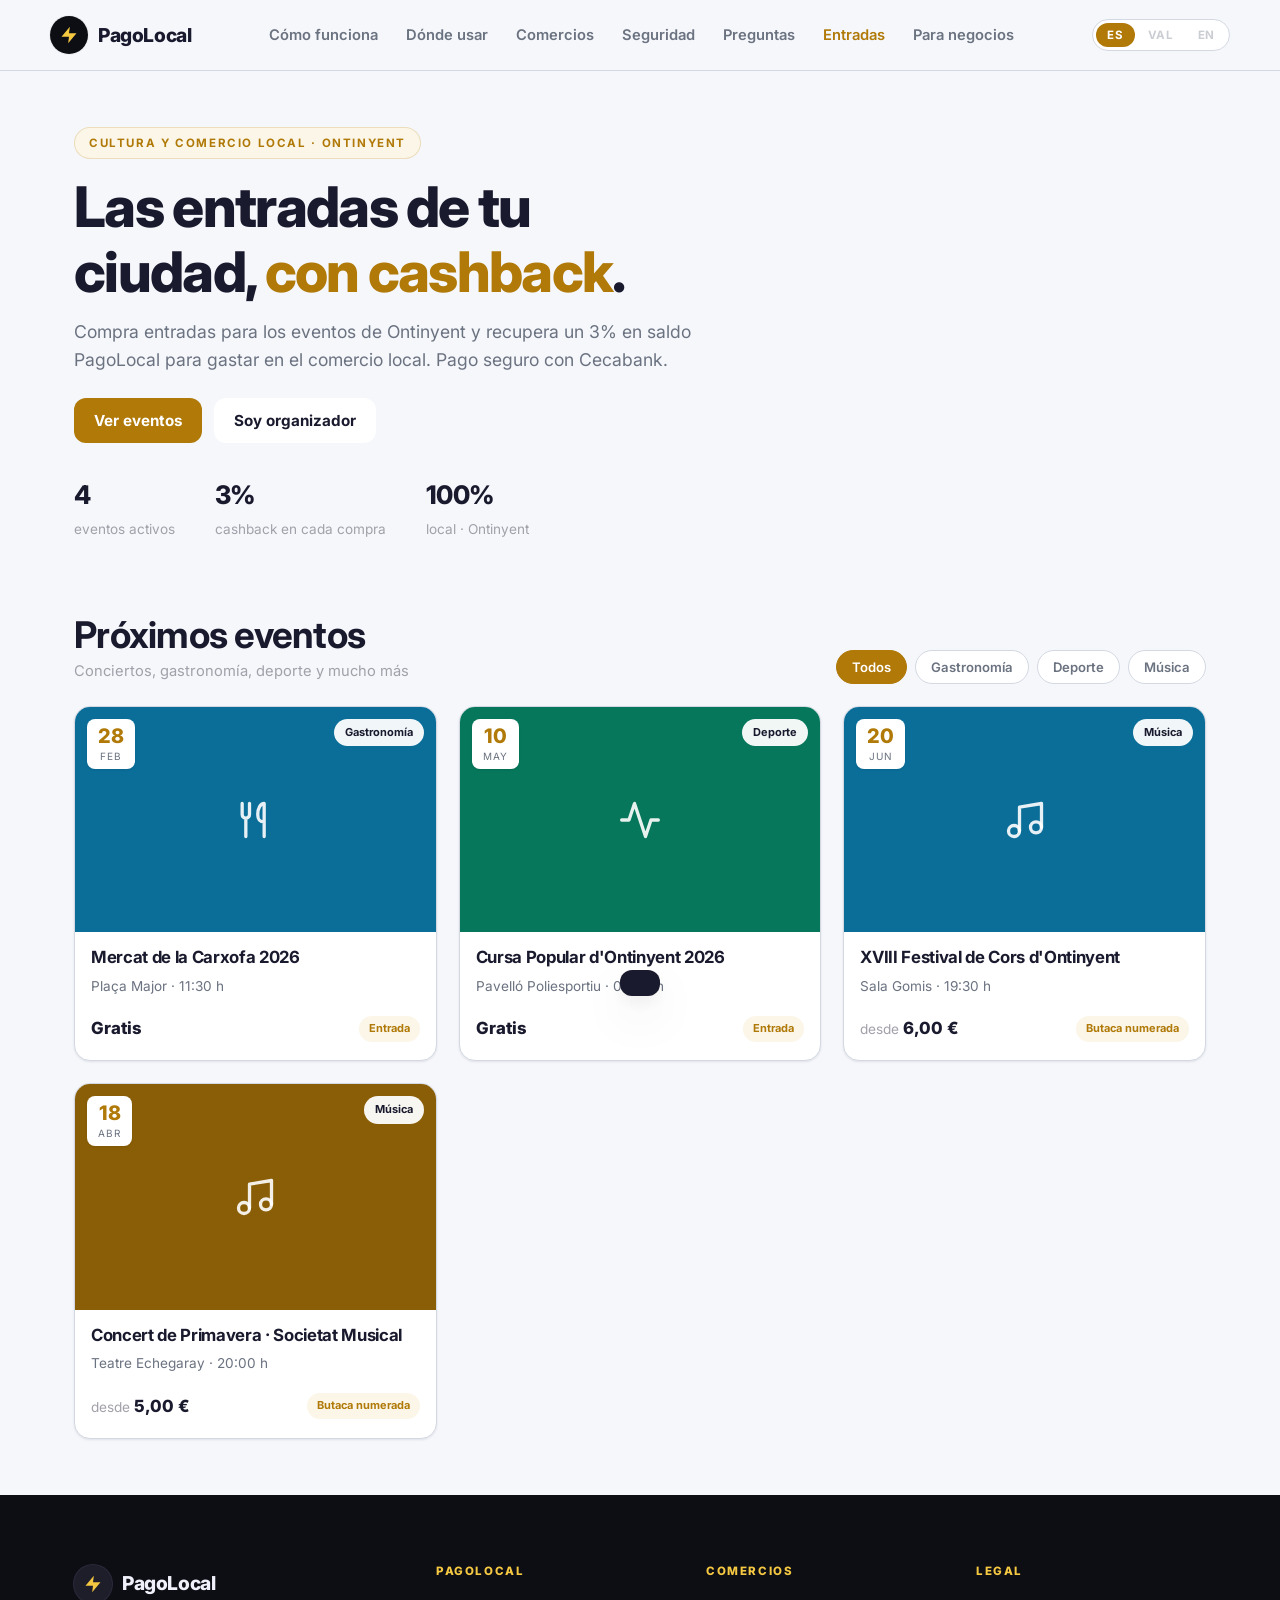
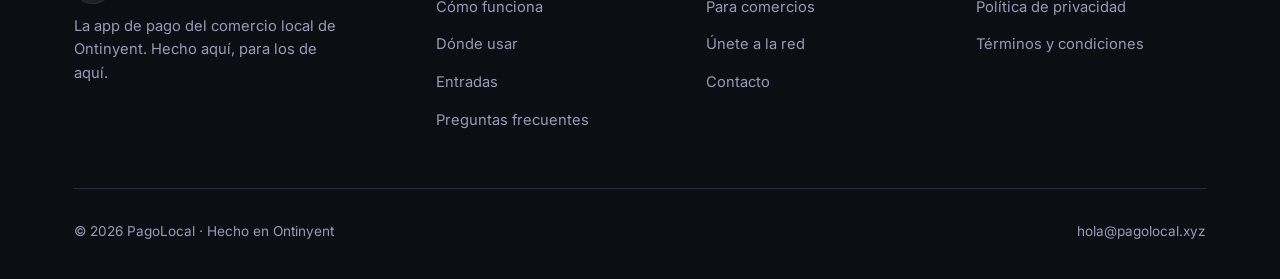
<file: entradas.html>
<!DOCTYPE html>
<html lang="es">
<head>
  <meta charset="UTF-8" />
  <meta name="viewport" content="width=device-width, initial-scale=1.0" />
  <meta name="theme-color" content="#F5F7FB" />
  <meta name="color-scheme" content="light" />

  <title>Entradas · PagoLocal — Eventos de Ontinyent</title>
  <meta name="description" content="Compra entradas para los eventos de Ontinyent con PagoLocal y gana cashback en cada compra. Conciertos, gastronomía, deporte y más." />

  <meta property="og:type" content="website" />
  <meta property="og:url" content="https://pagolocal.xyz/entradas.html" />
  <meta property="og:title" content="Entradas · PagoLocal — Eventos de Ontinyent" />
  <meta property="og:description" content="Las entradas de tu ciudad, con cashback. Pago seguro con Cecabank." />
  <meta property="og:locale" content="es_ES" />

  <link rel="icon" type="image/svg+xml" href="data:image/svg+xml,%3Csvg xmlns='http://www.w3.org/2000/svg' viewBox='0 0 100 100'%3E%3Ccircle cx='50' cy='50' r='48' fill='%231A1A2E'/%3E%3Cpath d='M55 18 L29 56 h17 l-5 26 27-42 H51 l4-22 z' fill='%23F5C842'/%3E%3C/svg%3E" />

  <link rel="preconnect" href="https://fonts.googleapis.com" />
  <link rel="preconnect" href="https://fonts.gstatic.com" crossorigin />
  <link href="https://fonts.googleapis.com/css2?family=Inter:wght@400;500;600;700;800&display=swap" rel="stylesheet" />

  <!-- Estilos compartidos del sitio -->
  <link rel="stylesheet" href="/styles.css" />

  <style>
  /* ============================================================
     Estilos específicos de la página de Entradas
     Tema CLARO, usando los tokens de styles.css.
     ============================================================ */
  .wrap{ max-width: var(--container); margin:0 auto; padding:0 var(--s-xl); }

  /* Botones reutilizados del prototipo, mapeados a la marca del sitio */
  .btn{ display:inline-flex; align-items:center; justify-content:center; gap:8px;
    border:none; border-radius:var(--r-md); padding:13px 20px; font-weight:700; font-size:0.95rem;
    font-family:inherit; cursor:pointer; transition:transform .15s ease, box-shadow .15s ease, background .15s ease; }
  .btn-amarillo{ background:var(--accent); color:var(--white); }
  .btn-amarillo:hover{ background:var(--accent-hover); transform:translateY(-1px); box-shadow:0 8px 20px rgba(176,121,8,.25); }
  .btn-amarillo:disabled{ background:var(--surface-3); color:var(--text-dim); cursor:not-allowed; transform:none; box-shadow:none; }
  .btn-ghost{ background:var(--surface); color:var(--text); border:1px solid var(--border); }
  .btn-ghost:hover{ border-color:var(--accent); color:var(--accent); }
  .btn-block{ width:100%; }
  .btn-sm{ padding:9px 14px; font-size:0.82rem; border-radius:var(--r-sm); }

  /* HERO */
  .hero{ position:relative; padding:56px 0 40px; }
  .hero .hero-lead{ font-size:1.1rem; color:var(--muted); max-width:60ch; margin:14px 0 24px; }
  .hero h1{ max-width:16ch; }
  .hero h1 em{ font-style:normal; color:var(--accent); }
  .hero-ctas{ display:flex; gap:var(--s-md); flex-wrap:wrap; margin-bottom:var(--s-xxl); }
  .hero-stats{ display:flex; gap:40px; flex-wrap:wrap; }
  .hero-stats div b{ display:block; font-size:1.6rem; font-weight:800; letter-spacing:-.02em; color:var(--text); }
  .hero-stats div span{ font-size:.85rem; color:var(--text-dim); }

  /* SECCIONES / GRID */
  section.bloque{ padding:32px 0 56px; }
  .bloque-head{ display:flex; align-items:flex-end; justify-content:space-between; gap:16px; margin-bottom:22px; flex-wrap:wrap; }
  .bloque-head h2{ margin:0; }
  .bloque-head p{ margin:4px 0 0; color:var(--text-dim); font-size:.92rem; }
  .filtros{ display:flex; gap:8px; flex-wrap:wrap; }
  .chip{ padding:8px 15px; border-radius:var(--r-full); border:1px solid var(--border); background:var(--surface);
    color:var(--muted); font-size:.82rem; font-weight:600; cursor:pointer; transition:.14s; }
  .chip:hover{ color:var(--text); border-color:var(--accent); }
  .chip.on{ background:var(--accent); color:var(--white); border-color:var(--accent); }

  .grid{ display:grid; grid-template-columns:repeat(auto-fill,minmax(290px,1fr)); gap:22px; }
  .card{ background:var(--surface); border:1px solid var(--border); border-radius:var(--r-lg);
    overflow:hidden; cursor:pointer; transition:.18s; display:flex; flex-direction:column; box-shadow:var(--shadow-sm); }
  .card:hover{ transform:translateY(-4px); border-color:var(--accent); box-shadow:var(--shadow); }
  .card-img{ aspect-ratio:16/10; position:relative; display:grid; place-items:center; color:rgba(255,255,255,.9); }
  .card-img > span svg{ width:44px; height:44px; }
  .card-fecha{ position:absolute; top:12px; left:12px; background:#fff; border-radius:var(--r-sm);
    text-align:center; padding:7px 11px; line-height:1; box-shadow:var(--shadow-sm); }
  .card-fecha b{ display:block; font-size:1.25rem; font-weight:800; color:var(--accent); }
  .card-fecha span{ font-size:10px; letter-spacing:.1em; text-transform:uppercase; color:var(--muted); }
  .card-cat{ position:absolute; top:12px; right:12px; background:rgba(255,255,255,.94); color:var(--text);
    border-radius:var(--r-full); padding:5px 11px; font-size:11px; font-weight:700; }
  .card-body{ padding:16px 16px 18px; display:flex; flex-direction:column; gap:8px; flex:1; }
  .card-body h3{ margin:0; font-size:1.05rem; font-weight:700; }
  .card-meta{ font-size:.85rem; color:var(--muted); display:flex; align-items:center; gap:7px; }
  .card-foot{ margin-top:auto; display:flex; align-items:center; justify-content:space-between; padding-top:10px; }
  .precio-desde{ font-size:.85rem; color:var(--text-dim); }
  .precio-desde b{ font-size:1.05rem; color:var(--text); font-weight:800; }
  .tag-tipo{ font-size:11px; font-weight:700; color:var(--accent); background:var(--accent-tint); padding:4px 10px; border-radius:var(--r-full); }
  .tag-agotado{ color:var(--red); background:var(--red-dim); }

  /* FICHA */
  .volver{ display:inline-flex; align-items:center; gap:7px; color:var(--muted); font-size:.9rem;
    font-weight:600; margin:24px 0 18px; cursor:pointer; }
  .volver:hover{ color:var(--accent); }
  .ficha{ display:grid; grid-template-columns:minmax(0,1.55fr) minmax(0,1fr); gap:30px; align-items:start; }
  .ficha-cartel{ border-radius:var(--r-lg); overflow:hidden; border:1px solid var(--border);
    aspect-ratio:3/2; display:grid; place-items:center; color:rgba(255,255,255,.9); box-shadow:var(--shadow-sm); }
  .ficha-cartel svg{ width:72px; height:72px; }
  .ficha .cat{ color:var(--accent); font-weight:700; font-size:.8rem; text-transform:uppercase; letter-spacing:.1em; }
  .ficha h1{ margin:6px 0; }
  .ficha-desc{ color:var(--muted); margin:16px 0; white-space:pre-line; line-height:1.7; }
  .dato-linea{ display:flex; gap:11px; align-items:flex-start; padding:13px 0; border-top:1px solid var(--border); font-size:.92rem; color:var(--muted); }
  .dato-linea .ic{ width:24px; flex:none; color:var(--accent); display:grid; place-items:center; padding-top:1px; }
  .dato-linea .ic svg{ width:18px; height:18px; }
  .dato-linea b{ font-weight:700; color:var(--text); }
  .mapa-emb{ border:0; width:100%; height:200px; border-radius:var(--r-md); margin-top:10px; }

  .panel{ background:var(--surface); border:1px solid var(--border); border-radius:var(--r-lg);
    padding:22px; position:sticky; top:88px; box-shadow:var(--shadow-sm); }
  .panel h3{ margin:0 0 4px; }
  .panel .sub{ color:var(--text-dim); font-size:.85rem; margin-bottom:16px; }

  .tipo-fila{ display:flex; align-items:center; justify-content:space-between; gap:12px; padding:14px 0; border-top:1px solid var(--border); }
  .tipo-fila:first-of-type{ border-top:none; }
  .tipo-info b{ display:block; font-weight:700; color:var(--text); }
  .tipo-info span{ font-size:.88rem; color:var(--muted); }
  .tipo-info .restan{ font-size:.78rem; color:var(--text-dim); }
  .stepper{ display:flex; align-items:center; border:1px solid var(--border); border-radius:var(--r-sm); overflow:hidden; flex:none; }
  .stepper button{ width:38px; height:38px; border:none; background:var(--surface-2); color:var(--text); font-size:20px; font-weight:700; cursor:pointer; }
  .stepper button:hover{ background:var(--surface-3); }
  .stepper button:disabled{ color:var(--text-dim); cursor:not-allowed; }
  .stepper span{ min-width:38px; text-align:center; font-weight:700; }

  .resumen{ border-top:1px solid var(--border); margin-top:6px; padding-top:16px; }
  .resumen .fila{ display:flex; justify-content:space-between; font-size:.9rem; color:var(--muted); margin-bottom:7px; }
  .resumen .total{ display:flex; justify-content:space-between; align-items:baseline; margin:10px 0 4px; }
  .resumen .total b{ font-size:1.6rem; font-weight:800; letter-spacing:-.02em; color:var(--text); }
  .cashback-nota{ display:flex; align-items:center; gap:9px; background:var(--accent-tint);
    border:1px solid rgba(176,121,8,.2); border-radius:var(--r-md); padding:11px 13px; margin:14px 0; font-size:.85rem; color:var(--text); }
  .cashback-nota b{ color:var(--accent); }

  /* MAPA DE BUTACAS (elemento estrella) */
  .escenario{ margin:6px auto 26px; max-width:560px; }
  .escenario .pantalla{ height:34px; border-radius:6px 6px 60% 60%/6px 6px 100% 100%;
    background:var(--surface); border:1px solid var(--border); border-bottom:2px solid var(--accent);
    display:grid; place-items:center; font-size:11px; letter-spacing:.34em; text-transform:uppercase; color:var(--muted); font-weight:700;
    box-shadow:0 14px 26px -18px rgba(176,121,8,.5); }
  .leyenda{ display:flex; gap:16px; flex-wrap:wrap; justify-content:center; margin:18px 0 22px; font-size:.78rem; color:var(--muted); }
  .leyenda span{ display:inline-flex; align-items:center; gap:6px; }
  .lg{ width:16px; height:16px; border-radius:5px; flex:none; border:1px solid var(--border); }
  .lg.disp{ background:var(--surface-3); }
  .lg.sel{ background:var(--accent); border-color:var(--accent); }
  .lg.ocu{ background:var(--red-dim); border-color:rgba(220,38,38,.35); }
  .lg.sil{ background:rgba(37,99,235,.12); border-color:var(--blue); }

  .zona{ margin-bottom:30px; }
  .zona-cab{ display:flex; align-items:center; justify-content:space-between; gap:12px; margin-bottom:14px; }
  .zona-cab h4{ margin:0; font-size:1rem; font-weight:800; display:flex; align-items:center; gap:9px; }
  .zona-dot{ width:11px; height:11px; border-radius:50%; flex:none; }
  .zona-cab .pz{ font-size:.85rem; color:var(--muted); font-weight:600; }
  .mapa-scroll{ overflow-x:auto; padding-bottom:8px; }
  .mapa-grid{ display:inline-grid; gap:6px; margin:0 auto; }
  .fila-mapa{ display:flex; gap:6px; align-items:center; }
  .fila-label{ width:20px; font-size:11px; color:var(--text-dim); text-align:center; flex:none; font-weight:700; }
  .asiento{ width:26px; height:26px; border-radius:6px 6px 4px 4px; border:1px solid var(--border);
    background:var(--surface-3); font-size:10px; color:var(--text-dim); display:grid; place-items:center;
    cursor:pointer; transition:.1s; flex:none; font-weight:600; }
  .asiento:hover{ transform:scale(1.12); border-color:var(--accent); background:#fff; }
  .asiento.sel{ background:var(--accent); color:#fff; border-color:var(--accent); box-shadow:0 0 0 3px var(--accent-dim); }
  .asiento.ocu{ background:var(--red-dim); border-color:rgba(220,38,38,.3); color:#B91C1C; opacity:.65; cursor:not-allowed; }
  .asiento.ocu:hover{ transform:none; border-color:rgba(220,38,38,.3); background:var(--red-dim); }
  .asiento.sil{ background:rgba(37,99,235,.1); border-color:var(--blue); color:var(--blue); }
  .asiento.sil.sel{ background:var(--accent); color:#fff; border-color:var(--accent); }
  .asiento.hueco{ visibility:hidden; cursor:default; }
  .asiento.hueco:hover{ transform:none; }

  .seleccion-pills{ display:flex; flex-wrap:wrap; gap:7px; margin:4px 0 14px; min-height:4px; }
  .pill{ display:inline-flex; align-items:center; gap:7px; background:var(--surface-2); border:1px solid var(--border);
    border-radius:var(--r-full); padding:5px 6px 5px 12px; font-size:.78rem; font-weight:600; color:var(--text); }
  .pill b{ color:var(--accent); }
  .pill button{ border:none; background:var(--surface-3); color:var(--muted); width:20px; height:20px; border-radius:50%; cursor:pointer; font-size:13px; line-height:1; }
  .pill button:hover{ background:var(--red); color:#fff; }

  /* FORMULARIOS */
  .form-grid{ display:grid; grid-template-columns:1fr 1fr; gap:14px; }
  .campo{ display:flex; flex-direction:column; gap:6px; margin-bottom:14px; }
  .campo.full{ grid-column:1/-1; }
  .campo label{ font-size:.78rem; font-weight:600; color:var(--muted); letter-spacing:.02em; }
  .campo input,.campo select,.campo textarea{ background:var(--bg); border:1px solid var(--border); border-radius:var(--r-md);
    padding:12px 13px; color:var(--text); font-size:.95rem; font-family:inherit; width:100%; }
  .campo input:focus,.campo select:focus,.campo textarea:focus{ outline:none; border-color:var(--accent); box-shadow:0 0 0 3px var(--accent-dim); }
  .campo .ayuda{ font-size:.72rem; color:var(--text-dim); }
  .checkout{ display:grid; grid-template-columns:minmax(0,1.4fr) minmax(0,1fr); gap:28px; align-items:start; }

  /* MODAL PAGO DEMO */
  .modal-bg{ position:fixed; inset:0; background:rgba(26,26,46,.55); backdrop-filter:blur(4px);
    display:grid; place-items:center; z-index:100; padding:20px; }
  .modal{ background:var(--surface); border:1px solid var(--border); border-radius:var(--r-xl); max-width:440px; width:100%; box-shadow:var(--shadow-lg); overflow:hidden; }
  .modal .cab{ padding:18px 22px; border-bottom:1px solid var(--border); display:flex; align-items:center; gap:10px; }
  .modal .cab b{ font-weight:800; }
  .ceca-logo{ width:26px; height:26px; border-radius:50%; background:var(--dark-bg); color:var(--accent-bright);
    display:grid; place-items:center; font-weight:900; font-size:13px; flex:none; }
  .modal .cuerpo{ padding:24px 22px; }
  .modal .pie{ padding:0 22px 22px; display:flex; gap:10px; }
  .ceca-band{ background:#EAF2FF; border:1px solid #C7DBFF; border-radius:var(--r-md); padding:10px 13px; font-size:.78rem; color:#1E4FA3; margin-bottom:18px; display:flex; align-items:center; gap:9px; }
  .tarjeta-demo{ background:#16161F; border:1px solid var(--dark-border); border-radius:var(--r-lg); padding:18px; margin-bottom:6px; color:#fff; }
  .tarjeta-demo .num{ font-size:1.1rem; letter-spacing:.12em; font-weight:600; margin-bottom:14px; }
  .tarjeta-demo .fila{ display:flex; justify-content:space-between; font-size:.72rem; color:#9a9ab0; }
  .spin{ width:18px; height:18px; border:2px solid rgba(255,255,255,.35); border-top-color:#fff; border-radius:50%; animation:gira .7s linear infinite; }
  @keyframes gira{ to{ transform:rotate(360deg); } }

  /* CONFIRMACIÓN */
  .confirm{ max-width:560px; margin:30px auto; text-align:center; }
  .confirm .check{ width:74px; height:74px; border-radius:50%; background:rgba(5,150,105,.12);
    border:1px solid rgba(5,150,105,.4); color:var(--green); display:grid; place-items:center; font-size:36px; margin:0 auto 18px; }
  .entrada-tk{ background:var(--surface); border:1px solid var(--border); border-radius:var(--r-lg); text-align:left; margin-top:24px; overflow:hidden; box-shadow:var(--shadow-sm); }
  .entrada-tk .top-tk{ padding:18px 22px; border-bottom:1px dashed var(--border); display:flex; justify-content:space-between; align-items:center; }
  .entrada-tk .top-tk b{ font-size:1.05rem; }
  .qr-fake{ width:120px; height:120px; border-radius:var(--r-md); background:repeating-conic-gradient(#1A1A2E 0 25%, #fff 0 50%) 50%/14px 14px; margin:20px auto; border:6px solid #fff; box-shadow:0 0 0 1px var(--border); }
  .loc-code{ font-family:monospace; font-size:1.35rem; letter-spacing:.18em; text-align:center; color:var(--accent); font-weight:700; }
  .entrada-det{ padding:18px 22px; font-size:.9rem; color:var(--muted); }
  .entrada-det .l{ display:flex; justify-content:space-between; padding:5px 0; }
  .entrada-det .l b{ color:var(--text); }

  /* ORGANIZADOR */
  .org-tabs{ display:flex; gap:8px; margin:24px 0 22px; border-bottom:1px solid var(--border); }
  .org-tabs button{ background:none; border:none; color:var(--muted); font-weight:700; font-size:.95rem; padding:12px 4px; margin-right:18px; cursor:pointer; border-bottom:2px solid transparent; }
  .org-tabs button.on{ color:var(--accent); border-bottom-color:var(--accent); }
  .org-evt{ display:flex; align-items:center; gap:14px; background:var(--surface); border:1px solid var(--border); border-radius:var(--r-md); padding:14px; margin-bottom:10px; box-shadow:var(--shadow-sm); }
  .org-evt .mini{ width:54px; height:54px; border-radius:var(--r-sm); display:grid; place-items:center; flex:none; color:#fff; }
  .org-evt .mini svg{ width:24px; height:24px; }
  .org-evt .info{ flex:1; min-width:0; }
  .org-evt .info b{ display:block; color:var(--text); }
  .org-evt .info span{ font-size:.85rem; color:var(--muted); }
  .org-evt .barra{ height:6px; border-radius:4px; background:var(--surface-3); overflow:hidden; margin-top:7px; max-width:220px; }
  .org-evt .barra i{ display:block; height:100%; background:var(--accent); }
  .org-card{ background:var(--surface); border:1px solid var(--border); border-radius:var(--r-lg); padding:22px; margin-bottom:18px; box-shadow:var(--shadow-sm); }
  .org-card h3{ margin:0 0 16px; display:flex; align-items:center; gap:9px; }
  .seg{ display:inline-flex; background:var(--surface-2); border:1px solid var(--border); border-radius:var(--r-md); padding:4px; gap:4px; }
  .seg button{ border:none; background:none; color:var(--muted); font-weight:700; font-size:.9rem; padding:8px 16px; border-radius:var(--r-sm); cursor:pointer; }
  .seg button.on{ background:var(--accent); color:#fff; }
  .mini-fila{ display:grid; grid-template-columns:1.6fr 1fr 1fr auto; gap:8px; margin-bottom:8px; align-items:center; }
  .mini-fila input{ margin:0; }
  .mini-fila .del{ width:38px; height:42px; border:1px solid var(--border); background:var(--surface-2); border-radius:var(--r-sm); color:var(--red); cursor:pointer; display:grid; place-items:center; }
  .mini-fila .del svg{ width:18px; height:18px; }
  .add-link{ color:var(--accent); font-weight:700; font-size:.88rem; cursor:pointer; display:inline-flex; gap:6px; align-items:center; margin-top:4px; }
  .color-pick{ display:flex; gap:7px; flex-wrap:wrap; }
  .color-pick label{ width:30px; height:30px; border-radius:var(--r-sm); cursor:pointer; }
  .color-pick input{ display:none; }
  .color-pick input:checked + span{ outline:2px solid var(--text); outline-offset:2px; }
  .color-pick span{ display:block; width:100%; height:100%; border-radius:var(--r-xs); }
  .editor-asientos{ margin-top:10px; padding:16px; background:var(--surface-2); border:1px solid var(--border); border-radius:var(--r-md); }
  .editor-asientos .hint{ font-size:.72rem; color:var(--text-dim); margin-bottom:12px; }
  .aside-editor{ width:24px; height:24px; border-radius:5px; border:1px solid var(--border); background:var(--surface-3); cursor:pointer; flex:none; }
  .aside-editor.hueco{ background:transparent; border-style:dashed; opacity:.5; }
  .aside-editor.sil{ background:rgba(37,99,235,.16); border-color:var(--blue); }

  /* TOAST */
  #toast{ position:fixed; bottom:24px; left:50%; transform:translateX(-50%) translateY(120px);
    background:var(--text); color:#fff; padding:13px 20px; border-radius:var(--r-md); font-weight:600; font-size:.9rem;
    z-index:200; transition:.3s; box-shadow:var(--shadow-lg); max-width:90vw; }
  #toast.show{ transform:translateX(-50%) translateY(0); }

  .vacio{ text-align:center; padding:60px 20px; color:var(--text-dim); }
  .vacio .ic{ display:grid; place-items:center; margin-bottom:12px; color:var(--text-dim); }
  .vacio .ic svg{ width:40px; height:40px; }

  /* enlace activo en el menú */
  .nav-links a.activo{ color:var(--accent); }

  @media (max-width:860px){
    .ficha{ grid-template-columns:1fr; }
    .checkout{ grid-template-columns:1fr; }
    .panel{ position:static; }
    .form-grid{ grid-template-columns:1fr; }
  }
  </style>
</head>
<body>

  <!-- =================== HEADER (clonado del sitio) =================== -->
  <header class="site-header">
    <div class="container nav">
      <a href="/" class="logo">
        <span class="logo-mark">
          <svg viewBox="0 0 24 24" fill="currentColor" aria-hidden="true">
            <path d="M13 2L3 14h9l-1 8 10-12h-9l1-8z"/>
          </svg>
        </span>
        <span>PagoLocal</span>
      </a>

      <ul class="nav-links" id="navLinks">
        <li><a href="/#como-funciona">Cómo funciona</a></li>
        <li><a href="/#donde-usar">Dónde usar</a></li>
        <li><a href="/#comercios">Comercios</a></li>
        <li><a href="/#seguridad">Seguridad</a></li>
        <li><a href="/#faq">Preguntas</a></li>
        <li><a href="/entradas.html" class="activo">Entradas</a></li>
        <li><a href="/negocios.html">Para negocios</a></li>
      </ul>

      <div class="nav-right">
        <div class="lang-switch" role="tablist" aria-label="Idioma">
          <button data-lang="es" class="active">ES</button>
          <button data-lang="val" disabled title="Próximamente">VAL</button>
          <button data-lang="en"  disabled title="Próximamente">EN</button>
        </div>
        <button class="menu-toggle" id="menuToggle" aria-label="Menú">
          <svg viewBox="0 0 24 24" fill="none" stroke="currentColor" stroke-width="2"><line x1="3" y1="6" x2="21" y2="6"/><line x1="3" y1="12" x2="21" y2="12"/><line x1="3" y1="18" x2="21" y2="18"/></svg>
        </button>
      </div>
    </div>
  </header>

  <!-- =================== APP DE ENTRADAS =================== -->
  <main id="app"></main>

  <!-- =================== FOOTER (clonado del sitio) =================== -->
  <footer class="site-footer">
    <div class="container">
      <div class="footer-grid">
        <div class="footer-brand">
          <a href="/" class="logo">
            <span class="logo-mark">
              <svg viewBox="0 0 24 24" fill="currentColor" aria-hidden="true">
                <path d="M13 2L3 14h9l-1 8 10-12h-9l1-8z"/>
              </svg>
            </span>
            <span>PagoLocal</span>
          </a>
          <p>La app de pago del comercio local de Ontinyent. Hecho aquí, para los de aquí.</p>
        </div>
        <div class="footer-col">
          <h4>PagoLocal</h4>
          <ul>
            <li><a href="/#como-funciona">Cómo funciona</a></li>
            <li><a href="/#donde-usar">Dónde usar</a></li>
            <li><a href="/entradas.html">Entradas</a></li>
            <li><a href="/#faq">Preguntas frecuentes</a></li>
          </ul>
        </div>
        <div class="footer-col">
          <h4>Comercios</h4>
          <ul>
            <li><a href="/negocios.html">Para comercios</a></li>
            <li><a href="/negocios.html">Únete a la red</a></li>
            <li><a href="mailto:hola@pagolocal.xyz">Contacto</a></li>
          </ul>
        </div>
        <div class="footer-col">
          <h4>Legal</h4>
          <ul>
            <li><a href="/privacy.html">Política de privacidad</a></li>
            <li><a href="/terms.html">Términos y condiciones</a></li>
          </ul>
        </div>
      </div>
      <div class="footer-bottom">
        <span>© <span id="year"></span> PagoLocal · Hecho en Ontinyent</span>
        <span><a href="mailto:hola@pagolocal.xyz">hola@pagolocal.xyz</a></span>
      </div>
    </div>
  </footer>

  <div id="toast"></div>

  <script>

/* ==========================================================================
   1. CONFIGURACIÓN
   ========================================================================== */
const CONFIG = {
  // Cuando cableemos backend, aquí irá la URL de Railway:
  BACKEND_URL: 'https://localpay-backend-production.up.railway.app',
  // % de cashback PagoLocal sobre la compra de entradas (palanca de marca)
  CASHBACK_PCT: 3,
  // MODO DEMO: simula el pago de Cecabank sin salir de la web.
  DEMO: true,
  // URL real del TPV (para la fase de cableado; NO se usa en demo)
  CECA_ACTION_TEST: 'https://tpv.ceca.es/tpvweb/tpv/compra.action',
  CECA_ACTION_PROD: 'https://pgw.ceca.es/tpvweb/tpv/compra.action',
};
const LS_KEY = 'pagolocal_entradas_v1';

/* ==========================================================================
   2. UTILIDADES
   ========================================================================== */
const $ = (s,el=document)=>el.querySelector(s);
const $$ = (s,el=document)=>[...el.querySelectorAll(s)];
const eur = n => (Number(n)||0).toLocaleString('es-ES',{minimumFractionDigits:2,maximumFractionDigits:2})+' €';
const esc = s => String(s==null?'':s).replace(/[&<>"']/g,c=>({'&':'&amp;','<':'&lt;','>':'&gt;','"':'&quot;',"'":'&#39;'}[c]));
const slug = s => String(s).toLowerCase().normalize('NFD').replace(/[\u0300-\u036f]/g,'').replace(/[^a-z0-9]+/g,'-').replace(/^-|-$/g,'');
const uid = () => Math.random().toString(36).slice(2,9);
const IC = {
  calendar: '<svg viewBox="0 0 24 24" fill="none" stroke="currentColor" stroke-width="1.8" stroke-linecap="round" stroke-linejoin="round" aria-hidden="true"><rect x="3" y="4" width="18" height="17" rx="2"/><path d="M3 10h18M8 2v4M16 2v4"/></svg>',
  pin: '<svg viewBox="0 0 24 24" fill="none" stroke="currentColor" stroke-width="1.8" stroke-linecap="round" stroke-linejoin="round" aria-hidden="true"><path d="M12 22s7-6.2 7-12a7 7 0 0 0-14 0c0 5.8 7 12 7 12z"/><circle cx="12" cy="10" r="2.5"/></svg>',
  ticket: '<svg viewBox="0 0 24 24" fill="none" stroke="currentColor" stroke-width="1.8" stroke-linecap="round" stroke-linejoin="round" aria-hidden="true"><path d="M3 8a2 2 0 0 0 2-2h14a2 2 0 0 0 2 2v2a2 2 0 0 0 0 4v2a2 2 0 0 0-2 2H5a2 2 0 0 0-2-2v-2a2 2 0 0 0 0-4z"/><path d="M14 6v12" stroke-dasharray="2 2"/></svg>',
  search: '<svg viewBox="0 0 24 24" fill="none" stroke="currentColor" stroke-width="1.8" stroke-linecap="round" stroke-linejoin="round" aria-hidden="true"><circle cx="11" cy="11" r="7"/><path d="m20 20-4-4"/></svg>',
  inbox: '<svg viewBox="0 0 24 24" fill="none" stroke="currentColor" stroke-width="1.8" stroke-linecap="round" stroke-linejoin="round" aria-hidden="true"><path d="M3 13h5l1.5 3h5L16 13h5"/><path d="M5 5h14l2 8v6H3v-6z"/></svg>',
  cart: '<svg viewBox="0 0 24 24" fill="none" stroke="currentColor" stroke-width="1.8" stroke-linecap="round" stroke-linejoin="round" aria-hidden="true"><circle cx="9" cy="20" r="1.5"/><circle cx="18" cy="20" r="1.5"/><path d="M2 3h3l2.7 12.4A2 2 0 0 0 9.7 17h8.6a2 2 0 0 0 2-1.6L22 7H6"/></svg>',
  trash: '<svg viewBox="0 0 24 24" fill="none" stroke="currentColor" stroke-width="1.8" stroke-linecap="round" stroke-linejoin="round" aria-hidden="true"><path d="M4 7h16M10 11v6M14 11v6M6 7l1 13h10l1-13M9 7V4h6v3"/></svg>',
  music: '<svg viewBox="0 0 24 24" fill="none" stroke="currentColor" stroke-width="1.8" stroke-linecap="round" stroke-linejoin="round" aria-hidden="true"><path d="M9 18V5l12-2v13"/><circle cx="6" cy="18" r="3"/><circle cx="18" cy="16" r="3"/></svg>',
  utensils: '<svg viewBox="0 0 24 24" fill="none" stroke="currentColor" stroke-width="1.8" stroke-linecap="round" stroke-linejoin="round" aria-hidden="true"><path d="M5 3v6a2 2 0 0 0 2 2h0a2 2 0 0 0 2-2V3M7 11v10"/><path d="M17 21V3c-2 0-3.5 2.5-3.5 6s1.5 4 3.5 4"/></svg>',
  run: '<svg viewBox="0 0 24 24" fill="none" stroke="currentColor" stroke-width="1.8" stroke-linecap="round" stroke-linejoin="round" aria-hidden="true"><path d="M22 12h-4l-3 9L9 3l-3 9H2"/></svg>',
  film: '<svg viewBox="0 0 24 24" fill="none" stroke="currentColor" stroke-width="1.8" stroke-linecap="round" stroke-linejoin="round" aria-hidden="true"><rect x="3" y="3" width="18" height="18" rx="2"/><path d="M7 3v18M17 3v18M3 8h4M3 16h4M17 8h4M17 16h4M3 12h18"/></svg>',
  star: '<svg viewBox="0 0 24 24" fill="none" stroke="currentColor" stroke-width="1.8" stroke-linecap="round" stroke-linejoin="round" aria-hidden="true"><path d="m12 3 2.8 5.7 6.2.9-4.5 4.4 1.1 6.2L12 17.3 6.4 20.2l1.1-6.2L3 9.6l6.2-.9z"/></svg>',
  spark: '<svg viewBox="0 0 24 24" fill="none" stroke="currentColor" stroke-width="1.8" stroke-linecap="round" stroke-linejoin="round" aria-hidden="true"><path d="M12 3v4M12 17v4M3 12h4M17 12h4M6 6l2.5 2.5M15.5 15.5 18 18M6 18l2.5-2.5M15.5 8.5 18 6"/></svg>',
};
const MESES = ['ENE','FEB','MAR','ABR','MAY','JUN','JUL','AGO','SEP','OCT','NOV','DIC'];
const MESES_L = ['enero','febrero','marzo','abril','mayo','junio','julio','agosto','septiembre','octubre','noviembre','diciembre'];
function fechaPartes(iso){const d=new Date(iso+'T00:00:00');return {dia:d.getDate(),mes:MESES[d.getMonth()],mesL:MESES_L[d.getMonth()],anyo:d.getFullYear()};}
function fechaLarga(iso){const p=fechaPartes(iso);return `${p.dia} de ${p.mesL} de ${p.anyo}`;}
function toast(msg){const t=$('#toast');t.textContent=msg;t.classList.add('show');clearTimeout(t._t);t._t=setTimeout(()=>t.classList.remove('show'),2600);}
const GRADS = ['#5B2BB5','#8A5E06','#1E4FB8','#06775A','#A82323','#0B6E99'];
const grad = id => GRADS[(String(id).charCodeAt(1)||0)%GRADS.length];

/* ==========================================================================
   3. ALMACÉN (localStorage) + SEMILLA de 4 eventos
   ========================================================================== */
const Store = {
  data:null,
  load(){
    try{ this.data = JSON.parse(localStorage.getItem(LS_KEY)); }catch(e){ this.data=null; }
    if(!this.data || !this.data.eventos){ this.data = { eventos: semilla() }; this.save(); }
    return this.data;
  },
  save(){ localStorage.setItem(LS_KEY, JSON.stringify(this.data)); },
  eventos(){ return this.data.eventos; },
  get(id){ return this.data.eventos.find(e=>String(e.id)===String(id)); },
  add(ev){ this.data.eventos.unshift(ev); this.save(); },
  reset(){ localStorage.removeItem(LS_KEY); this.load(); }
};

// Genera un mapa de butacas: matriz de estados ('.' disponible, 'X' ocupado, ' ' hueco, 'W' silla)
function genMapa(filas, cols, opts={}){
  const {ocupadasPct=0.18, sillasUltimaFila=0, pasilloCentral=false} = opts;
  const m=[];
  for(let r=0;r<filas;r++){
    const fila=[];
    for(let c=0;c<cols;c++){
      if(pasilloCentral && (c===Math.floor(cols/2))){ fila.push(' '); continue; }
      let estado = Math.random()<ocupadasPct ? 'X' : '.';
      if(sillasUltimaFila && r===filas-1 && c<sillasUltimaFila){ estado = Math.random()<0.4?'X':'W'; }
      fila.push(estado);
    }
    m.push(fila);
  }
  return m;
}

function semilla(){
  return [
    // ---------- 1) EVENTO GENERAL (estilo Mercat de la Carxofa) ----------
    {
      id:'mercat-carxofa-2026', tipo:'general',
      titulo:"Mercat de la Carxofa 2026", categoria:'Gastronomía',
      fecha:'2026-02-28', hora:'11:30',
      lugar:{nombre:'Plaça Major', direccion:'Plaça Major, 46870 Ontinyent', lat:38.8222, lng:-0.6075},
      descripcion:"Una jornada dedicada al producto estrella de la huerta local: la alcachofa de Ontinyent.\nDegustaciones, mercado de productores, show-cooking y tapas elaboradas por los bares de la villa.\nEntrada general gratuita; el bono degustación da derecho a 5 tapas + bebida en los puestos participantes.",
      organizador:'Ajuntament d\'Ontinyent', contacto:'cultura@ontinyent.es',
      tiposEntrada:[
        {id:uid(), nombre:'Entrada general', precio:0, cantidad:500, vendidas:213},
        {id:uid(), nombre:'Bono degustación (5 tapas + bebida)', precio:8, cantidad:300, vendidas:188},
        {id:uid(), nombre:'Bono familiar (4 bonos)', precio:28, cantidad:80, vendidas:31},
      ]
    },
    // ---------- 2) EVENTO GENERAL (carrera popular, varias categorías) ----------
    {
      id:'cursa-popular-2026', tipo:'general',
      titulo:"Cursa Popular d'Ontinyent 2026", categoria:'Deporte',
      fecha:'2026-05-10', hora:'09:00',
      lugar:{nombre:'Pavelló Poliesportiu', direccion:'Av. d\'Albaida, 46870 Ontinyent', lat:38.8175, lng:-0.6018},
      descripcion:"10K homologado por las calles del casco histórico y la zona del Pou Clar.\nIncluye dorsal con chip, bolsa del corredor, avituallamientos y camiseta técnica.\nLa categoría infantil (1,5 km) es gratuita pero requiere inscripción para el control de aforo.",
      organizador:'Club d\'Atletisme Ontinyent', contacto:'inscripcions@cursaontinyent.es',
      tiposEntrada:[
        {id:uid(), nombre:'10K · Adulto', precio:12, cantidad:600, vendidas:412},
        {id:uid(), nombre:'10K · Federado (descuento)', precio:9, cantidad:200, vendidas:96},
        {id:uid(), nombre:'Infantil 1,5 km', precio:0, cantidad:150, vendidas:88},
      ]
    },
    // ---------- 3) EVENTO BUTACAS (estilo Festival de Cors · Sala Gomis) ----------
    {
      id:'festival-cors-2026', tipo:'butacas',
      titulo:"XVIII Festival de Cors d'Ontinyent", categoria:'Música',
      fecha:'2026-06-20', hora:'19:30',
      lugar:{nombre:'Sala Gomis', direccion:'Av. Manuel Sanchis Guarner, 46870 Ontinyent', lat:38.8250, lng:-0.5964},
      descripcion:"El gran encuentro coral de la ciudad llega a su 18ª edición.\nCon la participación del Coro Voces de Gredos, la Coral Veles e Vents de Gandia y el Nou Orfeó d'Ontinyent.\nDuración aproximada: 60 minutos.",
      organizador:'Nou Orfeó d\'Ontinyent', contacto:'cultura@ontinyent.es',
      zonas:[
        {id:uid(), nombre:'Platea', precio:6, color:'#F5C842', mapa:genMapa(8,16,{ocupadasPct:0.22, sillasUltimaFila:2, pasilloCentral:true})},
        {id:uid(), nombre:'Amfiteatre', precio:6, color:'#3B9EFF', mapa:genMapa(5,14,{ocupadasPct:0.14, pasilloCentral:true})},
      ]
    },
    // ---------- 4) EVENTO BUTACAS (Teatre Echegaray, dos precios) ----------
    {
      id:'banda-echegaray-2026', tipo:'butacas',
      titulo:"Concert de Primavera · Societat Musical", categoria:'Música',
      fecha:'2026-04-18', hora:'20:00',
      lugar:{nombre:'Teatre Echegaray', direccion:'C/ Echegaray, 46870 Ontinyent', lat:38.8231, lng:-0.6082},
      descripcion:"La Banda Simfònica de la Societat Musical d'Ontinyent ofrece su concierto de primavera con un programa de bandas sonoras y pasodobles.\nPlatea con visión preferente y anfiteatro a precio reducido.",
      organizador:'Societat Musical d\'Ontinyent', contacto:'taquilla@smontinyent.es',
      zonas:[
        {id:uid(), nombre:'Platea', precio:8, color:'#F5C842', mapa:genMapa(10,18,{ocupadasPct:0.3, sillasUltimaFila:2, pasilloCentral:true})},
        {id:uid(), nombre:'Amfiteatre', precio:5, color:'#3B9EFF', mapa:genMapa(6,16,{ocupadasPct:0.12, pasilloCentral:true})},
      ]
    },
  ];
}

/* ==========================================================================
   4. ROUTER (hash)
   ========================================================================== */
function ir(hash){ if(location.hash===hash){ render(); } else { location.hash=hash; } window.scrollTo(0,0); }
function parseHash(){
  const raw = location.hash.replace(/^#/,'') || '/';
  const [path,qs] = raw.split('?');
  const params = Object.fromEntries(new URLSearchParams(qs||''));
  return {parts: path.split('/').filter(Boolean), params};
}
window.addEventListener('hashchange', render);

function render(){
  const {parts,params} = parseHash();
  const app = $('#app');
  let html='';
  if(parts.length===0){ html = vistaHome(params); }
  else if(parts[0]==='evento'){ html = vistaEvento(parts[1]); }
  else if(parts[0]==='reservar'){ html = vistaReserva(parts[1]); }
  else if(parts[0]==='checkout'){ html = vistaCheckout(parts[1]); }
  else if(parts[0]==='confirmacion'){ html = vistaConfirmacion(parts[1]); }
  else if(parts[0]==='organizador'){ html = vistaOrganizador(params); }
  else { html = `<div class="wrap"><div class="vacio"><div class="ic">${IC.search}</div>Página no encontrada. <a style="color:var(--accent)" onclick="ir('#/')">Volver al inicio</a></div></div>`; }
  app.innerHTML = html;
  if(parts[0]==='reservar') montarReserva(parts[1]);
  if(parts[0]==='checkout') montarCheckout(parts[1]);
  if(parts[0]==='organizador') montarOrganizador(params);
}

/* ==========================================================================
   5. VISTA: HOME (listado de eventos)
   ========================================================================== */
let filtroCat = 'Todos';
function vistaHome(params){
  if(params.cat) filtroCat = params.cat;
  const evs = Store.eventos();
  const cats = ['Todos', ...new Set(evs.map(e=>e.categoria))];
  const visibles = filtroCat==='Todos' ? evs : evs.filter(e=>e.categoria===filtroCat);
  return `
  <section class="hero"><div class="wrap">
    <span class="eyebrow">Cultura y comercio local · Ontinyent</span>
    <h1>Las entradas de tu ciudad, <em>con cashback</em>.</h1>
    <p class="hero-lead">Compra entradas para los eventos de Ontinyent y recupera un ${CONFIG.CASHBACK_PCT}% en saldo PagoLocal para gastar en el comercio local. Pago seguro con Cecabank.</p>
    <div class="hero-ctas">
      <button class="btn btn-primary" onclick="document.getElementById('lista-eventos').scrollIntoView({behavior:'smooth'})">Ver eventos</button>
      <button class="btn btn-secondary" onclick="ir('#/organizador')">Soy organizador</button>
    </div>
    <div class="hero-stats">
      <div><b>${evs.length}</b><span>eventos activos</span></div>
      <div><b>${CONFIG.CASHBACK_PCT}%</b><span>cashback en cada compra</span></div>
      <div><b>100%</b><span>local · Ontinyent</span></div>
    </div>
  </div></section>

  <section class="bloque" id="lista-eventos"><div class="wrap">
    <div class="bloque-head">
      <div><h2>Próximos eventos</h2><p>Conciertos, gastronomía, deporte y mucho más</p></div>
      <div class="filtros">
        ${cats.map(c=>`<button class="chip ${c===filtroCat?'on':''}" onclick="ir('#/?cat=${encodeURIComponent(c)}')">${esc(c)}</button>`).join('')}
      </div>
    </div>
    ${visibles.length? `<div class="grid">${visibles.map(cardEvento).join('')}</div>`
      : `<div class="vacio"><div class="ic">${IC.ticket}</div>No hay eventos en esta categoría todavía.</div>`}
  </div></section>`;
}

function precioDesde(ev){
  if(ev.tipo==='general'){ const ps=ev.tiposEntrada.map(t=>t.precio); return Math.min(...ps); }
  return Math.min(...ev.zonas.map(z=>z.precio));
}
function agotado(ev){
  if(ev.tipo==='general'){ return ev.tiposEntrada.every(t=>t.vendidas>=t.cantidad); }
  return ev.zonas.every(z=>z.mapa.flat().every(s=>s!=='.'&&s!=='W'));
}
function cardEvento(ev){
  const p=fechaPartes(ev.fecha); const desde=precioDesde(ev); const ago=agotado(ev);
  return `<div class="card" onclick="ir('#/evento/${ev.id}')">
    <div class="card-img" style="background:${grad(ev.id)}">
      <span>${iconCat(ev.categoria)}</span>
      <div class="card-fecha"><b>${p.dia}</b><span>${p.mes}</span></div>
      <div class="card-cat">${esc(ev.categoria)}</div>
    </div>
    <div class="card-body">
      <h3>${esc(ev.titulo)}</h3>
      <div class="card-meta">${esc(ev.lugar.nombre)} · ${ev.hora} h</div>
      <div class="card-foot">
        <div class="precio-desde">${desde===0?'<b>Gratis</b>':'desde <b>'+eur(desde)+'</b>'}</div>
        ${ago? '<span class="tag-tipo tag-agotado">Agotado</span>'
              : '<span class="tag-tipo">'+(ev.tipo==='butacas'?'Butaca numerada':'Entrada')+'</span>'}
      </div>
    </div>
  </div>`;
}
function iconCat(c){return {'Música':IC.music,'Gastronomía':IC.utensils,'Deporte':IC.run,'Teatro':IC.ticket,'Cine':IC.film,'Infantil':IC.star,'Fiesta':IC.spark}[c]||IC.ticket;}

/* ==========================================================================
   6. VISTA: FICHA DE EVENTO
   ========================================================================== */
function vistaEvento(id){
  const ev = Store.get(id);
  if(!ev) return `<div class="wrap"><div class="vacio"><div class="ic">${IC.search}</div>Evento no encontrado.</div></div>`;
  const ago=agotado(ev);
  const mapaUrl = `https://maps.google.com/maps?q=${ev.lugar.lat},${ev.lugar.lng}&z=15&output=embed`;
  return `<div class="wrap">
    <div class="volver" onclick="ir('#/')">← Volver a eventos</div>
    <div class="ficha">
      <div>
        <div class="ficha-cartel" style="background:${grad(ev.id)}">${iconCat(ev.categoria)}</div>
        <div class="cat" style="margin-top:18px">${esc(ev.categoria)}</div>
        <h1>${esc(ev.titulo)}</h1>
        <div class="ficha-desc">${esc(ev.descripcion)}</div>
        <div class="dato-linea"><span class="ic">${IC.calendar}</span><div><b>${fechaLarga(ev.fecha)}</b><br><span style="color:var(--muted)">a las ${ev.hora} h</span></div></div>
        <div class="dato-linea"><span class="ic">${IC.pin}</span><div><b>${esc(ev.lugar.nombre)}</b><br><span style="color:var(--muted)">${esc(ev.lugar.direccion)}</span>
          <iframe class="mapa-emb" src="${mapaUrl}" loading="lazy" referrerpolicy="no-referrer-when-downgrade"></iframe></div></div>
        <div class="dato-linea"><span class="ic">${IC.ticket}</span><div><b>Organiza:</b> ${esc(ev.organizador)}<br><span style="color:var(--muted)">${esc(ev.contacto)}</span></div></div>
      </div>
      <div class="panel">
        <h3>Entradas</h3>
        <div class="sub">${ev.tipo==='butacas'?'Butaca numerada · elige tu sitio en el plano':'Selecciona el tipo y la cantidad'}</div>
        ${ev.tipo==='general' ? `
          ${ev.tiposEntrada.map(t=>{const restan=t.cantidad-t.vendidas;return `
            <div class="tipo-fila">
              <div class="tipo-info"><b>${esc(t.nombre)}</b><span>${t.precio===0?'Gratis':eur(t.precio)}</span>
                <div class="restan">${restan>0?restan+' disponibles':'Agotado'}</div></div>
            </div>`;}).join('')}
        ` : `
          ${ev.zonas.map(z=>{const libres=z.mapa.flat().filter(s=>s==='.'||s==='W').length;return `
            <div class="tipo-fila">
              <div class="tipo-info"><b><span style="display:inline-block;width:10px;height:10px;border-radius:50%;background:${z.color};margin-right:7px"></span>${esc(z.nombre)}</b>
                <span>${eur(z.precio)}</span><div class="restan">${libres} butacas libres</div></div>
            </div>`;}).join('')}
        `}
        <div class="cashback-nota">Pagando con PagoLocal ganas un <b>${CONFIG.CASHBACK_PCT}%</b> de cashback en saldo local.</div>
        ${ago ? `<button class="btn btn-amarillo btn-block" disabled>Entradas agotadas</button>`
              : `<button class="btn btn-amarillo btn-block" onclick="ir('#/reservar/${ev.id}')">${ev.tipo==='butacas'?'Elegir butacas →':'Comprar entradas →'}</button>`}
      </div>
    </div>
  </div>`;
}

/* ==========================================================================
   7. VISTA: RESERVA (general con cantidades / butacas con plano)
   ========================================================================== */
let carrito = null; // {eventoId, tipo, lineas:[...], total}

function vistaReserva(id){
  const ev = Store.get(id);
  if(!ev) return `<div class="wrap"><div class="vacio">Evento no encontrado.</div></div>`;
  return `<div class="wrap">
    <div class="volver" onclick="ir('#/evento/${ev.id}')">← Volver a la ficha</div>
    <div class="bloque-head"><div><h2>${esc(ev.titulo)}</h2><p>${fechaLarga(ev.fecha)} · ${ev.hora} h · ${esc(ev.lugar.nombre)}</p></div></div>
    ${ev.tipo==='general' ? reservaGeneral(ev) : reservaButacas(ev)}
  </div>`;
}

function reservaGeneral(ev){
  return `<div class="checkout">
    <div class="panel" style="position:static">
      <h3>Tipos de entrada</h3><div class="sub">Indica cuántas quieres de cada tipo</div>
      <div id="tipos">
        ${ev.tiposEntrada.map(t=>{const restan=t.cantidad-t.vendidas;return `
          <div class="tipo-fila">
            <div class="tipo-info"><b>${esc(t.nombre)}</b><span>${t.precio===0?'Gratis':eur(t.precio)}</span>
              <div class="restan">${restan>0?restan+' disponibles':'Agotado'}</div></div>
            <div class="stepper" data-tipo="${t.id}" data-precio="${t.precio}" data-max="${restan}">
              <button class="menos" ${restan<=0?'disabled':''}>−</button>
              <span class="cant">0</span>
              <button class="mas" ${restan<=0?'disabled':''}>+</button>
            </div>
          </div>`;}).join('')}
      </div>
    </div>
    <div class="panel">
      <h3>Resumen</h3><div class="sub">Tu pedido</div>
      <div id="resumen-lineas" class="resumen" style="border-top:none;padding-top:0"><div style="color:var(--text-dim);font-size:14px">Aún no has elegido entradas.</div></div>
      <div class="cashback-nota" id="cb-nota" style="display:none">Ganarás <b id="cb-val">0 €</b> de cashback PagoLocal.</div>
      <div class="resumen">
        <div class="total"><span>Total</span><b id="total-val">0,00 €</b></div>
      </div>
      <button class="btn btn-amarillo btn-block" id="btn-continuar" disabled onclick="continuarGeneral('${ev.id}')">Continuar</button>
    </div>
  </div>`;
}

function reservaButacas(ev){
  return `<div class="checkout">
    <div>
      <div class="escenario"><div class="pantalla">Escenario</div></div>
      <div class="leyenda">
        <span><i class="lg disp"></i> Disponible</span>
        <span><i class="lg sel"></i> Seleccionada</span>
        <span><i class="lg ocu"></i> Ocupada</span>
        <span><i class="lg sil"></i> Silla de ruedas</span>
      </div>
      <div id="zonas">
        ${ev.zonas.map(z=>`
          <div class="zona">
            <div class="zona-cab">
              <h4><span class="zona-dot" style="background:${z.color}"></span>${esc(z.nombre)}</h4>
              <span class="pz">${eur(z.precio)} / butaca</span>
            </div>
            <div class="mapa-scroll"><div class="mapa-grid" data-zona="${z.id}"></div></div>
          </div>`).join('')}
      </div>
    </div>
    <div class="panel">
      <h3>Tus butacas</h3><div class="sub">Toca una butaca para seleccionarla</div>
      <div id="pills" class="seleccion-pills"><div style="color:var(--text-dim);font-size:14px">Ninguna butaca seleccionada.</div></div>
      <div class="cashback-nota" id="cb-nota" style="display:none">Ganarás <b id="cb-val">0 €</b> de cashback PagoLocal.</div>
      <div class="resumen">
        <div class="fila"><span id="n-butacas">0 butacas</span><span></span></div>
        <div class="total"><span>Total</span><b id="total-val">0,00 €</b></div>
      </div>
      <button class="btn btn-amarillo btn-block" id="btn-continuar" disabled onclick="continuarButacas('${ev.id}')">Continuar</button>
    </div>
  </div>`;
}

// ---- montaje interactivo de la reserva ----
function montarReserva(id){
  const ev = Store.get(id); if(!ev) return;
  if(ev.tipo==='general') montarGeneral(ev); else montarButacas(ev);
}

function montarGeneral(ev){
  const recalc=()=>{
    let total=0, n=0; const lineas=[];
    $$('.stepper').forEach(st=>{
      const cant=+$('.cant',st).textContent; const precio=+st.dataset.precio;
      if(cant>0){ const t=ev.tiposEntrada.find(x=>x.id===st.dataset.tipo);
        lineas.push({label:t.nombre, precio, cantidad:cant, sub:precio*cant}); total+=precio*cant; n+=cant; }
    });
    const res=$('#resumen-lineas');
    res.innerHTML = lineas.length? lineas.map(l=>`<div class="fila"><span>${l.cantidad}× ${esc(l.label)}</span><span>${l.precio===0?'Gratis':eur(l.sub)}</span></div>`).join('')
      : `<div style="color:var(--text-dim);font-size:14px">Aún no has elegido entradas.</div>`;
    $('#total-val').textContent=eur(total);
    const cb=+(total*CONFIG.CASHBACK_PCT/100).toFixed(2);
    $('#cb-nota').style.display = total>0?'flex':'none'; $('#cb-val').textContent=eur(cb);
    $('#btn-continuar').disabled = n===0;
    carrito = n>0 ? {eventoId:ev.id, tipo:'general', lineas, total, cashback:cb} : null;
  };
  $$('.stepper').forEach(st=>{
    const cantEl=$('.cant',st), max=+st.dataset.max;
    $('.mas',st).onclick=()=>{let v=+cantEl.textContent; if(v<max){cantEl.textContent=v+1; recalc();}};
    $('.menos',st).onclick=()=>{let v=+cantEl.textContent; if(v>0){cantEl.textContent=v-1; recalc();}};
  });
  recalc();
}

function montarButacas(ev){
  const seleccion=new Map(); // key "zonaId:r:c" -> {zona, fila, num, precio}
  ev.zonas.forEach(z=>{
    const cont=$(`.mapa-grid[data-zona="${z.id}"]`); if(!cont) return;
    z.mapa.forEach((fila,r)=>{
      const filaEl=document.createElement('div'); filaEl.className='fila-mapa';
      const etq=String.fromCharCode(65+r);
      filaEl.innerHTML=`<span class="fila-label">${etq}</span>`;
      let num=0;
      fila.forEach((estado,c)=>{
        const a=document.createElement('div');
        if(estado===' '){ a.className='asiento hueco'; filaEl.appendChild(a); return; }
        num++;
        const esSilla = estado==='W';
        a.className='asiento'+(estado==='X'?' ocu':'')+(esSilla?' sil':'');
        a.textContent = esSilla?'♿':num;
        a.title=`${z.nombre} · Fila ${etq} · Butaca ${num}`+(esSilla?' (silla de ruedas)':'');
        if(estado!=='X'){
          const key=`${z.id}:${r}:${c}`;
          a.onclick=()=>{
            if(seleccion.has(key)){ seleccion.delete(key); a.classList.remove('sel'); }
            else { seleccion.set(key,{zonaId:z.id, zona:z.nombre, fila:etq, num, precio:z.precio, color:z.color}); a.classList.add('sel'); }
            recalc();
          };
        }
        filaEl.appendChild(a);
      });
      cont.appendChild(filaEl);
    });
  });
  const recalc=()=>{
    const arr=[...seleccion.values()];
    const total=arr.reduce((s,x)=>s+x.precio,0);
    const pills=$('#pills');
    pills.innerHTML = arr.length? arr.map(x=>`<span class="pill"><span style="width:9px;height:9px;border-radius:50%;background:${x.color}"></span>${esc(x.zona)} ${x.fila}${x.num} · <b>${eur(x.precio)}</b></span>`).join('')
      : `<div style="color:var(--text-dim);font-size:14px">Ninguna butaca seleccionada.</div>`;
    $('#n-butacas').textContent = arr.length+(arr.length===1?' butaca':' butacas');
    $('#total-val').textContent=eur(total);
    const cb=+(total*CONFIG.CASHBACK_PCT/100).toFixed(2);
    $('#cb-nota').style.display = total>0?'flex':'none'; $('#cb-val').textContent=eur(cb);
    $('#btn-continuar').disabled = arr.length===0;
    carrito = arr.length? {eventoId:ev.id, tipo:'butacas', asientos:arr.map(x=>({key:[...seleccion].find(([k,v])=>v===x)[0], zonaId:x.zonaId, zona:x.zona, fila:x.fila, num:x.num, precio:x.precio})),
      lineas:arr.map(x=>({label:`${x.zona} · Fila ${x.fila}, butaca ${x.num}`, precio:x.precio, cantidad:1, sub:x.precio})),
      total, cashback:cb} : null;
  };
}

function continuarGeneral(id){ if(!carrito){toast('Elige al menos una entrada');return;} ir('#/checkout/'+id); }
function continuarButacas(id){ if(!carrito){toast('Selecciona al menos una butaca');return;} ir('#/checkout/'+id); }

/* ==========================================================================
   8. VISTA: CHECKOUT (datos del comprador + pago demo)
   ========================================================================== */
function vistaCheckout(id){
  const ev=Store.get(id);
  if(!ev || !carrito || carrito.eventoId!==id){
    return `<div class="wrap"><div class="vacio"><div class="ic">${IC.cart}</div>Tu selección ha caducado.<br><a style="color:var(--accent)" onclick="ir('#/evento/${id}')">Volver al evento</a></div></div>`;
  }
  return `<div class="wrap">
    <div class="volver" onclick="ir('#/reservar/${id}')">← Volver a la selección</div>
    <div class="bloque-head"><div><h2>Finalizar compra</h2><p>${esc(ev.titulo)} · ${fechaLarga(ev.fecha)}</p></div></div>
    <div class="checkout">
      <div class="panel" style="position:static">
        <h3>Tus datos</h3><div class="sub">Te enviaremos las entradas por email</div>
        <div class="form-grid">
          <div class="campo"><label>Nombre</label><input id="f-nombre" placeholder="María"></div>
          <div class="campo"><label>Apellidos</label><input id="f-apellidos" placeholder="García"></div>
          <div class="campo full"><label>Email</label><input id="f-email" type="email" placeholder="tu@email.com"></div>
          <div class="campo"><label>Teléfono</label><input id="f-tel" placeholder="600 000 000"></div>
          <div class="campo"><label>DNI/NIE</label><input id="f-dni" placeholder="12345678A"></div>
        </div>
      </div>
      <div class="panel">
        <h3>Resumen</h3><div class="sub">${esc(ev.lugar.nombre)} · ${ev.hora} h</div>
        <div class="resumen" style="border-top:none;padding-top:0">
          ${carrito.lineas.map(l=>`<div class="fila"><span>${l.cantidad>1?l.cantidad+'× ':''}${esc(l.label)}</span><span>${l.precio===0?'Gratis':eur(l.sub)}</span></div>`).join('')}
        </div>
        <div class="cashback-nota">Ganarás <b>${eur(carrito.cashback)}</b> de cashback PagoLocal.</div>
        <div class="resumen"><div class="total"><span>Total</span><b>${eur(carrito.total)}</b></div></div>
        <button class="btn btn-amarillo btn-block" onclick="pagar('${id}')">
          ${carrito.total===0?'Confirmar entradas (gratis)':'Pagar '+eur(carrito.total)+' con Cecabank'}
        </button>
        <p style="font-size:12px;color:var(--text-dim);text-align:center;margin:12px 0 0">Pago protegido · serás redirigido al TPV seguro</p>
      </div>
    </div>
  </div>`;
}
function montarCheckout(id){ /* nada extra por ahora */ }

let compradorTmp=null;
function pagar(id){
  const nombre=$('#f-nombre').value.trim(), email=$('#f-email').value.trim();
  if(!nombre){toast('Indica tu nombre');return;}
  if(!email || !/.+@.+\..+/.test(email)){toast('Indica un email válido');return;}
  compradorTmp={ nombre, apellidos:$('#f-apellidos').value.trim(), email, tel:$('#f-tel').value.trim(), dni:$('#f-dni').value.trim() };
  if(carrito.total===0){ finalizarCompra(id); return; }
  abrirModalPago(id);
}

/* ---- MODO DEMO: simula el TPV de Cecabank ---- */
function abrirModalPago(id){
  const total=carrito.total;
  const m=document.createElement('div'); m.className='modal-bg'; m.id='modal-pago';
  m.innerHTML=`<div class="modal">
    <div class="cab"><span class="ceca-logo">P</span><b>TPV Virtual · Cecabank</b><span style="margin-left:auto;font-size:11px;color:var(--text-dim)">SSL</span></div>
    <div class="cuerpo">
      <div class="ceca-band">ℹ️ Modo demostración — no se realiza ningún cargo real. En producción aquí se abriría la pasarela de Cecabank.</div>
      <div class="tarjeta-demo">
        <div class="num">4548 81•• •••• 0003</div>
        <div class="fila"><span>TITULAR DEMO</span><span>12 / 30</span></div>
      </div>
      <div class="resumen"><div class="total"><span>Importe a pagar</span><b>${eur(total)}</b></div></div>
    </div>
    <div class="pie">
      <button class="btn btn-ghost" style="flex:1" onclick="cerrarModalPago()">Cancelar</button>
      <button class="btn btn-amarillo" style="flex:1" id="btn-pagar-demo" onclick="confirmarPagoDemo('${id}')">Pagar ${eur(total)}</button>
    </div>
  </div>`;
  document.body.appendChild(m);
  m.addEventListener('click',e=>{ if(e.target===m) cerrarModalPago(); });
}
function cerrarModalPago(){ const m=$('#modal-pago'); if(m) m.remove(); }
function confirmarPagoDemo(id){
  const b=$('#btn-pagar-demo'); b.disabled=true; b.innerHTML=`<span class="spin"></span> Autorizando…`;
  setTimeout(()=>{ cerrarModalPago(); finalizarCompra(id); }, 1400);
}

// Marca vendido en el "almacén" y navega a la confirmación
let ultimaCompra=null;
function finalizarCompra(id){
  const ev=Store.get(id);
  if(carrito.tipo==='general'){
    carrito.lineas.forEach(l=>{ const t=ev.tiposEntrada.find(x=>x.nombre===l.label); if(t) t.vendidas=Math.min(t.cantidad, t.vendidas+l.cantidad); });
  } else {
    carrito.asientos.forEach(a=>{ const [zid,r,c]=a.key.split(':'); const z=ev.zonas.find(x=>String(x.id)===zid); if(z) z.mapa[+r][+c]='X'; });
  }
  Store.save();
  const loc = (slug(ev.titulo).slice(0,3).toUpperCase()||'PLE')+'-'+uid().toUpperCase().slice(0,5);
  ultimaCompra={ loc, evento:ev, comprador:compradorTmp, lineas:carrito.lineas, total:carrito.total, cashback:carrito.cashback,
    metodo_pago:'evento', fecha:new Date().toISOString() };
  carrito=null;
  ir('#/confirmacion/'+id);
}

/* ==========================================================================
   9. VISTA: CONFIRMACIÓN (entrada con localizador + QR simulado)
   ========================================================================== */
function vistaConfirmacion(id){
  const c=ultimaCompra;
  if(!c) return `<div class="wrap"><div class="vacio"><div class="ic">${IC.ticket}</div>No hay ninguna compra reciente.<br><a style="color:var(--accent)" onclick="ir('#/')">Ver eventos</a></div></div>`;
  const ev=c.evento;
  return `<div class="wrap"><div class="confirm">
    <div class="check">✓</div>
    <h2 style="margin:0 0 6px">¡Compra confirmada!</h2>
    <p style="color:var(--muted)">Hemos enviado ${c.lineas.reduce((s,l)=>s+l.cantidad,0)} entrada(s) a <b style="color:var(--text)">${esc(c.comprador.email)}</b></p>
    <div class="entrada-tk">
      <div class="top-tk"><div><div style="font-size:11px;color:var(--text-dim);letter-spacing:.1em">${esc(ev.categoria).toUpperCase()}</div><b>${esc(ev.titulo)}</b></div>
        <span class="tag-tipo">${ev.tipo==='butacas'?'Numerada':'Entrada'}</span></div>
      <div class="qr-fake"></div>
      <div class="loc-code">${c.loc}</div>
      <div class="entrada-det">
        <div class="l"><span>Fecha</span><b>${fechaLarga(ev.fecha)} · ${ev.hora} h</b></div>
        <div class="l"><span>Lugar</span><b>${esc(ev.lugar.nombre)}</b></div>
        ${c.lineas.map(l=>`<div class="l"><span>${l.cantidad>1?l.cantidad+'× ':''}${esc(l.label)}</span><b>${l.precio===0?'Gratis':eur(l.sub)}</b></div>`).join('')}
        <div class="l" style="border-top:1px solid var(--border);margin-top:6px;padding-top:10px"><span>Total pagado</span><b>${eur(c.total)}</b></div>
        <div class="l"><span>Cashback PagoLocal</span><b style="color:var(--accent)">+${eur(c.cashback)}</b></div>
      </div>
    </div>
    <div style="display:flex;gap:10px;margin-top:22px">
      <button class="btn btn-ghost btn-block" onclick="ir('#/evento/${ev.id}')">Ver evento</button>
      <button class="btn btn-amarillo btn-block" onclick="ir('#/')">Más eventos</button>
    </div>
    <p style="font-size:12px;color:var(--text-dim);margin-top:20px">Tu cashback se abonará en tu saldo PagoLocal tras el evento.</p>
  </div></div>`;
}

/* ==========================================================================
   10. VISTA: ORGANIZADOR (listado + crear evento)
   ========================================================================== */
let orgTab='lista';
function vistaOrganizador(params){
  if(params.nuevo) orgTab='nuevo';
  const evs=Store.eventos();
  return `<div class="wrap">
    <div class="bloque-head" style="margin-top:24px"><div><h2>Panel de organizador</h2><p>Crea y gestiona los eventos de tu entidad</p></div>
      <button class="btn btn-ghost btn-sm" onclick="if(confirm('Esto borra todos los eventos y restaura los 4 de ejemplo. ¿Continuar?')){Store.reset();render();toast('Datos restaurados');}">↺ Restaurar demo</button>
    </div>
    <div class="org-tabs">
      <button class="${orgTab==='lista'?'on':''}" onclick="orgTab='lista';render()">Mis eventos (${evs.length})</button>
      <button class="${orgTab==='nuevo'?'on':''}" onclick="orgTab='nuevo';render()">+ Crear evento</button>
    </div>
    ${orgTab==='lista'? orgLista(evs) : orgFormulario()}
  </div>`;
}

function orgLista(evs){
  if(!evs.length) return `<div class="vacio"><div class="ic">${IC.inbox}</div>Todavía no hay eventos.</div>`;
  return evs.map(ev=>{
    let vend,tot;
    if(ev.tipo==='general'){ vend=ev.tiposEntrada.reduce((s,t)=>s+t.vendidas,0); tot=ev.tiposEntrada.reduce((s,t)=>s+t.cantidad,0); }
    else { const f=ev.zonas.flatMap(z=>z.mapa.flat()).filter(s=>s!==' '); tot=f.length; vend=f.filter(s=>s==='X').length; }
    const pct=tot?Math.round(vend/tot*100):0; const p=fechaPartes(ev.fecha);
    return `<div class="org-evt">
      <div class="mini" style="background:${grad(ev.id)}">${iconCat(ev.categoria)}</div>
      <div class="info">
        <b>${esc(ev.titulo)}</b>
        <span>${p.dia} ${p.mes} ${p.anyo} · ${ev.hora} h · ${ev.tipo==='butacas'?'Butaca numerada':'Entrada general'}</span>
        <div class="barra"><i style="width:${pct}%"></i></div>
        <span style="font-size:12px">${vend} / ${tot} vendidas (${pct}%)</span>
      </div>
      <button class="btn btn-ghost btn-sm" onclick="ir('#/evento/${ev.id}')">Ver</button>
    </div>`;
  }).join('');
}

// ---- formulario de creación ----
let nuevoTipo='general';
let filasTipos=[{nombre:'Entrada general',precio:'',cantidad:''}];
let filasZonas=[{nombre:'Platea',precio:'',color:'#F5C842',filas:8,cols:14}];
const COLORES=['#F5C842','#3B9EFF','#34D399','#F26D6D','#A78BFA','#FB923C'];

function orgFormulario(){
  return `<div class="org-card">
    <h3>Datos del evento</h3>
    <div class="form-grid">
      <div class="campo full"><label>Título del evento</label><input id="o-titulo" placeholder="Concierto de primavera"></div>
      <div class="campo"><label>Categoría</label>
        <select id="o-cat"><option>Música</option><option>Gastronomía</option><option>Deporte</option><option>Teatro</option><option>Cine</option><option>Infantil</option><option>Fiesta</option></select></div>
      <div class="campo"><label>Fecha</label><input id="o-fecha" type="date"></div>
      <div class="campo"><label>Hora</label><input id="o-hora" type="time" value="20:00"></div>
      <div class="campo"><label>Organizador</label><input id="o-org" placeholder="Tu entidad"></div>
      <div class="campo full"><label>Descripción</label><textarea id="o-desc" rows="3" placeholder="Describe el evento…"></textarea></div>
    </div>
  </div>

  <div class="org-card">
    <h3>Ubicación</h3>
    <div class="form-grid">
      <div class="campo full"><label>Nombre del recinto</label><input id="o-lugar" placeholder="Teatre Echegaray"></div>
      <div class="campo full"><label>Dirección</label><input id="o-dir" placeholder="C/ Echegaray, 46870 Ontinyent"></div>
      <div class="campo"><label>Latitud</label><input id="o-lat" value="38.8222"><div class="ayuda">Centro de Ontinyent por defecto</div></div>
      <div class="campo"><label>Longitud</label><input id="o-lng" value="-0.6075"></div>
    </div>
  </div>

  <div class="org-card">
    <h3>Tipo de aforo y precios</h3>
    <div class="seg" style="margin-bottom:18px">
      <button class="${nuevoTipo==='general'?'on':''}" onclick="nuevoTipo='general';render()">Entrada general</button>
      <button class="${nuevoTipo==='butacas'?'on':''}" onclick="nuevoTipo='butacas';render()">Butaca numerada</button>
    </div>
    ${nuevoTipo==='general'? orgTiposGeneral() : orgZonasButacas()}
  </div>

  <div style="display:flex;gap:12px;margin-bottom:40px">
    <button class="btn btn-ghost" onclick="orgTab='lista';render()">Cancelar</button>
    <button class="btn btn-amarillo" style="flex:1" onclick="guardarEvento()">Publicar evento</button>
  </div>`;
}

function orgTiposGeneral(){
  return `<div id="tipos-list">
    <div class="mini-fila" style="font-size:12px;color:var(--text-dim);font-weight:600"><span>Nombre del tipo</span><span>Precio (€)</span><span>Cantidad</span><span></span></div>
    ${filasTipos.map((f,i)=>`<div class="mini-fila">
      <input value="${esc(f.nombre)}" oninput="filasTipos[${i}].nombre=this.value" placeholder="Entrada general">
      <input value="${f.precio}" type="number" min="0" step="0.5" oninput="filasTipos[${i}].precio=this.value" placeholder="0">
      <input value="${f.cantidad}" type="number" min="1" oninput="filasTipos[${i}].cantidad=this.value" placeholder="100">
      <button class="del" onclick="filasTipos.splice(${i},1);render()" aria-label="Quitar" ${filasTipos.length<=1?'style="visibility:hidden"':''}>${IC.trash}</button>
    </div>`).join('')}
    <span class="add-link" onclick="filasTipos.push({nombre:'',precio:'',cantidad:''});render()">+ Añadir tipo de entrada</span>
  </div>`;
}

function orgZonasButacas(){
  return `<div id="zonas-list">
    ${filasZonas.map((z,i)=>`
      <div class="editor-asientos">
        <div class="form-grid" style="margin-bottom:6px">
          <div class="campo" style="margin:0"><label>Nombre de la zona</label><input value="${esc(z.nombre)}" oninput="filasZonas[${i}].nombre=this.value" placeholder="Platea"></div>
          <div class="campo" style="margin:0"><label>Precio (€)</label><input type="number" min="0" step="0.5" value="${z.precio}" oninput="filasZonas[${i}].precio=this.value" placeholder="8"></div>
          <div class="campo" style="margin:0"><label>Filas</label><input type="number" min="1" max="26" value="${z.filas}" oninput="filasZonas[${i}].filas=+this.value;render()"></div>
          <div class="campo" style="margin:0"><label>Butacas por fila</label><input type="number" min="1" max="40" value="${z.cols}" oninput="filasZonas[${i}].cols=+this.value;render()"></div>
        </div>
        <div class="campo" style="margin:8px 0"><label>Color en el plano</label>
          <div class="color-pick">${COLORES.map(c=>`<label><input type="radio" name="color-${i}" ${z.color===c?'checked':''} onchange="filasZonas[${i}].color='${c}';render()"><span style="background:${c}"></span></label>`).join('')}</div>
        </div>
        <div class="hint">Vista previa del plano · toca una butaca para marcarla como hueco/pasillo (gris→vacío→♿).</div>
        <div class="mapa-scroll"><div class="mapa-grid" id="ed-zona-${i}"></div></div>
        ${filasZonas.length>1?`<span class="add-link" style="color:var(--red)" onclick="filasZonas.splice(${i},1);render()">Quitar esta zona</span>`:''}
      </div>`).join('')}
    <span class="add-link" onclick="filasZonas.push({nombre:'',precio:'',color:COLORES[filasZonas.length%COLORES.length],filas:5,cols:12});render()">+ Añadir zona (anfiteatro, palco…)</span>
  </div>`;
}

// estado del editor de butacas (matrices en memoria mientras se edita)
let edMatrices=[];
function montarOrganizador(params){
  if(orgTab!=='nuevo' || nuevoTipo!=='butacas') return;
  // sincroniza matrices con el nº de filas/cols actuales
  filasZonas.forEach((z,i)=>{
    if(!edMatrices[i]) edMatrices[i]=[];
    const m=[];
    for(let r=0;r<z.filas;r++){ const fila=[]; for(let c=0;c<z.cols;c++){ fila.push(edMatrices[i]?.[r]?.[c] ?? '.'); } m.push(fila); }
    edMatrices[i]=m;
    const cont=$('#ed-zona-'+i); if(!cont) return;
    cont.innerHTML='';
    m.forEach((fila,r)=>{
      const fEl=document.createElement('div'); fEl.className='fila-mapa';
      fEl.innerHTML=`<span class="fila-label">${String.fromCharCode(65+r)}</span>`;
      fila.forEach((est,c)=>{
        const a=document.createElement('div');
        a.className='aside-editor'+(est===' '?' hueco':'')+(est==='W'?' sil':'');
        if(est==='W') a.textContent='♿', a.style.color='var(--blue)', a.style.fontSize='11px', a.style.display='grid', a.style.placeItems='center';
        a.onclick=()=>{ const cur=edMatrices[i][r][c]; edMatrices[i][r][c] = cur==='.'?' ':(cur===' '?'W':'.'); montarOrganizador(params); };
        fEl.appendChild(a);
      });
      cont.appendChild(fEl);
    });
  });
  edMatrices=edMatrices.slice(0,filasZonas.length);
}

function guardarEvento(){
  const titulo=$('#o-titulo').value.trim();
  const fecha=$('#o-fecha').value, hora=$('#o-hora').value;
  if(!titulo){toast('Pon un título al evento');return;}
  if(!fecha){toast('Indica la fecha');return;}
  const base={
    id: slug(titulo)+'-'+uid().slice(0,4), tipo:nuevoTipo,
    titulo, categoria:$('#o-cat').value, fecha, hora:hora||'20:00',
    lugar:{nombre:$('#o-lugar').value.trim()||'Por determinar', direccion:$('#o-dir').value.trim()||'Ontinyent',
      lat:parseFloat($('#o-lat').value)||38.8222, lng:parseFloat($('#o-lng').value)||-0.6075},
    descripcion:$('#o-desc').value.trim()||'Más información próximamente.',
    organizador:$('#o-org').value.trim()||'Organizador', contacto:'info@pagolocal.xyz',
  };
  if(nuevoTipo==='general'){
    const tipos=filasTipos.filter(f=>f.nombre.trim()).map(f=>({id:uid(), nombre:f.nombre.trim(), precio:+f.precio||0, cantidad:+f.cantidad||0, vendidas:0}));
    if(!tipos.length){toast('Añade al menos un tipo de entrada');return;}
    base.tiposEntrada=tipos;
  } else {
    const zonas=filasZonas.map((z,i)=>({id:uid(), nombre:z.nombre.trim()||'Zona', precio:+z.precio||0, color:z.color,
      mapa: edMatrices[i] || genMapa(z.filas,z.cols,{ocupadasPct:0})}));
    if(!zonas.length){toast('Define al menos una zona');return;}
    base.zonas=zonas;
  }
  Store.add(base);
  // reset del formulario
  nuevoTipo='general'; filasTipos=[{nombre:'Entrada general',precio:'',cantidad:''}];
  filasZonas=[{nombre:'Platea',precio:'',color:'#F5C842',filas:8,cols:14}]; edMatrices=[];
  orgTab='lista';
  toast('Evento publicado');
  ir('#/evento/'+base.id);
}

/* ==========================================================================
   11. ARRANQUE
   ========================================================================== */
Store.load();
if(!location.hash) location.hash='#/';
render();

  /* ============================================================
     Comportamiento de la cabecera del sitio (menú móvil, año)
     ============================================================ */
  (function(){
    var year=document.getElementById('year'); if(year) year.textContent=new Date().getFullYear();
    var mt=document.getElementById('menuToggle'), nl=document.getElementById('navLinks');
    if(mt&&nl){
      mt.addEventListener('click',function(){ nl.classList.toggle('open'); });
      nl.querySelectorAll('a').forEach(function(a){ a.addEventListener('click',function(){ nl.classList.remove('open'); }); });
    }
    // Selector de idioma: ES activo; VAL/EN se activarán cuando se rellenen en index.html
    document.querySelectorAll('.lang-switch button').forEach(function(b){
      b.addEventListener('click',function(){ if(b.disabled) return; });
    });
  })();
  </script>
</body>
</html>
</file>
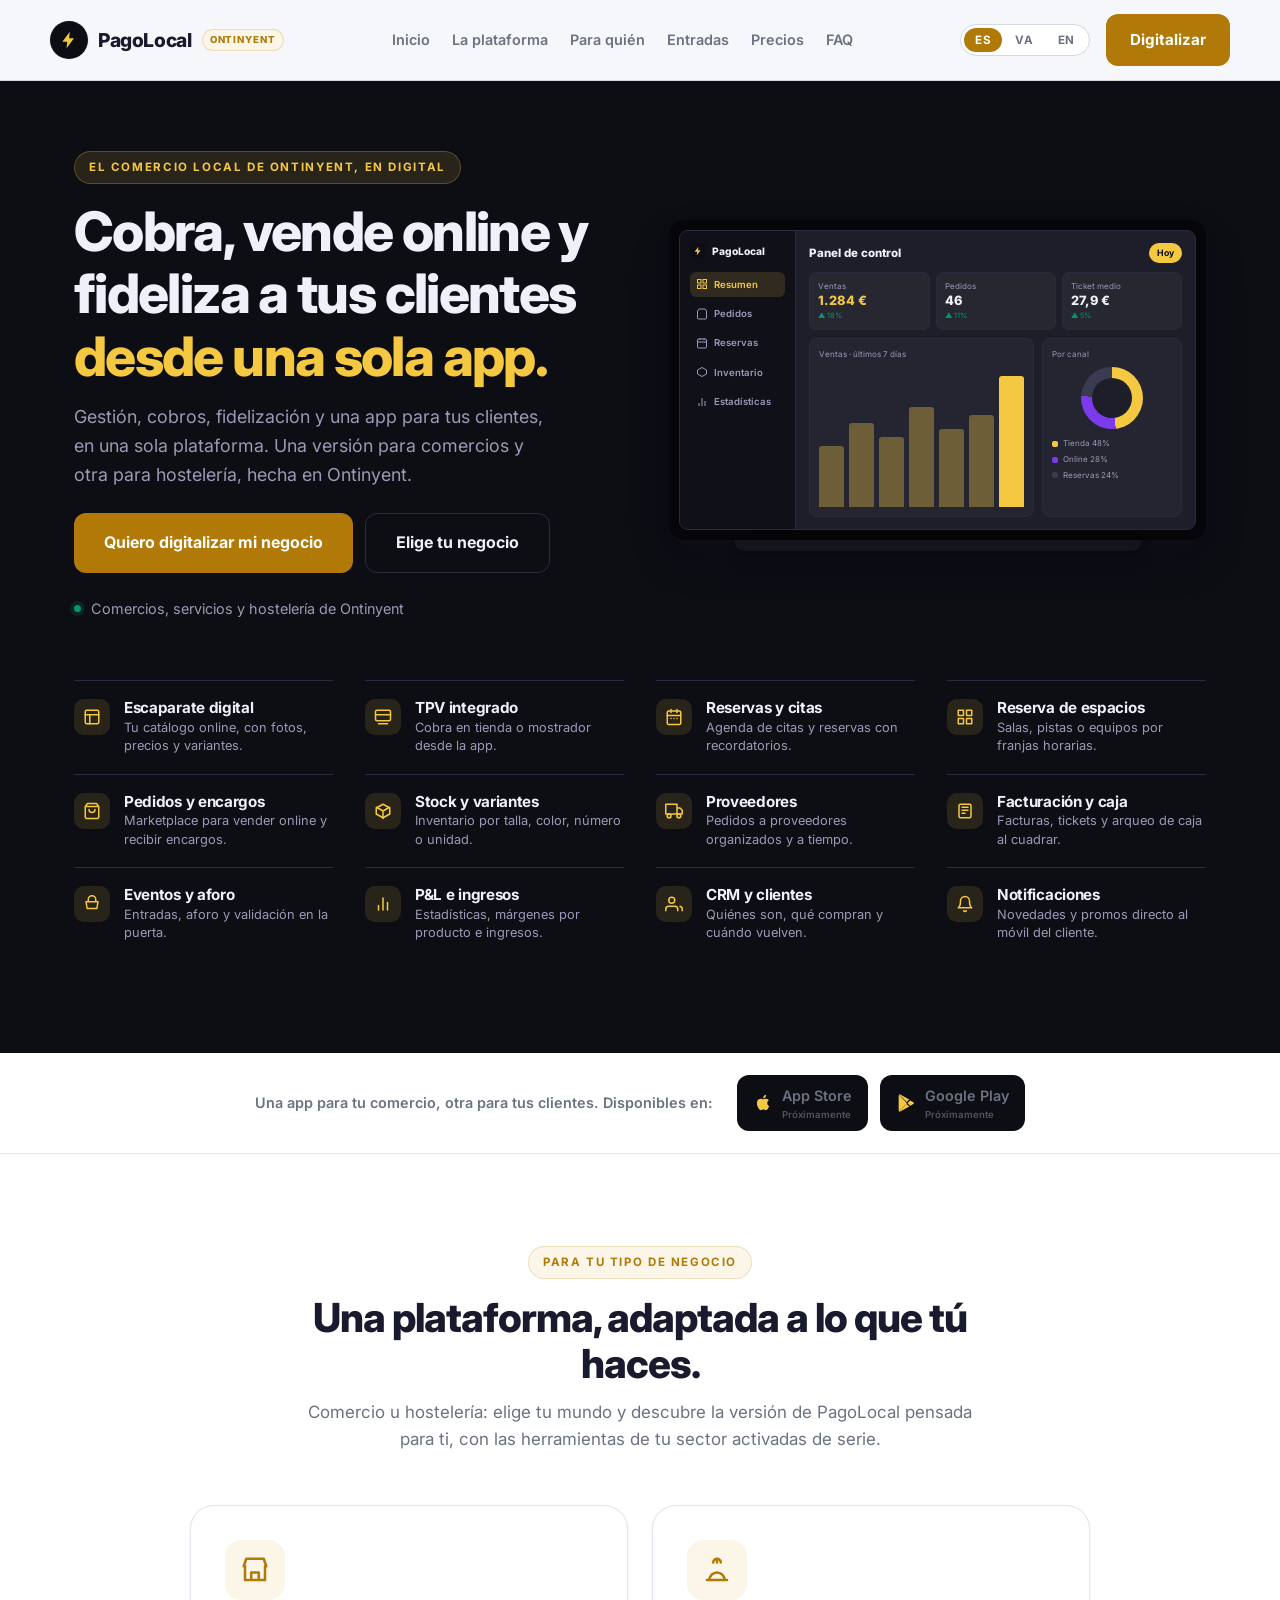
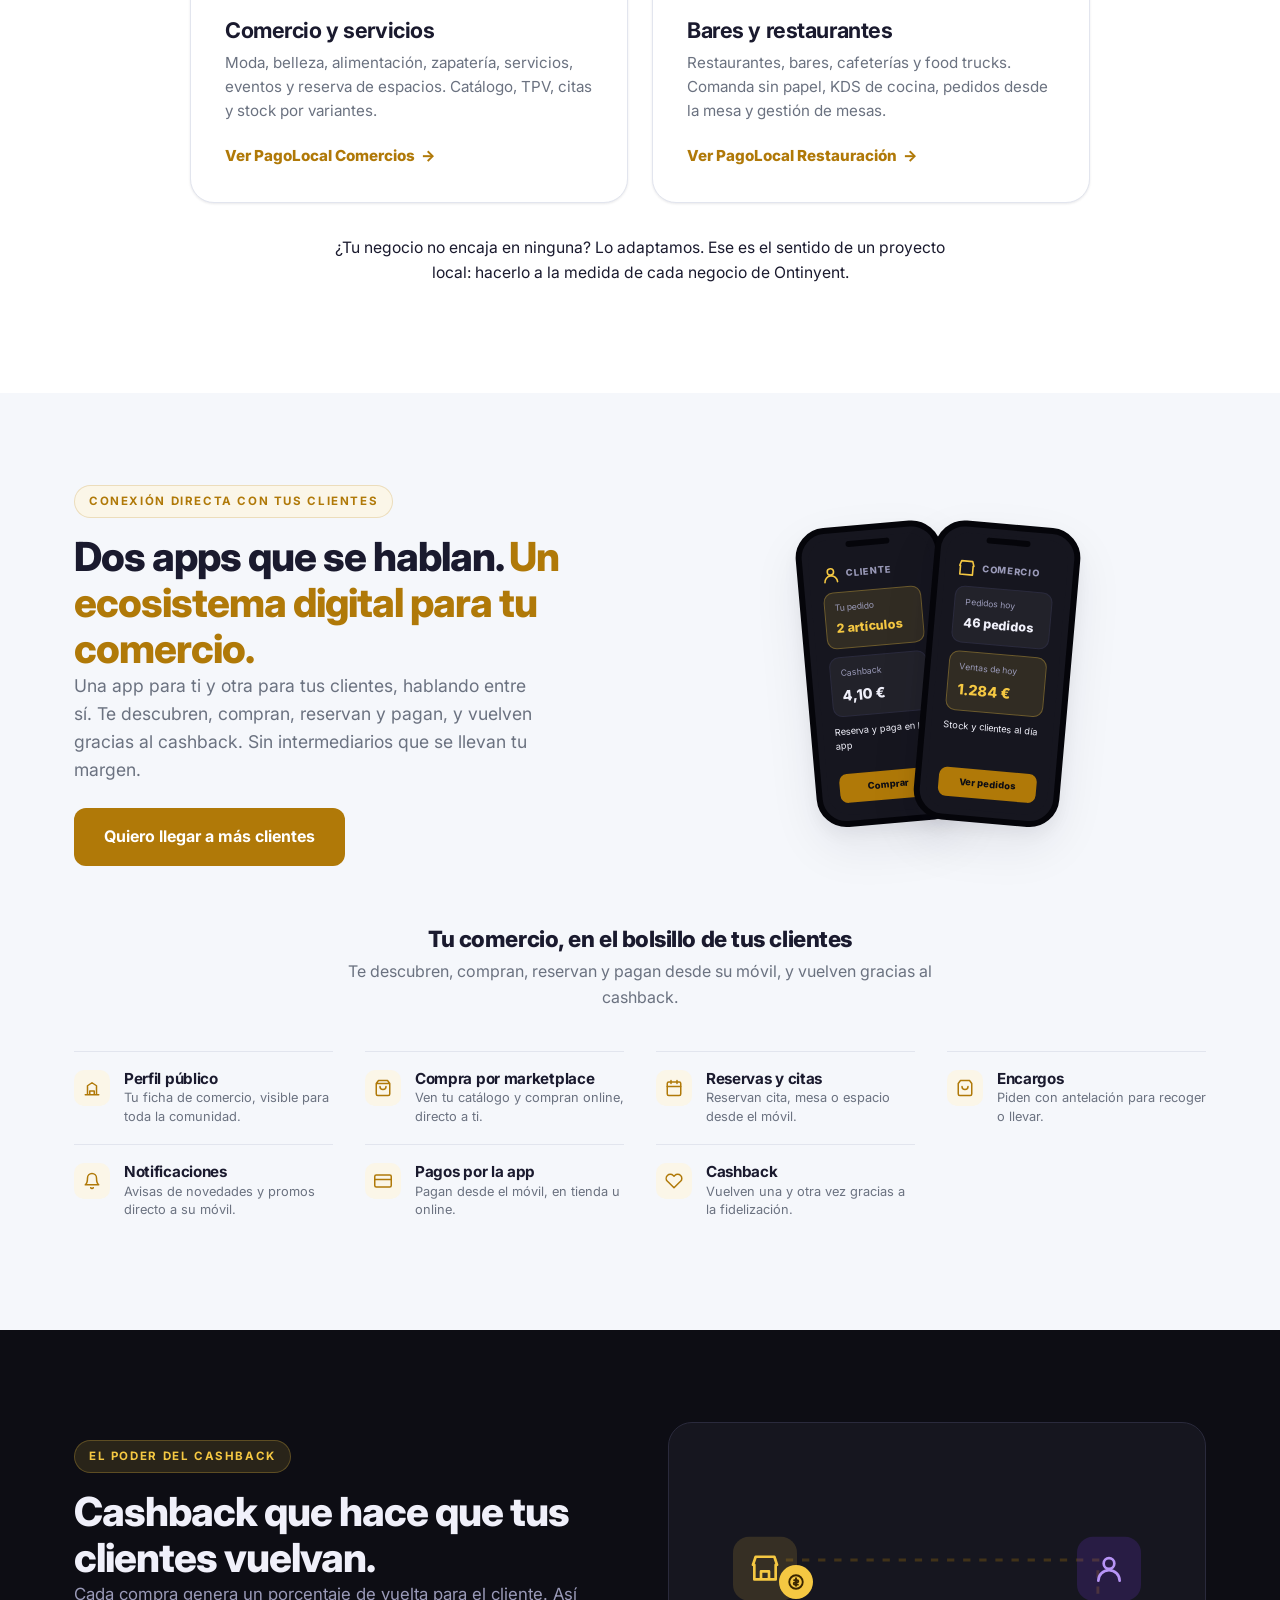
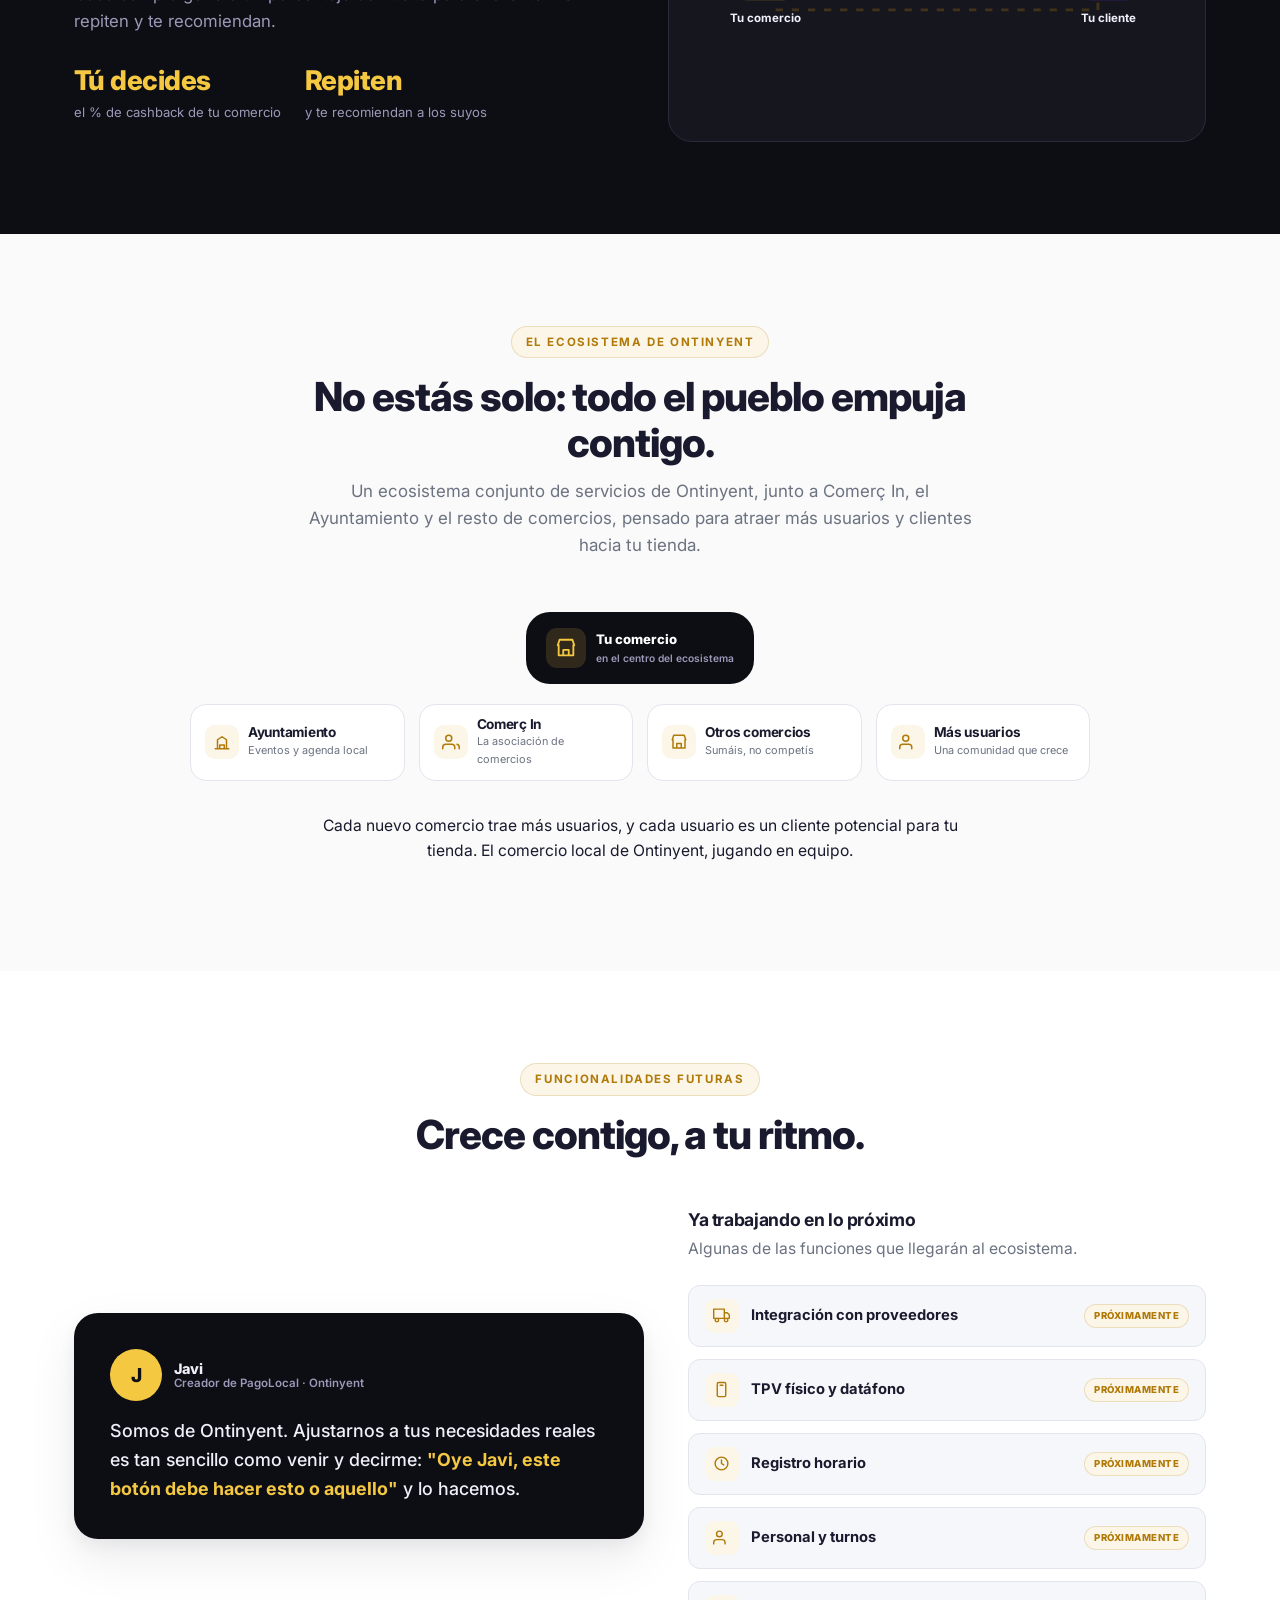
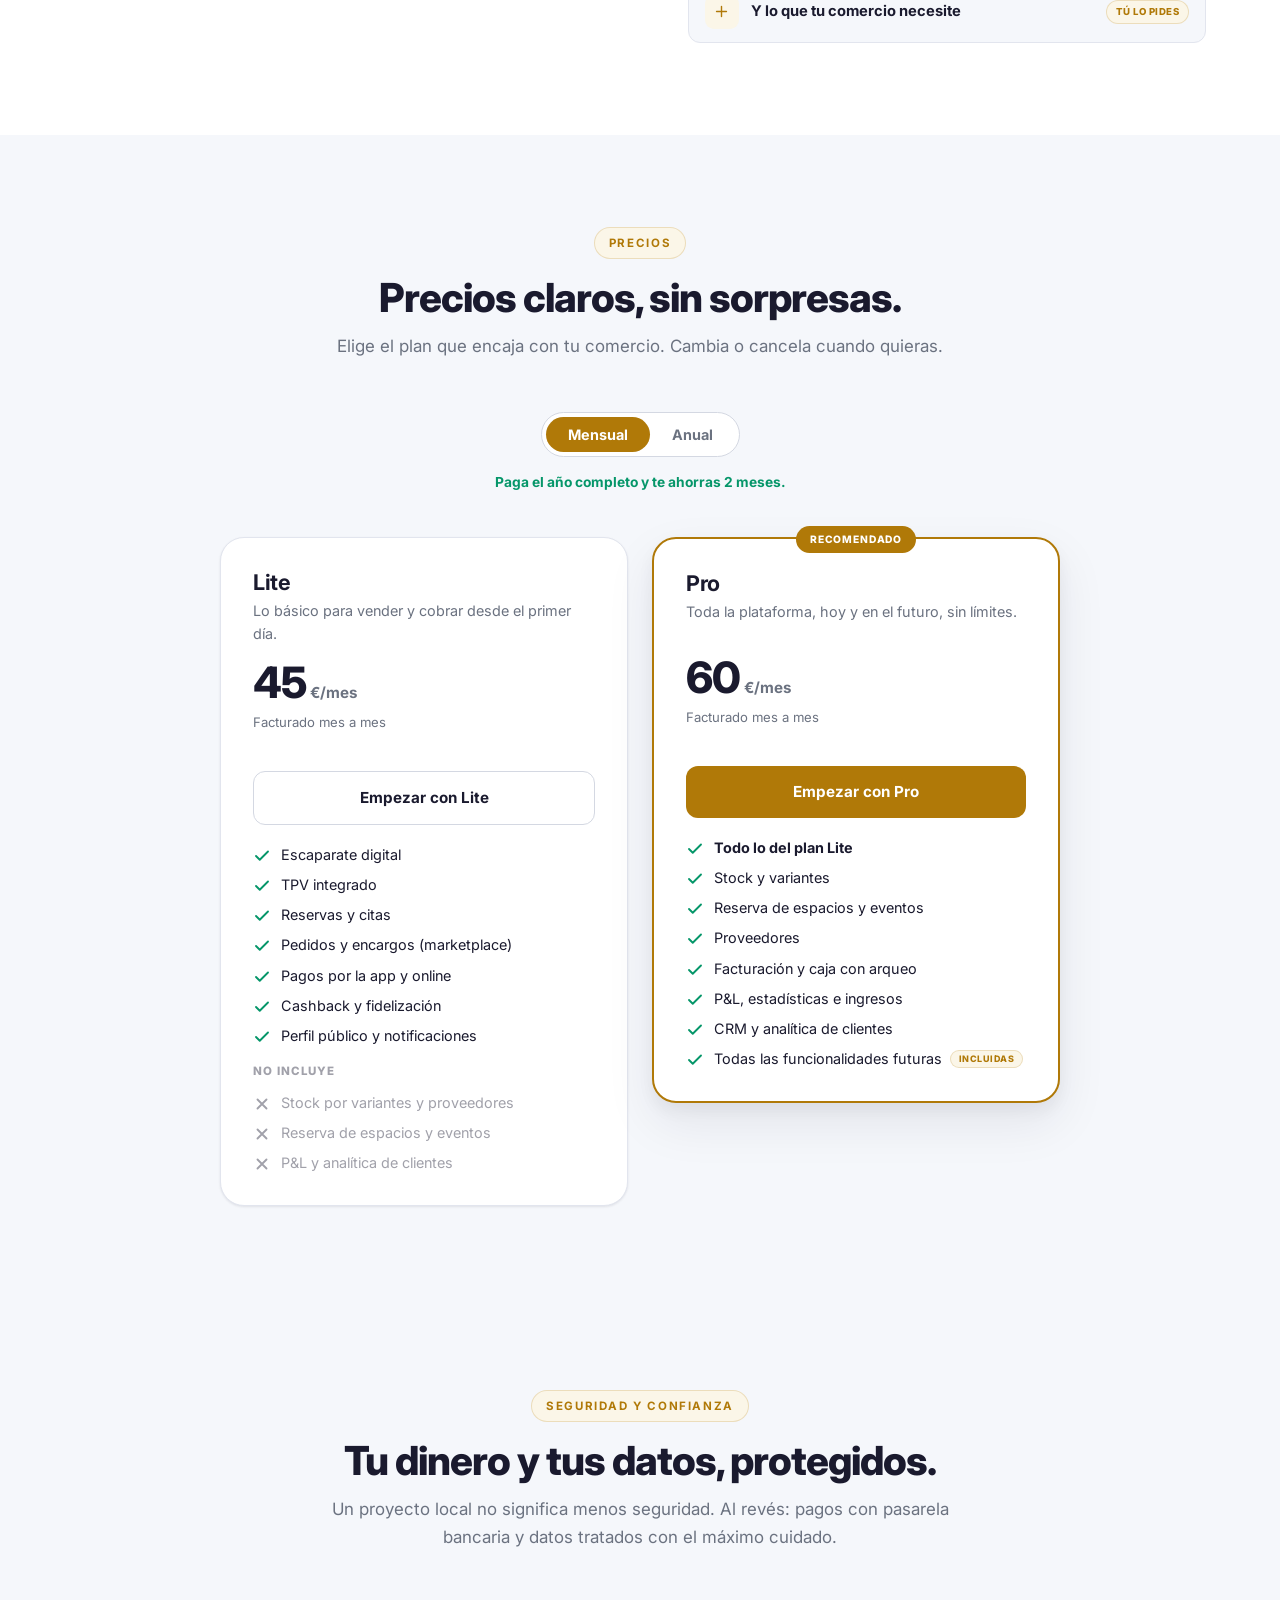
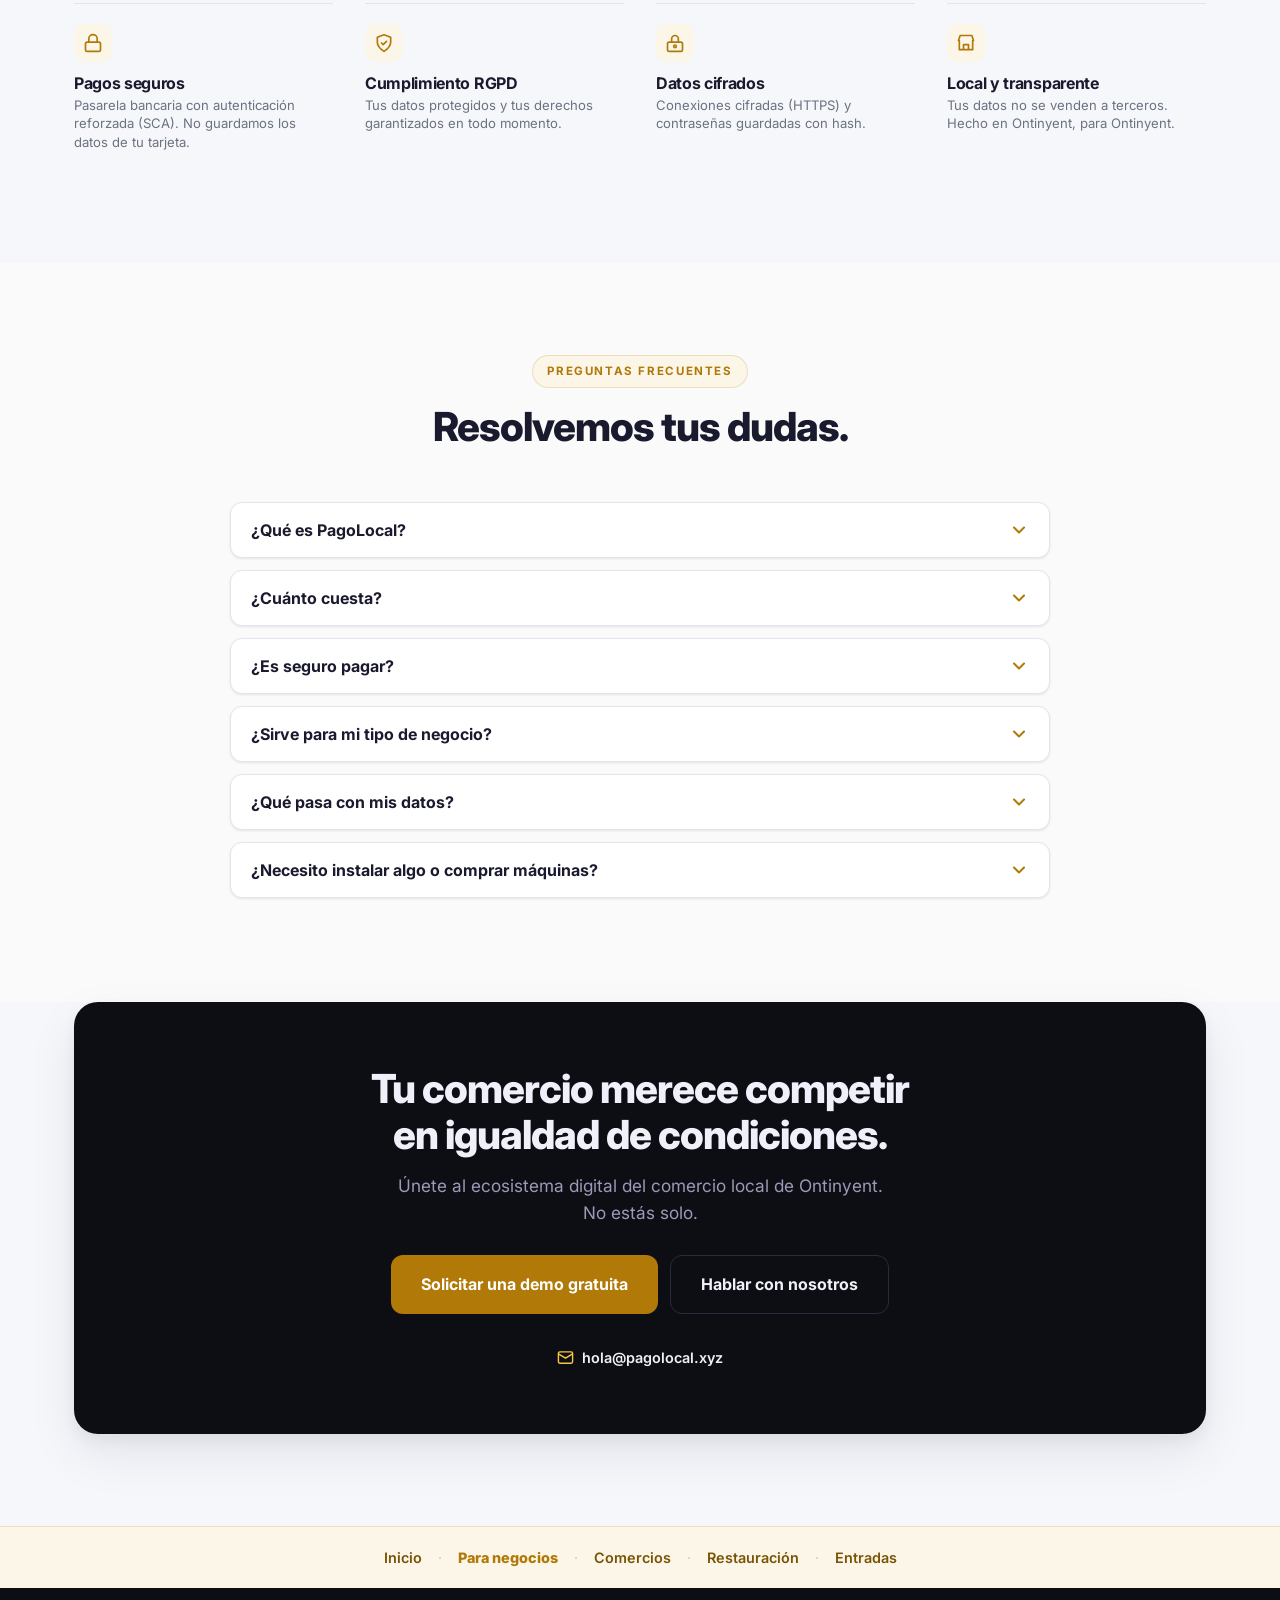
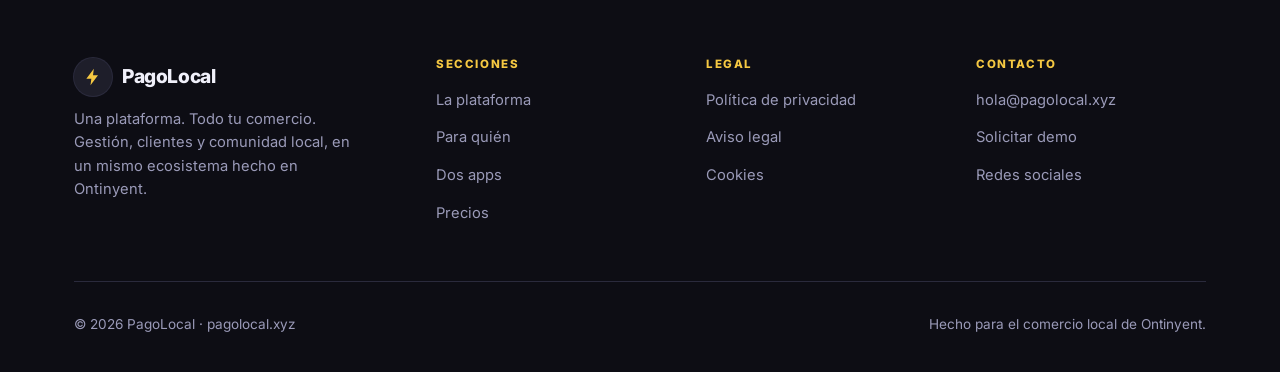
<file: negocios.html>
<!DOCTYPE html>
<html lang="es">
<head>
<meta charset="UTF-8">
<meta name="viewport" content="width=device-width, initial-scale=1.0">
<title>PagoLocal · El ecosistema digital del comercio local de Ontinyent</title>
<meta name="description" content="Cobros, venta online, cashback y una app para tus clientes, para el comercio local de Ontinyent, con una versión para comercios y otra para hostelería.">
<link rel="preconnect" href="https://fonts.googleapis.com">
<link rel="preconnect" href="https://fonts.gstatic.com" crossorigin>
<link href="https://fonts.googleapis.com/css2?family=Inter:wght@400;500;600;700;800&display=swap" rel="stylesheet">
<link rel="icon" href="data:image/svg+xml,%3Csvg xmlns='http://www.w3.org/2000/svg' viewBox='0 0 32 32'%3E%3Ccircle cx='16' cy='16' r='16' fill='%230D0D14'/%3E%3Cpath d='M17.5 6 9 18h5l-1.5 8 8.5-12h-5z' fill='%23F5C842'/%3E%3C/svg%3E">
<style>
/* TOKENS: replican styles.css de pagolocal.xyz */
:root{
  --bg:#F5F7FB;--surface:#FFFFFF;--surface-2:#FAFAFA;--surface-3:#F0F0F5;
  --border:#D4D8E2;--border-soft:#E2E5EE;
  --accent:#B07908;--accent-hover:#C8870A;--accent-soft:#8A5E06;
  --accent-bright:#F5C842;--accent-dim:rgba(176,121,8,0.10);--accent-tint:#FBF6E8;
  --dark-bg:#0D0D14;--dark-surface:#16161F;--dark-card:#1E1E2A;--dark-border:#2A2A3C;
  --dark-text:#F0F0FA;--dark-muted:#9A9AB8;
  --purple:#7C3AED;--red:#DC2626;--blue:#2563EB;--green:#059669;
  --text:#1A1A2E;--muted:#6B7280;--text-dim:#A1A1AA;--white:#FFFFFF;
  --s-xs:4px;--s-sm:8px;--s-md:12px;--s-lg:16px;--s-xl:24px;--s-xxl:32px;--s-huge:48px;
  --r-xs:6px;--r-sm:8px;--r-md:12px;--r-lg:16px;--r-xl:24px;--r-full:9999px;
  --font-body:'Inter',system-ui,-apple-system,sans-serif;
  --container:1180px;
  --shadow-sm:0 1px 3px rgba(26,26,46,0.06),0 1px 2px rgba(26,26,46,0.04);
  --shadow:0 8px 24px rgba(26,26,46,0.06),0 2px 6px rgba(26,26,46,0.04);
  --shadow-lg:0 20px 50px rgba(26,26,46,0.08),0 8px 16px rgba(26,26,46,0.05);
}
*,*::before,*::after{box-sizing:border-box;}
html{scroll-behavior:smooth;background:var(--bg);}
body{margin:0;font-family:var(--font-body);font-size:16px;line-height:1.6;color:var(--text);background:var(--bg);-webkit-font-smoothing:antialiased;-moz-osx-font-smoothing:grayscale;overflow-x:hidden;}
h1,h2,h3,h4{font-family:var(--font-body);font-weight:700;line-height:1.15;letter-spacing:-0.02em;margin:0;color:var(--text);}
h1{font-size:clamp(2rem,5vw,3.4rem);font-weight:800;letter-spacing:-0.03em;}
h2{font-size:clamp(1.7rem,3.4vw,2.5rem);font-weight:800;letter-spacing:-0.025em;}
h3{font-size:1.1rem;font-weight:700;}
p{margin:0 0 var(--s-lg);color:var(--muted);}
a{color:inherit;text-decoration:none;}
img,svg{max-width:100%;display:block;}
button{font-family:inherit;cursor:pointer;border:0;background:none;}
.container{max-width:var(--container);margin:0 auto;padding:0 var(--s-xl);}
section[id],div[id="top"]{scroll-margin-top:84px;}
.section{padding:92px 0;}
.section-head{max-width:680px;margin:0 auto 52px;text-align:center;}
.section-head p{font-size:1.06rem;margin-top:var(--s-md);}
.eyebrow{display:inline-block;font-size:0.72rem;font-weight:700;letter-spacing:0.14em;text-transform:uppercase;color:var(--accent);padding:6px 14px;background:var(--accent-tint);border:1px solid rgba(176,121,8,0.20);border-radius:var(--r-full);margin-bottom:var(--s-lg);}
.eyebrow .num{color:var(--accent-soft);opacity:.75;margin-right:6px;}
.btn{display:inline-flex;align-items:center;gap:var(--s-sm);padding:14px 24px;border-radius:var(--r-md);font-weight:700;font-size:0.95rem;transition:transform .15s ease,box-shadow .15s ease,background .15s ease;white-space:nowrap;}
.btn:active{transform:translateY(1px) scale(0.99);}
.btn-primary{background:var(--accent);color:var(--white);}
.btn-primary:hover{background:var(--accent-hover);transform:translateY(-1px);box-shadow:0 8px 20px rgba(176,121,8,0.25);}
.btn-secondary{color:var(--text);border:1px solid var(--border);background:var(--surface);}
.btn-secondary:hover{border-color:var(--accent);color:var(--accent);}
.btn-lg{padding:16px 30px;font-size:1rem;}
.btn svg{width:18px;height:18px;}
/* HEADER */
.site-header{position:sticky;top:0;z-index:50;background:rgba(245,247,251,0.85);backdrop-filter:saturate(180%) blur(14px);-webkit-backdrop-filter:saturate(180%) blur(14px);border-bottom:1px solid var(--border);}
.nav{display:flex;align-items:center;justify-content:space-between;padding:14px 0;gap:var(--s-xl);}
.logo{display:flex;align-items:center;gap:10px;font-size:1.2rem;font-weight:800;letter-spacing:-0.02em;color:var(--text);}
.logo-mark{width:38px;height:38px;background:var(--dark-bg);border-radius:var(--r-full);display:grid;place-items:center;color:var(--accent-bright);position:relative;box-shadow:0 0 0 1px rgba(0,0,0,0.04);flex:none;}
.logo-mark svg{width:20px;height:20px;}
.logo .tag{font-size:0.6rem;font-weight:800;letter-spacing:0.1em;text-transform:uppercase;color:var(--accent);background:var(--accent-tint);padding:2px 7px;border-radius:var(--r-full);border:1px solid rgba(176,121,8,0.2);}
.nav-links{display:flex;align-items:center;gap:22px;list-style:none;margin:0;padding:0;}
.nav-links a{font-size:0.9rem;font-weight:600;color:var(--muted);transition:color .15s ease;white-space:nowrap;}
.nav-links a:hover{color:var(--text);}
.nav-right{display:flex;align-items:center;gap:var(--s-lg);}
.nav-cta{display:inline-flex;}
.lang-switch{display:flex;gap:2px;background:var(--surface);padding:3px;border-radius:var(--r-full);border:1px solid var(--border);}
.lang-switch button{padding:5px 11px;border-radius:var(--r-full);font-size:0.72rem;font-weight:700;letter-spacing:0.06em;color:var(--muted);transition:all .15s ease;}
.lang-switch button.active{background:var(--accent);color:var(--white);}
.lang-switch button:not(.active):hover{color:var(--text);}
.menu-toggle{display:none;padding:8px;color:var(--text);}
.menu-toggle svg{width:26px;height:26px;}
@media (max-width:1080px){
  .nav-links,.nav-cta{display:none;}
  .menu-toggle{display:block;}
  .nav-links.open{display:flex;position:absolute;top:100%;left:0;right:0;flex-direction:column;align-items:flex-start;background:var(--bg);padding:var(--s-xl);gap:18px;border-bottom:1px solid var(--border);box-shadow:var(--shadow);}
}
/* SHOWCASE = BLOQUE 1 (hero oscuro) */
.showcase{background:var(--dark-bg);color:var(--dark-text);position:relative;overflow:hidden;padding:70px 0 92px;}

.showcase .inner{position:relative;z-index:1;}
.showcase .eyebrow{background:rgba(245,200,66,0.12);border-color:rgba(245,200,66,0.25);color:var(--accent-bright);}
.showcase h1,.showcase h2{color:var(--dark-text);}
.sc-top{display:grid;grid-template-columns:1.02fr 1fr;gap:48px;align-items:center;margin-bottom:60px;}
.sc-copy .lead{color:var(--dark-muted);font-size:1.12rem;max-width:44ch;margin-bottom:var(--s-xl);}
.sc-copy h1{margin-bottom:var(--s-lg);}
.sc-copy h1 .hl{color:var(--accent-bright);}
.sc-actions{display:flex;gap:var(--s-md);flex-wrap:wrap;}
.showcase .btn-secondary{background:transparent;color:var(--dark-text);border-color:var(--dark-border);}
.showcase .btn-secondary:hover{border-color:var(--accent-bright);color:var(--accent-bright);}
.sc-trust{display:flex;align-items:center;gap:10px;margin-top:var(--s-xl);font-size:0.9rem;color:var(--dark-muted);}
.sc-trust .dot{width:7px;height:7px;border-radius:var(--r-full);background:var(--green);box-shadow:0 0 0 4px rgba(5,150,105,0.16);}
.rig{position:relative;}
.laptop{width:100%;max-width:540px;margin:0 auto;}
.laptop .lid{background:#05050a;border-radius:16px;padding:10px;box-shadow:var(--shadow-lg);}
.laptop .lscreen{background:var(--dark-card);border-radius:9px;display:flex;height:300px;overflow:hidden;border:1px solid var(--dark-border);}
.lside{width:116px;background:#101019;border-right:1px solid var(--dark-border);padding:12px 10px;display:flex;flex-direction:column;gap:4px;}
.lside .brand{display:flex;align-items:center;gap:6px;font-size:0.64rem;font-weight:800;color:var(--dark-text);margin-bottom:8px;}
.lside .brand .lm{width:16px;height:16px;border-radius:5px;background:var(--dark-bg);display:grid;place-items:center;color:var(--accent-bright);}
.lside .brand .lm svg{width:10px;height:10px;}
.lside .lb{display:flex;align-items:center;gap:6px;font-size:0.6rem;font-weight:600;color:var(--dark-muted);padding:5px 6px;border-radius:6px;}
.lside .lb svg{width:12px;height:12px;}
.lside .lb.act{background:rgba(245,200,66,0.14);color:var(--accent-bright);}
.lmain{flex:1;padding:12px 13px;display:flex;flex-direction:column;min-width:0;}
.lmain .lh{display:flex;align-items:center;justify-content:space-between;margin-bottom:9px;}
.lmain .lh .lt{font-size:0.72rem;font-weight:800;color:var(--dark-text);}
.lmain .lh .lp{font-size:0.55rem;font-weight:700;color:#0D0D14;background:var(--accent-bright);padding:3px 8px;border-radius:var(--r-full);}
.dash-kpis{display:grid;grid-template-columns:repeat(3,1fr);gap:6px;margin-bottom:8px;}
.dkpi{background:rgba(255,255,255,0.04);border:1px solid var(--dark-border);border-radius:7px;padding:7px 8px;}
.dkpi .k{font-size:0.5rem;color:var(--dark-muted);margin-bottom:2px;}
.dkpi .v{font-size:0.8rem;font-weight:800;color:var(--dark-text);line-height:1;}
.dkpi .v.gold{color:var(--accent-bright);}
.dkpi .t{font-size:0.46rem;color:var(--green);margin-top:2px;}
.dash-charts{display:grid;grid-template-columns:1.6fr 1fr;gap:8px;flex:1;min-height:0;}
.chart-card{background:rgba(255,255,255,0.03);border:1px solid var(--dark-border);border-radius:8px;padding:9px;display:flex;flex-direction:column;}
.chart-card .ct{font-size:0.5rem;color:var(--dark-muted);margin-bottom:7px;}
.bars{display:flex;align-items:flex-end;gap:5px;flex:1;min-height:64px;}
.bars .bar{flex:1;background:rgba(245,200,66,0.35);border-radius:3px 3px 0 0;}
.bars .bar.hot{background:var(--accent-bright);}
.donut{width:62px;height:62px;border-radius:50%;margin:0 auto;background:conic-gradient(var(--accent-bright) 0 48%,var(--purple) 48% 76%,#3a3a52 76% 100%);position:relative;}
.donut::after{content:"";position:absolute;inset:11px;border-radius:50%;background:var(--dark-card);}
.legend{display:flex;flex-direction:column;gap:3px;margin-top:8px;}
.legend .lg{display:flex;align-items:center;gap:5px;font-size:0.5rem;color:var(--dark-muted);}
.legend .lg .d{width:6px;height:6px;border-radius:2px;flex:none;}
.laptop .lbase{height:11px;background:#14141c;border-radius:0 0 12px 12px;margin:0 auto;width:76%;box-shadow:var(--shadow);}
/* feature tiles */
.feat-grid{display:grid;grid-template-columns:repeat(4,1fr);gap:14px;}
.feat{border-radius:var(--r-lg);padding:18px;transition:transform .18s cubic-bezier(0.16,1,0.3,1),box-shadow .18s ease,border-color .18s ease;}
.feat .fi{width:42px;height:42px;border-radius:11px;display:grid;place-items:center;margin-bottom:12px;}
.feat .fi svg{width:22px;height:22px;}
.feat h3{font-size:0.95rem;margin-bottom:4px;}
.feat p{font-size:0.8rem;margin:0;line-height:1.45;}
.feat.dark{background:var(--dark-card);border:1px solid var(--dark-border);}
.feat.dark:hover{transform:translateY(-4px);border-color:rgba(245,200,66,0.4);box-shadow:0 16px 30px rgba(0,0,0,0.3);}
.feat.dark .fi{background:rgba(245,200,66,0.12);color:var(--accent-bright);}
.feat.dark h3{color:var(--dark-text);}
.feat.dark p{color:var(--dark-muted);}
.feat.light{background:var(--surface);border:1px solid var(--border-soft);box-shadow:var(--shadow-sm);}
.feat.light:hover{transform:translateY(-4px);border-color:var(--accent);box-shadow:var(--shadow-lg);}
.feat.light .fi{background:var(--accent-tint);color:var(--accent);}
.feat.light h3{color:var(--text);}
.feat.light p{color:var(--muted);}
/* APP STRIP */
.applink{border-bottom:1px solid var(--border-soft);background:var(--surface);}
.applink .container{display:flex;align-items:center;justify-content:center;gap:var(--s-xl);flex-wrap:wrap;padding-top:22px;padding-bottom:22px;}
.applink span{font-size:0.9rem;font-weight:600;color:var(--muted);}
.applink .badges{display:flex;gap:12px;flex-wrap:wrap;}
.pill-app{display:inline-flex;align-items:center;gap:9px;background:var(--dark-bg);color:var(--white);padding:9px 16px;border-radius:var(--r-md);font-size:0.82rem;font-weight:700;position:relative;transition:transform .15s ease;}
.pill-app:hover{transform:translateY(-2px);}
.pill-app svg{width:20px;height:20px;color:var(--accent-bright);}
.pill-app small{display:block;font-size:0.6rem;font-weight:600;opacity:0.7;}
/* SECTORES */
.sectors{background:var(--surface);}
.sector-grid{display:grid;grid-template-columns:repeat(4,1fr);gap:16px;}
.sector{border-radius:var(--r-lg);padding:22px;background:var(--surface);border:1px solid var(--border-soft);box-shadow:var(--shadow-sm);transition:transform .18s cubic-bezier(0.16,1,0.3,1),box-shadow .18s ease,border-color .18s ease;}
.sector:hover{transform:translateY(-5px);box-shadow:var(--shadow-lg);border-color:var(--accent);}
.sector .si{width:46px;height:46px;border-radius:12px;background:var(--accent-tint);color:var(--accent);display:grid;place-items:center;margin-bottom:12px;}
.sector .si svg{width:24px;height:24px;}
.sector h3{font-size:1rem;margin-bottom:4px;}
.sector p{font-size:0.82rem;margin:0;color:var(--muted);line-height:1.4;}
.sectors-note{text-align:center;margin-top:32px;font-size:0.98rem;color:var(--text);max-width:640px;margin-left:auto;margin-right:auto;}
/* VERTICALES (para quién) */
.verticals{display:grid;grid-template-columns:1fr 1fr;gap:24px;max-width:900px;margin:0 auto;}
.vcard{display:flex;flex-direction:column;border-radius:var(--r-xl);padding:34px;background:var(--surface);border:1px solid var(--border-soft);box-shadow:var(--shadow-sm);transition:transform .2s cubic-bezier(.16,1,.3,1),box-shadow .2s ease,border-color .2s ease;position:relative;overflow:hidden;}

.vcard:hover{transform:translateY(-6px);box-shadow:var(--shadow-lg);border-color:var(--accent);}
.vcard .vic{width:60px;height:60px;border-radius:var(--r-lg);background:var(--accent-tint);color:var(--accent);display:grid;place-items:center;margin-bottom:18px;position:relative;z-index:1;}
.vcard .vic svg{width:30px;height:30px;}
.vcard h3{font-size:1.35rem;margin-bottom:8px;letter-spacing:-0.02em;position:relative;z-index:1;}
.vcard p{font-size:0.95rem;color:var(--muted);margin:0 0 20px;flex:1;position:relative;z-index:1;}
.vcard .vgo{font-weight:800;color:var(--accent);font-size:0.95rem;position:relative;z-index:1;}
.vcard .vgo::after{content:"→";margin-left:6px;display:inline-block;transition:transform .15s ease;}
.vcard:hover .vgo::after{transform:translateX(4px);}
@media(max-width:720px){.verticals{grid-template-columns:1fr;max-width:440px;}}
/* BLOQUE 2: DOS APPS */
.apps-top{display:grid;grid-template-columns:1.02fr 1fr;gap:48px;align-items:center;}
.apps-copy h2 .hl{color:var(--accent);}
.apps-copy .lead{font-size:1.1rem;color:var(--muted);max-width:42ch;margin-bottom:var(--s-xl);}
.scene{position:relative;height:470px;width:100%;display:grid;place-items:center;}
.scene-core{position:relative;display:flex;align-items:center;justify-content:center;z-index:3;}
.phone{width:146px;height:300px;border-radius:30px;background:var(--dark-surface);border:6px solid #05050a;box-shadow:var(--shadow-lg);position:relative;overflow:hidden;flex:none;}
.phone::before{content:"";position:absolute;top:9px;left:50%;transform:translateX(-50%);width:44px;height:6px;border-radius:var(--r-full);background:#05050a;z-index:2;}
.phone .screen{position:absolute;inset:6px;border-radius:22px;padding:26px 12px 12px;display:flex;flex-direction:column;gap:8px;}
.phone.user .screen{background:#16161F;}
.phone.shop .screen{background:#16161F;}
.p-top{display:flex;align-items:center;gap:6px;}
.p-top .pi{width:19px;height:19px;color:var(--accent-bright);}
.p-label{font-size:0.58rem;font-weight:800;letter-spacing:0.08em;text-transform:uppercase;color:var(--dark-muted);}
.p-card{background:rgba(255,255,255,0.05);border:1px solid var(--dark-border);border-radius:10px;padding:9px 10px;}
.p-card .k{font-size:0.54rem;color:var(--dark-muted);margin-bottom:3px;}
.p-card .v{font-size:0.9rem;font-weight:800;color:var(--dark-text);}
.p-card.gold{background:rgba(245,200,66,0.12);border-color:rgba(245,200,66,0.3);}
.p-card.gold .v{color:var(--accent-bright);}
.p-row{display:flex;align-items:center;gap:6px;font-size:0.58rem;color:var(--dark-text);}
.p-chip{margin-top:auto;background:var(--accent);color:#0D0D14;font-size:0.58rem;font-weight:800;text-align:center;padding:7px;border-radius:8px;}
.phone.user{transform:rotate(-5deg) translateX(14px);z-index:2;}
.phone.shop{transform:rotate(5deg) translateX(-14px);z-index:2;}
.beam{position:absolute;top:50%;left:50%;transform:translate(-50%,-50%);width:120px;height:3px;z-index:4;background:linear-gradient(90deg,transparent,var(--accent-bright),transparent);border-radius:var(--r-full);box-shadow:0 0 14px 2px rgba(245,200,66,0.6);opacity:0;}
.beam.on{animation:beamIn .8s ease .3s forwards;}
@keyframes beamIn{from{opacity:0;transform:translate(-50%,-50%) scaleX(0.2);}to{opacity:1;transform:translate(-50%,-50%) scaleX(1);}}
.spark{position:absolute;top:50%;left:50%;width:8px;height:8px;border-radius:var(--r-full);background:var(--accent-bright);box-shadow:0 0 10px 3px rgba(245,200,66,0.7);z-index:5;opacity:0;}
.scene.live .spark{animation:spark 2.4s linear .9s infinite;}
@keyframes spark{0%{opacity:0;transform:translate(-58px,-50%);}10%{opacity:1;}90%{opacity:1;}100%{opacity:0;transform:translate(50px,-50%);}}
.node{position:absolute;display:flex;align-items:center;gap:7px;background:var(--surface);border:1px solid var(--border-soft);border-radius:var(--r-full);padding:7px 13px 7px 7px;box-shadow:var(--shadow);font-size:0.73rem;font-weight:700;color:var(--text);opacity:0;transform:scale(0.6) translateY(8px);transition:opacity .5s ease,transform .5s cubic-bezier(0.16,1,0.3,1);z-index:6;white-space:nowrap;}
.node .ni{width:26px;height:26px;border-radius:var(--r-full);background:var(--accent-tint);color:var(--accent);display:grid;place-items:center;flex:none;}
.node .ni svg{width:15px;height:15px;}
.node.show{opacity:1;transform:scale(1) translateY(0);}
.scene.live .node.show{animation:floaty 5s ease-in-out infinite;}
@keyframes floaty{0%,100%{translate:0 0;}50%{translate:0 -7px;}}
.n1{top:5%;left:0;} .n2{top:-1%;right:4%;} .n3{top:34%;right:-6%;} .n4{bottom:14%;right:-2%;}
.n5{bottom:0;left:52%;transform:translateX(-50%) scale(0.6);} .n5.show{transform:translateX(-50%) scale(1);}
.n6{bottom:14%;left:-4%;} .n7{top:30%;left:-8%;} .n8{top:56%;left:-4%;}
.scene-orbit{position:absolute;inset:0;z-index:1;pointer-events:none;}
.scene-orbit circle{fill:none;stroke:var(--accent);stroke-opacity:0.14;stroke-dasharray:4 7;}
.client-sub{max-width:640px;margin:60px auto 40px;text-align:center;}
.client-sub h3{font-size:1.4rem;font-weight:800;letter-spacing:-0.02em;margin-bottom:8px;}
.client-sub p{font-size:1rem;margin:0;}
/* CASHBACK */
.cashback{background:var(--dark-bg);color:var(--dark-text);}
.cashback .eyebrow{background:rgba(245,200,66,0.12);border-color:rgba(245,200,66,0.25);color:var(--accent-bright);}
.cb-grid{display:grid;grid-template-columns:1fr 1fr;gap:56px;align-items:center;}
.cashback h2{color:var(--dark-text);}
.cashback .cb-copy p{color:var(--dark-muted);font-size:1.05rem;}
.cb-stats{display:flex;gap:var(--s-xl);margin-top:var(--s-xl);}
.cb-stat .n{font-size:1.7rem;font-weight:800;color:var(--accent-bright);letter-spacing:-0.02em;}
.cb-stat .l{font-size:0.82rem;color:var(--dark-muted);}
.cb-anim{position:relative;height:320px;border-radius:var(--r-xl);background:var(--dark-surface);border:1px solid var(--dark-border);overflow:hidden;display:grid;place-items:center;}
.cb-track{position:relative;width:82%;height:120px;}
.cb-end{position:absolute;top:50%;transform:translateY(-50%);width:96px;text-align:center;}
.cb-end .ic{width:64px;height:64px;margin:0 auto 8px;border-radius:var(--r-lg);display:grid;place-items:center;}
.cb-end.shop .ic{background:rgba(245,200,66,0.14);color:var(--accent-bright);}
.cb-end.user .ic{background:rgba(124,58,237,0.18);color:#b794f6;}
.cb-end .ic svg{width:32px;height:32px;}
.cb-end .t{font-size:0.72rem;font-weight:700;color:var(--dark-text);}
.cb-end.shop{left:0;} .cb-end.user{right:0;}
.cb-coin{position:absolute;top:50%;left:14%;width:34px;height:34px;border-radius:var(--r-full);background:var(--accent-bright);color:#3a2600;display:grid;place-items:center;transform:translateY(-50%);}
.cb-coin svg{width:18px;height:18px;}
.cb-anim.live .cb-coin{animation:coinCycle 4s ease-in-out infinite;}
@keyframes coinCycle{0%{left:16%;top:50%;opacity:0;transform:translateY(-50%) scale(0.6);}10%{opacity:1;transform:translateY(-50%) scale(1);}45%{left:74%;top:50%;transform:translateY(-50%) scale(1);}55%{left:74%;top:22%;}90%{left:16%;top:22%;opacity:1;}100%{left:16%;top:50%;opacity:0;transform:translateY(-50%) scale(0.6);}}
.cb-path{position:absolute;inset:0;z-index:0;pointer-events:none;}
.cb-path path{fill:none;stroke:var(--accent);stroke-opacity:0.28;stroke-width:2;stroke-dasharray:5 6;}
/* ECOSISTEMA ONTINYENT */
.onti{background:var(--surface-2);}
.onet{position:relative;max-width:760px;margin:0 auto;height:420px;}
.onet-center{position:absolute;top:50%;left:50%;transform:translate(-50%,-50%);z-index:3;background:var(--dark-bg);color:#fff;padding:16px 20px;border-radius:var(--r-xl);box-shadow:var(--shadow-lg);display:flex;align-items:center;gap:10px;text-align:left;}
.onet-center .oi{width:40px;height:40px;border-radius:11px;background:rgba(245,200,66,0.15);color:var(--accent-bright);display:grid;place-items:center;}
.onet-center .oi svg{width:22px;height:22px;}
.onet-center .txt{font-size:0.82rem;font-weight:800;}
.onet-center .txt small{display:block;font-size:0.64rem;color:var(--dark-muted);font-weight:600;}
.onet-lines{position:absolute;inset:0;z-index:1;}
.onet-lines line{stroke:var(--accent);stroke-width:1.5;stroke-opacity:0.22;stroke-dasharray:6;stroke-dashoffset:200;transition:stroke-dashoffset 1s ease;}
.onet.reveal .onet-lines line{stroke-dashoffset:0;}
.onode{position:absolute;transform:translate(-50%,-50%);z-index:2;background:var(--surface);border:1px solid var(--border-soft);border-radius:var(--r-lg);padding:12px 14px;box-shadow:var(--shadow);display:flex;align-items:center;gap:9px;opacity:0;transition:opacity .5s ease,transform .3s ease;min-width:150px;}
.onet.reveal .onode{opacity:1;}
.onode .oi{width:34px;height:34px;border-radius:10px;background:var(--accent-tint);color:var(--accent);display:grid;place-items:center;flex:none;}
.onode .oi svg{width:18px;height:18px;}
.onode h4{font-size:0.85rem;margin:0 0 1px;}
.onode p{font-size:0.68rem;margin:0;color:var(--muted);}
.onet.reveal .onode:hover{transform:translate(-50%,-50%) scale(1.05);border-color:var(--accent);}
.onti-note{text-align:center;margin-top:32px;font-size:0.98rem;color:var(--text);max-width:640px;margin-left:auto;margin-right:auto;}
/* FUTURO */
.future{background:var(--surface);}
.future-grid{display:grid;grid-template-columns:1.1fr 1fr;gap:44px;align-items:center;}
.javi-card{background:var(--dark-bg);color:var(--dark-text);border-radius:var(--r-xl);padding:36px;position:relative;overflow:hidden;box-shadow:var(--shadow-lg);}

.javi-card .jc{position:relative;z-index:1;}
.javi-avatar{display:flex;align-items:center;gap:12px;margin-bottom:var(--s-lg);}
.javi-avatar .ava{width:52px;height:52px;border-radius:var(--r-full);background:var(--accent-bright);color:#0D0D14;display:grid;place-items:center;font-weight:800;font-size:1.2rem;flex:none;}
.javi-avatar .who{font-size:0.9rem;font-weight:800;color:var(--dark-text);line-height:1.2;}
.javi-avatar .who small{display:block;font-size:0.72rem;color:var(--dark-muted);font-weight:600;}
.javi-card .quote{font-size:1.12rem;line-height:1.6;color:var(--dark-text);font-weight:500;margin:0;}
.javi-card .quote .hl{color:var(--accent-bright);font-weight:700;}
.future-list h3{margin-bottom:6px;}
.future-list .sub{color:var(--muted);margin-bottom:var(--s-xl);font-size:0.98rem;}
.flist{display:flex;flex-direction:column;gap:12px;}
.fitem{display:flex;align-items:center;gap:12px;background:var(--bg);border:1px solid var(--border-soft);border-radius:var(--r-md);padding:13px 16px;}
.fitem .fic{width:34px;height:34px;border-radius:9px;background:var(--accent-tint);color:var(--accent);display:grid;place-items:center;flex:none;}
.fitem .fic svg{width:17px;height:17px;}
.fitem .ft{font-size:0.92rem;font-weight:700;color:var(--text);}
.fitem .badge{margin-left:auto;font-size:0.6rem;font-weight:800;letter-spacing:0.05em;text-transform:uppercase;color:var(--accent);background:var(--accent-tint);border:1px solid rgba(176,121,8,0.2);padding:3px 9px;border-radius:var(--r-full);}
/* PRECIOS */
.pricing{background:var(--bg);}
.pt-wrap{display:inline-flex;background:var(--surface);border:1px solid var(--border);border-radius:var(--r-full);padding:4px;margin:0 auto 14px;}
.pt-center{text-align:center;}
.pt-wrap button{padding:9px 22px;border-radius:var(--r-full);font-weight:700;font-size:0.9rem;color:var(--muted);transition:all .15s ease;white-space:nowrap;}
.pt-wrap button.active{background:var(--accent);color:#fff;}
.save-hint{text-align:center;font-size:0.86rem;color:var(--green);font-weight:700;margin:0 auto 44px;}
.plans{display:grid;grid-template-columns:1fr 1fr;gap:24px;max-width:840px;margin:0 auto;align-items:start;}
.plan{background:var(--surface);border:1px solid var(--border-soft);border-radius:var(--r-xl);padding:32px;box-shadow:var(--shadow-sm);position:relative;}
.plan.pro{border:2px solid var(--accent);box-shadow:var(--shadow-lg);}
.plan-badge{position:absolute;top:-13px;left:50%;transform:translateX(-50%);background:var(--accent);color:#fff;font-size:0.64rem;font-weight:800;letter-spacing:0.08em;text-transform:uppercase;padding:5px 14px;border-radius:var(--r-full);white-space:nowrap;}
.plan h3{font-size:1.35rem;margin-bottom:4px;}
.plan .tagline{font-size:0.9rem;color:var(--muted);margin-bottom:var(--s-lg);min-height:40px;}
.price{display:flex;align-items:baseline;gap:5px;}
.price .amt{font-size:2.7rem;font-weight:800;letter-spacing:-0.03em;color:var(--text);line-height:1;}
.price .per{font-size:0.95rem;color:var(--muted);font-weight:700;}
.price-sub{font-size:0.82rem;color:var(--muted);margin-top:6px;min-height:18px;}
.price-old{font-size:0.8rem;color:var(--text-dim);text-decoration:line-through;min-height:16px;margin-top:2px;}
.plan .btn{width:100%;justify-content:center;margin:20px 0;}
.plan-feats{list-style:none;padding:0;margin:0;display:flex;flex-direction:column;gap:10px;}
.plan-feats li{display:flex;gap:10px;align-items:flex-start;font-size:0.9rem;color:var(--text);line-height:1.4;}
.plan-feats li svg{width:18px;height:18px;flex:none;margin-top:2px;}
.plan-feats li.yes svg{color:var(--green);}
.plan-feats li.no{color:var(--text-dim);}
.plan-feats li.no svg{color:var(--text-dim);}
.plan-feats li.strong{font-weight:700;}
.feat-div{margin:16px 0 12px;font-size:0.72rem;font-weight:800;letter-spacing:0.08em;text-transform:uppercase;color:var(--text-dim);}
.plan-fut{display:inline-flex;align-items:center;gap:8px;flex-wrap:wrap;}
.plan-fut .b{font-size:0.56rem;font-weight:800;text-transform:uppercase;letter-spacing:.05em;color:var(--accent);background:var(--accent-tint);border:1px solid rgba(176,121,8,.2);padding:2px 8px;border-radius:var(--r-full);}
@media (max-width:720px){ .plans{grid-template-columns:1fr;max-width:420px;} .plan.pro{order:-1;} }
/* ENTRADAS Y EVENTOS */
.entradas{background:var(--surface);}
.ent-top{display:grid;grid-template-columns:1.05fr 1fr;gap:48px;align-items:center;}
.ent-copy h2{margin-bottom:var(--s-md);}
.ent-list{list-style:none;padding:0;margin:18px 0 0;display:flex;flex-direction:column;gap:12px;}
.ent-list li{display:flex;gap:10px;align-items:flex-start;font-size:0.98rem;color:var(--text);}
.ent-list li svg{width:20px;height:20px;color:var(--green);flex:none;margin-top:3px;}
.ent-visual{display:grid;place-items:center;}
.tik{width:100%;max-width:360px;background:var(--dark-bg);color:var(--dark-text);border-radius:var(--r-xl);padding:26px;box-shadow:var(--shadow-lg);position:relative;overflow:hidden;}

.tik-top{display:flex;justify-content:space-between;align-items:flex-start;gap:12px;position:relative;z-index:1;}
.tik-top .ev{font-weight:800;font-size:1.05rem;color:var(--dark-text);}
.tik-top .dt{font-size:0.82rem;color:var(--dark-muted);margin-top:4px;}
.tik-top .badge{background:var(--accent);color:#0D0D14;font-size:0.62rem;font-weight:800;letter-spacing:0.06em;text-transform:uppercase;padding:4px 10px;border-radius:var(--r-full);flex:none;}
.tik-sep{position:relative;border-top:1.5px dashed var(--dark-border);margin:20px -26px;}
.tik-sep::before,.tik-sep::after{content:"";position:absolute;top:-9px;width:18px;height:18px;border-radius:50%;background:var(--surface);}
.tik-sep::before{left:-9px;} .tik-sep::after{right:-9px;}
.tik-foot{display:flex;align-items:center;gap:16px;position:relative;z-index:1;}
.tik-foot .qr{width:76px;height:76px;background:#fff;border-radius:12px;padding:8px;flex:none;color:#0D0D14;}
.tik-foot .qr svg{width:100%;height:100%;}
.tik-foot .valid{font-size:0.85rem;color:var(--dark-muted);font-weight:600;line-height:1.4;}
/* FAQ */
.faq-sec{background:var(--surface-2);}
.faq{max-width:820px;margin:0 auto;}
.faq-item{border:1px solid var(--border-soft);border-radius:var(--r-md);margin-bottom:12px;background:var(--surface);overflow:hidden;box-shadow:var(--shadow-sm);}
.faq-q{width:100%;text-align:left;display:flex;justify-content:space-between;align-items:center;gap:16px;padding:17px 20px;font-weight:700;font-size:1rem;color:var(--text);}
.faq-q .chev{width:20px;height:20px;flex:none;color:var(--accent);transition:transform .2s ease;}
.faq-item.open .faq-q .chev{transform:rotate(180deg);}
.faq-a{max-height:0;overflow:hidden;transition:max-height .3s ease;}
.faq-item.open .faq-a{max-height:280px;}
.faq-a p{padding:0 20px 18px;margin:0;color:var(--muted);font-size:0.95rem;line-height:1.55;}
@media (max-width:940px){.ent-top{grid-template-columns:1fr;gap:32px;}}
/* CTA */
.cta-final{padding:0 0 92px;}
.cta-box{background:var(--dark-bg);border-radius:var(--r-xl);padding:64px 40px;text-align:center;position:relative;overflow:hidden;box-shadow:var(--shadow-lg);}

.cta-box .inner{position:relative;z-index:1;}
.cta-box h2{color:var(--dark-text);max-width:20ch;margin:0 auto 14px;}
.cta-box p{color:var(--dark-muted);max-width:46ch;margin:0 auto 28px;font-size:1.08rem;}
.cta-actions{display:flex;gap:var(--s-md);justify-content:center;flex-wrap:wrap;}
.cta-box .btn-secondary{background:transparent;color:var(--dark-text);border-color:var(--dark-border);}
.cta-box .btn-secondary:hover{border-color:var(--accent-bright);color:var(--accent-bright);}
.cta-contact{display:flex;gap:var(--s-xl);justify-content:center;flex-wrap:wrap;margin-top:32px;font-size:0.9rem;color:var(--dark-muted);}
.cta-contact a{display:inline-flex;align-items:center;gap:8px;color:var(--dark-text);font-weight:600;}
.cta-contact a:hover{color:var(--accent-bright);}
.cta-contact svg{width:17px;height:17px;color:var(--accent-bright);}
/* FOOTER */
footer.site-footer{background:var(--dark-bg);color:var(--dark-muted);padding:70px 0 36px;}
footer.site-footer .logo{color:var(--dark-text);}
footer.site-footer .logo-mark{background:var(--dark-card);box-shadow:0 0 0 1px var(--dark-border);}
.footer-grid{display:grid;grid-template-columns:1.4fr 1fr 1fr 1fr;gap:40px;margin-bottom:56px;}
.footer-brand .logo{margin-bottom:var(--s-md);}
.footer-brand p{color:var(--dark-muted);font-size:0.92rem;max-width:280px;}
.footer-col h4{font-size:0.72rem;font-weight:800;letter-spacing:0.14em;text-transform:uppercase;color:var(--accent-bright);margin-bottom:var(--s-lg);}
.footer-col ul{list-style:none;padding:0;margin:0;display:flex;flex-direction:column;gap:12px;}
.footer-col a{color:var(--dark-muted);font-size:0.92rem;transition:color .15s ease;}
.footer-col a:hover{color:var(--dark-text);}
.footer-bottom{padding-top:var(--s-xxl);border-top:1px solid var(--dark-border);display:flex;justify-content:space-between;align-items:center;gap:var(--s-lg);flex-wrap:wrap;font-size:0.85rem;color:var(--dark-muted);}
.footer-bottom a{color:var(--dark-muted);}.footer-bottom a:hover{color:var(--accent-bright);}
/* reveal */
.reveal-up{opacity:0;transform:translateY(28px);transition:opacity .7s cubic-bezier(0.16,1,0.3,1),transform .7s cubic-bezier(0.16,1,0.3,1);}
.reveal-up.in{opacity:1;transform:translateY(0);}
.reveal-up.d1{transition-delay:.06s;}.reveal-up.d2{transition-delay:.12s;}.reveal-up.d3{transition-delay:.18s;}.reveal-up.d4{transition-delay:.24s;}
/* RESPONSIVE */
@media (max-width:940px){
  .sc-top,.apps-top,.cb-grid,.future-grid{grid-template-columns:1fr;gap:32px;}
  .scene{height:430px;transform:scale(0.9);}
  .feat-grid,.sector-grid{grid-template-columns:repeat(3,1fr);}
  
  .rig{max-width:540px;margin:0 auto;}
  .footer-grid{grid-template-columns:1fr 1fr;gap:36px;}.footer-brand{grid-column:1/-1;}
}
@media (max-width:640px){
  .logo .tag{display:none;}
  .section{padding:60px 0;}
  .showcase{padding:56px 0 68px;}
  .feat-grid,.sector-grid{grid-template-columns:1fr 1fr;}
  
  .cb-stats{flex-direction:column;gap:14px;}
  .cta-box{padding:48px 24px;}
  .javi-card{padding:26px;}
  .onode{min-width:0;padding:9px;}.onode p{display:none;}
  }
@media (max-width:420px){ .feat-grid,.sector-grid{grid-template-columns:1fr;} }
@media (prefers-reduced-motion:reduce){
  *{animation:none!important;transition-duration:.01ms!important;}
  html{scroll-behavior:auto;}
  .reveal-up,.node,.onode,.bubble{opacity:1!important;transform:none!important;translate:0!important;}
  .onode{transform:translate(-50%,-50%)!important;}
  .node.n5{transform:translateX(-50%)!important;}
  .beam{opacity:1!important;}
}

/* ===== Ajustes de estilo F6 (web): menos adorno, más lectura ===== */
.reveal-up{transform:translateY(12px);transition:opacity .5s ease,transform .5s ease;}
/* Funcionalidades: lista con separadores en vez de muro de tarjetas */
.feat-grid{gap:0 32px;}
.feat.dark,.feat.light{background:none;border:0;border-top:1px solid var(--border-soft);border-radius:0;box-shadow:none;padding:18px 0;display:grid;grid-template-columns:36px 1fr;column-gap:14px;align-items:start;}
.feat .fi{grid-row:1/3;}
.feat h3,.feat p{grid-column:2;}
.feat.dark{border-top-color:var(--dark-border);}
.feat.dark:hover,.feat.light:hover{transform:none;box-shadow:none;border-color:var(--border-soft);}
.feat.dark:hover{border-color:var(--dark-border);}
.feat .fi{width:36px;height:36px;border-radius:10px;margin:0;flex:none;}
.feat .fi svg{width:18px;height:18px;}
.feat h3{margin-bottom:2px;}
.sector-grid{gap:0 32px;}
.sector{background:none;border:0;border-top:1px solid var(--border-soft);border-radius:0;box-shadow:none;padding:20px 0;}
.sector:hover{transform:none;box-shadow:none;border-color:var(--border-soft);}
.sector .si{width:38px;height:38px;border-radius:10px;}
.sector .si svg{width:20px;height:20px;}
.vcard:hover{transform:translateY(-2px);}
/* Dos apps: solo los dos móviles, sin burbujas flotando alrededor */
.scene{height:360px;}
.node,.spark,.beam,.scene-orbit{display:none!important;}
/* Ecosistema: fila simple en vez de diagrama de red */
.onet{height:auto;display:grid;grid-template-columns:repeat(4,1fr);gap:14px;max-width:900px;}
.onet-lines{display:none;}
.onet-center{position:static;transform:none;grid-column:1/-1;justify-self:center;box-shadow:none;margin-bottom:6px;}
.onode,.onet.reveal .onode,.onet.reveal .onode:hover{position:static!important;transform:none!important;opacity:1;box-shadow:none;min-width:0;}
@media (max-width:940px){ .onet{grid-template-columns:1fr 1fr;} .scene{transform:none;} }
@media (max-width:640px){ .onode p{display:block;} }
</style>
</head>
<body>

<header class="site-header">
  <div class="container nav">
    <a href="#top" class="logo"><span class="logo-mark"><svg viewBox="0 0 24 24"><path d="M13 2 4 14h6l-1 8 9-12h-6z" fill="currentColor"/></svg></span>PagoLocal <span class="tag" data-i18n="brand_tag">Ontinyent</span></a>
    <ul class="nav-links" id="navLinks">
      <li><a href="/">Inicio</a></li>
      <li><a href="#plataforma" data-i18n="nav_app">La plataforma</a></li>
      <li><a href="#verticales" data-i18n="nav_verticals">Para quién</a></li>
      <li><a href="/entradas.html" data-i18n="nav_tickets">Entradas</a></li>
      <li><a href="#precios" data-i18n="nav_price">Precios</a></li>
      <li><a href="#faq" data-i18n="nav_faq">FAQ</a></li>
    </ul>
    <div class="nav-right">
      <div class="lang-switch" id="langSwitch"><button data-lang="es" class="active">ES</button><button data-lang="va">VA</button><button data-lang="en">EN</button></div>
      <a href="#unirse" class="btn btn-primary nav-cta" data-i18n="nav_cta">Digitalizar</a>
      <button class="menu-toggle" id="menuToggle" aria-label="Menú"><svg viewBox="0 0 24 24" fill="none" stroke="currentColor" stroke-width="2" stroke-linecap="round"><line x1="4" y1="7" x2="20" y2="7"/><line x1="4" y1="12" x2="20" y2="12"/><line x1="4" y1="17" x2="20" y2="17"/></svg></button>
    </div>
  </div>
</header>
<span id="top"></span>

<!-- BLOQUE 1: LA PLATAFORMA -->
<section class="showcase" id="plataforma">
  <div class="container inner">
    <div class="sc-top">
      <div class="sc-copy">
        <span class="eyebrow"><span data-i18n="s1_eyebrow">El comercio local de Ontinyent, en digital</span></span>
        <h1><span data-i18n="s1_h1a">Cobra, vende online y fideliza a tus clientes</span> <span class="hl" data-i18n="s1_h1b">desde una sola app.</span></h1>
        <p class="lead" data-i18n="s1_lead">Gestión, cobros, fidelización y una app para tus clientes, en una sola plataforma. Una versión para comercios y otra para hostelería, hecha en Ontinyent.</p>
        <div class="sc-actions">
          <a href="#unirse" class="btn btn-primary btn-lg" data-i18n="s1_cta1">Quiero digitalizar mi negocio</a>
          <a href="#verticales" class="btn btn-secondary btn-lg" data-i18n="s1_cta2">Elige tu negocio</a>
        </div>
        <div class="sc-trust"><span class="dot"></span><span data-i18n="s1_trust">Comercios, servicios y hostelería de Ontinyent</span></div>
      </div>
      <div class="rig">
        <div class="laptop">
          <div class="lid">
            <div class="lscreen">
              <div class="lside">
                <div class="brand"><span class="lm"><svg viewBox="0 0 24 24"><path d="M13 2 4 14h6l-1 8 9-12h-6z" fill="currentColor"/></svg></span>PagoLocal</div>
                <div class="lb act"><svg viewBox="0 0 24 24" fill="none" stroke="currentColor" stroke-width="2"><rect x="3" y="3" width="7" height="7"/><rect x="14" y="3" width="7" height="7"/><rect x="3" y="14" width="7" height="7"/><rect x="14" y="14" width="7" height="7"/></svg><span data-i18n="sb1">Resumen</span></div>
                <div class="lb"><svg viewBox="0 0 24 24" fill="none" stroke="currentColor" stroke-width="2"><path d="M6 2 3 6v14a2 2 0 0 0 2 2h14a2 2 0 0 0 2-2V6l-3-4z"/></svg><span data-i18n="sb2">Pedidos</span></div>
                <div class="lb"><svg viewBox="0 0 24 24" fill="none" stroke="currentColor" stroke-width="2"><rect x="3" y="4" width="18" height="18" rx="2"/><path d="M16 2v4M8 2v4M3 10h18"/></svg><span data-i18n="sb3">Reservas</span></div>
                <div class="lb"><svg viewBox="0 0 24 24" fill="none" stroke="currentColor" stroke-width="2"><path d="M21 16V8l-9-5-9 5v8l9 5z"/></svg><span data-i18n="sb4">Inventario</span></div>
                <div class="lb"><svg viewBox="0 0 24 24" fill="none" stroke="currentColor" stroke-width="2"><path d="M18 20V10M12 20V4M6 20v-6"/></svg><span data-i18n="sb5">Estadísticas</span></div>
              </div>
              <div class="lmain">
                <div class="lh"><span class="lt" data-i18n="dash_title">Panel de control</span><span class="lp" data-i18n="dash_today">Hoy</span></div>
                <div class="dash-kpis">
                  <div class="dkpi"><div class="k" data-i18n="dk_sales">Ventas</div><div class="v gold">1.284 €</div><div class="t">▲ 18%</div></div>
                  <div class="dkpi"><div class="k" data-i18n="dk_orders">Pedidos</div><div class="v">46</div><div class="t">▲ 11%</div></div>
                  <div class="dkpi"><div class="k" data-i18n="dk_ticket">Ticket medio</div><div class="v">27,9 €</div><div class="t">▲ 5%</div></div>
                </div>
                <div class="dash-charts">
                  <div class="chart-card">
                    <div class="ct" data-i18n="ch_sales">Ventas · últimos 7 días</div>
                    <div class="bars"><span class="bar" style="height:44%"></span><span class="bar" style="height:60%"></span><span class="bar" style="height:50%"></span><span class="bar" style="height:72%"></span><span class="bar" style="height:56%"></span><span class="bar" style="height:66%"></span><span class="bar hot" style="height:94%"></span></div>
                  </div>
                  <div class="chart-card">
                    <div class="ct" data-i18n="ch_channel">Por canal</div>
                    <div class="donut"></div>
                    <div class="legend">
                      <div class="lg"><span class="d" style="background:var(--accent-bright)"></span><span data-i18n="lg_shop">Tienda 48%</span></div>
                      <div class="lg"><span class="d" style="background:var(--purple)"></span><span data-i18n="lg_online">Online 28%</span></div>
                      <div class="lg"><span class="d" style="background:#3a3a52"></span><span data-i18n="lg_book">Reservas 24%</span></div>
                    </div>
                  </div>
                </div>
              </div>
            </div>
          </div>
          <div class="lbase"></div>
        </div>
      </div>
    </div>

    <div class="feat-grid">
      <div class="feat dark reveal-up"><div class="fi"><svg viewBox="0 0 24 24" fill="none" stroke="currentColor" stroke-width="2" stroke-linecap="round" stroke-linejoin="round"><rect x="3" y="3" width="18" height="18" rx="2"/><path d="M3 9h18M9 21V9"/></svg></div><h3 data-i18n="r1_t">Escaparate digital</h3><p data-i18n="r1_p">Tu catálogo online, con fotos, precios y variantes.</p></div>
      <div class="feat dark reveal-up"><div class="fi"><svg viewBox="0 0 24 24" fill="none" stroke="currentColor" stroke-width="2" stroke-linecap="round" stroke-linejoin="round"><rect x="2" y="3" width="20" height="14" rx="2"/><path d="M2 9h20M6 21h12"/></svg></div><h3 data-i18n="r2_t">TPV integrado</h3><p data-i18n="r2_p">Cobra en tienda o mostrador desde la app.</p></div>
      <div class="feat dark reveal-up"><div class="fi"><svg viewBox="0 0 24 24" fill="none" stroke="currentColor" stroke-width="2" stroke-linecap="round" stroke-linejoin="round"><rect x="3" y="4" width="18" height="18" rx="2"/><path d="M16 2v4M8 2v4M3 10h18M8 14h.01M12 14h.01M16 14h.01"/></svg></div><h3 data-i18n="r3_t">Reservas y citas</h3><p data-i18n="r3_p">Agenda de citas y reservas con recordatorios.</p></div>
      <div class="feat dark reveal-up"><div class="fi"><svg viewBox="0 0 24 24" fill="none" stroke="currentColor" stroke-width="2" stroke-linecap="round" stroke-linejoin="round"><rect x="3" y="3" width="7" height="7"/><rect x="14" y="3" width="7" height="7"/><rect x="3" y="14" width="7" height="7"/><rect x="14" y="14" width="7" height="7"/></svg></div><h3 data-i18n="r4_t">Reserva de espacios</h3><p data-i18n="r4_p">Salas, pistas o equipos por franjas horarias.</p></div>
      <div class="feat dark reveal-up"><div class="fi"><svg viewBox="0 0 24 24" fill="none" stroke="currentColor" stroke-width="2" stroke-linecap="round" stroke-linejoin="round"><path d="M6 2 3 6v14a2 2 0 0 0 2 2h14a2 2 0 0 0 2-2V6l-3-4zM3 6h18M16 10a4 4 0 0 1-8 0"/></svg></div><h3 data-i18n="r5_t">Pedidos y encargos</h3><p data-i18n="r5_p">Marketplace para vender online y recibir encargos.</p></div>
      <div class="feat dark reveal-up"><div class="fi"><svg viewBox="0 0 24 24" fill="none" stroke="currentColor" stroke-width="2" stroke-linecap="round" stroke-linejoin="round"><path d="M21 16V8l-9-5-9 5v8l9 5z"/><path d="m3.3 7 8.7 5 8.7-5M12 22V12"/></svg></div><h3 data-i18n="r6_t">Stock y variantes</h3><p data-i18n="r6_p">Inventario por talla, color, número o unidad.</p></div>
      <div class="feat dark reveal-up"><div class="fi"><svg viewBox="0 0 24 24" fill="none" stroke="currentColor" stroke-width="2" stroke-linecap="round" stroke-linejoin="round"><path d="M1 3h15v13H1zM16 8h4l3 3v5h-7z"/><circle cx="5.5" cy="18.5" r="2.5"/><circle cx="18.5" cy="18.5" r="2.5"/></svg></div><h3 data-i18n="r7_t">Proveedores</h3><p data-i18n="r7_p">Pedidos a proveedores organizados y a tiempo.</p></div>
      <div class="feat dark reveal-up"><div class="fi"><svg viewBox="0 0 24 24" fill="none" stroke="currentColor" stroke-width="2" stroke-linecap="round" stroke-linejoin="round"><rect x="4" y="3" width="16" height="18" rx="2"/><path d="M8 7h8M8 11h8M8 15h4"/></svg></div><h3 data-i18n="r8_t">Facturación y caja</h3><p data-i18n="r8_p">Facturas, tickets y arqueo de caja al cuadrar.</p></div>
      <div class="feat dark reveal-up"><div class="fi"><svg viewBox="0 0 24 24" fill="none" stroke="currentColor" stroke-width="2" stroke-linecap="round" stroke-linejoin="round"><path d="M4 9h16l-1.5 9h-13zM7 9V6a5 5 0 0 1 10 0v3"/></svg></div><h3 data-i18n="r9_t">Eventos y aforo</h3><p data-i18n="r9_p">Entradas, aforo y validación en la puerta.</p></div>
      <div class="feat dark reveal-up"><div class="fi"><svg viewBox="0 0 24 24" fill="none" stroke="currentColor" stroke-width="2" stroke-linecap="round" stroke-linejoin="round"><path d="M18 20V10M12 20V4M6 20v-6"/></svg></div><h3 data-i18n="r10_t">P&amp;L e ingresos</h3><p data-i18n="r10_p">Estadísticas, márgenes por producto e ingresos.</p></div>
      <div class="feat dark reveal-up"><div class="fi"><svg viewBox="0 0 24 24" fill="none" stroke="currentColor" stroke-width="2" stroke-linecap="round" stroke-linejoin="round"><path d="M17 21v-2a4 4 0 0 0-4-4H5a4 4 0 0 0-4 4v2"/><circle cx="9" cy="7" r="4"/><path d="M23 21v-2a4 4 0 0 0-3-3.87"/></svg></div><h3 data-i18n="r11_t">CRM y clientes</h3><p data-i18n="r11_p">Quiénes son, qué compran y cuándo vuelven.</p></div>
      <div class="feat dark reveal-up"><div class="fi"><svg viewBox="0 0 24 24" fill="none" stroke="currentColor" stroke-width="2" stroke-linecap="round" stroke-linejoin="round"><path d="M18 8a6 6 0 0 0-12 0c0 7-3 9-3 9h18s-3-2-3-9"/><path d="M13.7 21a2 2 0 0 1-3.4 0"/></svg></div><h3 data-i18n="r12_t">Notificaciones</h3><p data-i18n="r12_p">Novedades y promos directo al móvil del cliente.</p></div>
    </div>

  </div>
</section>

<div class="applink">
  <div class="container">
    <span data-i18n="app_strip">Una app para tu comercio, otra para tus clientes. Disponibles en:</span>
    <div class="badges">
      <a href="#unirse" class="pill-app"><svg viewBox="0 0 24 24" fill="currentColor"><path d="M17.05 12.04c-.02-2.3 1.88-3.4 1.96-3.46-1.07-1.56-2.73-1.78-3.32-1.8-1.41-.14-2.76.83-3.48.83-.72 0-1.82-.81-3-.79-1.54.02-2.96.9-3.75 2.28-1.6 2.78-.41 6.89 1.15 9.15.76 1.1 1.67 2.34 2.86 2.3 1.15-.05 1.58-.74 2.97-.74 1.39 0 1.78.74 3 .72 1.24-.02 2.02-1.12 2.78-2.23.88-1.28 1.24-2.52 1.26-2.58-.03-.01-2.42-.93-2.44-3.68zM14.8 5.09c.64-.78 1.07-1.86.95-2.94-.92.04-2.03.61-2.69 1.38-.59.69-1.11 1.79-.97 2.85 1.03.08 2.07-.52 2.71-1.29z"/></svg><span>App Store<small data-i18n="app_soon">Próximamente</small></span></a>
      <a href="#unirse" class="pill-app"><svg viewBox="0 0 24 24" fill="currentColor"><path d="M3.6 2.3c-.3.3-.4.8-.4 1.4v16.6c0 .6.1 1.1.4 1.4l.1.1 9.3-9.3v-.2L3.7 2.2l-.1.1zM17 15.3l-3.1-3.1v-.2L17 8.9l.1.1 3.7 2.1c1 .6 1 1.6 0 2.2L17.1 15.3l-.1-.1zM16 16.3l-3.2-3.2-9.3 9.3c.4.3.9.3 1.6-.1l10.9-6zM5.1 1.7c-.7-.4-1.2-.4-1.6-.1l9.3 9.3L16 7.7 5.1 1.7z"/></svg><span>Google Play<small data-i18n="app_soon">Próximamente</small></span></a>
    </div>
  </div>
</div>

<!-- BLOQUE 2: PARA QUIÉN -->
<section class="section sectors" id="verticales">
  <div class="container">
    <div class="section-head reveal-up">
      <span class="eyebrow"><span data-i18n="v_eyebrow">Para tu tipo de negocio</span></span>
      <h2 data-i18n="v_h2">Una plataforma, adaptada a lo que tú haces.</h2>
      <p data-i18n="v_p">Comercio u hostelería: elige tu mundo y descubre la versión de PagoLocal pensada para ti, con las herramientas de tu sector activadas de serie.</p>
    </div>
    <div class="verticals">
      <a class="vcard reveal-up" href="/comercios.html">
        <div class="vic"><svg viewBox="0 0 24 24" fill="none" stroke="currentColor" stroke-width="2" stroke-linecap="round" stroke-linejoin="round"><path d="M3 9 5 3h14l2 6M4 9v11h16V9M9 20v-6h6v6"/></svg></div>
        <h3 data-i18n="v1_t">Comercio y servicios</h3>
        <p data-i18n="v1_p">Moda, belleza, alimentación, zapatería, servicios, eventos y reserva de espacios. Catálogo, TPV, citas y stock por variantes.</p>
        <span class="vgo" data-i18n="v1_cta">Ver PagoLocal Comercios</span>
      </a>
      <a class="vcard reveal-up d2" href="/restauracion.html">
        <div class="vic"><svg viewBox="0 0 24 24" fill="none" stroke="currentColor" stroke-width="2" stroke-linecap="round" stroke-linejoin="round"><path d="M4 20h16M6 20a6 6 0 0 1 12 0M12 6V4M9 6a3 3 0 0 1 6 0"/></svg></div>
        <h3 data-i18n="v2_t">Bares y restaurantes</h3>
        <p data-i18n="v2_p">Restaurantes, bares, cafeterías y food trucks. Comanda sin papel, KDS de cocina, pedidos desde la mesa y gestión de mesas.</p>
        <span class="vgo" data-i18n="v2_cta">Ver PagoLocal Restauración</span>
      </a>
    </div>
    <p class="sectors-note" data-i18n="v_note">¿Tu negocio no encaja en ninguna? Lo adaptamos. Ese es el sentido de un proyecto local: hacerlo a la medida de cada negocio de Ontinyent.</p>
  </div>
</section>

<!-- BLOQUE 3: DOS APPS -->
<section class="section" id="apps">
  <div class="container">
    <div class="apps-top">
      <div class="apps-copy reveal-up">
        <span class="eyebrow"><span data-i18n="s2_eyebrow">Conexión directa con tus clientes</span></span>
        <h2><span data-i18n="s2_h2a">Dos apps que se hablan.</span> <span class="hl" data-i18n="s2_h2b">Un ecosistema digital para tu comercio.</span></h2>
        <p class="lead" data-i18n="s2_p">Una app para ti y otra para tus clientes, hablando entre sí. Te descubren, compran, reservan y pagan, y vuelven gracias al cashback. Sin intermediarios que se llevan tu margen.</p>
        <a href="#unirse" class="btn btn-primary btn-lg" data-i18n="s2_cta">Quiero llegar a más clientes</a>
      </div>
      <div class="reveal-up d2">
        <div class="scene" id="scene">
          <svg class="scene-orbit" viewBox="0 0 400 400"><circle cx="200" cy="200" r="150"/><circle cx="200" cy="200" r="190"/></svg>
          <div class="scene-core">
            <div class="phone user"><div class="screen">
              <div class="p-top"><span class="pi"><svg viewBox="0 0 24 24" fill="none" stroke="currentColor" stroke-width="2" stroke-linecap="round" stroke-linejoin="round"><circle cx="12" cy="8" r="4"/><path d="M4 21a8 8 0 0 1 16 0"/></svg></span><span class="p-label">Cliente</span></div>
              <div class="p-card gold"><div class="k">Tu pedido</div><div class="v" style="font-size:.78rem">2 artículos</div></div>
              <div class="p-card"><div class="k">Cashback</div><div class="v">4,10 €</div></div>
              <div class="p-row"><span>Reserva y paga en la app</span></div>
              <div class="p-chip">Comprar</div>
            </div></div>
            <div class="beam" id="beam"></div>
            <div class="phone shop"><div class="screen">
              <div class="p-top"><span class="pi"><svg viewBox="0 0 24 24" fill="none" stroke="currentColor" stroke-width="2" stroke-linecap="round" stroke-linejoin="round"><path d="M3 9 5 3h14l2 6M4 9v11h16V9"/></svg></span><span class="p-label">Comercio</span></div>
              <div class="p-card"><div class="k">Pedidos hoy</div><div class="v" style="font-size:.78rem">46 pedidos</div></div>
              <div class="p-card gold"><div class="k">Ventas de hoy</div><div class="v">1.284 €</div></div>
              <div class="p-row"><span>Stock y clientes al día</span></div>
              <div class="p-chip">Ver pedidos</div>
            </div></div>
          </div>
          <div class="spark"></div>
          <div class="node n1"><span class="ni"><svg viewBox="0 0 24 24" fill="none" stroke="currentColor" stroke-width="2" stroke-linecap="round" stroke-linejoin="round"><rect x="3" y="3" width="18" height="18" rx="2"/><path d="M3 9h18M9 21V9"/></svg></span><span data-i18n="node_shop">Escaparate</span></div>
          <div class="node n2"><span class="ni"><svg viewBox="0 0 24 24" fill="none" stroke="currentColor" stroke-width="2" stroke-linecap="round" stroke-linejoin="round"><path d="M6 2 3 6v14a2 2 0 0 0 2 2h14a2 2 0 0 0 2-2V6l-3-4z"/></svg></span><span data-i18n="node_order">Pedido online</span></div>
          <div class="node n3"><span class="ni"><svg viewBox="0 0 24 24" fill="none" stroke="currentColor" stroke-width="2" stroke-linecap="round" stroke-linejoin="round"><rect x="1" y="4" width="22" height="16" rx="2"/><path d="M1 10h22"/></svg></span><span data-i18n="node_pay">Pago en la app</span></div>
          <div class="node n4"><span class="ni"><svg viewBox="0 0 24 24" fill="none" stroke="currentColor" stroke-width="2" stroke-linecap="round" stroke-linejoin="round"><path d="M20.8 4.6a5.5 5.5 0 0 0-7.8 0L12 5.7l-1-1.1a5.5 5.5 0 1 0-7.8 7.8l1.1 1L12 21l7.7-7.6 1.1-1a5.5 5.5 0 0 0 0-7.8z"/></svg></span>Cashback</div>
          <div class="node n5"><span class="ni"><svg viewBox="0 0 24 24" fill="none" stroke="currentColor" stroke-width="2" stroke-linecap="round" stroke-linejoin="round"><path d="M6 2 3 6v14a2 2 0 0 0 2 2h14a2 2 0 0 0 2-2V6l-3-4zM16 10a4 4 0 0 1-8 0"/></svg></span><span data-i18n="node_takeaway">Encargos</span></div>
          <div class="node n6"><span class="ni"><svg viewBox="0 0 24 24" fill="none" stroke="currentColor" stroke-width="2" stroke-linecap="round" stroke-linejoin="round"><rect x="3" y="4" width="18" height="18" rx="2"/><path d="M16 2v4M8 2v4M3 10h18"/></svg></span><span data-i18n="node_book">Reservas y citas</span></div>
          <div class="node n7"><span class="ni"><svg viewBox="0 0 24 24" fill="none" stroke="currentColor" stroke-width="2" stroke-linecap="round" stroke-linejoin="round"><path d="M21 16V8l-9-5-9 5v8l9 5z"/></svg></span>Stock</div>
          <div class="node n8"><span class="ni"><svg viewBox="0 0 24 24" fill="none" stroke="currentColor" stroke-width="2" stroke-linecap="round" stroke-linejoin="round"><path d="M17 21v-2a4 4 0 0 0-4-4H5a4 4 0 0 0-4 4v2"/><circle cx="9" cy="7" r="4"/></svg></span>CRM</div>
        </div>
      </div>
    </div>

    <div class="client-sub reveal-up">
      <h3 data-i18n="cl_h3">Tu comercio, en el bolsillo de tus clientes</h3>
      <p data-i18n="cl_p">Te descubren, compran, reservan y pagan desde su móvil, y vuelven gracias al cashback.</p>
    </div>
    <div class="feat-grid">
      <div class="feat light reveal-up"><div class="fi"><svg viewBox="0 0 24 24" fill="none" stroke="currentColor" stroke-width="2" stroke-linecap="round" stroke-linejoin="round"><path d="M3 21h18M6 21V9l6-4 6 4v12M9 21v-5h6v5"/></svg></div><h3 data-i18n="c1_t">Perfil público</h3><p data-i18n="c1_p">Tu ficha de comercio, visible para toda la comunidad.</p></div>
      <div class="feat light reveal-up"><div class="fi"><svg viewBox="0 0 24 24" fill="none" stroke="currentColor" stroke-width="2" stroke-linecap="round" stroke-linejoin="round"><path d="M6 2 3 6v14a2 2 0 0 0 2 2h14a2 2 0 0 0 2-2V6l-3-4zM3 6h18M16 10a4 4 0 0 1-8 0"/></svg></div><h3 data-i18n="c2_t">Compra por marketplace</h3><p data-i18n="c2_p">Ven tu catálogo y compran online, directo a ti.</p></div>
      <div class="feat light reveal-up"><div class="fi"><svg viewBox="0 0 24 24" fill="none" stroke="currentColor" stroke-width="2" stroke-linecap="round" stroke-linejoin="round"><rect x="3" y="4" width="18" height="18" rx="2"/><path d="M16 2v4M8 2v4M3 10h18"/></svg></div><h3 data-i18n="c3_t">Reservas y citas</h3><p data-i18n="c3_p">Reservan cita, mesa o espacio desde el móvil.</p></div>
      <div class="feat light reveal-up"><div class="fi"><svg viewBox="0 0 24 24" fill="none" stroke="currentColor" stroke-width="2" stroke-linecap="round" stroke-linejoin="round"><path d="M6 2 3 6v14a2 2 0 0 0 2 2h14a2 2 0 0 0 2-2V6l-3-4zM16 10a4 4 0 0 1-8 0"/></svg></div><h3 data-i18n="c4_t">Encargos</h3><p data-i18n="c4_p">Piden con antelación para recoger o llevar.</p></div>
      <div class="feat light reveal-up"><div class="fi"><svg viewBox="0 0 24 24" fill="none" stroke="currentColor" stroke-width="2" stroke-linecap="round" stroke-linejoin="round"><path d="M18 8a6 6 0 0 0-12 0c0 7-3 9-3 9h18s-3-2-3-9"/><path d="M13.7 21a2 2 0 0 1-3.4 0"/></svg></div><h3 data-i18n="c5_t">Notificaciones</h3><p data-i18n="c5_p">Avisas de novedades y promos directo a su móvil.</p></div>
      <div class="feat light reveal-up"><div class="fi"><svg viewBox="0 0 24 24" fill="none" stroke="currentColor" stroke-width="2" stroke-linecap="round" stroke-linejoin="round"><rect x="1" y="4" width="22" height="16" rx="2"/><path d="M1 10h22"/></svg></div><h3 data-i18n="c6_t">Pagos por la app</h3><p data-i18n="c6_p">Pagan desde el móvil, en tienda u online.</p></div>
      <div class="feat light reveal-up"><div class="fi"><svg viewBox="0 0 24 24" fill="none" stroke="currentColor" stroke-width="2" stroke-linecap="round" stroke-linejoin="round"><path d="M20.8 4.6a5.5 5.5 0 0 0-7.8 0L12 5.7l-1-1.1a5.5 5.5 0 0 0-7.8 7.8l1.1 1L12 21l7.7-7.6 1.1-1a5.5 5.5 0 0 0 0-7.8z"/></svg></div><h3 data-i18n="c7_t">Cashback</h3><p data-i18n="c7_p">Vuelven una y otra vez gracias a la fidelización.</p></div>
    </div>
  </div>
</section>

<!-- CASHBACK -->
<section class="section cashback" id="cashback">
  <div class="container cb-grid">
    <div class="cb-copy reveal-up">
      <span class="eyebrow" data-i18n="cb_eyebrow">El poder del cashback</span>
      <h2 data-i18n="cb_h2">Cashback que hace que tus clientes vuelvan.</h2>
      <p data-i18n="cb_p">Cada compra genera un porcentaje de vuelta para el cliente. Así repiten y te recomiendan.</p>
      <div class="cb-stats">
        <div class="cb-stat"><div class="n" data-i18n="cb_s1_n">Tú decides</div><div class="l" data-i18n="cb_s1_l">el % de cashback de tu comercio</div></div>
        <div class="cb-stat"><div class="n" data-i18n="cb_s2_n">Repiten</div><div class="l" data-i18n="cb_s2_l">y te recomiendan a los suyos</div></div>
      </div>
    </div>
    <div class="cb-anim reveal-up d2" id="cbAnim">
      <div class="cb-track">
        <svg class="cb-path" viewBox="0 0 300 120" preserveAspectRatio="none"><path d="M40 60 H260 V26 H40"/></svg>
        <div class="cb-end shop"><div class="ic"><svg viewBox="0 0 24 24" fill="none" stroke="currentColor" stroke-width="2" stroke-linecap="round" stroke-linejoin="round"><path d="M3 9 5 3h14l2 6M4 9v11h16V9M9 20v-6h6v6"/></svg></div><div class="t" data-i18n="cb_shop">Tu comercio</div></div>
        <div class="cb-end user"><div class="ic"><svg viewBox="0 0 24 24" fill="none" stroke="currentColor" stroke-width="2" stroke-linecap="round" stroke-linejoin="round"><circle cx="12" cy="8" r="4"/><path d="M4 21a8 8 0 0 1 16 0"/></svg></div><div class="t" data-i18n="cb_user">Tu cliente</div></div>
        <div class="cb-coin"><svg viewBox="0 0 24 24" fill="none" stroke="currentColor" stroke-width="2.5" stroke-linecap="round" stroke-linejoin="round"><circle cx="12" cy="12" r="9"/><path d="M12 7v10M9.5 9.5h4a1.5 1.5 0 0 1 0 3h-3a1.5 1.5 0 0 0 0 3h4"/></svg></div>
      </div>
    </div>
  </div>
</section>


<!-- BLOQUE 4: ECOSISTEMA ONTINYENT -->
<section class="section onti" id="ontinyent">
  <div class="container">
    <div class="section-head reveal-up">
      <span class="eyebrow" data-i18n="b3_eyebrow">El ecosistema de Ontinyent</span>
      <h2 data-i18n="b3_h2">No estás solo: todo el pueblo empuja contigo.</h2>
      <p data-i18n="b3_p">Un ecosistema conjunto de servicios de Ontinyent, junto a Comerç In, el Ayuntamiento y el resto de comercios, pensado para atraer más usuarios y clientes hacia tu tienda.</p>
    </div>
    <div class="onet" id="onet">
      <svg class="onet-lines" id="onetLines" viewBox="0 0 760 420" preserveAspectRatio="none"></svg>
      <div class="onet-center"><span class="oi"><svg viewBox="0 0 24 24" fill="none" stroke="currentColor" stroke-width="2" stroke-linecap="round" stroke-linejoin="round"><path d="M3 9 5 3h14l2 6M4 9v11h16V9M9 20v-6h6v6"/></svg></span><span class="txt" data-i18n="onet_center">Tu comercio<small data-i18n="onet_center_s">en el centro del ecosistema</small></span></div>
      <div class="onode" style="top:12%;left:20%"><span class="oi"><svg viewBox="0 0 24 24" fill="none" stroke="currentColor" stroke-width="2" stroke-linecap="round" stroke-linejoin="round"><path d="M3 21h18M6 21V9l6-4 6 4v12M9 21v-5h6v5"/></svg></span><span><h4 data-i18n="on1_t">Ayuntamiento</h4><p data-i18n="on1_p">Eventos y agenda local</p></span></div>
      <div class="onode" style="top:12%;left:80%"><span class="oi"><svg viewBox="0 0 24 24" fill="none" stroke="currentColor" stroke-width="2" stroke-linecap="round" stroke-linejoin="round"><path d="M17 21v-2a4 4 0 0 0-4-4H5a4 4 0 0 0-4 4v2"/><circle cx="9" cy="7" r="4"/><path d="M23 21v-2a4 4 0 0 0-3-3.87"/></svg></span><span><h4 data-i18n="on2_t">Comerç In</h4><p data-i18n="on2_p">La asociación de comercios</p></span></div>
      <div class="onode" style="top:88%;left:20%"><span class="oi"><svg viewBox="0 0 24 24" fill="none" stroke="currentColor" stroke-width="2" stroke-linecap="round" stroke-linejoin="round"><path d="M3 9 5 3h14l2 6M4 9v11h16V9M9 20v-6h6v6"/></svg></span><span><h4 data-i18n="on3_t">Otros comercios</h4><p data-i18n="on3_p">Sumáis, no competís</p></span></div>
      <div class="onode" style="top:88%;left:80%"><span class="oi"><svg viewBox="0 0 24 24" fill="none" stroke="currentColor" stroke-width="2" stroke-linecap="round" stroke-linejoin="round"><path d="M17 21v-2a4 4 0 0 0-4-4H5a4 4 0 0 0-4 4v2"/><circle cx="9" cy="7" r="4"/></svg></span><span><h4 data-i18n="on4_t">Más usuarios</h4><p data-i18n="on4_p">Una comunidad que crece</p></span></div>
    </div>
    <p class="onti-note" data-i18n="b3_note">Cada nuevo comercio trae más usuarios, y cada usuario es un cliente potencial para tu tienda. El comercio local de Ontinyent, jugando en equipo.</p>
  </div>
</section>

<!-- FUTURO -->
<section class="section future" id="futuro">
  <div class="container">
    <div class="section-head reveal-up">
      <span class="eyebrow" data-i18n="fut_eyebrow">Funcionalidades futuras</span>
      <h2 data-i18n="fut_h2">Crece contigo, a tu ritmo.</h2>
    </div>
    <div class="future-grid">
      <div class="javi-card reveal-up">
        <div class="jc">
          <div class="javi-avatar"><span class="ava">J</span><span class="who">Javi<small data-i18n="javi_role">Creador de PagoLocal · Ontinyent</small></span></div>
          <p class="quote"><span data-i18n="javi_q1">Somos de Ontinyent. Ajustarnos a tus necesidades reales es tan sencillo como venir y decirme:</span> <span class="hl" data-i18n="javi_q2">"Oye Javi, este botón debe hacer esto o aquello"</span> <span data-i18n="javi_q3">y lo hacemos.</span></p>
        </div>
      </div>
      <div class="future-list reveal-up d2">
        <h3 data-i18n="fut_list_t">Ya trabajando en lo próximo</h3>
        <div class="sub" data-i18n="fut_list_s">Algunas de las funciones que llegarán al ecosistema.</div>
        <div class="flist">
          <div class="fitem"><span class="fic"><svg viewBox="0 0 24 24" fill="none" stroke="currentColor" stroke-width="2" stroke-linecap="round" stroke-linejoin="round"><path d="M1 3h15v13H1zM16 8h4l3 3v5h-7z"/><circle cx="5.5" cy="18.5" r="2.5"/><circle cx="18.5" cy="18.5" r="2.5"/></svg></span><span class="ft" data-i18n="f1">Integración con proveedores</span><span class="badge" data-i18n="fut_badge">Próximamente</span></div>
          <div class="fitem"><span class="fic"><svg viewBox="0 0 24 24" fill="none" stroke="currentColor" stroke-width="2" stroke-linecap="round" stroke-linejoin="round"><rect x="6" y="2" width="12" height="20" rx="2"/><path d="M10 6h4"/></svg></span><span class="ft" data-i18n="f2">TPV físico y datáfono</span><span class="badge" data-i18n="fut_badge">Próximamente</span></div>
          <div class="fitem"><span class="fic"><svg viewBox="0 0 24 24" fill="none" stroke="currentColor" stroke-width="2" stroke-linecap="round" stroke-linejoin="round"><circle cx="12" cy="12" r="9"/><path d="M12 7v5l3 2"/></svg></span><span class="ft" data-i18n="f3">Registro horario</span><span class="badge" data-i18n="fut_badge">Próximamente</span></div>
          <div class="fitem"><span class="fic"><svg viewBox="0 0 24 24" fill="none" stroke="currentColor" stroke-width="2" stroke-linecap="round" stroke-linejoin="round"><path d="M17 21v-2a4 4 0 0 0-4-4H5a4 4 0 0 0-4 4v2"/><circle cx="9" cy="7" r="4"/></svg></span><span class="ft" data-i18n="f4">Personal y turnos</span><span class="badge" data-i18n="fut_badge">Próximamente</span></div>
          <div class="fitem"><span class="fic"><svg viewBox="0 0 24 24" fill="none" stroke="currentColor" stroke-width="2" stroke-linecap="round" stroke-linejoin="round"><path d="M12 5v14M5 12h14"/></svg></span><span class="ft" data-i18n="f5">Y lo que tu comercio necesite</span><span class="badge" data-i18n="fut_badge2">Tú lo pides</span></div>
        </div>
      </div>
    </div>
  </div>
</section>

<!-- PRECIOS -->
<section class="section pricing" id="precios">
  <div class="container">
    <div class="section-head reveal-up">
      <span class="eyebrow" data-i18n="price_eyebrow">Precios</span>
      <h2 data-i18n="price_h2">Precios claros, sin sorpresas.</h2>
      <p data-i18n="price_p">Elige el plan que encaja con tu comercio. Cambia o cancela cuando quieras.</p>
    </div>
    <div class="pt-center reveal-up">
      <div class="pt-wrap" id="ptWrap">
        <button data-p="m" class="active" data-i18n="pt_month">Mensual</button>
        <button data-p="y" data-i18n="pt_year">Anual</button>
      </div>
      <div class="save-hint" data-i18n="save_hint">Paga el año completo y te ahorras 2 meses.</div>
    </div>
    <div class="plans">
      <div class="plan lite reveal-up">
        <h3 data-i18n="plan_lite">Lite</h3>
        <div class="tagline" data-i18n="lite_tag">Lo básico para vender y cobrar desde el primer día.</div>
        <div class="price"><span class="amt" id="lite-amt">45</span><span class="per" id="lite-per">€/mes</span></div>
        <div class="price-sub" id="lite-sub">Facturado mes a mes</div>
        <div class="price-old" id="lite-old"></div>
        <a href="mailto:hola@pagolocal.xyz?subject=Plan%20Lite" class="btn btn-secondary" data-i18n="price_cta_lite">Empezar con Lite</a>
        <ul class="plan-feats">
          <li class="yes"><svg viewBox="0 0 24 24" fill="none" stroke="currentColor" stroke-width="2.5" stroke-linecap="round" stroke-linejoin="round"><path d="M20 6 9 17l-5-5"/></svg><span data-i18n="pl1">Escaparate digital</span></li>
          <li class="yes"><svg viewBox="0 0 24 24" fill="none" stroke="currentColor" stroke-width="2.5" stroke-linecap="round" stroke-linejoin="round"><path d="M20 6 9 17l-5-5"/></svg><span data-i18n="pl2">TPV integrado</span></li>
          <li class="yes"><svg viewBox="0 0 24 24" fill="none" stroke="currentColor" stroke-width="2.5" stroke-linecap="round" stroke-linejoin="round"><path d="M20 6 9 17l-5-5"/></svg><span data-i18n="pl3">Reservas y citas</span></li>
          <li class="yes"><svg viewBox="0 0 24 24" fill="none" stroke="currentColor" stroke-width="2.5" stroke-linecap="round" stroke-linejoin="round"><path d="M20 6 9 17l-5-5"/></svg><span data-i18n="pl4">Pedidos y encargos (marketplace)</span></li>
          <li class="yes"><svg viewBox="0 0 24 24" fill="none" stroke="currentColor" stroke-width="2.5" stroke-linecap="round" stroke-linejoin="round"><path d="M20 6 9 17l-5-5"/></svg><span data-i18n="pl5">Pagos por la app y online</span></li>
          <li class="yes"><svg viewBox="0 0 24 24" fill="none" stroke="currentColor" stroke-width="2.5" stroke-linecap="round" stroke-linejoin="round"><path d="M20 6 9 17l-5-5"/></svg><span data-i18n="pl6">Cashback y fidelización</span></li>
          <li class="yes"><svg viewBox="0 0 24 24" fill="none" stroke="currentColor" stroke-width="2.5" stroke-linecap="round" stroke-linejoin="round"><path d="M20 6 9 17l-5-5"/></svg><span data-i18n="pl7">Perfil público y notificaciones</span></li>
        </ul>
        <div class="feat-div" data-i18n="feat_no">No incluye</div>
        <ul class="plan-feats">
          <li class="no"><svg viewBox="0 0 24 24" fill="none" stroke="currentColor" stroke-width="2.5" stroke-linecap="round" stroke-linejoin="round"><path d="M18 6 6 18M6 6l12 12"/></svg><span data-i18n="pln1">Stock por variantes y proveedores</span></li>
          <li class="no"><svg viewBox="0 0 24 24" fill="none" stroke="currentColor" stroke-width="2.5" stroke-linecap="round" stroke-linejoin="round"><path d="M18 6 6 18M6 6l12 12"/></svg><span data-i18n="pln2">Reserva de espacios y eventos</span></li>
          <li class="no"><svg viewBox="0 0 24 24" fill="none" stroke="currentColor" stroke-width="2.5" stroke-linecap="round" stroke-linejoin="round"><path d="M18 6 6 18M6 6l12 12"/></svg><span data-i18n="pln3">P&amp;L y analítica de clientes</span></li>
        </ul>
      </div>
      <div class="plan pro reveal-up d2">
        <span class="plan-badge" data-i18n="recommended">Recomendado</span>
        <h3 data-i18n="plan_pro">Pro</h3>
        <div class="tagline" data-i18n="pro_tag">Toda la plataforma, hoy y en el futuro, sin límites.</div>
        <div class="price"><span class="amt" id="pro-amt">60</span><span class="per" id="pro-per">€/mes</span></div>
        <div class="price-sub" id="pro-sub">Facturado mes a mes</div>
        <div class="price-old" id="pro-old"></div>
        <a href="mailto:hola@pagolocal.xyz?subject=Plan%20Pro" class="btn btn-primary" data-i18n="price_cta_pro">Empezar con Pro</a>
        <ul class="plan-feats">
          <li class="yes strong"><svg viewBox="0 0 24 24" fill="none" stroke="currentColor" stroke-width="2.5" stroke-linecap="round" stroke-linejoin="round"><path d="M20 6 9 17l-5-5"/></svg><span data-i18n="pp0">Todo lo del plan Lite</span></li>
          <li class="yes"><svg viewBox="0 0 24 24" fill="none" stroke="currentColor" stroke-width="2.5" stroke-linecap="round" stroke-linejoin="round"><path d="M20 6 9 17l-5-5"/></svg><span data-i18n="pp1">Stock y variantes</span></li>
          <li class="yes"><svg viewBox="0 0 24 24" fill="none" stroke="currentColor" stroke-width="2.5" stroke-linecap="round" stroke-linejoin="round"><path d="M20 6 9 17l-5-5"/></svg><span data-i18n="pp2">Reserva de espacios y eventos</span></li>
          <li class="yes"><svg viewBox="0 0 24 24" fill="none" stroke="currentColor" stroke-width="2.5" stroke-linecap="round" stroke-linejoin="round"><path d="M20 6 9 17l-5-5"/></svg><span data-i18n="pp3">Proveedores</span></li>
          <li class="yes"><svg viewBox="0 0 24 24" fill="none" stroke="currentColor" stroke-width="2.5" stroke-linecap="round" stroke-linejoin="round"><path d="M20 6 9 17l-5-5"/></svg><span data-i18n="pp4">Facturación y caja con arqueo</span></li>
          <li class="yes"><svg viewBox="0 0 24 24" fill="none" stroke="currentColor" stroke-width="2.5" stroke-linecap="round" stroke-linejoin="round"><path d="M20 6 9 17l-5-5"/></svg><span data-i18n="pp5">P&amp;L, estadísticas e ingresos</span></li>
          <li class="yes"><svg viewBox="0 0 24 24" fill="none" stroke="currentColor" stroke-width="2.5" stroke-linecap="round" stroke-linejoin="round"><path d="M20 6 9 17l-5-5"/></svg><span data-i18n="pp6">CRM y analítica de clientes</span></li>
          <li class="yes"><svg viewBox="0 0 24 24" fill="none" stroke="currentColor" stroke-width="2.5" stroke-linecap="round" stroke-linejoin="round"><path d="M20 6 9 17l-5-5"/></svg><span class="plan-fut"><span data-i18n="pp7">Todas las funcionalidades futuras</span><span class="b" data-i18n="pp7_badge">incluidas</span></span></li>
        </ul>
      </div>
    </div>
  </div>
</section>

<!-- SEGURIDAD -->
<section class="section seguridad" id="seguridad">
  <div class="container">
    <div class="section-head reveal-up">
      <span class="eyebrow" data-i18n="seg_eyebrow">Seguridad y confianza</span>
      <h2 data-i18n="seg_h2">Tu dinero y tus datos, protegidos.</h2>
      <p data-i18n="seg_p">Un proyecto local no significa menos seguridad. Al revés: pagos con pasarela bancaria y datos tratados con el máximo cuidado.</p>
    </div>
    <div class="sector-grid">
      <div class="sector reveal-up"><div class="si"><svg viewBox="0 0 24 24" fill="none" stroke="currentColor" stroke-width="2" stroke-linecap="round" stroke-linejoin="round"><rect x="3" y="11" width="18" height="11" rx="2"/><path d="M7 11V7a5 5 0 0 1 10 0v4"/></svg></div><h3 data-i18n="seg1_t">Pagos seguros</h3><p data-i18n="seg1_p">Pasarela bancaria con autenticación reforzada (SCA). No guardamos los datos de tu tarjeta.</p></div>
      <div class="sector reveal-up"><div class="si"><svg viewBox="0 0 24 24" fill="none" stroke="currentColor" stroke-width="2" stroke-linecap="round" stroke-linejoin="round"><path d="M12 2 4 5v6c0 5 3.5 8 8 11 4.5-3 8-6 8-11V5z"/><path d="m9 12 2 2 4-4"/></svg></div><h3 data-i18n="seg2_t">Cumplimiento RGPD</h3><p data-i18n="seg2_p">Tus datos protegidos y tus derechos garantizados en todo momento.</p></div>
      <div class="sector reveal-up"><div class="si"><svg viewBox="0 0 24 24" fill="none" stroke="currentColor" stroke-width="2" stroke-linecap="round" stroke-linejoin="round"><rect x="3" y="11" width="18" height="11" rx="2"/><circle cx="12" cy="16" r="1.6"/><path d="M8 11V7a4 4 0 0 1 8 0v4"/></svg></div><h3 data-i18n="seg3_t">Datos cifrados</h3><p data-i18n="seg3_p">Conexiones cifradas (HTTPS) y contraseñas guardadas con hash.</p></div>
      <div class="sector reveal-up"><div class="si"><svg viewBox="0 0 24 24" fill="none" stroke="currentColor" stroke-width="2" stroke-linecap="round" stroke-linejoin="round"><path d="M3 9 5 3h14l2 6M4 9v11h16V9M9 20v-6h6v6"/></svg></div><h3 data-i18n="seg4_t">Local y transparente</h3><p data-i18n="seg4_p">Tus datos no se venden a terceros. Hecho en Ontinyent, para Ontinyent.</p></div>
    </div>
  </div>
</section>

<!-- FAQ -->
<section class="section faq-sec" id="faq">
  <div class="container">
    <div class="section-head reveal-up">
      <span class="eyebrow" data-i18n="faq_eyebrow">Preguntas frecuentes</span>
      <h2 data-i18n="faq_h2">Resolvemos tus dudas.</h2>
    </div>
    <div class="faq reveal-up">
      <div class="faq-item"><button class="faq-q"><span data-i18n="q1">¿Qué es PagoLocal?</span><svg class="chev" viewBox="0 0 24 24" fill="none" stroke="currentColor" stroke-width="2.4" stroke-linecap="round" stroke-linejoin="round"><path d="m6 9 6 6 6-6"/></svg></button><div class="faq-a"><p data-i18n="a1">La plataforma digital del comercio local de Ontinyent: una app para tus clientes y otra para tu negocio, conectadas, con cashback y marketplace.</p></div></div>
      <div class="faq-item"><button class="faq-q"><span data-i18n="q2">¿Cuánto cuesta?</span><svg class="chev" viewBox="0 0 24 24" fill="none" stroke="currentColor" stroke-width="2.4" stroke-linecap="round" stroke-linejoin="round"><path d="m6 9 6 6 6-6"/></svg></button><div class="faq-a"><p data-i18n="a2">Para el usuario, la app es gratis. Para el negocio, desde 45 €/mes (Lite) o 60 €/mes (Pro), con 2 meses gratis en el pago anual.</p></div></div>
      <div class="faq-item"><button class="faq-q"><span data-i18n="q3">¿Es seguro pagar?</span><svg class="chev" viewBox="0 0 24 24" fill="none" stroke="currentColor" stroke-width="2.4" stroke-linecap="round" stroke-linejoin="round"><path d="m6 9 6 6 6-6"/></svg></button><div class="faq-a"><p data-i18n="a3">Sí. Los pagos se procesan con pasarela bancaria segura y autenticación reforzada (SCA), y nunca guardamos los datos de tu tarjeta.</p></div></div>
      <div class="faq-item"><button class="faq-q"><span data-i18n="q4">¿Sirve para mi tipo de negocio?</span><svg class="chev" viewBox="0 0 24 24" fill="none" stroke="currentColor" stroke-width="2.4" stroke-linecap="round" stroke-linejoin="round"><path d="m6 9 6 6 6-6"/></svg></button><div class="faq-a"><p data-i18n="a4">Sí. Hay una versión para comercio y servicios y otra para hostelería, y adaptamos la plantilla a tu sector.</p></div></div>
      <div class="faq-item"><button class="faq-q"><span data-i18n="q5">¿Qué pasa con mis datos?</span><svg class="chev" viewBox="0 0 24 24" fill="none" stroke="currentColor" stroke-width="2.4" stroke-linecap="round" stroke-linejoin="round"><path d="m6 9 6 6 6-6"/></svg></button><div class="faq-a"><p data-i18n="a5">Cumplimos el RGPD: tus datos están protegidos, no se venden a terceros y puedes ejercer tus derechos cuando quieras.</p></div></div>
      <div class="faq-item"><button class="faq-q"><span data-i18n="q6">¿Necesito instalar algo o comprar máquinas?</span><svg class="chev" viewBox="0 0 24 24" fill="none" stroke="currentColor" stroke-width="2.4" stroke-linecap="round" stroke-linejoin="round"><path d="m6 9 6 6 6-6"/></svg></button><div class="faq-a"><p data-i18n="a6">No. Funciona desde el móvil o el navegador. Y próximamente podrás conectar TPV físico y datáfono si lo necesitas.</p></div></div>
    </div>
  </div>
</section>

<!-- CTA -->
<section class="section cta-final" id="unirse">
  <div class="container">
    <div class="cta-box reveal-up">
      <div class="inner">
        <h2 data-i18n="cta_h2">Tu comercio merece competir en igualdad de condiciones.</h2>
        <p data-i18n="cta_p">Únete al ecosistema digital del comercio local de Ontinyent. No estás solo.</p>
        <div class="cta-actions">
          <a href="mailto:hola@pagolocal.xyz?subject=Demo%20comercio" class="btn btn-primary btn-lg" data-i18n="cta_b1">Solicitar una demo gratuita</a>
          <a href="mailto:hola@pagolocal.xyz" class="btn btn-secondary btn-lg" data-i18n="cta_b2">Hablar con nosotros</a>
        </div>
        <div class="cta-contact">
          <a href="mailto:hola@pagolocal.xyz"><svg viewBox="0 0 24 24" fill="none" stroke="currentColor" stroke-width="2"><rect x="2" y="4" width="20" height="16" rx="2"/><path d="m2 7 10 6 10-6"/></svg> hola@pagolocal.xyz</a>
        </div>
      </div>
    </div>
  </div>
</section>

<!-- ===== Enlaces entre páginas de PagoLocal ===== -->
<style>
.pl-crossnav{background:var(--accent-tint,#FBF6E8);border-top:1px solid rgba(176,121,8,.18);display:flex;flex-wrap:wrap;justify-content:center;align-items:center;gap:6px 10px;padding:15px 16px;font-size:.9rem;}
.pl-crossnav a{color:#7A5406;font-weight:600;text-decoration:none;padding:4px 6px;border-radius:6px;transition:color .15s ease,background .15s ease;}
.pl-crossnav a:hover{color:var(--accent,#B07908);background:rgba(176,121,8,.08);}
.pl-crossnav a[aria-current="page"]{color:var(--accent,#B07908);font-weight:800;}
.pl-crossnav .sep{color:rgba(176,121,8,.35);}
</style>
<nav class="pl-crossnav" aria-label="Páginas de PagoLocal">
  <a href="/">Inicio</a><span class="sep">·</span>
  <a href="/negocios.html" aria-current="page">Para negocios</a><span class="sep">·</span>
  <a href="/comercios.html">Comercios</a><span class="sep">·</span>
  <a href="/restauracion.html">Restauración</a><span class="sep">·</span>
  <a href="/entradas.html">Entradas</a>
</nav>

<footer class="site-footer">
  <div class="container">
    <div class="footer-grid">
      <div class="footer-brand">
        <a href="#top" class="logo"><span class="logo-mark"><svg viewBox="0 0 24 24"><path d="M13 2 4 14h6l-1 8 9-12h-6z" fill="currentColor"/></svg></span>PagoLocal</a>
        <p data-i18n="foot_desc">Una plataforma. Todo tu comercio. Gestión, clientes y comunidad local, en un mismo ecosistema hecho en Ontinyent.</p>
      </div>
      <div class="footer-col"><h4 data-i18n="foot_nav">Secciones</h4><ul>
        <li><a href="#plataforma" data-i18n="nav_app">La plataforma</a></li>
        <li><a href="#verticales" data-i18n="nav_verticals">Para quién</a></li>
        <li><a href="#apps" data-i18n="nav_apps">Dos apps</a></li>
        <li><a href="#precios" data-i18n="nav_price">Precios</a></li>
      </ul></div>
      <div class="footer-col"><h4 data-i18n="foot_legal">Legal</h4><ul>
        <li><a href="#" data-i18n="foot_privacy">Política de privacidad</a></li>
        <li><a href="#" data-i18n="foot_terms">Aviso legal</a></li>
        <li><a href="#" data-i18n="foot_cookies">Cookies</a></li>
      </ul></div>
      <div class="footer-col"><h4 data-i18n="foot_contact">Contacto</h4><ul>
        <li><a href="mailto:hola@pagolocal.xyz">hola@pagolocal.xyz</a></li>
        <li><a href="#unirse" data-i18n="foot_demo">Solicitar demo</a></li>
        <li><a href="#" data-i18n="foot_social">Redes sociales</a></li>
      </ul></div>
    </div>
    <div class="footer-bottom">
      <span>© <span id="year"></span> PagoLocal · pagolocal.xyz</span>
      <span data-i18n="foot_made">Hecho para el comercio local de Ontinyent.</span>
    </div>
  </div>
</footer>

<script>
const I18N={
 es:{brand_tag:"Ontinyent",nav_app:"La plataforma",nav_verticals:"Para quién",nav_apps:"Dos apps",nav_price:"Precios",nav_future:"Futuro",nav_cta:"Digitalizar",
 s1_eyebrow:"El comercio local de Ontinyent, en digital",s1_h1a:"Cobra, vende online y fideliza a tus clientes",s1_h1b:"desde una sola app.",
 s1_lead:"Gestión, cobros, fidelización y una app para tus clientes, en una sola plataforma. Una versión para comercios y otra para hostelería, hecha en Ontinyent.",
 s1_cta1:"Quiero digitalizar mi negocio",s1_cta2:"Elige tu negocio",s1_trust:"Comercios, servicios y hostelería de Ontinyent",
 v_eyebrow:"Para tu tipo de negocio",v_h2:"Una plataforma, adaptada a lo que tú haces.",v_p:"Comercio u hostelería: elige tu mundo y descubre la versión de PagoLocal pensada para ti, con las herramientas de tu sector activadas de serie.",v1_t:"Comercio y servicios",v1_p:"Moda, belleza, alimentación, zapatería, servicios, eventos y reserva de espacios. Catálogo, TPV, citas y stock por variantes.",v1_cta:"Ver PagoLocal Comercios",v2_t:"Bares y restaurantes",v2_p:"Restaurantes, bares, cafeterías y food trucks. Comanda sin papel, KDS de cocina, pedidos desde la mesa y gestión de mesas.",v2_cta:"Ver PagoLocal Restauración",v_note:"¿Tu negocio no encaja en ninguna? Lo adaptamos. Ese es el sentido de un proyecto local: hacerlo a la medida de cada negocio de Ontinyent.",
 nav_tickets:"Entradas",nav_faq:"FAQ",
 ent_eyebrow:"Entradas y eventos",ent_h2:"Los eventos de Ontinyent, en la misma app.",ent_p:"Descubre los eventos del pueblo, compra tu entrada y valídala en la puerta con un QR. El Ayuntamiento y los comercios publican sus eventos; tú los llevas en el bolsillo, con cashback también aquí.",ent_b1:"Compra de entradas desde la app",ent_b2:"Validación con QR en la puerta",ent_b3:"Aforo y asistentes en tiempo real",ent_b4:"Eventos del Ayuntamiento y comercios locales",tik_badge:"Entrada",tik_ev:"Fira de Nadal · Ontinyent",tik_dt:"20 dic · 19:00 · Plaça Major",tik_valid:"Válida en puerta · Aforo controlado",
 seg_eyebrow:"Seguridad y confianza",seg_h2:"Tu dinero y tus datos, protegidos.",seg_p:"Un proyecto local no significa menos seguridad. Al revés: pagos con pasarela bancaria y datos tratados con el máximo cuidado.",seg1_t:"Pagos seguros",seg1_p:"Pasarela bancaria con autenticación reforzada (SCA). No guardamos los datos de tu tarjeta.",seg2_t:"Cumplimiento RGPD",seg2_p:"Tus datos protegidos y tus derechos garantizados en todo momento.",seg3_t:"Datos cifrados",seg3_p:"Conexiones cifradas (HTTPS) y contraseñas guardadas con hash.",seg4_t:"Local y transparente",seg4_p:"Tus datos no se venden a terceros. Hecho en Ontinyent, para Ontinyent.",
 faq_eyebrow:"Preguntas frecuentes",faq_h2:"Resolvemos tus dudas.",q1:"¿Qué es PagoLocal?",a1:"La plataforma digital del comercio local de Ontinyent: una app para tus clientes y otra para tu negocio, conectadas, con cashback y marketplace.",q2:"¿Cuánto cuesta?",a2:"Para el usuario, la app es gratis. Para el negocio, desde 45 €/mes (Lite) o 60 €/mes (Pro), con 2 meses gratis en el pago anual.",q3:"¿Es seguro pagar?",a3:"Sí. Los pagos se procesan con pasarela bancaria segura y autenticación reforzada (SCA), y nunca guardamos los datos de tu tarjeta.",q4:"¿Sirve para mi tipo de negocio?",a4:"Sí. Hay una versión para comercio y servicios y otra para hostelería, y adaptamos la plantilla a tu sector.",q5:"¿Qué pasa con mis datos?",a5:"Cumplimos el RGPD: tus datos están protegidos, no se venden a terceros y puedes ejercer tus derechos cuando quieras.",q6:"¿Necesito instalar algo o comprar máquinas?",a6:"No. Funciona desde el móvil o el navegador. Y próximamente podrás conectar TPV físico y datáfono si lo necesitas.",
 sb1:"Resumen",sb2:"Pedidos",sb3:"Reservas",sb4:"Inventario",sb5:"Estadísticas",dash_title:"Panel de control",dash_today:"Hoy",
 dk_sales:"Ventas",dk_orders:"Pedidos",dk_ticket:"Ticket medio",ch_sales:"Ventas · últimos 7 días",ch_channel:"Por canal",lg_shop:"Tienda 48%",lg_online:"Online 28%",lg_book:"Reservas 24%",float_stat:"ventas vs ayer",
 r1_t:"Escaparate digital",r1_p:"Tu catálogo online, con fotos, precios y variantes.",
 r2_t:"TPV integrado",r2_p:"Cobra en tienda o mostrador desde la app.",
 r3_t:"Reservas y citas",r3_p:"Agenda de citas y reservas con recordatorios.",
 r4_t:"Reserva de espacios",r4_p:"Salas, pistas o equipos por franjas horarias.",
 r5_t:"Pedidos y encargos",r5_p:"Marketplace para vender online y recibir encargos.",
 r6_t:"Stock y variantes",r6_p:"Inventario por talla, color, número o unidad.",
 r7_t:"Proveedores",r7_p:"Pedidos a proveedores organizados y a tiempo.",
 r8_t:"Facturación y caja",r8_p:"Facturas, tickets y arqueo de caja al cuadrar.",
 r9_t:"Eventos y aforo",r9_p:"Entradas, aforo y validación en la puerta.",
 r10_t:"P&L e ingresos",r10_p:"Estadísticas, márgenes por producto e ingresos.",
 r11_t:"CRM y clientes",r11_p:"Quiénes son, qué compran y cuándo vuelven.",
 r12_t:"Notificaciones",r12_p:"Novedades y promos directo al móvil del cliente.",
 bs1_t:"Ahorra tiempo",bs1_p:"Menos tareas manuales cada día.",bs2_t:"Más ingresos",bs2_p:"Más ventas online y en tienda.",
 bs3_t:"Todo conectado",bs3_p:"Una sola plataforma, sin islas.",bs4_t:"Seguridad y RGPD",bs4_p:"Datos protegidos y en regla.",
 app_strip:"Una app para tu comercio, otra para tus clientes. Disponibles en:",app_soon:"Próximamente",
 sec_eyebrow:"Una versión para cada comercio",sec_h2:"No es una app genérica. Es la de tu sector.",
 sec_p:"Cada comercio funciona distinto. Por eso PagoLocal tiene una plantilla adaptada a lo que tú necesitas, con las herramientas de tu sector activadas de serie.",
 sc1_t:"Belleza y peluquería",sc1_p:"Citas, fichas de cliente, bonos y servicios.",
 sc2_t:"Reserva de espacios",sc2_p:"Salas, pistas y equipos por franjas horarias.",
 sc3_t:"Eventos",sc3_p:"Entradas, aforo y validación en la puerta.",
 sc4_t:"Alimentación",sc4_p:"Pedidos, pesos y stock por producto o lote.",
 sc5_t:"Zapatería",sc5_p:"Números, stock por variante y temporadas.",
 sc6_t:"Moda",sc6_p:"Tallas, colores, temporada y probador.",
 sc7_t:"Servicios profesionales",sc7_p:"Citas, presupuestos y facturación.",
 sc8_t:"Y tu comercio",sc8_p:"Plantilla genérica, adaptada a tu medida.",
 sec_note:"¿No ves el tuyo? Lo adaptamos. Ese es el sentido de un proyecto local: hacerlo a la medida de cada comercio de Ontinyent.",
 s2_eyebrow:"Conexión directa con tus clientes",s2_h2a:"Dos apps que se hablan.",s2_h2b:"Un ecosistema digital para tu comercio.",
 s2_p:"Una app para ti y otra para tus clientes, hablando entre sí. Te descubren, compran, reservan y pagan, y vuelven gracias al cashback. Sin intermediarios que se llevan tu margen.",s2_cta:"Quiero llegar a más clientes",
 node_shop:"Escaparate",node_order:"Pedido online",node_pay:"Pago en la app",node_takeaway:"Encargos",node_book:"Reservas y citas",
 cl_h3:"Tu comercio, en el bolsillo de tus clientes",cl_p:"Te descubren, compran, reservan y pagan desde su móvil, y vuelven gracias al cashback.",
 c1_t:"Perfil público",c1_p:"Tu ficha de comercio, visible para toda la comunidad.",
 c2_t:"Compra por marketplace",c2_p:"Ven tu catálogo y compran online, directo a ti.",
 c3_t:"Reservas y citas",c3_p:"Reservan cita, mesa o espacio desde el móvil.",
 c4_t:"Encargos",c4_p:"Piden con antelación para recoger o llevar.",
 c5_t:"Notificaciones",c5_p:"Avisas de novedades y promos directo a su móvil.",
 c6_t:"Pagos por la app",c6_p:"Pagan desde el móvil, en tienda u online.",
 c7_t:"Cashback",c7_p:"Vuelven una y otra vez gracias a la fidelización.",
 cb_eyebrow:"El poder del cashback",cb_h2:"Cashback que hace que tus clientes vuelvan.",
 cb_p:"Cada compra genera un porcentaje de vuelta para el cliente. Así repiten y te recomiendan.",
 cb_s1_n:"Tú decides",cb_s1_l:"el % de cashback de tu comercio",cb_s2_n:"Repiten",cb_s2_l:"y te recomiendan a los suyos",cb_shop:"Tu comercio",cb_user:"Tu cliente",
 comm_eyebrow:"La comunidad que crece",comm_h2:"Más comercios, más usuarios. Más usuarios, más clientes para todos.",
 comm_p:"No competimos entre nosotros. Sumamos fuerzas para que el comercio local sea la primera opción de la gente.",
 b3_eyebrow:"El ecosistema de Ontinyent",b3_h2:"No estás solo: todo el pueblo empuja contigo.",
 b3_p:"Un ecosistema conjunto de servicios de Ontinyent, junto a Comerç In, el Ayuntamiento y el resto de comercios, pensado para atraer más usuarios y clientes hacia tu tienda.",
 onet_center:"Tu comercio",onet_center_s:"en el centro del ecosistema",
 on1_t:"Ayuntamiento",on1_p:"Eventos y agenda local",on2_t:"Comerç In",on2_p:"La asociación de comercios",
 on3_t:"Otros comercios",on3_p:"Sumáis, no competís",on4_t:"Más usuarios",on4_p:"Una comunidad que crece",
 b3_note:"Cada nuevo comercio trae más usuarios, y cada usuario es un cliente potencial para tu tienda. El comercio local de Ontinyent, jugando en equipo.",
 fut_eyebrow:"Funcionalidades futuras",fut_h2:"Crece contigo, a tu ritmo.",javi_role:"Creador de PagoLocal · Ontinyent",
 javi_q1:"Somos de Ontinyent. Ajustarnos a tus necesidades reales es tan sencillo como venir y decirme:",javi_q2:"\"Oye Javi, este botón debe hacer esto o aquello\"",javi_q3:"y lo hacemos.",
 fut_list_t:"Ya trabajando en lo próximo",fut_list_s:"Algunas de las funciones que llegarán al ecosistema.",
 f1:"Integración con proveedores",f2:"TPV físico y datáfono",f3:"Registro horario",f4:"Personal y turnos",f5:"Y lo que tu comercio necesite",
 fut_badge:"Próximamente",fut_badge2:"Tú lo pides",
 price_eyebrow:"Precios",price_h2:"Precios claros, sin sorpresas.",price_p:"Elige el plan que encaja con tu comercio. Cambia o cancela cuando quieras.",
 pt_month:"Mensual",pt_year:"Anual",save_hint:"Paga el año completo y te ahorras 2 meses.",
 per_month:"/mes",per_year:"/año",billed_month:"Facturado mes a mes",eq_prefix:"equivale a",
 plan_lite:"Lite",plan_pro:"Pro",recommended:"Recomendado",
 lite_tag:"Lo básico para vender y cobrar desde el primer día.",pro_tag:"Toda la plataforma, hoy y en el futuro, sin límites.",
 price_cta_lite:"Empezar con Lite",price_cta_pro:"Empezar con Pro",
 pl1:"Escaparate digital",pl2:"TPV integrado",pl3:"Reservas y citas",pl4:"Pedidos y encargos (marketplace)",pl5:"Pagos por la app y online",pl6:"Cashback y fidelización",pl7:"Perfil público y notificaciones",
 feat_no:"No incluye",pln1:"Stock por variantes y proveedores",pln2:"Reserva de espacios y eventos",pln3:"P&L y analítica de clientes",
 pp0:"Todo lo del plan Lite",pp1:"Stock y variantes",pp2:"Reserva de espacios y eventos",pp3:"Proveedores",pp4:"Facturación y caja con arqueo",pp5:"P&L, estadísticas e ingresos",pp6:"CRM y analítica de clientes",pp7:"Todas las funcionalidades futuras",pp7_badge:"incluidas",
 cta_h2:"Tu comercio merece competir en igualdad de condiciones.",cta_p:"Únete al ecosistema digital del comercio local de Ontinyent. No estás solo.",
 cta_b1:"Solicitar una demo gratuita",cta_b2:"Hablar con nosotros",cta_phone:"Teléfono próximamente",
 foot_desc:"Una plataforma. Todo tu comercio. Gestión, clientes y comunidad local, en un mismo ecosistema hecho en Ontinyent.",
 foot_nav:"Secciones",foot_legal:"Legal",foot_privacy:"Política de privacidad",foot_terms:"Aviso legal",foot_cookies:"Cookies",
 foot_contact:"Contacto",foot_demo:"Solicitar demo",foot_social:"Redes sociales",foot_made:"Hecho para el comercio local de Ontinyent."},
 va:{brand_tag:"Ontinyent",nav_app:"La plataforma",nav_verticals:"Per a qui",nav_apps:"Dues apps",nav_price:"Preus",nav_future:"Futur",nav_cta:"Digitalitzar",
 s1_eyebrow:"El comerç local d'Ontinyent, en digital",s1_h1a:"Cobra, ven en línia i fidelitza els teus clients",s1_h1b:"des d'una sola app.",
 s1_lead:"Gestió, cobraments, fidelització i una app per als teus clients, en una sola plataforma. Una versió per a comerços i una altra per a hostaleria, feta a Ontinyent.",
 s1_cta1:"Vull digitalitzar el meu negoci",s1_cta2:"Tria el teu negoci",s1_trust:"Comerços, serveis i hostaleria d'Ontinyent",
 v_eyebrow:"Per al teu tipus de negoci",v_h2:"Una plataforma, adaptada al que tu fas.",v_p:"Comerç o hostaleria: tria el teu món i descobrix la versió de PagoLocal pensada per a tu, amb les ferramentes del teu sector activades de sèrie.",v1_t:"Comerç i serveis",v1_p:"Moda, bellesa, alimentació, sabateria, serveis, esdeveniments i reserva d'espais. Catàleg, TPV, cites i estoc per variants.",v1_cta:"Veure PagoLocal Comerços",v2_t:"Bars i restaurants",v2_p:"Restaurants, bars, cafeteries i food trucks. Comanda sense paper, KDS de cuina, comandes des de la taula i gestió de taules.",v2_cta:"Veure PagoLocal Restauració",v_note:"El teu negoci no encaixa en cap? L'adaptem. Eixe és el sentit d'un projecte local: fer-lo a la mida de cada negoci d'Ontinyent.",
 nav_tickets:"Entrades",nav_faq:"FAQ",
 ent_eyebrow:"Entrades i esdeveniments",ent_h2:"Els esdeveniments d'Ontinyent, en la mateixa app.",ent_p:"Descobrix els esdeveniments del poble, compra la teua entrada i valida-la a la porta amb un QR. L'Ajuntament i els comerços publiquen els seus esdeveniments; tu els portes a la butxaca, amb cashback també ací.",ent_b1:"Compra d'entrades des de l'app",ent_b2:"Validació amb QR a la porta",ent_b3:"Aforament i assistents en temps real",ent_b4:"Esdeveniments de l'Ajuntament i comerços locals",tik_badge:"Entrada",tik_ev:"Fira de Nadal · Ontinyent",tik_dt:"20 des · 19:00 · Plaça Major",tik_valid:"Vàlida a la porta · Aforament controlat",
 seg_eyebrow:"Seguretat i confiança",seg_h2:"Els teus diners i les teues dades, protegits.",seg_p:"Un projecte local no vol dir menys seguretat. Al contrari: pagaments amb passarel·la bancària i dades tractades amb la màxima cura.",seg1_t:"Pagaments segurs",seg1_p:"Passarel·la bancària amb autenticació reforçada (SCA). No guardem les dades de la teua targeta.",seg2_t:"Compliment RGPD",seg2_p:"Les teues dades protegides i els teus drets garantits en tot moment.",seg3_t:"Dades xifrades",seg3_p:"Connexions xifrades (HTTPS) i contrasenyes guardades amb hash.",seg4_t:"Local i transparent",seg4_p:"Les teues dades no es venen a tercers. Fet a Ontinyent, per a Ontinyent.",
 faq_eyebrow:"Preguntes freqüents",faq_h2:"Resolem els teus dubtes.",q1:"Què és PagoLocal?",a1:"La plataforma digital del comerç local d'Ontinyent: una app per als teus clients i una altra per al teu negoci, connectades, amb cashback i marketplace.",q2:"Quant costa?",a2:"Per a l'usuari, l'app és gratis. Per al negoci, des de 45 €/mes (Lite) o 60 €/mes (Pro), amb 2 mesos gratis en el pagament anual.",q3:"És segur pagar?",a3:"Sí. Els pagaments es processen amb passarel·la bancària segura i autenticació reforçada (SCA), i mai guardem les dades de la teua targeta.",q4:"Serveix per al meu tipus de negoci?",a4:"Sí. Hi ha una versió per a comerç i serveis i una altra per a hostaleria, i adaptem la plantilla al teu sector.",q5:"Què passa amb les meues dades?",a5:"Complim el RGPD: les teues dades estan protegides, no es venen a tercers i pots exercir els teus drets quan vulgues.",q6:"Necessite instal·lar res o comprar màquines?",a6:"No. Funciona des del mòbil o el navegador. I pròximament podràs connectar TPV físic i datàfon si el necessites.",
 sb1:"Resum",sb2:"Comandes",sb3:"Reserves",sb4:"Inventari",sb5:"Estadístiques",dash_title:"Panell de control",dash_today:"Hui",
 dk_sales:"Vendes",dk_orders:"Comandes",dk_ticket:"Tiquet mitjà",ch_sales:"Vendes · últims 7 dies",ch_channel:"Per canal",lg_shop:"Botiga 48%",lg_online:"Online 28%",lg_book:"Reserves 24%",float_stat:"vendes vs ahir",
 r1_t:"Aparador digital",r1_p:"El teu catàleg en línia, amb fotos, preus i variants.",
 r2_t:"TPV integrat",r2_p:"Cobra en botiga o mostrador des de l'app.",
 r3_t:"Reserves i cites",r3_p:"Agenda de cites i reserves amb recordatoris.",
 r4_t:"Reserva d'espais",r4_p:"Sales, pistes o equips per franges horàries.",
 r5_t:"Comandes i encàrrecs",r5_p:"Marketplace per vendre en línia i rebre encàrrecs.",
 r6_t:"Estoc i variants",r6_p:"Inventari per talla, color, número o unitat.",
 r7_t:"Proveïdors",r7_p:"Comandes a proveïdors organitzades i a temps.",
 r8_t:"Facturació i caixa",r8_p:"Factures, tiquets i arqueig de caixa en quadrar.",
 r9_t:"Esdeveniments i aforament",r9_p:"Entrades, aforament i validació a la porta.",
 r10_t:"P&L i ingressos",r10_p:"Estadístiques, marges per producte i ingressos.",
 r11_t:"CRM i clients",r11_p:"Qui són, què compren i quan tornen.",
 r12_t:"Notificacions",r12_p:"Novetats i promos directe al mòbil del client.",
 bs1_t:"Estalvia temps",bs1_p:"Menys tasques manuals cada dia.",bs2_t:"Més ingressos",bs2_p:"Més vendes en línia i en botiga.",
 bs3_t:"Tot connectat",bs3_p:"Una sola plataforma, sense illes.",bs4_t:"Seguretat i RGPD",bs4_p:"Dades protegides i en regla.",
 app_strip:"Una app per al teu comerç, una altra per als teus clients. Disponibles a:",app_soon:"Pròximament",
 sec_eyebrow:"Una versió per a cada comerç",sec_h2:"No és una app genèrica. És la del teu sector.",
 sec_p:"Cada comerç funciona distint. Per això PagoLocal té una plantilla adaptada al que necessites, amb les ferramentes del teu sector activades de sèrie.",
 sc1_t:"Bellesa i perruqueria",sc1_p:"Cites, fitxes de client, bons i serveis.",
 sc2_t:"Reserva d'espais",sc2_p:"Sales, pistes i equips per franges horàries.",
 sc3_t:"Esdeveniments",sc3_p:"Entrades, aforament i validació a la porta.",
 sc4_t:"Alimentació",sc4_p:"Comandes, pesos i estoc per producte o lot.",
 sc5_t:"Sabateria",sc5_p:"Números, estoc per variant i temporades.",
 sc6_t:"Moda",sc6_p:"Talles, colors, temporada i emprovador.",
 sc7_t:"Serveis professionals",sc7_p:"Cites, pressupostos i facturació.",
 sc8_t:"I el teu comerç",sc8_p:"Plantilla genèrica, adaptada a la teua mida.",
 sec_note:"No veus el teu? L'adaptem. Eixe és el sentit d'un projecte local: fer-lo a la mida de cada comerç d'Ontinyent.",
 s2_eyebrow:"Connexió directa amb els teus clients",s2_h2a:"Dues apps que es parlen.",s2_h2b:"Un ecosistema digital per al teu comerç.",
 s2_p:"Una app per a tu i una altra per als teus clients, parlant entre si. Et descobrixen, compren, reserven i paguen, i tornen gràcies al cashback. Sense intermediaris que s'emporten el teu marge.",s2_cta:"Vull arribar a més clients",
 node_shop:"Aparador",node_order:"Comanda en línia",node_pay:"Pagament a l'app",node_takeaway:"Encàrrecs",node_book:"Reserves i cites",
 cl_h3:"El teu comerç, a la butxaca dels teus clients",cl_p:"Et descobrixen, compren, reserven i paguen des del mòbil, i tornen gràcies al cashback.",
 c1_t:"Perfil públic",c1_p:"La teua fitxa de comerç, visible per a tota la comunitat.",
 c2_t:"Compra per marketplace",c2_p:"Veuen el teu catàleg i compren en línia, directe a tu.",
 c3_t:"Reserves i cites",c3_p:"Reserven cita, taula o espai des del mòbil.",
 c4_t:"Encàrrecs",c4_p:"Demanen amb antelació per arreplegar o emportar.",
 c5_t:"Notificacions",c5_p:"Avises de novetats i promos directe al seu mòbil.",
 c6_t:"Pagaments per l'app",c6_p:"Paguen des del mòbil, en botiga o en línia.",
 c7_t:"Cashback",c7_p:"Tornen una vegada i una altra gràcies a la fidelització.",
 cb_eyebrow:"El poder del cashback",cb_h2:"Cashback que fa que els teus clients tornen.",
 cb_p:"Cada compra genera un percentatge de tornada per al client. Així repetixen i et recomanen.",
 cb_s1_n:"Tu decideixes",cb_s1_l:"el % de cashback del teu comerç",cb_s2_n:"Repetixen",cb_s2_l:"i et recomanen als seus",cb_shop:"El teu comerç",cb_user:"El teu client",
 comm_eyebrow:"La comunitat que creix",comm_h2:"Més comerços, més usuaris. Més usuaris, més clients per a tots.",
 comm_p:"No competim entre nosaltres. Sumem forces perquè el comerç local siga la primera opció de la gent.",
 b3_eyebrow:"L'ecosistema d'Ontinyent",b3_h2:"No estàs sol: tot el poble empeny amb tu.",
 b3_p:"Un ecosistema conjunt de serveis d'Ontinyent, junt a Comerç In, l'Ajuntament i la resta de comerços, pensat per atraure més usuaris i clients cap a la teua botiga.",
 onet_center:"El teu comerç",onet_center_s:"al centre de l'ecosistema",
 on1_t:"Ajuntament",on1_p:"Esdeveniments i agenda local",on2_t:"Comerç In",on2_p:"L'associació de comerços",
 on3_t:"Altres comerços",on3_p:"Sumeu, no competiu",on4_t:"Més usuaris",on4_p:"Una comunitat que creix",
 b3_note:"Cada nou comerç porta més usuaris, i cada usuari és un client potencial per a la teua botiga. El comerç local d'Ontinyent, jugant en equip.",
 fut_eyebrow:"Funcionalitats futures",fut_h2:"Creix amb tu, al teu ritme.",javi_role:"Creador de PagoLocal · Ontinyent",
 javi_q1:"Som d'Ontinyent. Ajustar-nos a les teues necessitats reals és tan senzill com vindre i dir-me:",javi_q2:"\"Ei Javi, este botó ha de fer açò o allò\"",javi_q3:"i ho fem.",
 fut_list_t:"Ja treballant en el que ve",fut_list_s:"Algunes de les funcions que arribaran a l'ecosistema.",
 f1:"Integració amb proveïdors",f2:"TPV físic i datàfon",f3:"Registre horari",f4:"Personal i torns",f5:"I el que el teu comerç necessite",
 fut_badge:"Pròximament",fut_badge2:"Tu ho demanes",
 price_eyebrow:"Preus",price_h2:"Preus clars, sense sorpreses.",price_p:"Tria el pla que encaixa amb el teu comerç. Canvia o cancel·la quan vulgues.",
 pt_month:"Mensual",pt_year:"Anual",save_hint:"Paga l'any complet i t'estalvies 2 mesos.",
 per_month:"/mes",per_year:"/any",billed_month:"Facturat mes a mes",eq_prefix:"equival a",
 plan_lite:"Lite",plan_pro:"Pro",recommended:"Recomanat",
 lite_tag:"El bàsic per vendre i cobrar des del primer dia.",pro_tag:"Tota la plataforma, hui i en el futur, sense límits.",
 price_cta_lite:"Començar amb Lite",price_cta_pro:"Començar amb Pro",
 pl1:"Aparador digital",pl2:"TPV integrat",pl3:"Reserves i cites",pl4:"Comandes i encàrrecs (marketplace)",pl5:"Pagaments per l'app i en línia",pl6:"Cashback i fidelització",pl7:"Perfil públic i notificacions",
 feat_no:"No inclou",pln1:"Estoc per variants i proveïdors",pln2:"Reserva d'espais i esdeveniments",pln3:"P&L i analítica de clients",
 pp0:"Tot el del pla Lite",pp1:"Estoc i variants",pp2:"Reserva d'espais i esdeveniments",pp3:"Proveïdors",pp4:"Facturació i caixa amb arqueig",pp5:"P&L, estadístiques i ingressos",pp6:"CRM i analítica de clients",pp7:"Totes les funcionalitats futures",pp7_badge:"incloses",
 cta_h2:"El teu comerç mereix competir en igualtat de condicions.",cta_p:"Uneix-te a l'ecosistema digital del comerç local d'Ontinyent. No estàs sol.",
 cta_b1:"Sol·licitar una demo gratuïta",cta_b2:"Parlar amb nosaltres",cta_phone:"Telèfon pròximament",
 foot_desc:"Una plataforma. Tot el teu comerç. Gestió, clients i comunitat local, en un mateix ecosistema fet a Ontinyent.",
 foot_nav:"Seccions",foot_legal:"Legal",foot_privacy:"Política de privacitat",foot_terms:"Avís legal",foot_cookies:"Cookies",
 foot_contact:"Contacte",foot_demo:"Sol·licitar demo",foot_social:"Xarxes socials",foot_made:"Fet per al comerç local d'Ontinyent."},
 en:{brand_tag:"Ontinyent",nav_app:"The platform",nav_verticals:"For who",nav_apps:"Two apps",nav_price:"Pricing",nav_future:"Future",nav_cta:"Go digital",
 s1_eyebrow:"Ontinyent's local commerce, gone digital",s1_h1a:"Get paid, sell online and keep your customers",s1_h1b:"from a single app.",
 s1_lead:"Management, payments, loyalty and a customer app, all in one platform. One version for shops and another for hospitality, made in Ontinyent.",
 s1_cta1:"I want to digitalize my business",s1_cta2:"Choose your business",s1_trust:"Shops, services and hospitality in Ontinyent",
 v_eyebrow:"For your type of business",v_h2:"One platform, tailored to what you do.",v_p:"Retail or hospitality: choose your world and discover the PagoLocal version built for you, with your sector's tools on out of the box.",v1_t:"Shops and services",v1_p:"Fashion, beauty, grocery, footwear, services, events and space booking. Catalog, POS, appointments and stock by variants.",v1_cta:"See PagoLocal Retail",v2_t:"Bars and restaurants",v2_p:"Restaurants, bars, cafes and food trucks. Paperless orders, kitchen KDS, order from the table and table management.",v2_cta:"See PagoLocal Hospitality",v_note:"Your business doesn't fit any of these? We adapt it. That's the point of a local project: built to fit every business in Ontinyent.",
 nav_tickets:"Tickets",nav_faq:"FAQ",
 ent_eyebrow:"Tickets and events",ent_h2:"Ontinyent's events, in the same app.",ent_p:"Discover the town's events, buy your ticket and validate it at the door with a QR. The town hall and shops publish their events; you carry them in your pocket, with cashback here too.",ent_b1:"Buy tickets from the app",ent_b2:"QR validation at the door",ent_b3:"Capacity and attendees in real time",ent_b4:"Events from the town hall and local shops",tik_badge:"Ticket",tik_ev:"Fira de Nadal · Ontinyent",tik_dt:"Dec 20 · 19:00 · Plaça Major",tik_valid:"Valid at the door · Capacity controlled",
 seg_eyebrow:"Security and trust",seg_h2:"Your money and your data, protected.",seg_p:"A local project doesn't mean less security. Quite the opposite: bank-grade payments and data handled with the utmost care.",seg1_t:"Secure payments",seg1_p:"Bank payment gateway with strong authentication (SCA). We never store your card details.",seg2_t:"GDPR compliant",seg2_p:"Your data protected and your rights guaranteed at all times.",seg3_t:"Encrypted data",seg3_p:"Encrypted connections (HTTPS) and hashed passwords.",seg4_t:"Local and transparent",seg4_p:"Your data is never sold to third parties. Made in Ontinyent, for Ontinyent.",
 faq_eyebrow:"Frequently asked questions",faq_h2:"We answer your questions.",q1:"What is PagoLocal?",a1:"The digital platform for Ontinyent's local commerce: one app for your customers and one for your business, connected, with cashback and marketplace.",q2:"How much does it cost?",a2:"For users, the app is free. For businesses, from €45/mo (Lite) or €60/mo (Pro), with 2 months free on annual billing.",q3:"Is paying secure?",a3:"Yes. Payments are processed through a secure bank gateway with strong authentication (SCA), and we never store your card details.",q4:"Does it work for my type of business?",a4:"Yes. There's a version for retail and services and another for hospitality, and we adapt the template to your sector.",q5:"What about my data?",a5:"We are GDPR compliant: your data is protected, never sold to third parties, and you can exercise your rights anytime.",q6:"Do I need to install anything or buy hardware?",a6:"No. It works from your phone or browser. And soon you'll be able to connect a physical POS and card reader if you need one.",
 sb1:"Overview",sb2:"Orders",sb3:"Bookings",sb4:"Inventory",sb5:"Analytics",dash_title:"Control panel",dash_today:"Today",
 dk_sales:"Sales",dk_orders:"Orders",dk_ticket:"Avg ticket",ch_sales:"Sales · last 7 days",ch_channel:"By channel",lg_shop:"In-store 48%",lg_online:"Online 28%",lg_book:"Bookings 24%",float_stat:"sales vs yesterday",
 r1_t:"Digital storefront",r1_p:"Your catalog online, with photos, prices and variants.",
 r2_t:"Integrated POS",r2_p:"Charge in store or at the counter from the app.",
 r3_t:"Bookings and appointments",r3_p:"Appointment and booking agenda with reminders.",
 r4_t:"Space booking",r4_p:"Rooms, courts or gear by time slots.",
 r5_t:"Orders and pre-orders",r5_p:"Marketplace to sell online and take pre-orders.",
 r6_t:"Stock and variants",r6_p:"Inventory by size, color, number or unit.",
 r7_t:"Suppliers",r7_p:"Supplier orders organized and on time.",
 r8_t:"Invoicing and till",r8_p:"Invoices, receipts and till reconciliation.",
 r9_t:"Events and capacity",r9_p:"Tickets, capacity and door validation.",
 r10_t:"P&L and revenue",r10_p:"Analytics, margins per product and revenue.",
 r11_t:"CRM and customers",r11_p:"Who they are, what they buy and when they return.",
 r12_t:"Notifications",r12_p:"News and offers straight to the customer's phone.",
 bs1_t:"Save time",bs1_p:"Fewer manual tasks every day.",bs2_t:"More revenue",bs2_p:"More sales online and in store.",
 bs3_t:"All connected",bs3_p:"One platform, no silos.",bs4_t:"Security and GDPR",bs4_p:"Data protected and compliant.",
 app_strip:"One app for your shop, another for your customers. Available on:",app_soon:"Coming soon",
 sec_eyebrow:"A version for every shop",sec_h2:"Not a generic app. It's your sector's.",
 sec_p:"Every shop works differently. That's why PagoLocal has a template tailored to what you need, with your sector's tools on out of the box.",
 sc1_t:"Beauty and hair",sc1_p:"Appointments, client profiles, passes and services.",
 sc2_t:"Space booking",sc2_p:"Rooms, courts and gear by time slots.",
 sc3_t:"Events",sc3_p:"Tickets, capacity and door validation.",
 sc4_t:"Grocery",sc4_p:"Orders, weights and stock by product or batch.",
 sc5_t:"Footwear",sc5_p:"Sizes, stock by variant and seasons.",
 sc6_t:"Fashion",sc6_p:"Sizes, colors, season and fitting room.",
 sc7_t:"Professional services",sc7_p:"Appointments, quotes and invoicing.",
 sc8_t:"And your shop",sc8_p:"Generic template, tailored to you.",
 sec_note:"Don't see yours? We adapt it. That's the point of a local project: built to fit every shop in Ontinyent.",
 s2_eyebrow:"A direct link to your customers",s2_h2a:"Two apps that talk to each other.",s2_h2b:"A digital ecosystem for your shop.",
 s2_p:"One app for you and one for your customers, talking to each other. They discover you, buy, book and pay, and return thanks to cashback. No middlemen taking your margin.",s2_cta:"I want to reach more customers",
 node_shop:"Storefront",node_order:"Online order",node_pay:"In-app payment",node_takeaway:"Pre-orders",node_book:"Bookings",
 cl_h3:"Your shop, in your customers' pocket",cl_p:"They discover you, buy, book and pay from their phone, and return thanks to cashback.",
 c1_t:"Public profile",c1_p:"Your shop page, visible to the whole community.",
 c2_t:"Marketplace shopping",c2_p:"They see your catalog and buy online, straight from you.",
 c3_t:"Bookings and appointments",c3_p:"They book an appointment, table or space from the phone.",
 c4_t:"Pre-orders",c4_p:"They order ahead for pickup or takeaway.",
 c5_t:"Notifications",c5_p:"You announce news and offers straight to their phone.",
 c6_t:"In-app payments",c6_p:"They pay from the phone, in store or online.",
 c7_t:"Cashback",c7_p:"They come back again and again through loyalty.",
 cb_eyebrow:"The power of cashback",cb_h2:"Cashback that keeps customers coming back.",
 cb_p:"Every purchase gives a percentage back to the customer. So they return and recommend you.",
 cb_s1_n:"You decide",cb_s1_l:"your shop's cashback %",cb_s2_n:"They return",cb_s2_l:"and recommend you to theirs",cb_shop:"Your shop",cb_user:"Your customer",
 comm_eyebrow:"A growing community",comm_h2:"More shops, more users. More users, more customers for everyone.",
 comm_p:"We don't compete with each other. We join forces so local commerce is people's first choice.",
 b3_eyebrow:"The Ontinyent ecosystem",b3_h2:"You're not alone: the whole town pushes with you.",
 b3_p:"A shared ecosystem of Ontinyent services, alongside Comerç In, the town hall and the rest of the shops, built to bring more users and customers to your store.",
 onet_center:"Your shop",onet_center_s:"at the center of the ecosystem",
 on1_t:"Town hall",on1_p:"Events and local agenda",on2_t:"Comerç In",on2_p:"The merchants' association",
 on3_t:"Other shops",on3_p:"You add up, you don't compete",on4_t:"More users",on4_p:"A growing community",
 b3_note:"Every new shop brings more users, and every user is a potential customer for your store. Ontinyent's local commerce, playing as a team.",
 fut_eyebrow:"Future features",fut_h2:"It grows with you, at your pace.",javi_role:"Creator of PagoLocal · Ontinyent",
 javi_q1:"We're from Ontinyent. Fitting your real needs is as simple as coming and telling me:",javi_q2:"\"Hey Javi, this button should do this or that\"",javi_q3:"and we make it happen.",
 fut_list_t:"Already working on what's next",fut_list_s:"Some of the features coming to the ecosystem.",
 f1:"Supplier integration",f2:"Physical POS and card reader",f3:"Time tracking",f4:"Staff and shifts",f5:"And whatever your shop needs",
 fut_badge:"Coming soon",fut_badge2:"You ask for it",
 price_eyebrow:"Pricing",price_h2:"Clear pricing, no surprises.",price_p:"Choose the plan that fits your shop. Change or cancel anytime.",
 pt_month:"Monthly",pt_year:"Yearly",save_hint:"Pay for the full year and save 2 months.",
 per_month:"/mo",per_year:"/yr",billed_month:"Billed monthly",eq_prefix:"equals",
 plan_lite:"Lite",plan_pro:"Pro",recommended:"Recommended",
 lite_tag:"The basics to sell and get paid from day one.",pro_tag:"The whole platform, today and in the future, no limits.",
 price_cta_lite:"Start with Lite",price_cta_pro:"Start with Pro",
 pl1:"Digital storefront",pl2:"Integrated POS",pl3:"Bookings and appointments",pl4:"Orders and pre-orders (marketplace)",pl5:"In-app and online payments",pl6:"Cashback and loyalty",pl7:"Public profile and notifications",
 feat_no:"Not included",pln1:"Stock by variants and suppliers",pln2:"Space booking and events",pln3:"P&L and customer analytics",
 pp0:"Everything in Lite",pp1:"Stock and variants",pp2:"Space booking and events",pp3:"Suppliers",pp4:"Invoicing and till reconciliation",pp5:"P&L, analytics and revenue",pp6:"CRM and customer analytics",pp7:"All future features",pp7_badge:"included",
 cta_h2:"Your shop deserves to compete on equal terms.",cta_p:"Join the digital ecosystem of local commerce in Ontinyent. You're not alone.",
 cta_b1:"Request a free demo",cta_b2:"Talk to us",cta_phone:"Phone coming soon",
 foot_desc:"One platform. Your whole shop. Management, customers and local community, in one ecosystem made in Ontinyent.",
 foot_nav:"Sections",foot_legal:"Legal",foot_privacy:"Privacy policy",foot_terms:"Legal notice",foot_cookies:"Cookies",
 foot_contact:"Contact",foot_demo:"Request demo",foot_social:"Social media",foot_made:"Made for local commerce in Ontinyent."}
};
let currentLang="es";
function applyLang(lang){currentLang=lang;const d=I18N[lang];document.documentElement.lang=lang;
 document.querySelectorAll("[data-i18n]").forEach(el=>{const k=el.getAttribute("data-i18n");if(d[k]!==undefined)el.textContent=d[k];});
 document.querySelectorAll("#langSwitch button").forEach(b=>b.classList.toggle("active",b.dataset.lang===lang));
 renderPrices();}
const PRICES={lite:{m:45,y:450,old:540,eq:"37,50"},pro:{m:60,y:600,old:720,eq:"50"}};
let period="m";
function renderPrices(){const d=I18N[currentLang];["lite","pro"].forEach(p=>{const pr=PRICES[p];
  const amt=document.getElementById(p+"-amt"),per=document.getElementById(p+"-per"),sub=document.getElementById(p+"-sub"),old=document.getElementById(p+"-old");
  if(!amt)return;
  if(period==="m"){amt.textContent=pr.m;per.textContent="€"+d.per_month;sub.textContent=d.billed_month;old.textContent="";}
  else{amt.textContent=pr.y;per.textContent="€"+d.per_year;sub.textContent=d.eq_prefix+" "+pr.eq+" €"+d.per_month;old.textContent=pr.old+" €"+d.per_year;}});
 document.querySelectorAll("#ptWrap button").forEach(b=>b.classList.toggle("active",b.dataset.p===period));}
document.getElementById("ptWrap").addEventListener("click",e=>{const b=e.target.closest("button");if(b){period=b.dataset.p;renderPrices();}});
document.getElementById("langSwitch").addEventListener("click",e=>{const b=e.target.closest("button");if(b)applyLang(b.dataset.lang);});
document.getElementById("menuToggle").addEventListener("click",()=>document.getElementById("navLinks").classList.toggle("open"));
document.querySelectorAll("#navLinks a").forEach(a=>a.addEventListener("click",()=>document.getElementById("navLinks").classList.remove("open")));
document.getElementById("year").textContent=new Date().getFullYear();
const RM=window.matchMedia("(prefers-reduced-motion: reduce)").matches;
const revObs=new IntersectionObserver((es)=>{es.forEach(en=>{if(en.isIntersecting){en.target.classList.add("in");revObs.unobserve(en.target);}});},{threshold:0.12});
document.querySelectorAll(".reveal-up").forEach(el=>revObs.observe(el));
document.querySelectorAll(".faq-q").forEach(q=>q.addEventListener("click",()=>q.parentElement.classList.toggle("open")));
const scene=document.getElementById("scene");
function launchScene(){document.getElementById("beam").classList.add("on");scene.classList.add("live");
 scene.querySelectorAll(".node").forEach((n,i)=>setTimeout(()=>n.classList.add("show"),RM?0:500+i*180));}
const heroObs=new IntersectionObserver((es)=>{es.forEach(en=>{if(en.isIntersecting){launchScene();heroObs.disconnect();}});},{threshold:0.3});
heroObs.observe(scene);
const cbAnim=document.getElementById("cbAnim");
const cbObs=new IntersectionObserver((es)=>{es.forEach(en=>{if(en.isIntersecting){cbAnim.classList.add("live");cbObs.disconnect();}});},{threshold:0.4});
cbObs.observe(cbAnim);
if(document.getElementById("commViz")){
const commViz=document.getElementById("commViz"),commLines=document.getElementById("commLines");
const bubbleData=[{x:50,y:46,r:62,type:"shop"},{x:33,y:20,r:34,type:"user"},{x:66,y:18,r:40,type:"shop"},{x:18,y:62,r:44,type:"user"},{x:80,y:60,r:50,type:"shop"},{x:44,y:78,r:34,type:"user"},{x:70,y:82,r:30,type:"user"},{x:26,y:36,r:26,type:"shop"},{x:88,y:34,r:24,type:"user"},{x:58,y:34,r:28,type:"user"}];
const shopSvg='<svg viewBox="0 0 24 24" fill="none" stroke="currentColor" stroke-width="2" stroke-linecap="round" stroke-linejoin="round"><path d="M3 9 5 3h14l2 6M4 9v11h16V9M9 20v-6h6v6"/></svg>';
const userSvg='<svg viewBox="0 0 24 24" fill="none" stroke="currentColor" stroke-width="2" stroke-linecap="round" stroke-linejoin="round"><circle cx="12" cy="8" r="4"/><path d="M4 21a8 8 0 0 1 16 0"/></svg>';
function buildBubbles(){const w=commViz.clientWidth,h=380,cx=w*0.5,cy=h*0.46;
 commLines.setAttribute("viewBox",`0 0 ${w} ${h}`);
 commLines.innerHTML=bubbleData.slice(1).map(b=>`<line x1="${cx}" y1="${cy}" x2="${b.x/100*w}" y2="${b.y/100*h}"/>`).join("");
 commViz.querySelectorAll(".bubble").forEach(el=>el.remove());
 bubbleData.forEach((b,i)=>{const el=document.createElement("div");el.className="bubble "+b.type;
  el.style.width=el.style.height=b.r*2+"px";el.style.left=`calc(${b.x}% - ${b.r}px)`;el.style.top=(b.y/100*h-b.r)+"px";
  el.style.transitionDelay=(RM?0:i*0.09)+"s";el.style.animationDelay=(i*0.4)+"s";
  el.innerHTML=b.type==="shop"?shopSvg:userSvg;commViz.appendChild(el);});}
buildBubbles();
const commObs=new IntersectionObserver((es)=>{es.forEach(en=>{if(en.isIntersecting){commViz.classList.add("reveal");commObs.disconnect();}});},{threshold:0.3});
commObs.observe(commViz);
let rt;window.addEventListener("resize",()=>{clearTimeout(rt);rt=setTimeout(()=>{const had=commViz.classList.contains("reveal");buildBubbles();if(had)commViz.classList.add("reveal");},200);});
}
const onet=document.getElementById("onet"),onetLines=document.getElementById("onetLines");
(function(){const cx=380,cy=210;const t=[[152,50],[608,50],[152,370],[608,370]];
 onetLines.innerHTML=t.map(([x,y])=>`<line x1="${cx}" y1="${cy}" x2="${x}" y2="${y}"/>`).join("");})();
const onetObs=new IntersectionObserver((es)=>{es.forEach(en=>{if(en.isIntersecting){onet.classList.add("reveal");onetObs.disconnect();}});},{threshold:0.25});
onetObs.observe(onet);
renderPrices();
</script>
</body>
</html>
</file>
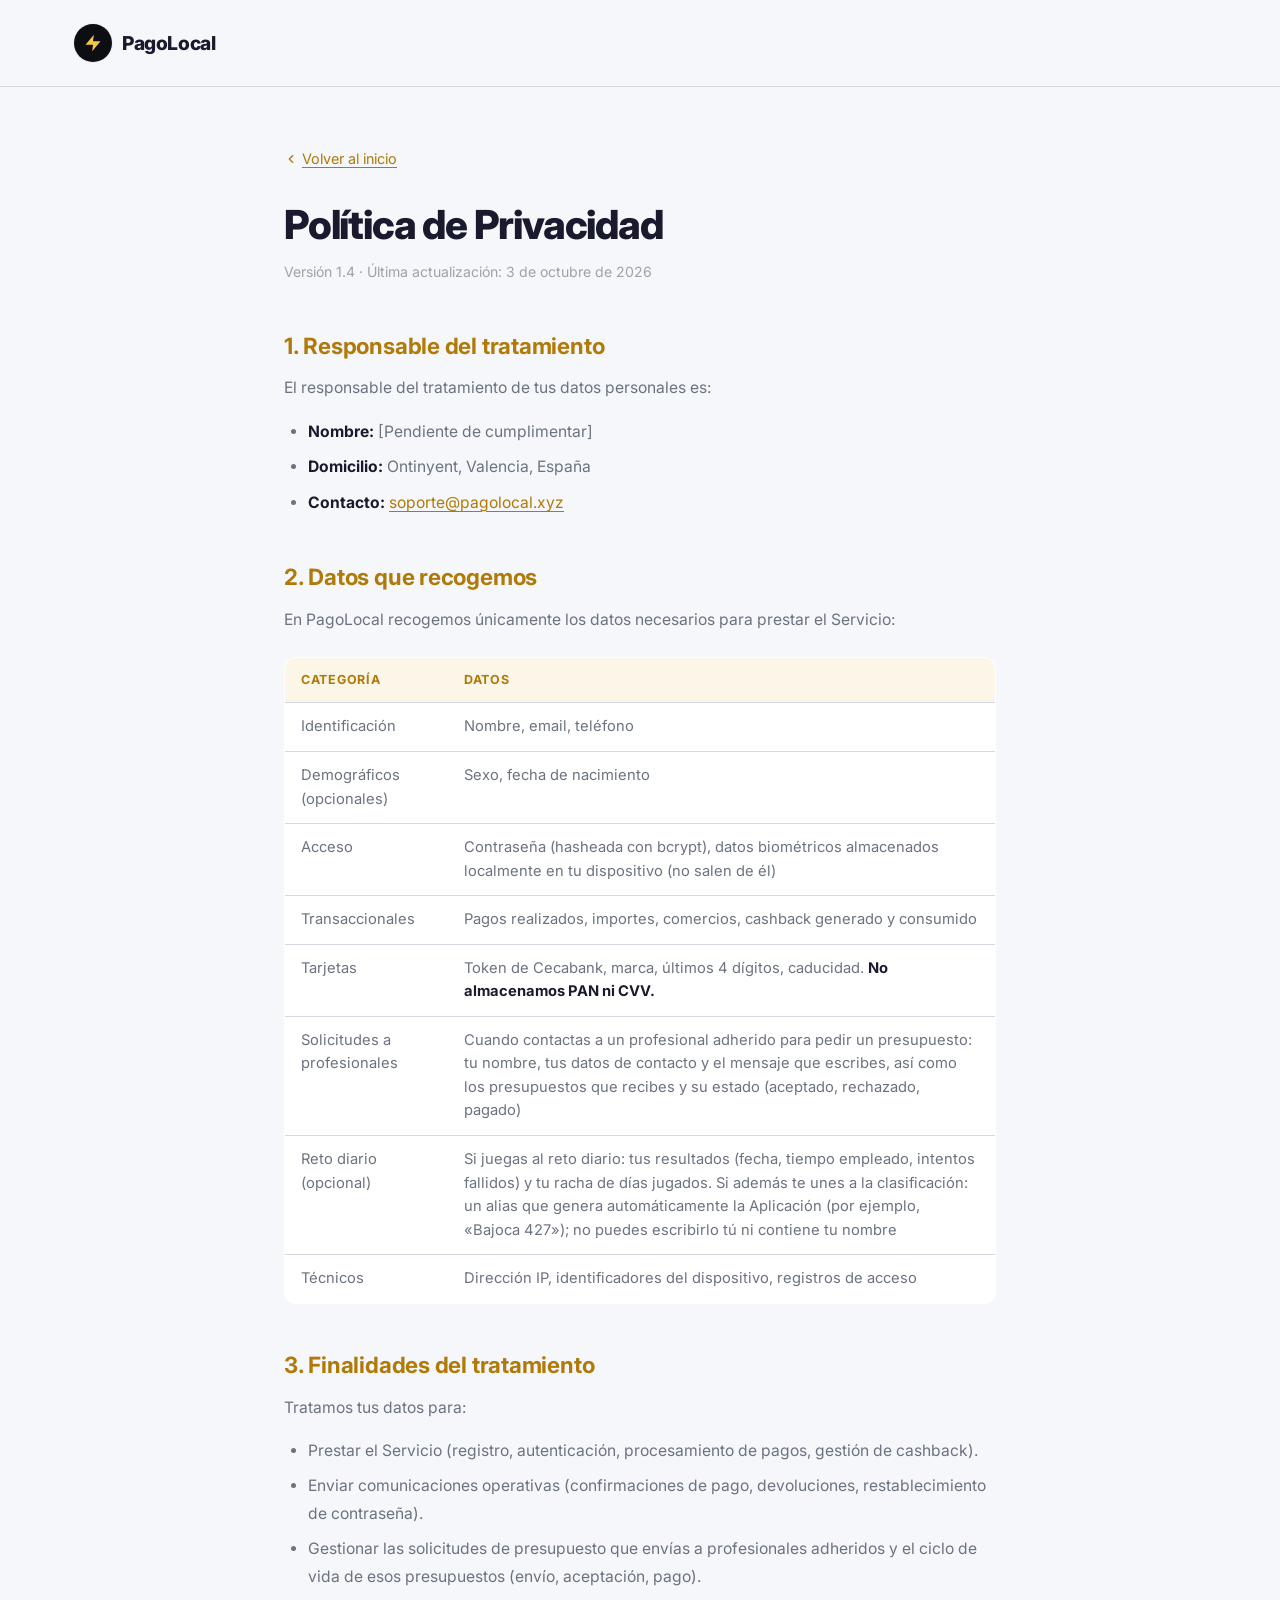
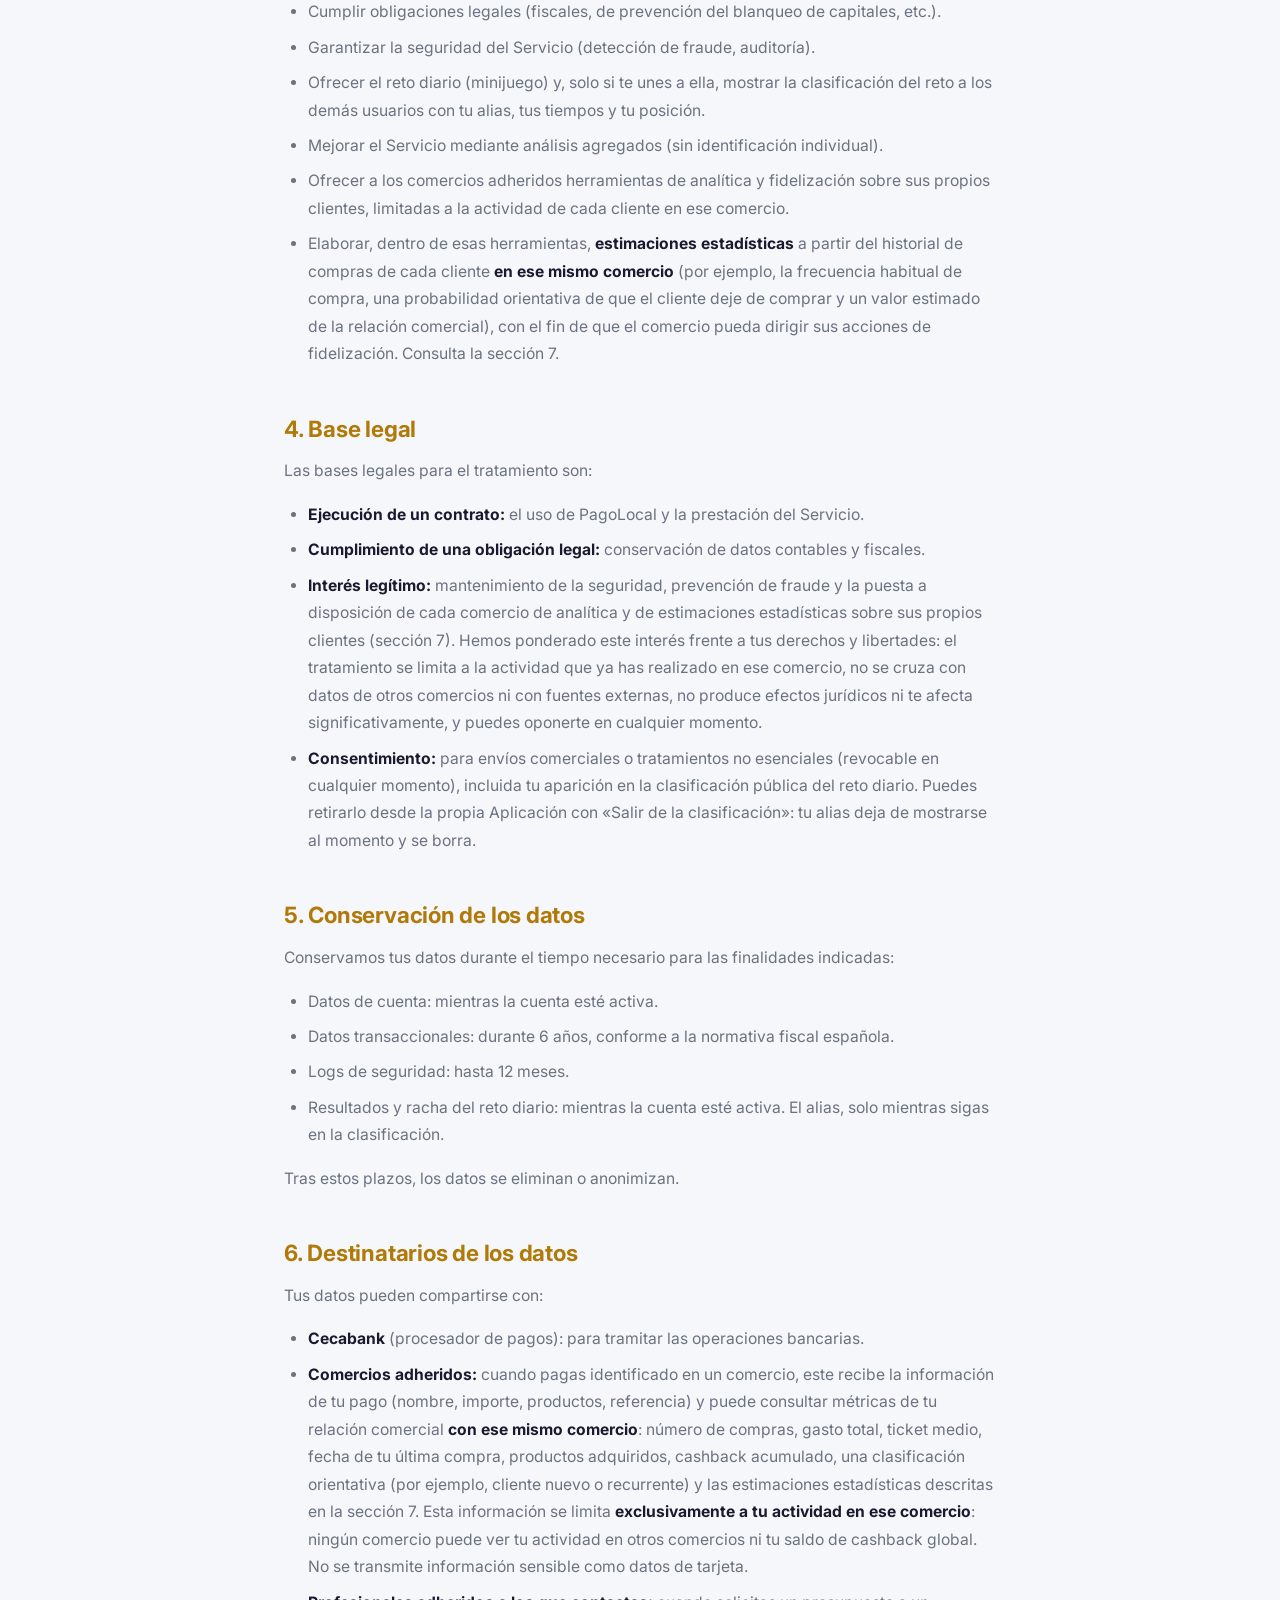
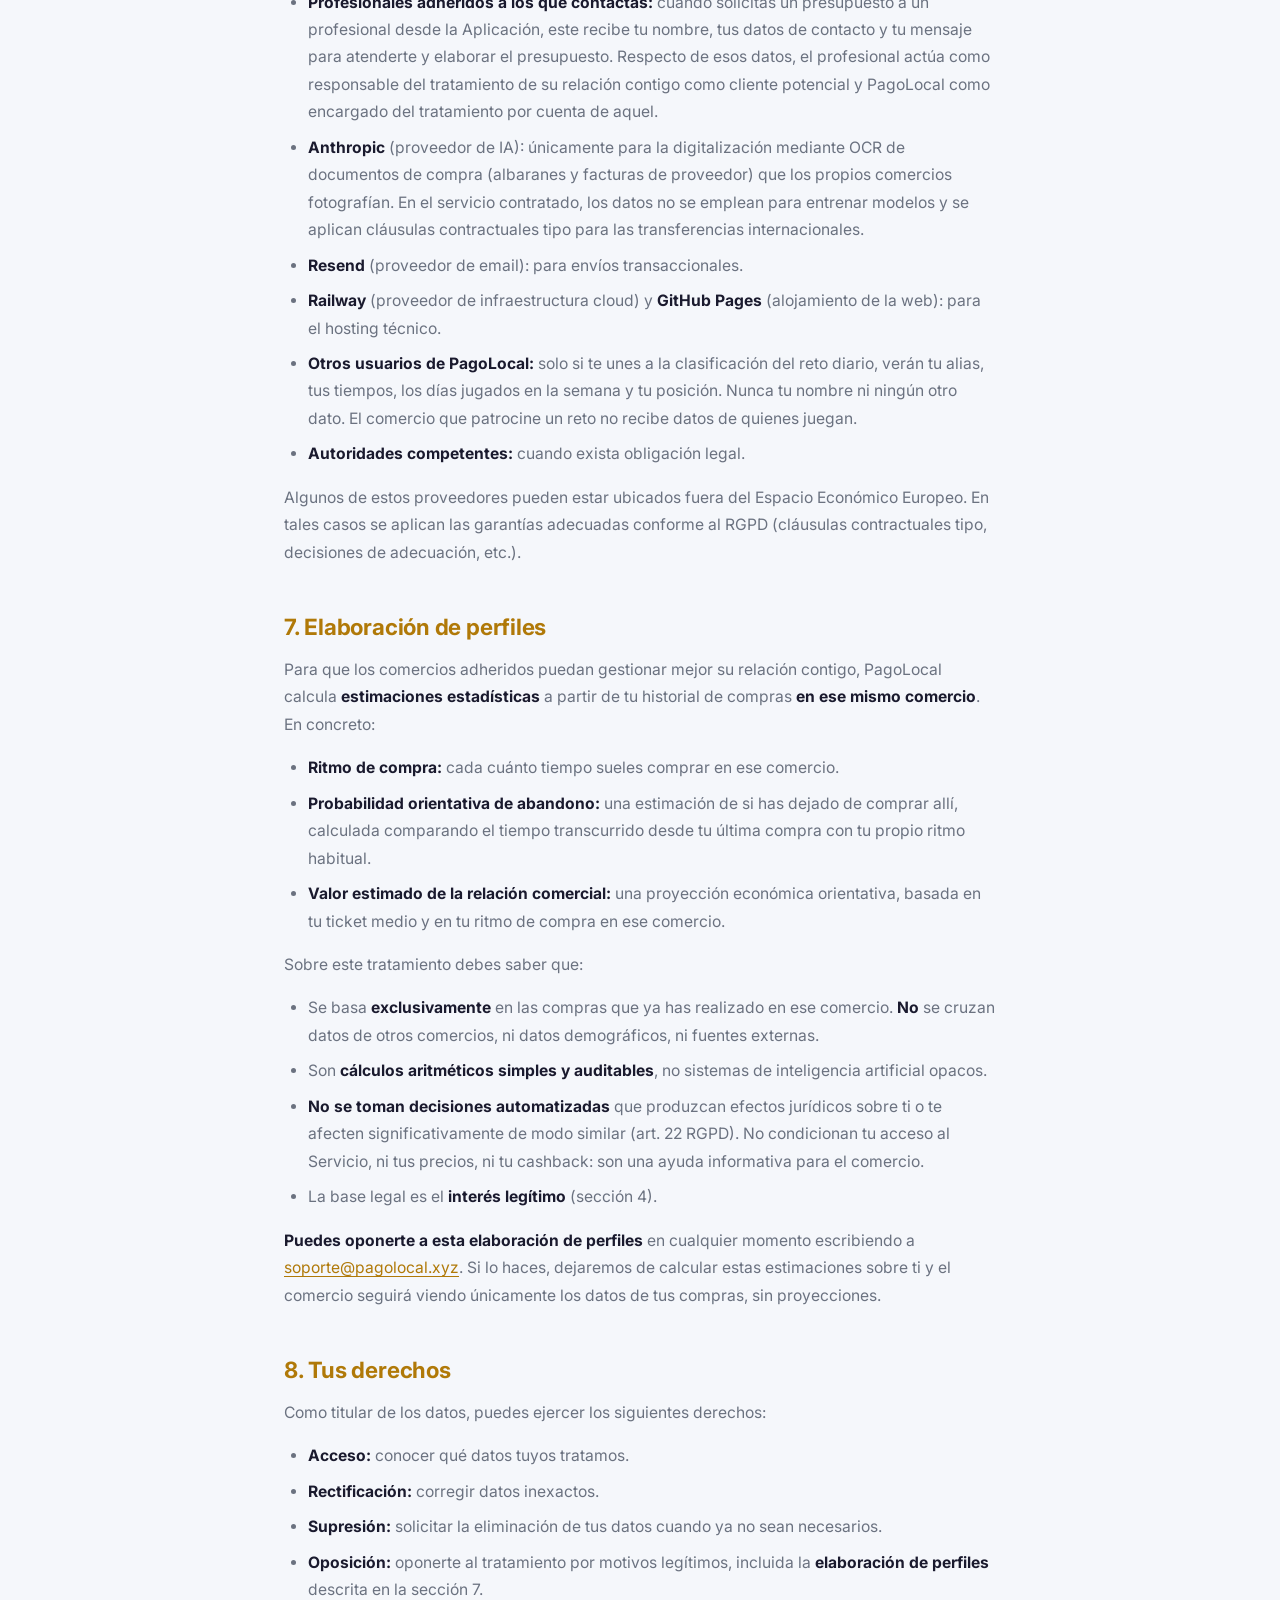
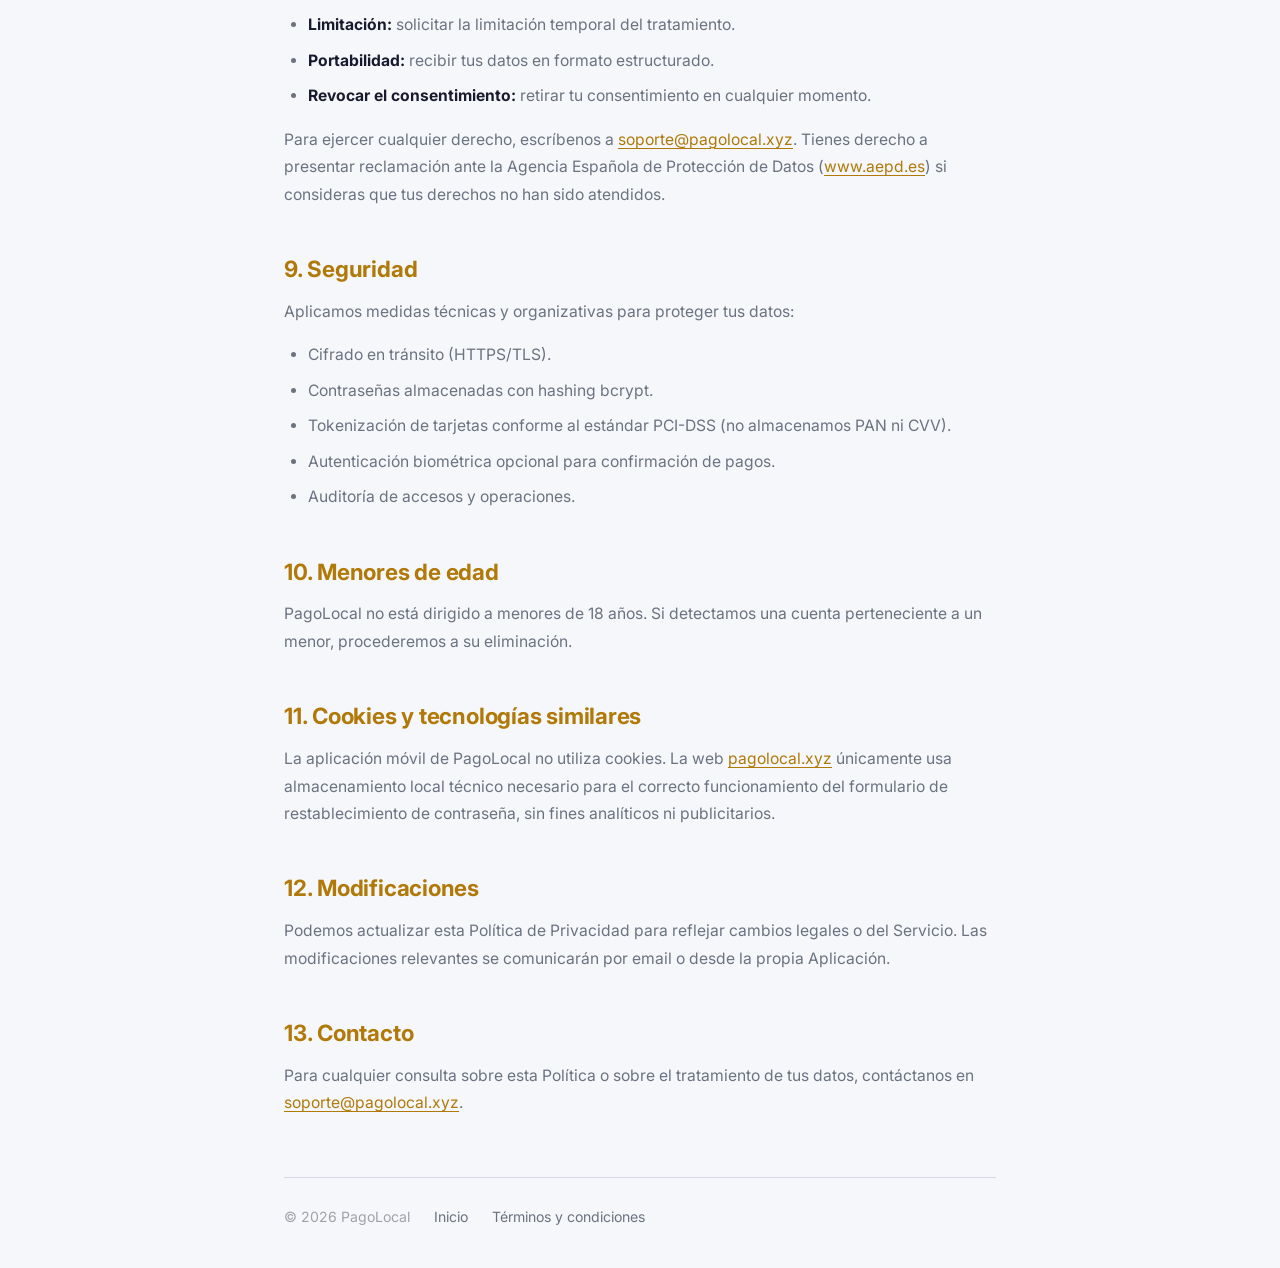
<file: privacy.html>
<!DOCTYPE html>
<html lang="es">
<head>
  <meta charset="UTF-8" />
  <meta name="viewport" content="width=device-width, initial-scale=1.0" />
  <meta name="theme-color" content="#F5F7FB" />
  <meta name="color-scheme" content="light" />
  <title>Política de Privacidad — PagoLocal</title>
  <meta name="description" content="Política de Privacidad de PagoLocal — Cómo tratamos tus datos personales según el RGPD." />

  <link rel="icon" type="image/svg+xml" href="data:image/svg+xml,%3Csvg xmlns='http://www.w3.org/2000/svg' viewBox='0 0 100 100'%3E%3Ccircle cx='50' cy='50' r='48' fill='%231A1A2E'/%3E%3Cpath d='M55 18 L29 56 h17 l-5 26 27-42 H51 l4-22 z' fill='%23F5C842'/%3E%3C/svg%3E" />

  <link rel="preconnect" href="https://fonts.googleapis.com" />
  <link rel="preconnect" href="https://fonts.gstatic.com" crossorigin />
  <link href="https://fonts.googleapis.com/css2?family=Inter:wght@400;500;600;700;800&display=swap" rel="stylesheet" />

  <link rel="stylesheet" href="/styles.css" />

  <style>
    .legal {
      max-width: 760px;
      margin: 0 auto;
      padding: 60px var(--s-xl) 40px;
    }
    .legal-back {
      display: inline-flex;
      align-items: center;
      gap: var(--s-xs);
      font-size: 0.9rem;
      color: var(--muted);
      margin-bottom: var(--s-xxl);
      transition: color .15s ease;
    }
    .legal-back:hover { color: var(--accent); }
    .legal-back svg { width: 14px; height: 14px; }

    .legal h1 {
      font-size: clamp(1.8rem, 4vw, 2.5rem);
      margin-bottom: var(--s-md);
      font-weight: 800;
    }
    .legal .meta {
      color: var(--text-dim);
      font-size: 0.88rem;
      margin-bottom: var(--s-huge);
      font-family: var(--font-body);
    }
    .legal h2 {
      font-size: 1.4rem;
      font-weight: 700;
      margin: var(--s-huge) 0 var(--s-lg);
      color: var(--accent);
      letter-spacing: -0.01em;
    }
    .legal h3 {
      font-size: 1.05rem;
      font-weight: 700;
      margin: var(--s-xl) 0 10px;
      color: var(--text);
    }
    .legal p, .legal li {
      color: var(--muted);
      font-size: 0.98rem;
      line-height: 1.75;
    }
    .legal p { margin: 0 0 var(--s-lg); }
    .legal ul, .legal ol { padding-left: 24px; margin: 0 0 var(--s-lg); }
    .legal li { margin-bottom: var(--s-sm); }
    .legal strong { color: var(--text); font-weight: 700; }
    .legal a {
      color: var(--accent);
      text-decoration: underline;
      text-decoration-thickness: 1px;
      text-underline-offset: 3px;
      transition: color .15s ease;
    }
    .legal a:hover { color: var(--accent-hover); }

    .legal table {
      width: 100%;
      margin: var(--s-xl) 0 var(--s-xl);
      border-collapse: collapse;
      background: var(--surface);
      border: 1px solid var(--border);
      border-radius: var(--r-md);
      overflow: hidden;
      font-size: 0.92rem;
    }
    .legal th, .legal td {
      text-align: left;
      padding: 12px var(--s-lg);
      border-bottom: 1px solid var(--border);
      vertical-align: top;
    }
    .legal th {
      background: var(--accent-tint);
      color: var(--accent);
      font-weight: 700;
      font-family: var(--font-body);
      font-size: 0.78rem;
      letter-spacing: 0.06em;
      text-transform: uppercase;
    }
    .legal td { color: var(--muted); }
    .legal tr:last-child td { border-bottom: none; }

    .legal-footer {
      margin-top: 60px;
      padding-top: 28px;
      border-top: 1px solid var(--border);
      display: flex;
      gap: var(--s-xl);
      flex-wrap: wrap;
      font-size: 0.88rem;
      color: var(--text-dim);
    }
    .legal-footer a { color: var(--muted); text-decoration: none; }
    .legal-footer a:hover { color: var(--accent); }

    .header-mini {
      padding: var(--s-xl) 0;
      border-bottom: 1px solid var(--border);
      background: var(--bg);
    }
  </style>
</head>
<body>

  <header class="header-mini">
    <div class="container">
      <a href="/" class="logo">
        <span class="logo-mark">
          <svg viewBox="0 0 24 24" fill="currentColor" aria-hidden="true">
            <path d="M13 2L3 14h9l-1 8 10-12h-9l1-8z"/>
          </svg>
        </span>
        <span>PagoLocal</span>
      </a>
    </div>
  </header>

  <article class="legal">
    <a href="/" class="legal-back">
      <svg viewBox="0 0 24 24" fill="none" stroke="currentColor" stroke-width="2" stroke-linecap="round" stroke-linejoin="round"><polyline points="15 18 9 12 15 6"/></svg>
      Volver al inicio
    </a>

    <h1>Política de Privacidad</h1>
    <p class="meta">Versión 1.4 · Última actualización: 3 de octubre de 2026</p>

    <h2>1. Responsable del tratamiento</h2>
    <p>El responsable del tratamiento de tus datos personales es:</p>
    <ul>
      <li><strong>Nombre:</strong> [Pendiente de cumplimentar]</li>
      <li><strong>Domicilio:</strong> Ontinyent, Valencia, España</li>
      <li><strong>Contacto:</strong> <a href="mailto:soporte@pagolocal.xyz">soporte@pagolocal.xyz</a></li>
    </ul>

    <h2>2. Datos que recogemos</h2>
    <p>En PagoLocal recogemos únicamente los datos necesarios para prestar el Servicio:</p>

    <table>
      <tr><th>Categoría</th><th>Datos</th></tr>
      <tr><td>Identificación</td><td>Nombre, email, teléfono</td></tr>
      <tr><td>Demográficos (opcionales)</td><td>Sexo, fecha de nacimiento</td></tr>
      <tr><td>Acceso</td><td>Contraseña (hasheada con bcrypt), datos biométricos almacenados localmente en tu dispositivo (no salen de él)</td></tr>
      <tr><td>Transaccionales</td><td>Pagos realizados, importes, comercios, cashback generado y consumido</td></tr>
      <tr><td>Tarjetas</td><td>Token de Cecabank, marca, últimos 4 dígitos, caducidad. <strong>No almacenamos PAN ni CVV.</strong></td></tr>
      <tr><td>Solicitudes a profesionales</td><td>Cuando contactas a un profesional adherido para pedir un presupuesto: tu nombre, tus datos de contacto y el mensaje que escribes, así como los presupuestos que recibes y su estado (aceptado, rechazado, pagado)</td></tr>
      <tr><td>Reto diario (opcional)</td><td>Si juegas al reto diario: tus resultados (fecha, tiempo empleado, intentos fallidos) y tu racha de días jugados. Si además te unes a la clasificación: un alias que genera automáticamente la Aplicación (por ejemplo, «Bajoca 427»); no puedes escribirlo tú ni contiene tu nombre</td></tr>
      <tr><td>Técnicos</td><td>Dirección IP, identificadores del dispositivo, registros de acceso</td></tr>
    </table>

    <h2>3. Finalidades del tratamiento</h2>
    <p>Tratamos tus datos para:</p>
    <ul>
      <li>Prestar el Servicio (registro, autenticación, procesamiento de pagos, gestión de cashback).</li>
      <li>Enviar comunicaciones operativas (confirmaciones de pago, devoluciones, restablecimiento de contraseña).</li>
      <li>Gestionar las solicitudes de presupuesto que envías a profesionales adheridos y el ciclo de vida de esos presupuestos (envío, aceptación, pago).</li>
      <li>Cumplir obligaciones legales (fiscales, de prevención del blanqueo de capitales, etc.).</li>
      <li>Garantizar la seguridad del Servicio (detección de fraude, auditoría).</li>
      <li>Ofrecer el reto diario (minijuego) y, solo si te unes a ella, mostrar la clasificación del reto a los demás usuarios con tu alias, tus tiempos y tu posición.</li>
      <li>Mejorar el Servicio mediante análisis agregados (sin identificación individual).</li>
      <li>Ofrecer a los comercios adheridos herramientas de analítica y fidelización sobre sus propios clientes, limitadas a la actividad de cada cliente en ese comercio.</li>
      <li>Elaborar, dentro de esas herramientas, <strong>estimaciones estadísticas</strong> a partir del historial de compras de cada cliente <strong>en ese mismo comercio</strong> (por ejemplo, la frecuencia habitual de compra, una probabilidad orientativa de que el cliente deje de comprar y un valor estimado de la relación comercial), con el fin de que el comercio pueda dirigir sus acciones de fidelización. Consulta la sección 7.</li>
    </ul>

    <h2>4. Base legal</h2>
    <p>Las bases legales para el tratamiento son:</p>
    <ul>
      <li><strong>Ejecución de un contrato:</strong> el uso de PagoLocal y la prestación del Servicio.</li>
      <li><strong>Cumplimiento de una obligación legal:</strong> conservación de datos contables y fiscales.</li>
      <li><strong>Interés legítimo:</strong> mantenimiento de la seguridad, prevención de fraude y la puesta a disposición de cada comercio de analítica y de estimaciones estadísticas sobre sus propios clientes (sección 7). Hemos ponderado este interés frente a tus derechos y libertades: el tratamiento se limita a la actividad que ya has realizado en ese comercio, no se cruza con datos de otros comercios ni con fuentes externas, no produce efectos jurídicos ni te afecta significativamente, y puedes oponerte en cualquier momento.</li>
      <li><strong>Consentimiento:</strong> para envíos comerciales o tratamientos no esenciales (revocable en cualquier momento), incluida tu aparición en la clasificación pública del reto diario. Puedes retirarlo desde la propia Aplicación con «Salir de la clasificación»: tu alias deja de mostrarse al momento y se borra.</li>
    </ul>

    <h2>5. Conservación de los datos</h2>
    <p>Conservamos tus datos durante el tiempo necesario para las finalidades indicadas:</p>
    <ul>
      <li>Datos de cuenta: mientras la cuenta esté activa.</li>
      <li>Datos transaccionales: durante 6 años, conforme a la normativa fiscal española.</li>
      <li>Logs de seguridad: hasta 12 meses.</li>
      <li>Resultados y racha del reto diario: mientras la cuenta esté activa. El alias, solo mientras sigas en la clasificación.</li>
    </ul>
    <p>Tras estos plazos, los datos se eliminan o anonimizan.</p>

    <h2>6. Destinatarios de los datos</h2>
    <p>Tus datos pueden compartirse con:</p>
    <ul>
      <li><strong>Cecabank</strong> (procesador de pagos): para tramitar las operaciones bancarias.</li>
      <li><strong>Comercios adheridos:</strong> cuando pagas identificado en un comercio, este recibe la información de tu pago (nombre, importe, productos, referencia) y puede consultar métricas de tu relación comercial <strong>con ese mismo comercio</strong>: número de compras, gasto total, ticket medio, fecha de tu última compra, productos adquiridos, cashback acumulado, una clasificación orientativa (por ejemplo, cliente nuevo o recurrente) y las estimaciones estadísticas descritas en la sección 7. Esta información se limita <strong>exclusivamente a tu actividad en ese comercio</strong>: ningún comercio puede ver tu actividad en otros comercios ni tu saldo de cashback global. No se transmite información sensible como datos de tarjeta.</li>
      <li><strong>Profesionales adheridos a los que contactas:</strong> cuando solicitas un presupuesto a un profesional desde la Aplicación, este recibe tu nombre, tus datos de contacto y tu mensaje para atenderte y elaborar el presupuesto. Respecto de esos datos, el profesional actúa como responsable del tratamiento de su relación contigo como cliente potencial y PagoLocal como encargado del tratamiento por cuenta de aquel.</li>
      <li><strong>Anthropic</strong> (proveedor de IA): únicamente para la digitalización mediante OCR de documentos de compra (albaranes y facturas de proveedor) que los propios comercios fotografían. En el servicio contratado, los datos no se emplean para entrenar modelos y se aplican cláusulas contractuales tipo para las transferencias internacionales.</li>
      <li><strong>Resend</strong> (proveedor de email): para envíos transaccionales.</li>
      <li><strong>Railway</strong> (proveedor de infraestructura cloud) y <strong>GitHub Pages</strong> (alojamiento de la web): para el hosting técnico.</li>
      <li><strong>Otros usuarios de PagoLocal:</strong> solo si te unes a la clasificación del reto diario, verán tu alias, tus tiempos, los días jugados en la semana y tu posición. Nunca tu nombre ni ningún otro dato. El comercio que patrocine un reto no recibe datos de quienes juegan.</li>
      <li><strong>Autoridades competentes:</strong> cuando exista obligación legal.</li>
    </ul>
    <p>Algunos de estos proveedores pueden estar ubicados fuera del Espacio Económico Europeo. En tales casos se aplican las garantías adecuadas conforme al RGPD (cláusulas contractuales tipo, decisiones de adecuación, etc.).</p>

    <h2>7. Elaboración de perfiles</h2>
    <p>Para que los comercios adheridos puedan gestionar mejor su relación contigo, PagoLocal calcula <strong>estimaciones estadísticas</strong> a partir de tu historial de compras <strong>en ese mismo comercio</strong>. En concreto:</p>
    <ul>
      <li><strong>Ritmo de compra:</strong> cada cuánto tiempo sueles comprar en ese comercio.</li>
      <li><strong>Probabilidad orientativa de abandono:</strong> una estimación de si has dejado de comprar allí, calculada comparando el tiempo transcurrido desde tu última compra con tu propio ritmo habitual.</li>
      <li><strong>Valor estimado de la relación comercial:</strong> una proyección económica orientativa, basada en tu ticket medio y en tu ritmo de compra en ese comercio.</li>
    </ul>
    <p>Sobre este tratamiento debes saber que:</p>
    <ul>
      <li>Se basa <strong>exclusivamente</strong> en las compras que ya has realizado en ese comercio. <strong>No</strong> se cruzan datos de otros comercios, ni datos demográficos, ni fuentes externas.</li>
      <li>Son <strong>cálculos aritméticos simples y auditables</strong>, no sistemas de inteligencia artificial opacos.</li>
      <li><strong>No se toman decisiones automatizadas</strong> que produzcan efectos jurídicos sobre ti o te afecten significativamente de modo similar (art. 22 RGPD). No condicionan tu acceso al Servicio, ni tus precios, ni tu cashback: son una ayuda informativa para el comercio.</li>
      <li>La base legal es el <strong>interés legítimo</strong> (sección 4).</li>
    </ul>
    <p><strong>Puedes oponerte a esta elaboración de perfiles</strong> en cualquier momento escribiendo a <a href="mailto:soporte@pagolocal.xyz">soporte@pagolocal.xyz</a>. Si lo haces, dejaremos de calcular estas estimaciones sobre ti y el comercio seguirá viendo únicamente los datos de tus compras, sin proyecciones.</p>

    <h2>8. Tus derechos</h2>
    <p>Como titular de los datos, puedes ejercer los siguientes derechos:</p>
    <ul>
      <li><strong>Acceso:</strong> conocer qué datos tuyos tratamos.</li>
      <li><strong>Rectificación:</strong> corregir datos inexactos.</li>
      <li><strong>Supresión:</strong> solicitar la eliminación de tus datos cuando ya no sean necesarios.</li>
      <li><strong>Oposición:</strong> oponerte al tratamiento por motivos legítimos, incluida la <strong>elaboración de perfiles</strong> descrita en la sección 7.</li>
      <li><strong>Limitación:</strong> solicitar la limitación temporal del tratamiento.</li>
      <li><strong>Portabilidad:</strong> recibir tus datos en formato estructurado.</li>
      <li><strong>Revocar el consentimiento:</strong> retirar tu consentimiento en cualquier momento.</li>
    </ul>
    <p>Para ejercer cualquier derecho, escríbenos a <a href="mailto:soporte@pagolocal.xyz">soporte@pagolocal.xyz</a>. Tienes derecho a presentar reclamación ante la Agencia Española de Protección de Datos (<a href="https://www.aepd.es" target="_blank" rel="noopener">www.aepd.es</a>) si consideras que tus derechos no han sido atendidos.</p>

    <h2>9. Seguridad</h2>
    <p>Aplicamos medidas técnicas y organizativas para proteger tus datos:</p>
    <ul>
      <li>Cifrado en tránsito (HTTPS/TLS).</li>
      <li>Contraseñas almacenadas con hashing bcrypt.</li>
      <li>Tokenización de tarjetas conforme al estándar PCI-DSS (no almacenamos PAN ni CVV).</li>
      <li>Autenticación biométrica opcional para confirmación de pagos.</li>
      <li>Auditoría de accesos y operaciones.</li>
    </ul>

    <h2>10. Menores de edad</h2>
    <p>PagoLocal no está dirigido a menores de 18 años. Si detectamos una cuenta perteneciente a un menor, procederemos a su eliminación.</p>

    <h2>11. Cookies y tecnologías similares</h2>
    <p>La aplicación móvil de PagoLocal no utiliza cookies. La web <a href="/">pagolocal.xyz</a> únicamente usa almacenamiento local técnico necesario para el correcto funcionamiento del formulario de restablecimiento de contraseña, sin fines analíticos ni publicitarios.</p>

    <h2>12. Modificaciones</h2>
    <p>Podemos actualizar esta Política de Privacidad para reflejar cambios legales o del Servicio. Las modificaciones relevantes se comunicarán por email o desde la propia Aplicación.</p>

    <h2>13. Contacto</h2>
    <p>Para cualquier consulta sobre esta Política o sobre el tratamiento de tus datos, contáctanos en <a href="mailto:soporte@pagolocal.xyz">soporte@pagolocal.xyz</a>.</p>

    <div class="legal-footer">
      <span>© <span id="year"></span> PagoLocal</span>
      <a href="/">Inicio</a>
      <a href="/terms.html">Términos y condiciones</a>
    </div>
  </article>

  <script>
    document.getElementById('year').textContent = new Date().getFullYear();
  </script>
</body>
</html>
</file>
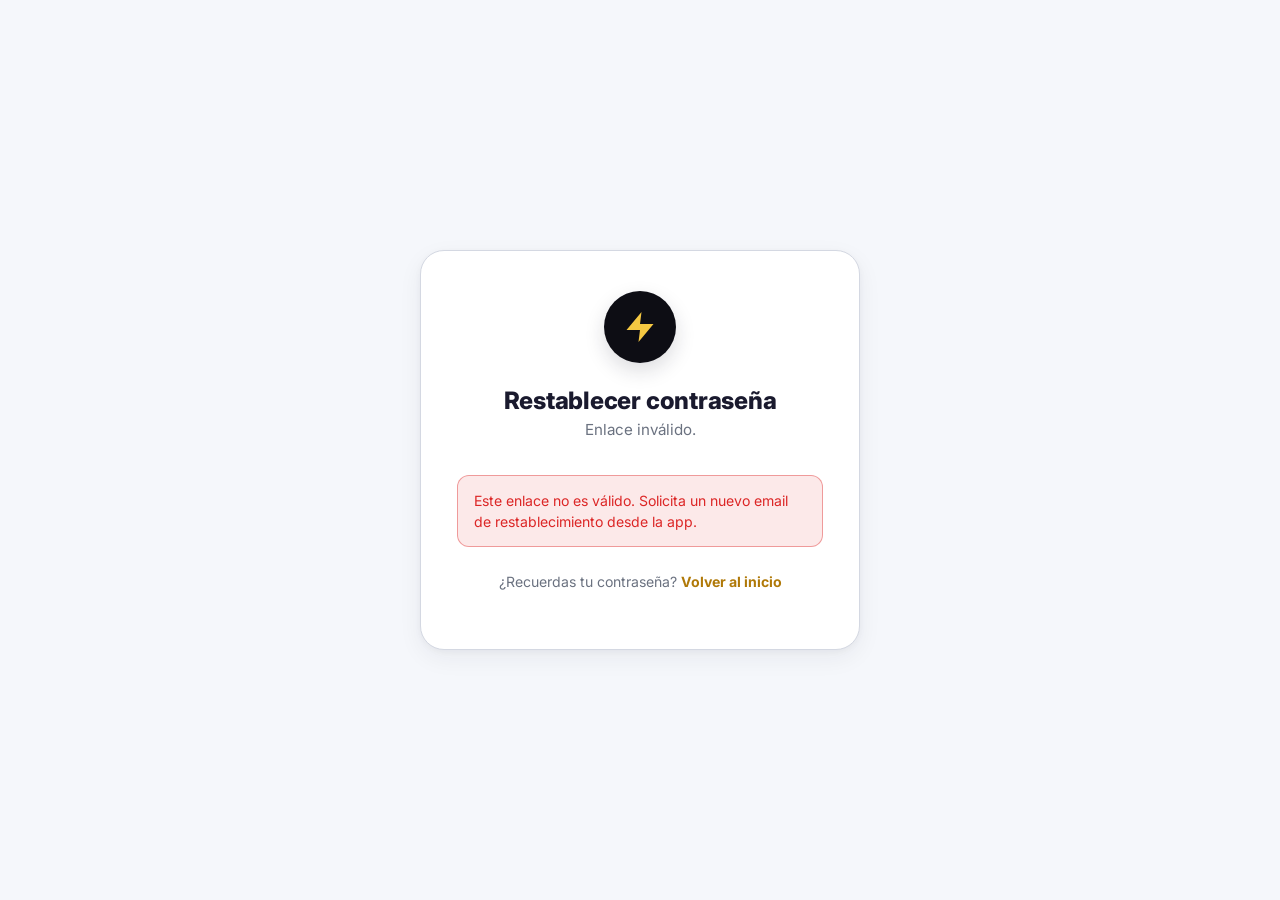
<file: reset.html>
<!DOCTYPE html>
<html lang="es">
<head>
  <meta charset="UTF-8" />
  <meta name="viewport" content="width=device-width, initial-scale=1.0" />
  <meta name="theme-color" content="#F5F7FB" />
  <meta name="color-scheme" content="light" />
  <meta name="robots" content="noindex,nofollow" />
  <title>Restablecer contraseña — PagoLocal</title>

  <link rel="icon" type="image/svg+xml" href="data:image/svg+xml,%3Csvg xmlns='http://www.w3.org/2000/svg' viewBox='0 0 100 100'%3E%3Ccircle cx='50' cy='50' r='48' fill='%231A1A2E'/%3E%3Cpath d='M55 18 L29 56 h17 l-5 26 27-42 H51 l4-22 z' fill='%23F5C842'/%3E%3C/svg%3E" />

  <link rel="preconnect" href="https://fonts.googleapis.com" />
  <link rel="preconnect" href="https://fonts.gstatic.com" crossorigin />
  <link href="https://fonts.googleapis.com/css2?family=Inter:wght@400;500;600;700;800&display=swap" rel="stylesheet" />

  <link rel="stylesheet" href="/styles.css" />

  <style>
    body {
      min-height: 100vh;
      display: flex;
      align-items: center;
      justify-content: center;
      padding: var(--s-xl);
      background: var(--bg);
      position: relative;
      overflow-x: hidden;
    }

    /* Card sobre fondo claro */
    .reset-card {
      width: 100%;
      max-width: 440px;
      background: var(--surface);
      border: 1px solid var(--border);
      border-radius: var(--r-xl);
      padding: 40px 36px;
      box-shadow: var(--shadow);
      position: relative;
      z-index: 1;
    }
    .reset-header {
      text-align: center;
      margin-bottom: var(--s-xxl);
    }
    /* Logo grande: círculo oscuro con rayo dorado (réplica del icono Play Store) */
    .reset-logo {
      width: 72px;
      height: 72px;
      background: var(--dark-bg);
      border-radius: var(--r-full);
      display: inline-grid;
      place-items: center;
      color: var(--accent-bright);
      margin-bottom: var(--s-xl);
      box-shadow: 0 8px 20px rgba(26, 26, 46, 0.15);
    }
    .reset-logo svg {
      width: 36px;
      height: 36px;
    }
    .reset-card h1 {
      font-size: 1.5rem;
      font-weight: 800;
      letter-spacing: -0.01em;
      margin-bottom: var(--s-xs);
      color: var(--text);
    }
    .reset-header p {
      color: var(--muted);
      font-size: 0.95rem;
      margin: 0;
    }
    /* Badge contexto */
    .badge-context {
      display: inline-block;
      margin-top: var(--s-md);
      padding: 5px 12px;
      background: var(--accent-tint);
      border: 1px solid rgba(176, 121, 8, 0.20);
      border-radius: var(--r-full);
      color: var(--accent);
      font-size: 0.7rem;
      font-weight: 800;
      letter-spacing: 0.08em;
      text-transform: uppercase;
    }

    .field { margin-bottom: var(--s-lg); }
    label {
      display: block;
      font-size: 0.78rem;
      color: var(--muted);
      margin-bottom: var(--s-sm);
      font-weight: 600;
      letter-spacing: 0.04em;
      text-transform: uppercase;
    }
    input[type="password"] {
      width: 100%;
      background: var(--bg);
      border: 1px solid var(--border);
      border-radius: var(--r-md);
      color: var(--text);
      padding: 14px var(--s-lg);
      font-size: 0.95rem;
      font-family: inherit;
      transition: border-color .15s ease, box-shadow .15s ease;
    }
    input[type="password"]:focus {
      outline: none;
      border-color: var(--accent);
      box-shadow: 0 0 0 3px var(--accent-dim);
    }
    .hint {
      font-size: 0.75rem;
      color: var(--text-dim);
      margin-top: var(--s-sm);
    }
    /* Botón primary */
    button[type="submit"] {
      width: 100%;
      background: var(--accent);
      color: var(--white);
      border: none;
      border-radius: var(--r-md);
      padding: 15px;
      font-size: 0.95rem;
      font-weight: 700;
      cursor: pointer;
      margin-top: var(--s-lg);
      transition: background .15s ease, transform .1s ease, box-shadow .15s ease;
      font-family: inherit;
    }
    button[type="submit"]:hover:not(:disabled) {
      background: var(--accent-hover);
      transform: translateY(-1px);
      box-shadow: 0 8px 24px rgba(176, 121, 8, 0.30);
    }
    button[type="submit"]:active:not(:disabled) { transform: translateY(0); }
    button[type="submit"]:disabled {
      opacity: 0.5;
      cursor: not-allowed;
    }

    /* Alerts */
    .alert {
      border-radius: var(--r-md);
      padding: 14px var(--s-lg);
      font-size: 0.88rem;
      margin-bottom: var(--s-lg);
      display: none;
      line-height: 1.5;
      border: 1px solid;
    }
    .alert.show { display: block; }
    .alert.error {
      background: var(--red-dim);
      border-color: rgba(220, 38, 38, 0.4);
      color: var(--red);
    }
    .alert.success {
      background: var(--accent-tint);
      border-color: rgba(176, 121, 8, 0.4);
      color: var(--accent);
    }

    .reset-footer {
      text-align: center;
      margin-top: var(--s-xl);
      font-size: 0.88rem;
      color: var(--text-dim);
    }
    .reset-footer a {
      color: var(--accent);
      text-decoration: none;
      font-weight: 700;
    }
    .reset-footer a:hover { text-decoration: underline; }

    .hidden { display: none !important; }
  </style>
</head>
<body>

  <div class="reset-card">
    <div class="reset-header">
      <div class="reset-logo">
        <svg viewBox="0 0 24 24" fill="currentColor" aria-hidden="true">
          <path d="M13 2L3 14h9l-1 8 10-12h-9l1-8z"/>
        </svg>
      </div>
      <h1 id="title">Restablecer contraseña</h1>
      <p id="subtitle">Introduce tu nueva contraseña.</p>
      <div id="badge-context" class="badge-context hidden">Cuenta de comercio</div>
    </div>

    <div id="alert" class="alert"></div>

    <form id="reset-form">
      <div class="field">
        <label for="pwd1">Nueva contraseña</label>
        <input type="password" id="pwd1" minlength="6" required autocomplete="new-password" />
        <div class="hint">Mínimo 6 caracteres.</div>
      </div>

      <div class="field">
        <label for="pwd2">Confirma tu nueva contraseña</label>
        <input type="password" id="pwd2" minlength="6" required autocomplete="new-password" />
      </div>

      <button type="submit" id="btn-submit">Restablecer contraseña</button>
    </form>

    <div class="reset-footer">
      <p>¿Recuerdas tu contraseña? <a href="/">Volver al inicio</a></p>
    </div>
  </div>

<script>
/* ==============================================================
   LÓGICA DE RESET — Conecta con el backend de Railway.
   No tocar a menos que el endpoint del backend cambie.
   ============================================================== */
(function(){
  const API_BASE = 'https://localpay-backend-production.up.railway.app';
  const params = new URLSearchParams(window.location.search);
  const token = params.get('token');
  const tipo  = (params.get('tipo') || 'usuario').toLowerCase();
  const esComercio = tipo === 'comercio';

  const endpoint = esComercio
    ? '/api/auth/reset-password-comercio'
    : '/api/auth/reset-password';

  const form        = document.getElementById('reset-form');
  const alertBox    = document.getElementById('alert');
  const titleEl     = document.getElementById('title');
  const subtitle    = document.getElementById('subtitle');
  const badgeCtx    = document.getElementById('badge-context');
  const btn         = document.getElementById('btn-submit');

  if (esComercio) {
    titleEl.textContent  = 'Contraseña de comercio';
    subtitle.textContent = 'Introduce la nueva contraseña con la que vas a iniciar sesión en la app de comercios.';
    badgeCtx.classList.remove('hidden');
  }

  function showAlert(msg, type){
    alertBox.textContent = msg;
    alertBox.className = 'alert show ' + type;
  }

  if(!token){
    form.classList.add('hidden');
    subtitle.textContent = 'Enlace inválido.';
    showAlert('Este enlace no es válido. Solicita un nuevo email de restablecimiento desde la app.', 'error');
    return;
  }

  form.addEventListener('submit', async function(e){
    e.preventDefault();
    const pwd1 = document.getElementById('pwd1').value;
    const pwd2 = document.getElementById('pwd2').value;

    if(pwd1.length < 6){
      showAlert('La contraseña debe tener al menos 6 caracteres.', 'error');
      return;
    }
    if(pwd1 !== pwd2){
      showAlert('Las contraseñas no coinciden.', 'error');
      return;
    }

    btn.disabled = true;
    btn.textContent = 'Guardando…';
    alertBox.className = 'alert';

    try {
      const r = await fetch(API_BASE + endpoint, {
        method: 'POST',
        headers: { 'Content-Type': 'application/json' },
        body: JSON.stringify({ token, nueva_password: pwd1 })
      });
      const data = await r.json().catch(()=>({}));

      if(r.ok && data.ok){
        form.classList.add('hidden');
        subtitle.textContent = 'Contraseña actualizada.';
        const msgOk = esComercio
          ? 'Tu contraseña ha sido restablecida correctamente. Ya puedes iniciar sesión en la app de comercios.'
          : 'Tu contraseña ha sido restablecida correctamente. Ya puedes volver a la app e iniciar sesión.';
        showAlert(msgOk, 'success');
      } else {
        const motivo = data.error || 'No se ha podido restablecer la contraseña.';
        const expirado = /expirad|inv[áa]lid|caducad/i.test(motivo);
        showAlert(expirado ? 'Este enlace ha caducado o ya se ha usado. Solicita uno nuevo desde la app.' : motivo, 'error');
        btn.disabled = false;
        btn.textContent = 'Restablecer contraseña';
      }
    } catch(err) {
      showAlert('No se ha podido conectar con el servidor. Comprueba tu conexión e inténtalo de nuevo.', 'error');
      btn.disabled = false;
      btn.textContent = 'Restablecer contraseña';
    }
  });
})();
</script>

</body>
</html>
</file>
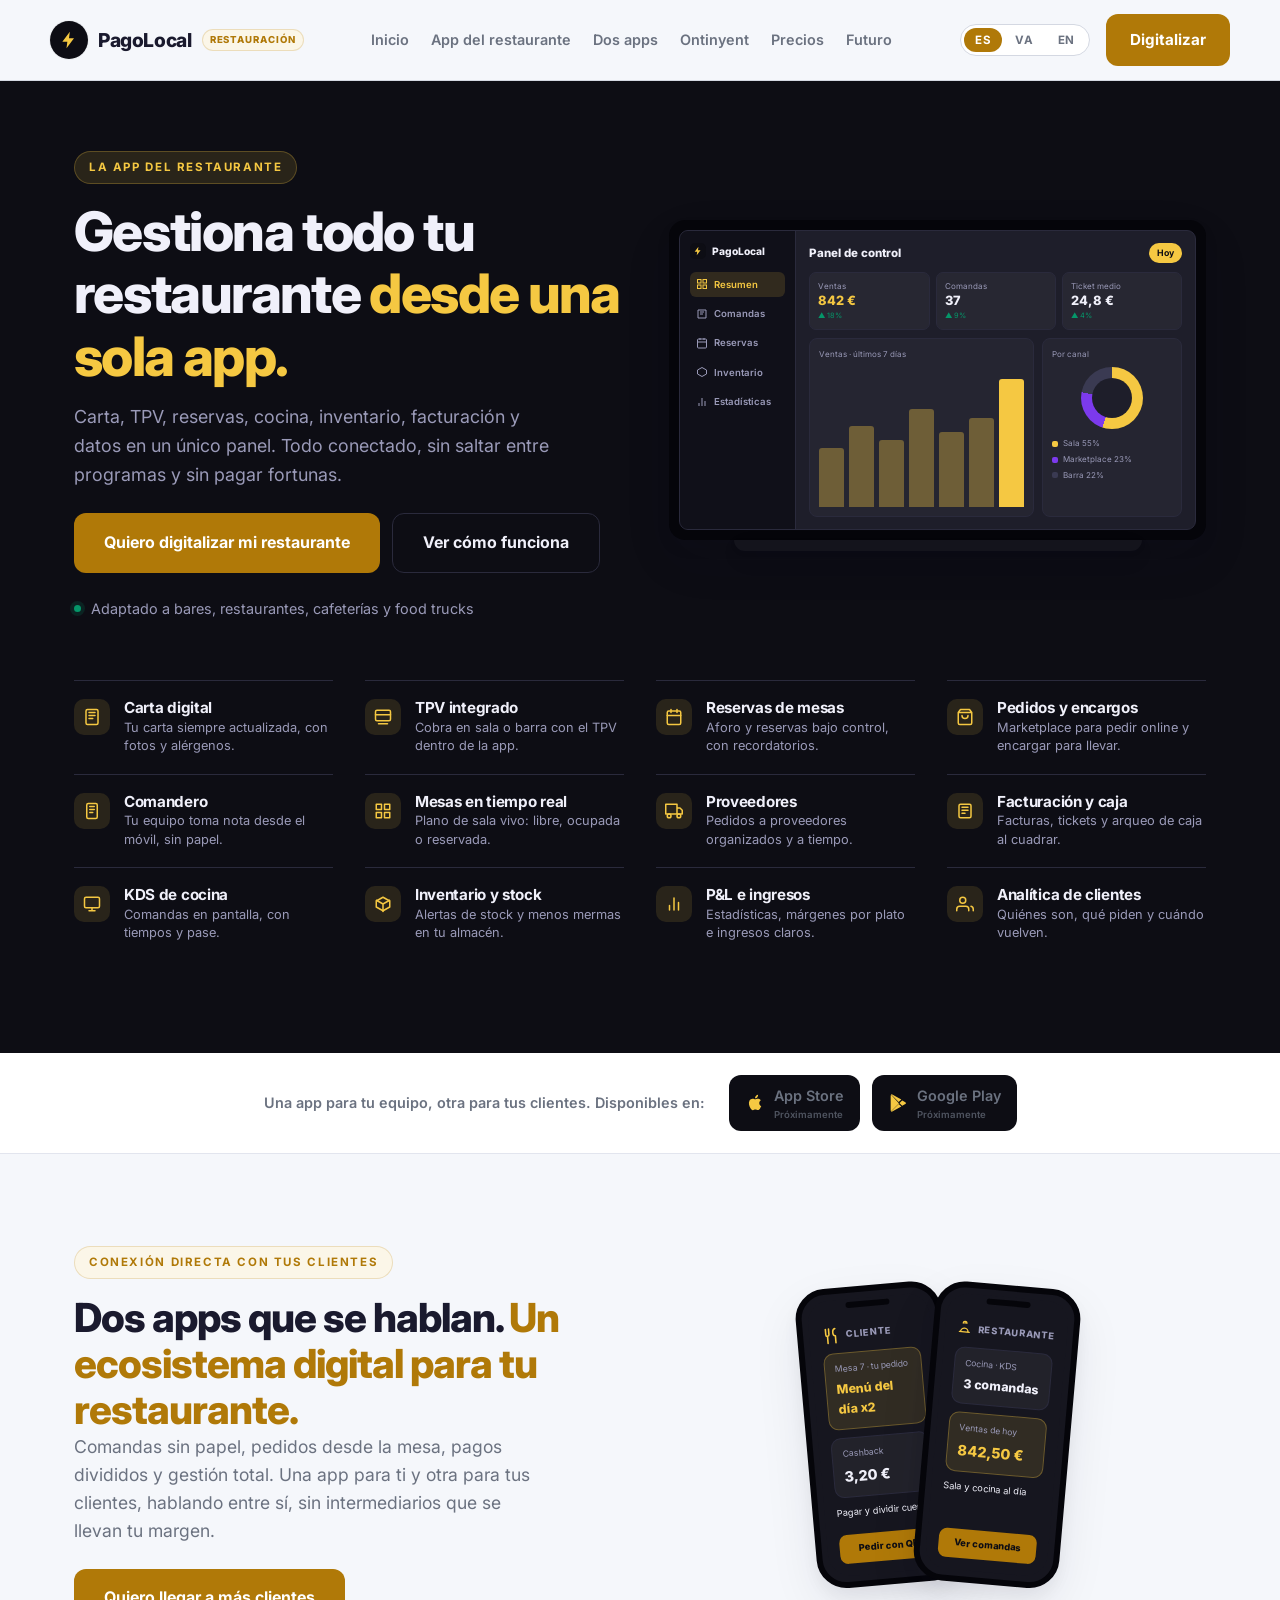
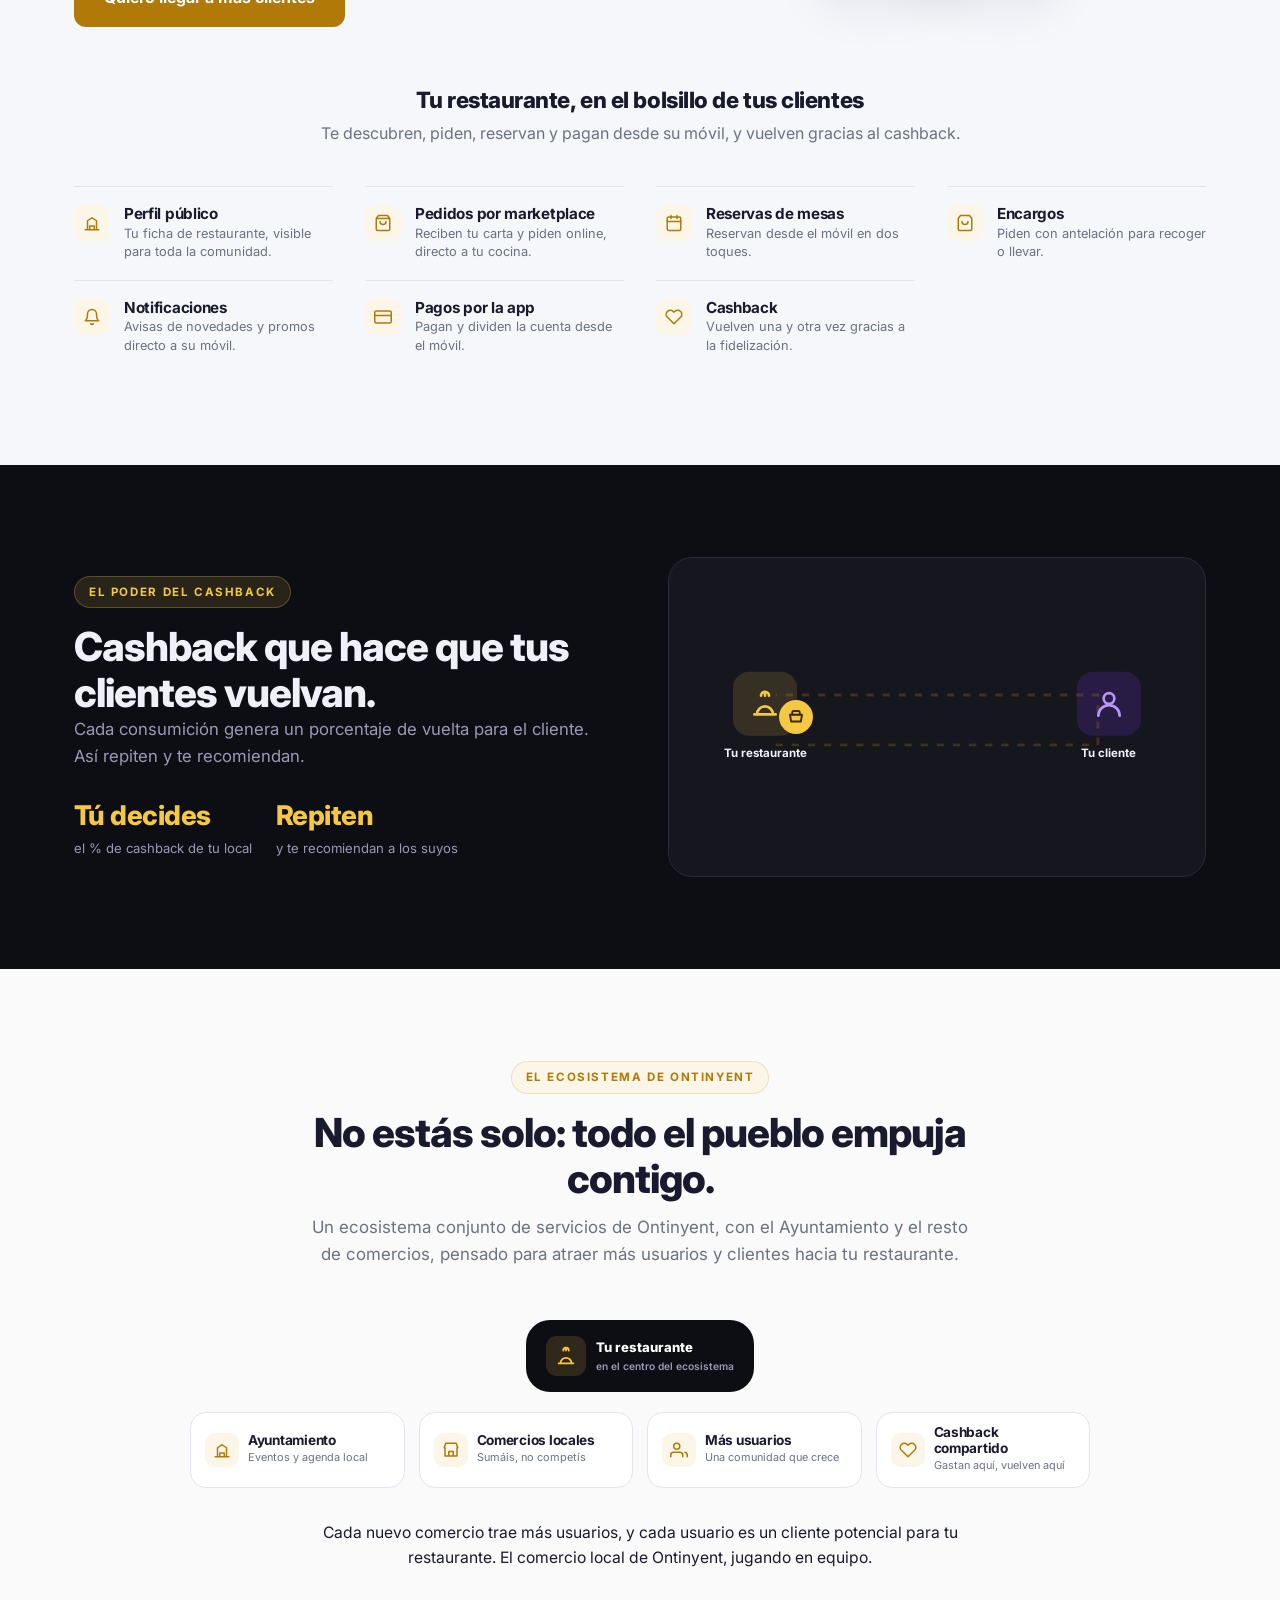
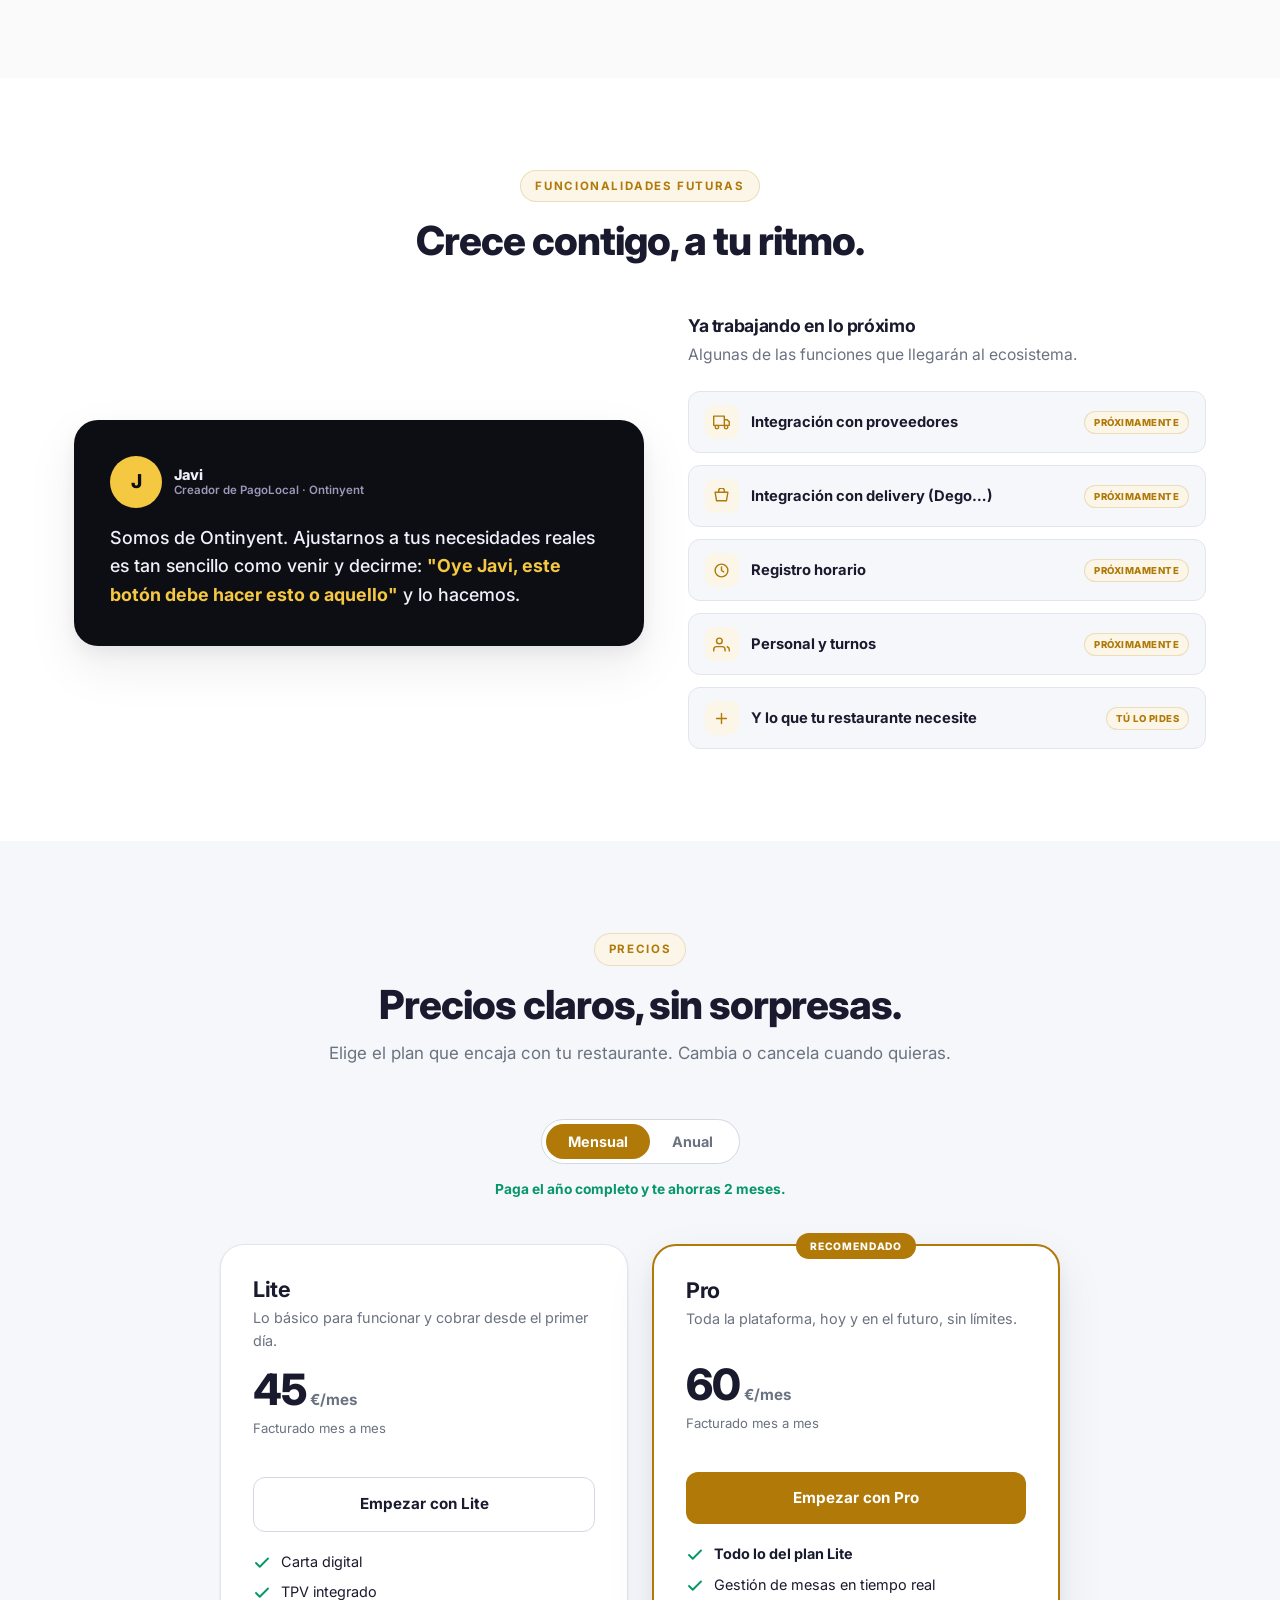
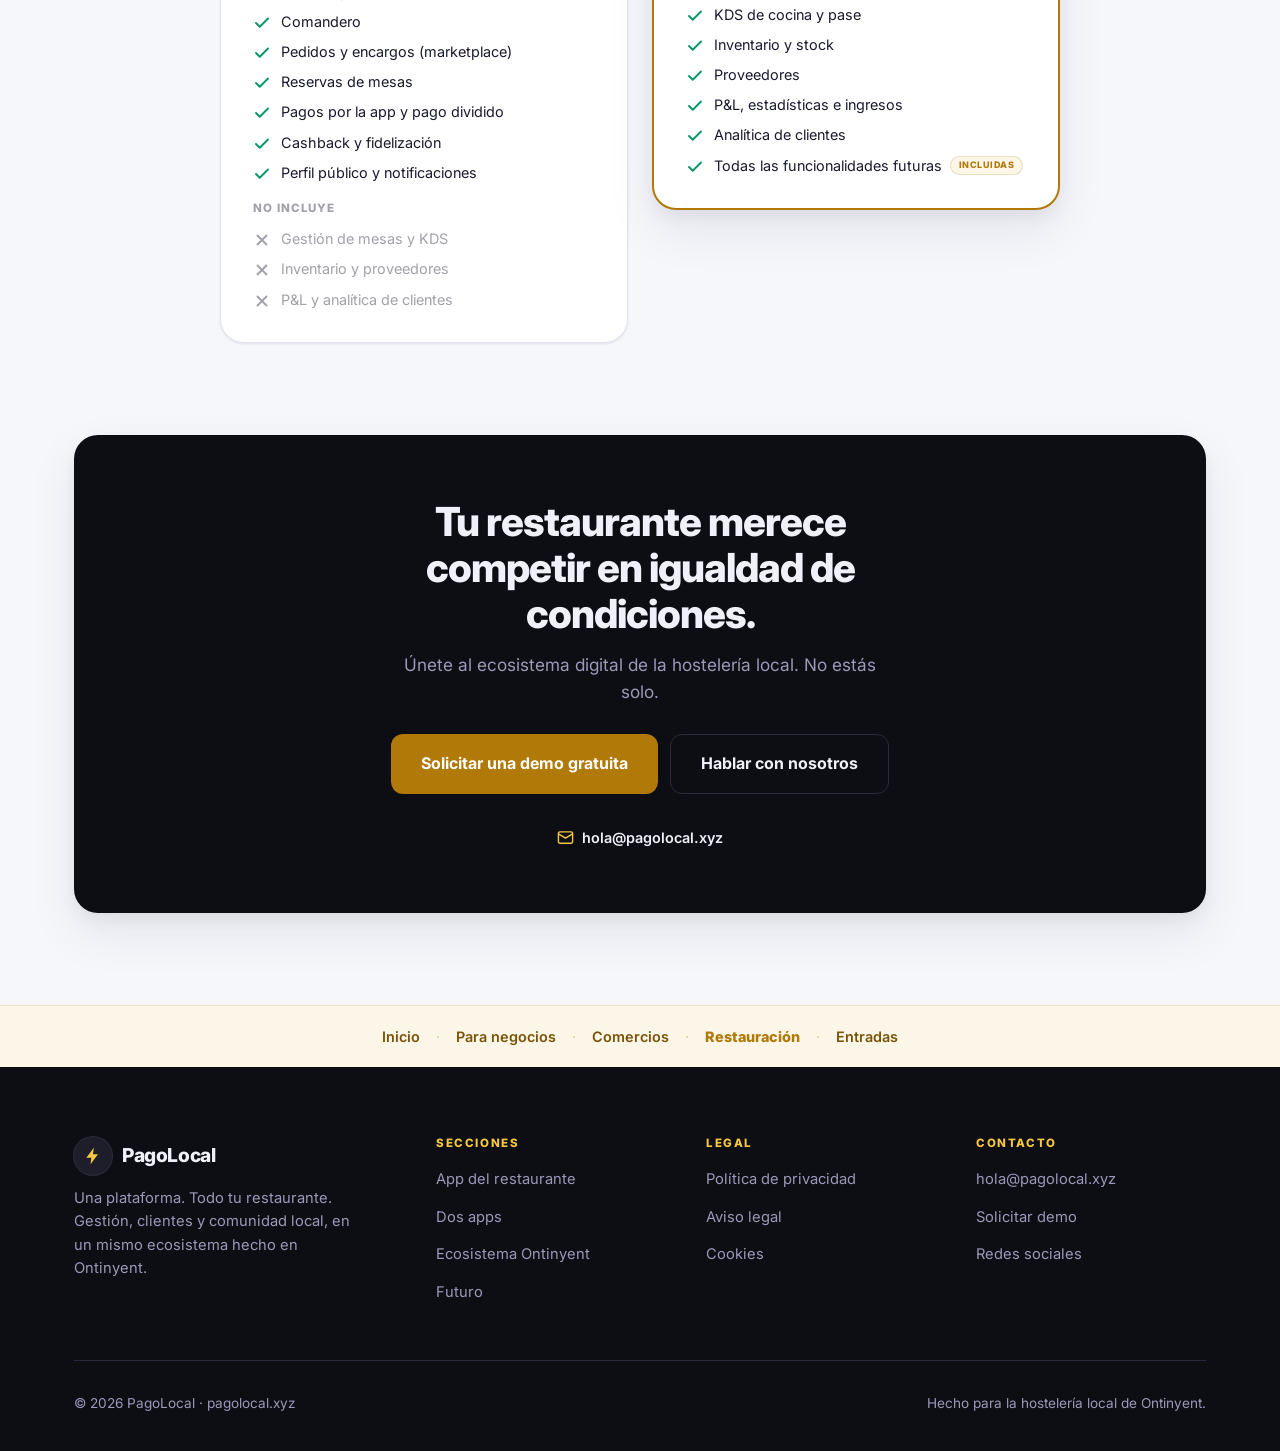
<file: restauracion.html>
<!DOCTYPE html>
<html lang="es">
<head>
<meta charset="UTF-8">
<meta name="viewport" content="width=device-width, initial-scale=1.0">
<title>PagoLocal Restauración · Una app para todo tu restaurante</title>
<meta name="description" content="Toda la gestión de tu restaurante en una app, conectada directamente con tus clientes y con el ecosistema local de Ontinyent. La tecnología de las grandes cadenas, ahora para tu local.">
<link rel="preconnect" href="https://fonts.googleapis.com">
<link rel="preconnect" href="https://fonts.gstatic.com" crossorigin>
<link href="https://fonts.googleapis.com/css2?family=Inter:wght@400;500;600;700;800&display=swap" rel="stylesheet">
<link rel="icon" href="data:image/svg+xml,%3Csvg xmlns='http://www.w3.org/2000/svg' viewBox='0 0 32 32'%3E%3Ccircle cx='16' cy='16' r='16' fill='%230D0D14'/%3E%3Cpath d='M17.5 6 9 18h5l-1.5 8 8.5-12h-5z' fill='%23F5C842'/%3E%3C/svg%3E">
<style>
/* TOKENS: replican styles.css de pagolocal.xyz */
:root{
  --bg:#F5F7FB;--surface:#FFFFFF;--surface-2:#FAFAFA;--surface-3:#F0F0F5;
  --border:#D4D8E2;--border-soft:#E2E5EE;
  --accent:#B07908;--accent-hover:#C8870A;--accent-soft:#8A5E06;
  --accent-bright:#F5C842;--accent-dim:rgba(176,121,8,0.10);--accent-tint:#FBF6E8;
  --dark-bg:#0D0D14;--dark-surface:#16161F;--dark-card:#1E1E2A;--dark-border:#2A2A3C;
  --dark-text:#F0F0FA;--dark-muted:#9A9AB8;
  --purple:#7C3AED;--red:#DC2626;--blue:#2563EB;--green:#059669;
  --text:#1A1A2E;--muted:#6B7280;--text-dim:#A1A1AA;--white:#FFFFFF;
  --s-xs:4px;--s-sm:8px;--s-md:12px;--s-lg:16px;--s-xl:24px;--s-xxl:32px;--s-huge:48px;
  --r-xs:6px;--r-sm:8px;--r-md:12px;--r-lg:16px;--r-xl:24px;--r-full:9999px;
  --font-body:'Inter',system-ui,-apple-system,sans-serif;
  --container:1180px;
  --shadow-sm:0 1px 3px rgba(26,26,46,0.06),0 1px 2px rgba(26,26,46,0.04);
  --shadow:0 8px 24px rgba(26,26,46,0.06),0 2px 6px rgba(26,26,46,0.04);
  --shadow-lg:0 20px 50px rgba(26,26,46,0.08),0 8px 16px rgba(26,26,46,0.05);
}
*,*::before,*::after{box-sizing:border-box;}
html{scroll-behavior:smooth;background:var(--bg);}
body{margin:0;font-family:var(--font-body);font-size:16px;line-height:1.6;color:var(--text);background:var(--bg);-webkit-font-smoothing:antialiased;-moz-osx-font-smoothing:grayscale;overflow-x:hidden;}
h1,h2,h3,h4{font-family:var(--font-body);font-weight:700;line-height:1.15;letter-spacing:-0.02em;margin:0;color:var(--text);}
h1{font-size:clamp(2rem,5vw,3.4rem);font-weight:800;letter-spacing:-0.03em;}
h2{font-size:clamp(1.7rem,3.4vw,2.5rem);font-weight:800;letter-spacing:-0.025em;}
h3{font-size:1.1rem;font-weight:700;}
p{margin:0 0 var(--s-lg);color:var(--muted);}
a{color:inherit;text-decoration:none;}
img,svg{max-width:100%;display:block;}
button{font-family:inherit;cursor:pointer;border:0;background:none;}
.container{max-width:var(--container);margin:0 auto;padding:0 var(--s-xl);}
section[id],div[id="top"]{scroll-margin-top:84px;}
.section{padding:92px 0;}
.section-head{max-width:680px;margin:0 auto 52px;text-align:center;}
.section-head p{font-size:1.06rem;margin-top:var(--s-md);}
.eyebrow{display:inline-block;font-size:0.72rem;font-weight:700;letter-spacing:0.14em;text-transform:uppercase;color:var(--accent);padding:6px 14px;background:var(--accent-tint);border:1px solid rgba(176,121,8,0.20);border-radius:var(--r-full);margin-bottom:var(--s-lg);}
.eyebrow .num{color:var(--accent-soft);opacity:.75;margin-right:6px;}
.btn{display:inline-flex;align-items:center;gap:var(--s-sm);padding:14px 24px;border-radius:var(--r-md);font-weight:700;font-size:0.95rem;transition:transform .15s ease,box-shadow .15s ease,background .15s ease;white-space:nowrap;}
.btn:active{transform:translateY(1px) scale(0.99);}
.btn-primary{background:var(--accent);color:var(--white);}
.btn-primary:hover{background:var(--accent-hover);transform:translateY(-1px);box-shadow:0 8px 20px rgba(176,121,8,0.25);}
.btn-secondary{color:var(--text);border:1px solid var(--border);background:var(--surface);}
.btn-secondary:hover{border-color:var(--accent);color:var(--accent);}
.btn-lg{padding:16px 30px;font-size:1rem;}
.btn svg{width:18px;height:18px;}
/* HEADER */
.site-header{position:sticky;top:0;z-index:50;background:rgba(245,247,251,0.85);backdrop-filter:saturate(180%) blur(14px);-webkit-backdrop-filter:saturate(180%) blur(14px);border-bottom:1px solid var(--border);}
.nav{display:flex;align-items:center;justify-content:space-between;padding:14px 0;gap:var(--s-xl);}
.logo{display:flex;align-items:center;gap:10px;font-size:1.2rem;font-weight:800;letter-spacing:-0.02em;color:var(--text);}
.logo-mark{width:38px;height:38px;background:var(--dark-bg);border-radius:var(--r-full);display:grid;place-items:center;color:var(--accent-bright);position:relative;box-shadow:0 0 0 1px rgba(0,0,0,0.04);flex:none;}
.logo-mark svg{width:20px;height:20px;}
.logo .tag{font-size:0.6rem;font-weight:800;letter-spacing:0.1em;text-transform:uppercase;color:var(--accent);background:var(--accent-tint);padding:2px 7px;border-radius:var(--r-full);border:1px solid rgba(176,121,8,0.2);}
.nav-links{display:flex;align-items:center;gap:22px;list-style:none;margin:0;padding:0;}
.nav-links a{font-size:0.9rem;font-weight:600;color:var(--muted);transition:color .15s ease;white-space:nowrap;}
.nav-links a:hover{color:var(--text);}
.nav-right{display:flex;align-items:center;gap:var(--s-lg);}
.nav-cta{display:inline-flex;}
.lang-switch{display:flex;gap:2px;background:var(--surface);padding:3px;border-radius:var(--r-full);border:1px solid var(--border);}
.lang-switch button{padding:5px 11px;border-radius:var(--r-full);font-size:0.72rem;font-weight:700;letter-spacing:0.06em;color:var(--muted);transition:all .15s ease;}
.lang-switch button.active{background:var(--accent);color:var(--white);}
.lang-switch button:not(.active):hover{color:var(--text);}
.menu-toggle{display:none;padding:8px;color:var(--text);}
.menu-toggle svg{width:26px;height:26px;}
@media (max-width:1080px){
  .nav-links,.nav-cta{display:none;}
  .menu-toggle{display:block;}
  .nav-links.open{display:flex;position:absolute;top:100%;left:0;right:0;flex-direction:column;align-items:flex-start;background:var(--bg);padding:var(--s-xl);gap:18px;border-bottom:1px solid var(--border);box-shadow:var(--shadow);}
}
/* SHOWCASE = BLOQUE 1 (hero oscuro) */
.showcase{background:var(--dark-bg);color:var(--dark-text);position:relative;overflow:hidden;padding:70px 0 92px;}

.showcase .inner{position:relative;z-index:1;}
.showcase .eyebrow{background:rgba(245,200,66,0.12);border-color:rgba(245,200,66,0.25);color:var(--accent-bright);}
.showcase h1,.showcase h2{color:var(--dark-text);}
.sc-top{display:grid;grid-template-columns:1.02fr 1fr;gap:48px;align-items:center;margin-bottom:60px;}
.sc-copy .lead{color:var(--dark-muted);font-size:1.12rem;max-width:44ch;margin-bottom:var(--s-xl);}
.sc-copy h1{margin-bottom:var(--s-lg);}
.sc-copy h1 .hl{color:var(--accent-bright);}
.sc-actions{display:flex;gap:var(--s-md);flex-wrap:wrap;}
.showcase .btn-secondary{background:transparent;color:var(--dark-text);border-color:var(--dark-border);}
.showcase .btn-secondary:hover{border-color:var(--accent-bright);color:var(--accent-bright);}
.sc-trust{display:flex;align-items:center;gap:10px;margin-top:var(--s-xl);font-size:0.9rem;color:var(--dark-muted);}
.sc-trust .dot{width:7px;height:7px;border-radius:var(--r-full);background:var(--green);box-shadow:0 0 0 4px rgba(5,150,105,0.16);}
/* laptop + dashboard */
.rig{position:relative;}
.laptop{width:100%;max-width:540px;margin:0 auto;}
.laptop .lid{background:#05050a;border-radius:16px;padding:10px;box-shadow:var(--shadow-lg);}
.laptop .lscreen{background:var(--dark-card);border-radius:9px;display:flex;height:300px;overflow:hidden;border:1px solid var(--dark-border);}
.lside{width:116px;background:#101019;border-right:1px solid var(--dark-border);padding:12px 10px;display:flex;flex-direction:column;gap:4px;}
.lside .brand{display:flex;align-items:center;gap:6px;font-size:0.64rem;font-weight:800;color:var(--dark-text);margin-bottom:8px;}
.lside .brand .lm{width:16px;height:16px;border-radius:5px;background:var(--dark-bg);display:grid;place-items:center;color:var(--accent-bright);}
.lside .brand .lm svg{width:10px;height:10px;}
.lside .lb{display:flex;align-items:center;gap:6px;font-size:0.6rem;font-weight:600;color:var(--dark-muted);padding:5px 6px;border-radius:6px;}
.lside .lb svg{width:12px;height:12px;}
.lside .lb.act{background:rgba(245,200,66,0.14);color:var(--accent-bright);}
.lmain{flex:1;padding:12px 13px;display:flex;flex-direction:column;min-width:0;}
.lmain .lh{display:flex;align-items:center;justify-content:space-between;margin-bottom:9px;}
.lmain .lh .lt{font-size:0.72rem;font-weight:800;color:var(--dark-text);}
.lmain .lh .lp{font-size:0.55rem;font-weight:700;color:#0D0D14;background:var(--accent-bright);padding:3px 8px;border-radius:var(--r-full);}
.dash-kpis{display:grid;grid-template-columns:repeat(3,1fr);gap:6px;margin-bottom:8px;}
.dkpi{background:rgba(255,255,255,0.04);border:1px solid var(--dark-border);border-radius:7px;padding:7px 8px;}
.dkpi .k{font-size:0.5rem;color:var(--dark-muted);margin-bottom:2px;}
.dkpi .v{font-size:0.8rem;font-weight:800;color:var(--dark-text);line-height:1;}
.dkpi .v.gold{color:var(--accent-bright);}
.dkpi .t{font-size:0.46rem;color:var(--green);margin-top:2px;}
.dash-charts{display:grid;grid-template-columns:1.6fr 1fr;gap:8px;flex:1;min-height:0;}
.chart-card{background:rgba(255,255,255,0.03);border:1px solid var(--dark-border);border-radius:8px;padding:9px;display:flex;flex-direction:column;}
.chart-card .ct{font-size:0.5rem;color:var(--dark-muted);margin-bottom:7px;}
.bars{display:flex;align-items:flex-end;gap:5px;flex:1;min-height:64px;}
.bars .bar{flex:1;background:rgba(245,200,66,0.35);border-radius:3px 3px 0 0;}
.bars .bar.hot{background:var(--accent-bright);}
.donut{width:62px;height:62px;border-radius:50%;margin:0 auto;background:conic-gradient(var(--accent-bright) 0 55%,var(--purple) 55% 78%,#3a3a52 78% 100%);position:relative;}
.donut::after{content:"";position:absolute;inset:11px;border-radius:50%;background:var(--dark-card);}
.legend{display:flex;flex-direction:column;gap:3px;margin-top:8px;}
.legend .lg{display:flex;align-items:center;gap:5px;font-size:0.5rem;color:var(--dark-muted);}
.legend .lg .d{width:6px;height:6px;border-radius:2px;flex:none;}
.laptop .lbase{height:11px;background:#14141c;border-radius:0 0 12px 12px;margin:0 auto;width:76%;box-shadow:var(--shadow);}
/* feature tiles */
.feat-grid{display:grid;grid-template-columns:repeat(4,1fr);gap:14px;}
.feat{border-radius:var(--r-lg);padding:18px;transition:transform .18s cubic-bezier(0.16,1,0.3,1),box-shadow .18s ease,border-color .18s ease;}
.feat .fi{width:42px;height:42px;border-radius:11px;display:grid;place-items:center;margin-bottom:12px;}
.feat .fi svg{width:22px;height:22px;}
.feat h3{font-size:0.95rem;margin-bottom:4px;}
.feat p{font-size:0.8rem;margin:0;line-height:1.45;}
.feat.dark{background:var(--dark-card);border:1px solid var(--dark-border);}
.feat.dark:hover{transform:translateY(-4px);border-color:rgba(245,200,66,0.4);box-shadow:0 16px 30px rgba(0,0,0,0.3);}
.feat.dark .fi{background:rgba(245,200,66,0.12);color:var(--accent-bright);}
.feat.dark h3{color:var(--dark-text);}
.feat.dark p{color:var(--dark-muted);}
.feat.light{background:var(--surface);border:1px solid var(--border-soft);box-shadow:var(--shadow-sm);}
.feat.light:hover{transform:translateY(-4px);border-color:var(--accent);box-shadow:var(--shadow-lg);}
.feat.light .fi{background:var(--accent-tint);color:var(--accent);}
.feat.light h3{color:var(--text);}
.feat.light p{color:var(--muted);}
/* APP STRIP */
.applink{border-bottom:1px solid var(--border-soft);background:var(--surface);}
.applink .container{display:flex;align-items:center;justify-content:center;gap:var(--s-xl);flex-wrap:wrap;padding-top:22px;padding-bottom:22px;}
.applink span{font-size:0.9rem;font-weight:600;color:var(--muted);}
.applink .badges{display:flex;gap:12px;flex-wrap:wrap;}
.pill-app{display:inline-flex;align-items:center;gap:9px;background:var(--dark-bg);color:var(--white);padding:9px 16px;border-radius:var(--r-md);font-size:0.82rem;font-weight:700;position:relative;transition:transform .15s ease;}
.pill-app:hover{transform:translateY(-2px);}
.pill-app svg{width:20px;height:20px;color:var(--accent-bright);}
.pill-app small{display:block;font-size:0.6rem;font-weight:600;opacity:0.7;}
/* BLOQUE 2: DOS APPS */
.apps-top{display:grid;grid-template-columns:1.02fr 1fr;gap:48px;align-items:center;}
.apps-copy h2 .hl{color:var(--accent);}
.apps-copy .lead{font-size:1.1rem;color:var(--muted);max-width:42ch;margin-bottom:var(--s-xl);}
.scene{position:relative;height:470px;width:100%;display:grid;place-items:center;}
.scene-core{position:relative;display:flex;align-items:center;justify-content:center;z-index:3;}
.phone{width:146px;height:300px;border-radius:30px;background:var(--dark-surface);border:6px solid #05050a;box-shadow:var(--shadow-lg);position:relative;overflow:hidden;flex:none;}
.phone::before{content:"";position:absolute;top:9px;left:50%;transform:translateX(-50%);width:44px;height:6px;border-radius:var(--r-full);background:#05050a;z-index:2;}
.phone .screen{position:absolute;inset:6px;border-radius:22px;padding:26px 12px 12px;display:flex;flex-direction:column;gap:8px;}
.phone.user .screen{background:#16161F;}
.phone.shop .screen{background:#16161F;}
.p-top{display:flex;align-items:center;gap:6px;}
.p-top .pi{width:19px;height:19px;color:var(--accent-bright);}
.p-label{font-size:0.58rem;font-weight:800;letter-spacing:0.08em;text-transform:uppercase;color:var(--dark-muted);}
.p-card{background:rgba(255,255,255,0.05);border:1px solid var(--dark-border);border-radius:10px;padding:9px 10px;}
.p-card .k{font-size:0.54rem;color:var(--dark-muted);margin-bottom:3px;}
.p-card .v{font-size:0.9rem;font-weight:800;color:var(--dark-text);}
.p-card.gold{background:rgba(245,200,66,0.12);border-color:rgba(245,200,66,0.3);}
.p-card.gold .v{color:var(--accent-bright);}
.p-row{display:flex;align-items:center;gap:6px;font-size:0.58rem;color:var(--dark-text);}
.p-chip{margin-top:auto;background:var(--accent);color:#0D0D14;font-size:0.58rem;font-weight:800;text-align:center;padding:7px;border-radius:8px;}
.phone.user{transform:rotate(-5deg) translateX(14px);z-index:2;}
.phone.shop{transform:rotate(5deg) translateX(-14px);z-index:2;}
.beam{position:absolute;top:50%;left:50%;transform:translate(-50%,-50%);width:120px;height:3px;z-index:4;background:linear-gradient(90deg,transparent,var(--accent-bright),transparent);border-radius:var(--r-full);box-shadow:0 0 14px 2px rgba(245,200,66,0.6);opacity:0;}
.beam.on{animation:beamIn .8s ease .3s forwards;}
@keyframes beamIn{from{opacity:0;transform:translate(-50%,-50%) scaleX(0.2);}to{opacity:1;transform:translate(-50%,-50%) scaleX(1);}}
.spark{position:absolute;top:50%;left:50%;width:8px;height:8px;border-radius:var(--r-full);background:var(--accent-bright);box-shadow:0 0 10px 3px rgba(245,200,66,0.7);z-index:5;opacity:0;}
.scene.live .spark{animation:spark 2.4s linear .9s infinite;}
@keyframes spark{0%{opacity:0;transform:translate(-58px,-50%);}10%{opacity:1;}90%{opacity:1;}100%{opacity:0;transform:translate(50px,-50%);}}
.node{position:absolute;display:flex;align-items:center;gap:7px;background:var(--surface);border:1px solid var(--border-soft);border-radius:var(--r-full);padding:7px 13px 7px 7px;box-shadow:var(--shadow);font-size:0.73rem;font-weight:700;color:var(--text);opacity:0;transform:scale(0.6) translateY(8px);transition:opacity .5s ease,transform .5s cubic-bezier(0.16,1,0.3,1);z-index:6;white-space:nowrap;}
.node .ni{width:26px;height:26px;border-radius:var(--r-full);background:var(--accent-tint);color:var(--accent);display:grid;place-items:center;flex:none;}
.node .ni svg{width:15px;height:15px;}
.node.show{opacity:1;transform:scale(1) translateY(0);}
.scene.live .node.show{animation:floaty 5s ease-in-out infinite;}
@keyframes floaty{0%,100%{translate:0 0;}50%{translate:0 -7px;}}
.n1{top:5%;left:0;} .n2{top:-1%;right:4%;} .n3{top:34%;right:-6%;} .n4{bottom:14%;right:-2%;}
.n5{bottom:0;left:52%;transform:translateX(-50%) scale(0.6);} .n5.show{transform:translateX(-50%) scale(1);}
.n6{bottom:14%;left:-4%;} .n7{top:30%;left:-8%;} .n8{top:56%;left:-4%;}
.scene-orbit{position:absolute;inset:0;z-index:1;pointer-events:none;}
.scene-orbit circle{fill:none;stroke:var(--accent);stroke-opacity:0.14;stroke-dasharray:4 7;}
.client-sub{max-width:640px;margin:60px auto 40px;text-align:center;}
.client-sub h3{font-size:1.4rem;font-weight:800;letter-spacing:-0.02em;margin-bottom:8px;}
.client-sub p{font-size:1rem;margin:0;}
/* CASHBACK */
.cashback{background:var(--dark-bg);color:var(--dark-text);}
.cashback .eyebrow{background:rgba(245,200,66,0.12);border-color:rgba(245,200,66,0.25);color:var(--accent-bright);}
.cb-grid{display:grid;grid-template-columns:1fr 1fr;gap:56px;align-items:center;}
.cashback h2{color:var(--dark-text);}
.cashback .cb-copy p{color:var(--dark-muted);font-size:1.05rem;}
.cb-stats{display:flex;gap:var(--s-xl);margin-top:var(--s-xl);}
.cb-stat .n{font-size:1.7rem;font-weight:800;color:var(--accent-bright);letter-spacing:-0.02em;}
.cb-stat .l{font-size:0.82rem;color:var(--dark-muted);}
.cb-anim{position:relative;height:320px;border-radius:var(--r-xl);background:var(--dark-surface);border:1px solid var(--dark-border);overflow:hidden;display:grid;place-items:center;}
.cb-track{position:relative;width:82%;height:120px;}
.cb-end{position:absolute;top:50%;transform:translateY(-50%);width:96px;text-align:center;}
.cb-end .ic{width:64px;height:64px;margin:0 auto 8px;border-radius:var(--r-lg);display:grid;place-items:center;}
.cb-end.shop .ic{background:rgba(245,200,66,0.14);color:var(--accent-bright);}
.cb-end.user .ic{background:rgba(124,58,237,0.18);color:#b794f6;}
.cb-end .ic svg{width:32px;height:32px;}
.cb-end .t{font-size:0.72rem;font-weight:700;color:var(--dark-text);}
.cb-end.shop{left:0;} .cb-end.user{right:0;}
.cb-coin{position:absolute;top:50%;left:14%;width:34px;height:34px;border-radius:var(--r-full);background:var(--accent-bright);color:#3a2600;display:grid;place-items:center;transform:translateY(-50%);}
.cb-coin svg{width:18px;height:18px;}
.cb-anim.live .cb-coin{animation:coinCycle 4s ease-in-out infinite;}
@keyframes coinCycle{0%{left:16%;top:50%;opacity:0;transform:translateY(-50%) scale(0.6);}10%{opacity:1;transform:translateY(-50%) scale(1);}45%{left:74%;top:50%;transform:translateY(-50%) scale(1);}55%{left:74%;top:22%;}90%{left:16%;top:22%;opacity:1;}100%{left:16%;top:50%;opacity:0;transform:translateY(-50%) scale(0.6);}}
.cb-path{position:absolute;inset:0;z-index:0;pointer-events:none;}
.cb-path path{fill:none;stroke:var(--accent);stroke-opacity:0.28;stroke-width:2;stroke-dasharray:5 6;}
/* ECOSISTEMA ONTINYENT (bloque 3) */
.onti{background:var(--surface-2);}
.onet{position:relative;max-width:760px;margin:0 auto;height:420px;}
.onet-center{position:absolute;top:50%;left:50%;transform:translate(-50%,-50%);z-index:3;background:var(--dark-bg);color:#fff;padding:16px 20px;border-radius:var(--r-xl);box-shadow:var(--shadow-lg);display:flex;align-items:center;gap:10px;text-align:left;}
.onet-center .oi{width:40px;height:40px;border-radius:11px;background:rgba(245,200,66,0.15);color:var(--accent-bright);display:grid;place-items:center;}
.onet-center .oi svg{width:22px;height:22px;}
.onet-center .txt{font-size:0.82rem;font-weight:800;}
.onet-center .txt small{display:block;font-size:0.64rem;color:var(--dark-muted);font-weight:600;}
.onet-lines{position:absolute;inset:0;z-index:1;}
.onet-lines line{stroke:var(--accent);stroke-width:1.5;stroke-opacity:0.22;stroke-dasharray:6;stroke-dashoffset:200;transition:stroke-dashoffset 1s ease;}
.onet.reveal .onet-lines line{stroke-dashoffset:0;}
.onode{position:absolute;transform:translate(-50%,-50%);z-index:2;background:var(--surface);border:1px solid var(--border-soft);border-radius:var(--r-lg);padding:12px 14px;box-shadow:var(--shadow);display:flex;align-items:center;gap:9px;opacity:0;transition:opacity .5s ease,transform .3s ease;min-width:150px;}
.onet.reveal .onode{opacity:1;}
.onode .oi{width:34px;height:34px;border-radius:10px;background:var(--accent-tint);color:var(--accent);display:grid;place-items:center;flex:none;}
.onode .oi svg{width:18px;height:18px;}
.onode h4{font-size:0.85rem;margin:0 0 1px;}
.onode p{font-size:0.68rem;margin:0;color:var(--muted);}
.onet.reveal .onode:hover{transform:translate(-50%,-50%) scale(1.05);border-color:var(--accent);}
.onti-note{text-align:center;margin-top:32px;font-size:0.98rem;color:var(--text);max-width:640px;margin-left:auto;margin-right:auto;}
/* FUTURO */
.future{background:var(--surface);}
.future-grid{display:grid;grid-template-columns:1.1fr 1fr;gap:44px;align-items:center;}
.javi-card{background:var(--dark-bg);color:var(--dark-text);border-radius:var(--r-xl);padding:36px;position:relative;overflow:hidden;box-shadow:var(--shadow-lg);}

.javi-card .jc{position:relative;z-index:1;}
.javi-avatar{display:flex;align-items:center;gap:12px;margin-bottom:var(--s-lg);}
.javi-avatar .ava{width:52px;height:52px;border-radius:var(--r-full);background:var(--accent-bright);color:#0D0D14;display:grid;place-items:center;font-weight:800;font-size:1.2rem;flex:none;}
.javi-avatar .who{font-size:0.9rem;font-weight:800;color:var(--dark-text);line-height:1.2;}
.javi-avatar .who small{display:block;font-size:0.72rem;color:var(--dark-muted);font-weight:600;}
.javi-card .quote{font-size:1.12rem;line-height:1.6;color:var(--dark-text);font-weight:500;margin:0;}
.javi-card .quote .hl{color:var(--accent-bright);font-weight:700;}
.future-list h3{margin-bottom:6px;}
.future-list .sub{color:var(--muted);margin-bottom:var(--s-xl);font-size:0.98rem;}
.flist{display:flex;flex-direction:column;gap:12px;}
.fitem{display:flex;align-items:center;gap:12px;background:var(--bg);border:1px solid var(--border-soft);border-radius:var(--r-md);padding:13px 16px;}
.fitem .fic{width:34px;height:34px;border-radius:9px;background:var(--accent-tint);color:var(--accent);display:grid;place-items:center;flex:none;}
.fitem .fic svg{width:17px;height:17px;}
.fitem .ft{font-size:0.92rem;font-weight:700;color:var(--text);}
.fitem .badge{margin-left:auto;font-size:0.6rem;font-weight:800;letter-spacing:0.05em;text-transform:uppercase;color:var(--accent);background:var(--accent-tint);border:1px solid rgba(176,121,8,0.2);padding:3px 9px;border-radius:var(--r-full);}
/* PRECIOS */
.pricing{background:var(--bg);}
.pt-wrap{display:inline-flex;background:var(--surface);border:1px solid var(--border);border-radius:var(--r-full);padding:4px;margin:0 auto 14px;}
.pt-center{text-align:center;}
.pt-wrap button{padding:9px 22px;border-radius:var(--r-full);font-weight:700;font-size:0.9rem;color:var(--muted);transition:all .15s ease;white-space:nowrap;}
.pt-wrap button.active{background:var(--accent);color:#fff;}
.save-hint{text-align:center;font-size:0.86rem;color:var(--green);font-weight:700;margin:0 auto 44px;}
.plans{display:grid;grid-template-columns:1fr 1fr;gap:24px;max-width:840px;margin:0 auto;align-items:start;}
.plan{background:var(--surface);border:1px solid var(--border-soft);border-radius:var(--r-xl);padding:32px;box-shadow:var(--shadow-sm);position:relative;}
.plan.pro{border:2px solid var(--accent);box-shadow:var(--shadow-lg);}
.plan-badge{position:absolute;top:-13px;left:50%;transform:translateX(-50%);background:var(--accent);color:#fff;font-size:0.64rem;font-weight:800;letter-spacing:0.08em;text-transform:uppercase;padding:5px 14px;border-radius:var(--r-full);white-space:nowrap;}
.plan h3{font-size:1.35rem;margin-bottom:4px;}
.plan .tagline{font-size:0.9rem;color:var(--muted);margin-bottom:var(--s-lg);min-height:40px;}
.price{display:flex;align-items:baseline;gap:5px;}
.price .amt{font-size:2.7rem;font-weight:800;letter-spacing:-0.03em;color:var(--text);line-height:1;}
.price .per{font-size:0.95rem;color:var(--muted);font-weight:700;}
.price-sub{font-size:0.82rem;color:var(--muted);margin-top:6px;min-height:18px;}
.price-old{font-size:0.8rem;color:var(--text-dim);text-decoration:line-through;min-height:16px;margin-top:2px;}
.plan .btn{width:100%;justify-content:center;margin:20px 0;}
.plan-feats{list-style:none;padding:0;margin:0;display:flex;flex-direction:column;gap:10px;}
.plan-feats li{display:flex;gap:10px;align-items:flex-start;font-size:0.9rem;color:var(--text);line-height:1.4;}
.plan-feats li svg{width:18px;height:18px;flex:none;margin-top:2px;}
.plan-feats li.yes svg{color:var(--green);}
.plan-feats li.no{color:var(--text-dim);}
.plan-feats li.no svg{color:var(--text-dim);}
.plan-feats li.strong{font-weight:700;}
.feat-div{margin:16px 0 12px;font-size:0.72rem;font-weight:800;letter-spacing:0.08em;text-transform:uppercase;color:var(--text-dim);}
.plan-fut{display:inline-flex;align-items:center;gap:8px;flex-wrap:wrap;}
.plan-fut .b{font-size:0.56rem;font-weight:800;text-transform:uppercase;letter-spacing:.05em;color:var(--accent);background:var(--accent-tint);border:1px solid rgba(176,121,8,.2);padding:2px 8px;border-radius:var(--r-full);}
@media (max-width:720px){ .plans{grid-template-columns:1fr;max-width:420px;} .plan.pro{order:-1;} }
/* CTA */
.cta-final{padding:0 0 92px;}
.cta-box{background:var(--dark-bg);border-radius:var(--r-xl);padding:64px 40px;text-align:center;position:relative;overflow:hidden;box-shadow:var(--shadow-lg);}

.cta-box .inner{position:relative;z-index:1;}
.cta-box h2{color:var(--dark-text);max-width:20ch;margin:0 auto 14px;}
.cta-box p{color:var(--dark-muted);max-width:46ch;margin:0 auto 28px;font-size:1.08rem;}
.cta-actions{display:flex;gap:var(--s-md);justify-content:center;flex-wrap:wrap;}
.cta-box .btn-secondary{background:transparent;color:var(--dark-text);border-color:var(--dark-border);}
.cta-box .btn-secondary:hover{border-color:var(--accent-bright);color:var(--accent-bright);}
.cta-contact{display:flex;gap:var(--s-xl);justify-content:center;flex-wrap:wrap;margin-top:32px;font-size:0.9rem;color:var(--dark-muted);}
.cta-contact a{display:inline-flex;align-items:center;gap:8px;color:var(--dark-text);font-weight:600;}
.cta-contact a:hover{color:var(--accent-bright);}
.cta-contact svg{width:17px;height:17px;color:var(--accent-bright);}
/* FOOTER */
footer.site-footer{background:var(--dark-bg);color:var(--dark-muted);padding:70px 0 36px;}
footer.site-footer .logo{color:var(--dark-text);}
footer.site-footer .logo-mark{background:var(--dark-card);box-shadow:0 0 0 1px var(--dark-border);}
.footer-grid{display:grid;grid-template-columns:1.4fr 1fr 1fr 1fr;gap:40px;margin-bottom:56px;}
.footer-brand .logo{margin-bottom:var(--s-md);}
.footer-brand p{color:var(--dark-muted);font-size:0.92rem;max-width:280px;}
.footer-col h4{font-size:0.72rem;font-weight:800;letter-spacing:0.14em;text-transform:uppercase;color:var(--accent-bright);margin-bottom:var(--s-lg);}
.footer-col ul{list-style:none;padding:0;margin:0;display:flex;flex-direction:column;gap:12px;}
.footer-col a{color:var(--dark-muted);font-size:0.92rem;transition:color .15s ease;}
.footer-col a:hover{color:var(--dark-text);}
.footer-bottom{padding-top:var(--s-xxl);border-top:1px solid var(--dark-border);display:flex;justify-content:space-between;align-items:center;gap:var(--s-lg);flex-wrap:wrap;font-size:0.85rem;color:var(--dark-muted);}
.footer-bottom a{color:var(--dark-muted);}.footer-bottom a:hover{color:var(--accent-bright);}
/* reveal */
.reveal-up{opacity:0;transform:translateY(28px);transition:opacity .7s cubic-bezier(0.16,1,0.3,1),transform .7s cubic-bezier(0.16,1,0.3,1);}
.reveal-up.in{opacity:1;transform:translateY(0);}
.reveal-up.d1{transition-delay:.06s;}.reveal-up.d2{transition-delay:.12s;}.reveal-up.d3{transition-delay:.18s;}.reveal-up.d4{transition-delay:.24s;}
/* RESPONSIVE */
@media (max-width:940px){
  .sc-top,.apps-top,.cb-grid,.future-grid{grid-template-columns:1fr;gap:32px;}
  .scene{height:430px;transform:scale(0.9);}
  .feat-grid{grid-template-columns:repeat(3,1fr);}
  
  .rig{max-width:540px;margin:0 auto;}
  .footer-grid{grid-template-columns:1fr 1fr;gap:36px;}.footer-brand{grid-column:1/-1;}
}
@media (max-width:640px){
  .logo .tag{display:none;}
  .section{padding:60px 0;}
  .showcase{padding:56px 0 68px;}
  .feat-grid{grid-template-columns:1fr 1fr;}
  
  .cb-stats{flex-direction:column;gap:14px;}
  .cta-box{padding:48px 24px;}
  .javi-card{padding:26px;}
  .onode{min-width:0;padding:9px;}.onode p{display:none;}
  }
@media (max-width:420px){ .feat-grid{grid-template-columns:1fr;} }
@media (prefers-reduced-motion:reduce){
  *{animation:none!important;transition-duration:.01ms!important;}
  html{scroll-behavior:auto;}
  .reveal-up,.node,.onode,.bubble{opacity:1!important;transform:none!important;translate:0!important;}
  .onode{transform:translate(-50%,-50%)!important;}
  .node.n5{transform:translateX(-50%)!important;}
  .beam{opacity:1!important;}
}

/* ===== Ajustes de estilo F6 (web): menos adorno, más lectura ===== */
.reveal-up{transform:translateY(12px);transition:opacity .5s ease,transform .5s ease;}
/* Funcionalidades: lista con separadores en vez de muro de tarjetas */
.feat-grid{gap:0 32px;}
.feat.dark,.feat.light{background:none;border:0;border-top:1px solid var(--border-soft);border-radius:0;box-shadow:none;padding:18px 0;display:grid;grid-template-columns:36px 1fr;column-gap:14px;align-items:start;}
.feat .fi{grid-row:1/3;}
.feat h3,.feat p{grid-column:2;}
.feat.dark{border-top-color:var(--dark-border);}
.feat.dark:hover,.feat.light:hover{transform:none;box-shadow:none;border-color:var(--border-soft);}
.feat.dark:hover{border-color:var(--dark-border);}
.feat .fi{width:36px;height:36px;border-radius:10px;margin:0;flex:none;}
.feat .fi svg{width:18px;height:18px;}
.feat h3{margin-bottom:2px;}
.sector-grid{gap:0 32px;}
.sector{background:none;border:0;border-top:1px solid var(--border-soft);border-radius:0;box-shadow:none;padding:20px 0;}
.sector:hover{transform:none;box-shadow:none;border-color:var(--border-soft);}
.sector .si{width:38px;height:38px;border-radius:10px;}
.sector .si svg{width:20px;height:20px;}
.vcard:hover{transform:translateY(-2px);}
/* Dos apps: solo los dos móviles, sin burbujas flotando alrededor */
.scene{height:360px;}
.node,.spark,.beam,.scene-orbit{display:none!important;}
/* Ecosistema: fila simple en vez de diagrama de red */
.onet{height:auto;display:grid;grid-template-columns:repeat(4,1fr);gap:14px;max-width:900px;}
.onet-lines{display:none;}
.onet-center{position:static;transform:none;grid-column:1/-1;justify-self:center;box-shadow:none;margin-bottom:6px;}
.onode,.onet.reveal .onode,.onet.reveal .onode:hover{position:static!important;transform:none!important;opacity:1;box-shadow:none;min-width:0;}
@media (max-width:940px){ .onet{grid-template-columns:1fr 1fr;} .scene{transform:none;} }
@media (max-width:640px){ .onode p{display:block;} }
</style>
</head>
<body>

<header class="site-header">
  <div class="container nav">
    <a href="#top" class="logo"><span class="logo-mark"><svg viewBox="0 0 24 24"><path d="M13 2 4 14h6l-1 8 9-12h-6z" fill="currentColor"/></svg></span>PagoLocal <span class="tag" data-i18n="brand_tag">Restauración</span></a>
    <ul class="nav-links" id="navLinks">
      <li><a href="/">Inicio</a></li>
      <li><a href="#app-restaurante" data-i18n="nav_app">App del restaurante</a></li>
      <li><a href="#apps" data-i18n="nav_apps">Dos apps</a></li>
      <li><a href="#ontinyent" data-i18n="nav_onti">Ontinyent</a></li>
      <li><a href="#precios" data-i18n="nav_price">Precios</a></li>
      <li><a href="#futuro" data-i18n="nav_future">Futuro</a></li>
    </ul>
    <div class="nav-right">
      <div class="lang-switch" id="langSwitch"><button data-lang="es" class="active">ES</button><button data-lang="va">VA</button><button data-lang="en">EN</button></div>
      <a href="#unirse" class="btn btn-primary nav-cta" data-i18n="nav_cta">Digitalizar</a>
      <button class="menu-toggle" id="menuToggle" aria-label="Menú"><svg viewBox="0 0 24 24" fill="none" stroke="currentColor" stroke-width="2" stroke-linecap="round"><line x1="4" y1="7" x2="20" y2="7"/><line x1="4" y1="12" x2="20" y2="12"/><line x1="4" y1="17" x2="20" y2="17"/></svg></button>
    </div>
  </div>
</header>
<span id="top"></span>

<!-- BLOQUE 1: APP DEL RESTAURANTE (hero) -->
<section class="showcase" id="app-restaurante">
  <div class="container inner">
    <div class="sc-top">
      <div class="sc-copy">
        <span class="eyebrow"><span data-i18n="s1_eyebrow">La app del restaurante</span></span>
        <h1><span data-i18n="s1_h1a">Gestiona todo tu restaurante</span> <span class="hl" data-i18n="s1_h1b">desde una sola app.</span></h1>
        <p class="lead" data-i18n="s1_lead">Carta, TPV, reservas, cocina, inventario, facturación y datos en un único panel. Todo conectado, sin saltar entre programas y sin pagar fortunas.</p>
        <div class="sc-actions">
          <a href="#unirse" class="btn btn-primary btn-lg" data-i18n="s1_cta1">Quiero digitalizar mi restaurante</a>
          <a href="#apps" class="btn btn-secondary btn-lg" data-i18n="s1_cta2">Ver cómo funciona</a>
        </div>
        <div class="sc-trust"><span class="dot"></span><span data-i18n="s1_trust">Adaptado a bares, restaurantes, cafeterías y food trucks</span></div>
      </div>
      <div class="rig">
        <div class="laptop">
          <div class="lid">
            <div class="lscreen">
              <div class="lside">
                <div class="brand"><span class="lm"><svg viewBox="0 0 24 24"><path d="M13 2 4 14h6l-1 8 9-12h-6z" fill="currentColor"/></svg></span>PagoLocal</div>
                <div class="lb act"><svg viewBox="0 0 24 24" fill="none" stroke="currentColor" stroke-width="2"><rect x="3" y="3" width="7" height="7"/><rect x="14" y="3" width="7" height="7"/><rect x="3" y="14" width="7" height="7"/><rect x="14" y="14" width="7" height="7"/></svg><span data-i18n="sb1">Resumen</span></div>
                <div class="lb"><svg viewBox="0 0 24 24" fill="none" stroke="currentColor" stroke-width="2"><path d="M4 4h16v16H4zM8 8h8M8 12h6"/></svg><span data-i18n="sb2">Comandas</span></div>
                <div class="lb"><svg viewBox="0 0 24 24" fill="none" stroke="currentColor" stroke-width="2"><rect x="3" y="4" width="18" height="18" rx="2"/><path d="M16 2v4M8 2v4M3 10h18"/></svg><span data-i18n="sb3">Reservas</span></div>
                <div class="lb"><svg viewBox="0 0 24 24" fill="none" stroke="currentColor" stroke-width="2"><path d="M21 16V8l-9-5-9 5v8l9 5z"/></svg><span data-i18n="sb4">Inventario</span></div>
                <div class="lb"><svg viewBox="0 0 24 24" fill="none" stroke="currentColor" stroke-width="2"><path d="M18 20V10M12 20V4M6 20v-6"/></svg><span data-i18n="sb5">Estadísticas</span></div>
              </div>
              <div class="lmain">
                <div class="lh"><span class="lt" data-i18n="dash_title">Panel de control</span><span class="lp" data-i18n="dash_today">Hoy</span></div>
                <div class="dash-kpis">
                  <div class="dkpi"><div class="k" data-i18n="dk_sales">Ventas</div><div class="v gold">842 €</div><div class="t">▲ 18%</div></div>
                  <div class="dkpi"><div class="k" data-i18n="dk_orders">Comandas</div><div class="v">37</div><div class="t">▲ 9%</div></div>
                  <div class="dkpi"><div class="k" data-i18n="dk_ticket">Ticket medio</div><div class="v">24,8 €</div><div class="t">▲ 4%</div></div>
                </div>
                <div class="dash-charts">
                  <div class="chart-card">
                    <div class="ct" data-i18n="ch_sales">Ventas · últimos 7 días</div>
                    <div class="bars">
                      <span class="bar" style="height:42%"></span><span class="bar" style="height:58%"></span><span class="bar" style="height:48%"></span><span class="bar" style="height:70%"></span><span class="bar" style="height:54%"></span><span class="bar" style="height:64%"></span><span class="bar hot" style="height:92%"></span>
                    </div>
                  </div>
                  <div class="chart-card">
                    <div class="ct" data-i18n="ch_channel">Por canal</div>
                    <div class="donut"></div>
                    <div class="legend">
                      <div class="lg"><span class="d" style="background:var(--accent-bright)"></span><span data-i18n="lg_sala">Sala 55%</span></div>
                      <div class="lg"><span class="d" style="background:var(--purple)"></span><span data-i18n="lg_mkt">Marketplace 23%</span></div>
                      <div class="lg"><span class="d" style="background:#3a3a52"></span><span data-i18n="lg_bar">Barra 22%</span></div>
                    </div>
                  </div>
                </div>
              </div>
            </div>
          </div>
          <div class="lbase"></div>
        </div>
      </div>
    </div>

    <div class="feat-grid">
      <div class="feat dark reveal-up"><div class="fi"><svg viewBox="0 0 24 24" fill="none" stroke="currentColor" stroke-width="2" stroke-linecap="round" stroke-linejoin="round"><rect x="4" y="2" width="16" height="20" rx="2"/><path d="M8 6h8M8 10h8M8 14h5"/></svg></div><h3 data-i18n="r1_t">Carta digital</h3><p data-i18n="r1_p">Tu carta siempre actualizada, con fotos y alérgenos.</p></div>
      <div class="feat dark reveal-up"><div class="fi"><svg viewBox="0 0 24 24" fill="none" stroke="currentColor" stroke-width="2" stroke-linecap="round" stroke-linejoin="round"><rect x="2" y="3" width="20" height="14" rx="2"/><path d="M2 9h20M6 21h12"/></svg></div><h3 data-i18n="r2_t">TPV integrado</h3><p data-i18n="r2_p">Cobra en sala o barra con el TPV dentro de la app.</p></div>
      <div class="feat dark reveal-up"><div class="fi"><svg viewBox="0 0 24 24" fill="none" stroke="currentColor" stroke-width="2" stroke-linecap="round" stroke-linejoin="round"><rect x="3" y="4" width="18" height="18" rx="2"/><path d="M16 2v4M8 2v4M3 10h18"/></svg></div><h3 data-i18n="r3_t">Reservas de mesas</h3><p data-i18n="r3_p">Aforo y reservas bajo control, con recordatorios.</p></div>
      <div class="feat dark reveal-up"><div class="fi"><svg viewBox="0 0 24 24" fill="none" stroke="currentColor" stroke-width="2" stroke-linecap="round" stroke-linejoin="round"><path d="M6 2 3 6v14a2 2 0 0 0 2 2h14a2 2 0 0 0 2-2V6l-3-4zM3 6h18M16 10a4 4 0 0 1-8 0"/></svg></div><h3 data-i18n="r4_t">Pedidos y encargos</h3><p data-i18n="r4_p">Marketplace para pedir online y encargar para llevar.</p></div>
      <div class="feat dark reveal-up"><div class="fi"><svg viewBox="0 0 24 24" fill="none" stroke="currentColor" stroke-width="2" stroke-linecap="round" stroke-linejoin="round"><rect x="5" y="2" width="14" height="20" rx="2"/><path d="M9 6h6M9 10h6M9 14h4"/></svg></div><h3 data-i18n="r5_t">Comandero</h3><p data-i18n="r5_p">Tu equipo toma nota desde el móvil, sin papel.</p></div>
      <div class="feat dark reveal-up"><div class="fi"><svg viewBox="0 0 24 24" fill="none" stroke="currentColor" stroke-width="2" stroke-linecap="round" stroke-linejoin="round"><rect x="3" y="3" width="7" height="7"/><rect x="14" y="3" width="7" height="7"/><rect x="3" y="14" width="7" height="7"/><rect x="14" y="14" width="7" height="7"/></svg></div><h3 data-i18n="r6_t">Mesas en tiempo real</h3><p data-i18n="r6_p">Plano de sala vivo: libre, ocupada o reservada.</p></div>
      <div class="feat dark reveal-up"><div class="fi"><svg viewBox="0 0 24 24" fill="none" stroke="currentColor" stroke-width="2" stroke-linecap="round" stroke-linejoin="round"><path d="M1 3h15v13H1zM16 8h4l3 3v5h-7z"/><circle cx="5.5" cy="18.5" r="2.5"/><circle cx="18.5" cy="18.5" r="2.5"/></svg></div><h3 data-i18n="r7_t">Proveedores</h3><p data-i18n="r7_p">Pedidos a proveedores organizados y a tiempo.</p></div>
      <div class="feat dark reveal-up"><div class="fi"><svg viewBox="0 0 24 24" fill="none" stroke="currentColor" stroke-width="2" stroke-linecap="round" stroke-linejoin="round"><rect x="4" y="3" width="16" height="18" rx="2"/><path d="M8 7h8M8 11h8M8 15h4"/></svg></div><h3 data-i18n="r8_t">Facturación y caja</h3><p data-i18n="r8_p">Facturas, tickets y arqueo de caja al cuadrar.</p></div>
      <div class="feat dark reveal-up"><div class="fi"><svg viewBox="0 0 24 24" fill="none" stroke="currentColor" stroke-width="2" stroke-linecap="round" stroke-linejoin="round"><rect x="2" y="3" width="20" height="14" rx="2"/><path d="M8 21h8M12 17v4"/></svg></div><h3 data-i18n="r9_t">KDS de cocina</h3><p data-i18n="r9_p">Comandas en pantalla, con tiempos y pase.</p></div>
      <div class="feat dark reveal-up"><div class="fi"><svg viewBox="0 0 24 24" fill="none" stroke="currentColor" stroke-width="2" stroke-linecap="round" stroke-linejoin="round"><path d="M21 16V8l-9-5-9 5v8l9 5z"/><path d="m3.3 7 8.7 5 8.7-5M12 22V12"/></svg></div><h3 data-i18n="r10_t">Inventario y stock</h3><p data-i18n="r10_p">Alertas de stock y menos mermas en tu almacén.</p></div>
      <div class="feat dark reveal-up"><div class="fi"><svg viewBox="0 0 24 24" fill="none" stroke="currentColor" stroke-width="2" stroke-linecap="round" stroke-linejoin="round"><path d="M18 20V10M12 20V4M6 20v-6"/></svg></div><h3 data-i18n="r11_t">P&amp;L e ingresos</h3><p data-i18n="r11_p">Estadísticas, márgenes por plato e ingresos claros.</p></div>
      <div class="feat dark reveal-up"><div class="fi"><svg viewBox="0 0 24 24" fill="none" stroke="currentColor" stroke-width="2" stroke-linecap="round" stroke-linejoin="round"><path d="M17 21v-2a4 4 0 0 0-4-4H5a4 4 0 0 0-4 4v2"/><circle cx="9" cy="7" r="4"/><path d="M23 21v-2a4 4 0 0 0-3-3.87"/></svg></div><h3 data-i18n="r12_t">Analítica de clientes</h3><p data-i18n="r12_p">Quiénes son, qué piden y cuándo vuelven.</p></div>
    </div>

  </div>
</section>

<div class="applink">
  <div class="container">
    <span data-i18n="app_strip">Una app para tu equipo, otra para tus clientes. Disponibles en:</span>
    <div class="badges">
      <a href="#unirse" class="pill-app"><svg viewBox="0 0 24 24" fill="currentColor"><path d="M17.05 12.04c-.02-2.3 1.88-3.4 1.96-3.46-1.07-1.56-2.73-1.78-3.32-1.8-1.41-.14-2.76.83-3.48.83-.72 0-1.82-.81-3-.79-1.54.02-2.96.9-3.75 2.28-1.6 2.78-.41 6.89 1.15 9.15.76 1.1 1.67 2.34 2.86 2.3 1.15-.05 1.58-.74 2.97-.74 1.39 0 1.78.74 3 .72 1.24-.02 2.02-1.12 2.78-2.23.88-1.28 1.24-2.52 1.26-2.58-.03-.01-2.42-.93-2.44-3.68zM14.8 5.09c.64-.78 1.07-1.86.95-2.94-.92.04-2.03.61-2.69 1.38-.59.69-1.11 1.79-.97 2.85 1.03.08 2.07-.52 2.71-1.29z"/></svg><span>App Store<small data-i18n="app_soon">Próximamente</small></span></a>
      <a href="#unirse" class="pill-app"><svg viewBox="0 0 24 24" fill="currentColor"><path d="M3.6 2.3c-.3.3-.4.8-.4 1.4v16.6c0 .6.1 1.1.4 1.4l.1.1 9.3-9.3v-.2L3.7 2.2l-.1.1zM17 15.3l-3.1-3.1v-.2L17 8.9l.1.1 3.7 2.1c1 .6 1 1.6 0 2.2L17.1 15.3l-.1-.1zM16 16.3l-3.2-3.2-9.3 9.3c.4.3.9.3 1.6-.1l10.9-6zM5.1 1.7c-.7-.4-1.2-.4-1.6-.1l9.3 9.3L16 7.7 5.1 1.7z"/></svg><span>Google Play<small data-i18n="app_soon">Próximamente</small></span></a>
    </div>
  </div>
</div>

<!-- BLOQUE 2: DOS APPS QUE SE HABLAN -->
<section class="section" id="apps">
  <div class="container">
    <div class="apps-top">
      <div class="apps-copy reveal-up">
        <span class="eyebrow"><span data-i18n="s2_eyebrow">Conexión directa con tus clientes</span></span>
        <h2><span data-i18n="s2_h2a">Dos apps que se hablan.</span> <span class="hl" data-i18n="s2_h2b">Un ecosistema digital para tu restaurante.</span></h2>
        <p class="lead" data-i18n="s2_p">Comandas sin papel, pedidos desde la mesa, pagos divididos y gestión total. Una app para ti y otra para tus clientes, hablando entre sí, sin intermediarios que se llevan tu margen.</p>
        <a href="#unirse" class="btn btn-primary btn-lg" data-i18n="s2_cta">Quiero llegar a más clientes</a>
      </div>
      <div class="reveal-up d2">
        <div class="scene" id="scene">
          <svg class="scene-orbit" viewBox="0 0 400 400"><circle cx="200" cy="200" r="150"/><circle cx="200" cy="200" r="190"/></svg>
          <div class="scene-core">
            <div class="phone user"><div class="screen">
              <div class="p-top"><span class="pi"><svg viewBox="0 0 24 24" fill="none" stroke="currentColor" stroke-width="2" stroke-linecap="round" stroke-linejoin="round"><path d="M6 3v7a2 2 0 0 0 4 0V3M8 12v9M18 3c-1.5 0-3 1.5-3 5s1.5 4 3 4v9"/></svg></span><span class="p-label">Cliente</span></div>
              <div class="p-card gold"><div class="k">Mesa 7 · tu pedido</div><div class="v" style="font-size:.78rem">Menú del día x2</div></div>
              <div class="p-card"><div class="k">Cashback</div><div class="v">3,20 €</div></div>
              <div class="p-row"><span>Pagar y dividir cuenta</span></div>
              <div class="p-chip">Pedir con QR</div>
            </div></div>
            <div class="beam" id="beam"></div>
            <div class="phone shop"><div class="screen">
              <div class="p-top"><span class="pi"><svg viewBox="0 0 24 24" fill="none" stroke="currentColor" stroke-width="2" stroke-linecap="round" stroke-linejoin="round"><path d="M4 20h16M6 20a6 6 0 0 1 12 0M12 6V4M9 6a3 3 0 0 1 6 0"/></svg></span><span class="p-label">Restaurante</span></div>
              <div class="p-card"><div class="k">Cocina · KDS</div><div class="v" style="font-size:.78rem">3 comandas</div></div>
              <div class="p-card gold"><div class="k">Ventas de hoy</div><div class="v">842,50 €</div></div>
              <div class="p-row"><span>Sala y cocina al día</span></div>
              <div class="p-chip">Ver comandas</div>
            </div></div>
          </div>
          <div class="spark"></div>
          <div class="node n1"><span class="ni"><svg viewBox="0 0 24 24" fill="none" stroke="currentColor" stroke-width="2" stroke-linecap="round" stroke-linejoin="round"><rect x="2" y="3" width="20" height="14" rx="2"/><path d="M8 21h8M12 17v4"/></svg></span>KDS</div>
          <div class="node n2"><span class="ni"><svg viewBox="0 0 24 24" fill="none" stroke="currentColor" stroke-width="2" stroke-linecap="round" stroke-linejoin="round"><rect x="3" y="3" width="7" height="7"/><rect x="14" y="3" width="7" height="7"/><rect x="3" y="14" width="7" height="7"/><path d="M14 14h3v7"/></svg></span><span data-i18n="node_qr">Pedido en mesa</span></div>
          <div class="node n3"><span class="ni"><svg viewBox="0 0 24 24" fill="none" stroke="currentColor" stroke-width="2" stroke-linecap="round" stroke-linejoin="round"><rect x="1" y="4" width="22" height="16" rx="2"/><path d="M1 10h22"/></svg></span><span data-i18n="node_pay">Pago en la app</span></div>
          <div class="node n4"><span class="ni"><svg viewBox="0 0 24 24" fill="none" stroke="currentColor" stroke-width="2" stroke-linecap="round" stroke-linejoin="round"><path d="M12 2v20M17 5H9.5a3.5 3.5 0 0 0 0 7h5a3.5 3.5 0 0 1 0 7H6"/></svg></span><span data-i18n="node_split">Pago dividido</span></div>
          <div class="node n5"><span class="ni"><svg viewBox="0 0 24 24" fill="none" stroke="currentColor" stroke-width="2" stroke-linecap="round" stroke-linejoin="round"><path d="M6 2 3 6v14a2 2 0 0 0 2 2h14a2 2 0 0 0 2-2V6l-3-4zM3 6h18M16 10a4 4 0 0 1-8 0"/></svg></span><span data-i18n="node_takeaway">Encargos</span></div>
          <div class="node n6"><span class="ni"><svg viewBox="0 0 24 24" fill="none" stroke="currentColor" stroke-width="2" stroke-linecap="round" stroke-linejoin="round"><rect x="3" y="4" width="18" height="18" rx="2"/><path d="M16 2v4M8 2v4M3 10h18"/></svg></span><span data-i18n="node_book">Reservas</span></div>
          <div class="node n7"><span class="ni"><svg viewBox="0 0 24 24" fill="none" stroke="currentColor" stroke-width="2" stroke-linecap="round" stroke-linejoin="round"><path d="M18 8a6 6 0 0 0-12 0c0 7-3 9-3 9h18s-3-2-3-9"/></svg></span><span data-i18n="node_notif">Avisos</span></div>
          <div class="node n8"><span class="ni"><svg viewBox="0 0 24 24" fill="none" stroke="currentColor" stroke-width="2" stroke-linecap="round" stroke-linejoin="round"><path d="M20.8 4.6a5.5 5.5 0 0 0-7.8 0L12 5.7l-1-1.1a5.5 5.5 0 1 0-7.8 7.8l1.1 1L12 21l7.7-7.6 1.1-1a5.5 5.5 0 0 0 0-7.8z"/></svg></span>Cashback</div>
        </div>
      </div>
    </div>

    <div class="client-sub reveal-up">
      <h3 data-i18n="cl_h3">Tu restaurante, en el bolsillo de tus clientes</h3>
      <p data-i18n="cl_p">Te descubren, piden, reservan y pagan desde su móvil, y vuelven gracias al cashback.</p>
    </div>
    <div class="feat-grid">
      <div class="feat light reveal-up"><div class="fi"><svg viewBox="0 0 24 24" fill="none" stroke="currentColor" stroke-width="2" stroke-linecap="round" stroke-linejoin="round"><path d="M3 21h18M6 21V9l6-4 6 4v12M9 21v-5h6v5"/></svg></div><h3 data-i18n="c1_t">Perfil público</h3><p data-i18n="c1_p">Tu ficha de restaurante, visible para toda la comunidad.</p></div>
      <div class="feat light reveal-up"><div class="fi"><svg viewBox="0 0 24 24" fill="none" stroke="currentColor" stroke-width="2" stroke-linecap="round" stroke-linejoin="round"><path d="M6 2 3 6v14a2 2 0 0 0 2 2h14a2 2 0 0 0 2-2V6l-3-4zM3 6h18M16 10a4 4 0 0 1-8 0"/></svg></div><h3 data-i18n="c2_t">Pedidos por marketplace</h3><p data-i18n="c2_p">Reciben tu carta y piden online, directo a tu cocina.</p></div>
      <div class="feat light reveal-up"><div class="fi"><svg viewBox="0 0 24 24" fill="none" stroke="currentColor" stroke-width="2" stroke-linecap="round" stroke-linejoin="round"><rect x="3" y="4" width="18" height="18" rx="2"/><path d="M16 2v4M8 2v4M3 10h18"/></svg></div><h3 data-i18n="c3_t">Reservas de mesas</h3><p data-i18n="c3_p">Reservan desde el móvil en dos toques.</p></div>
      <div class="feat light reveal-up"><div class="fi"><svg viewBox="0 0 24 24" fill="none" stroke="currentColor" stroke-width="2" stroke-linecap="round" stroke-linejoin="round"><path d="M6 2 3 6v14a2 2 0 0 0 2 2h14a2 2 0 0 0 2-2V6l-3-4zM16 10a4 4 0 0 1-8 0"/></svg></div><h3 data-i18n="c4_t">Encargos</h3><p data-i18n="c4_p">Piden con antelación para recoger o llevar.</p></div>
      <div class="feat light reveal-up"><div class="fi"><svg viewBox="0 0 24 24" fill="none" stroke="currentColor" stroke-width="2" stroke-linecap="round" stroke-linejoin="round"><path d="M18 8a6 6 0 0 0-12 0c0 7-3 9-3 9h18s-3-2-3-9"/><path d="M13.7 21a2 2 0 0 1-3.4 0"/></svg></div><h3 data-i18n="c5_t">Notificaciones</h3><p data-i18n="c5_p">Avisas de novedades y promos directo a su móvil.</p></div>
      <div class="feat light reveal-up"><div class="fi"><svg viewBox="0 0 24 24" fill="none" stroke="currentColor" stroke-width="2" stroke-linecap="round" stroke-linejoin="round"><rect x="1" y="4" width="22" height="16" rx="2"/><path d="M1 10h22"/></svg></div><h3 data-i18n="c6_t">Pagos por la app</h3><p data-i18n="c6_p">Pagan y dividen la cuenta desde el móvil.</p></div>
      <div class="feat light reveal-up"><div class="fi"><svg viewBox="0 0 24 24" fill="none" stroke="currentColor" stroke-width="2" stroke-linecap="round" stroke-linejoin="round"><path d="M20.8 4.6a5.5 5.5 0 0 0-7.8 0L12 5.7l-1-1.1a5.5 5.5 0 0 0-7.8 7.8l1.1 1L12 21l7.7-7.6 1.1-1a5.5 5.5 0 0 0 0-7.8z"/></svg></div><h3 data-i18n="c7_t">Cashback</h3><p data-i18n="c7_p">Vuelven una y otra vez gracias a la fidelización.</p></div>
    </div>
  </div>
</section>

<!-- CASHBACK (parte de bloque 2) -->
<section class="section cashback" id="cashback">
  <div class="container cb-grid">
    <div class="cb-copy reveal-up">
      <span class="eyebrow" data-i18n="cb_eyebrow">El poder del cashback</span>
      <h2 data-i18n="cb_h2">Cashback que hace que tus clientes vuelvan.</h2>
      <p data-i18n="cb_p">Cada consumición genera un porcentaje de vuelta para el cliente. Así repiten y te recomiendan.</p>
      <div class="cb-stats">
        <div class="cb-stat"><div class="n" data-i18n="cb_s1_n">Tú decides</div><div class="l" data-i18n="cb_s1_l">el % de cashback de tu local</div></div>
        <div class="cb-stat"><div class="n" data-i18n="cb_s2_n">Repiten</div><div class="l" data-i18n="cb_s2_l">y te recomiendan a los suyos</div></div>
      </div>
    </div>
    <div class="cb-anim reveal-up d2" id="cbAnim">
      <div class="cb-track">
        <svg class="cb-path" viewBox="0 0 300 120" preserveAspectRatio="none"><path d="M40 60 H260 V26 H40"/></svg>
        <div class="cb-end shop"><div class="ic"><svg viewBox="0 0 24 24" fill="none" stroke="currentColor" stroke-width="2" stroke-linecap="round" stroke-linejoin="round"><path d="M4 20h16M6 20a6 6 0 0 1 12 0M12 6V4M9 6a3 3 0 0 1 6 0"/></svg></div><div class="t" data-i18n="cb_shop">Tu restaurante</div></div>
        <div class="cb-end user"><div class="ic"><svg viewBox="0 0 24 24" fill="none" stroke="currentColor" stroke-width="2" stroke-linecap="round" stroke-linejoin="round"><circle cx="12" cy="8" r="4"/><path d="M4 21a8 8 0 0 1 16 0"/></svg></div><div class="t" data-i18n="cb_user">Tu cliente</div></div>
        <div class="cb-coin"><svg viewBox="0 0 24 24" fill="none" stroke="currentColor" stroke-width="2.5" stroke-linecap="round" stroke-linejoin="round"><path d="M4 9h16l-1.5 9h-13zM7 9V6a2 2 0 0 1 2-2h6a2 2 0 0 1 2 2v3"/></svg></div>
      </div>
    </div>
  </div>
</section>


<!-- BLOQUE 3: ECOSISTEMA ONTINYENT -->
<section class="section onti" id="ontinyent">
  <div class="container">
    <div class="section-head reveal-up">
      <span class="eyebrow"><span data-i18n="b3_eyebrow">El ecosistema de Ontinyent</span></span>
      <h2 data-i18n="b3_h2">No estás solo: todo el pueblo empuja contigo.</h2>
      <p data-i18n="b3_p">Un ecosistema conjunto de servicios de Ontinyent, con el Ayuntamiento y el resto de comercios, pensado para atraer más usuarios y clientes hacia tu restaurante.</p>
    </div>
    <div class="onet" id="onet">
      <svg class="onet-lines" id="onetLines" viewBox="0 0 760 420" preserveAspectRatio="none"></svg>
      <div class="onet-center"><span class="oi"><svg viewBox="0 0 24 24" fill="none" stroke="currentColor" stroke-width="2" stroke-linecap="round" stroke-linejoin="round"><path d="M4 20h16M6 20a6 6 0 0 1 12 0M12 6V4M9 6a3 3 0 0 1 6 0"/></svg></span><span class="txt" data-i18n="onet_center">Tu restaurante<small data-i18n="onet_center_s">en el centro del ecosistema</small></span></div>
      <div class="onode" style="top:12%;left:20%"><span class="oi"><svg viewBox="0 0 24 24" fill="none" stroke="currentColor" stroke-width="2" stroke-linecap="round" stroke-linejoin="round"><path d="M3 21h18M6 21V9l6-4 6 4v12M9 21v-5h6v5"/></svg></span><span><h4 data-i18n="on1_t">Ayuntamiento</h4><p data-i18n="on1_p">Eventos y agenda local</p></span></div>
      <div class="onode" style="top:12%;left:80%"><span class="oi"><svg viewBox="0 0 24 24" fill="none" stroke="currentColor" stroke-width="2" stroke-linecap="round" stroke-linejoin="round"><path d="M3 9 5 3h14l2 6M4 9v11h16V9M9 20v-6h6v6"/></svg></span><span><h4 data-i18n="on2_t">Comercios locales</h4><p data-i18n="on2_p">Sumáis, no competís</p></span></div>
      <div class="onode" style="top:88%;left:20%"><span class="oi"><svg viewBox="0 0 24 24" fill="none" stroke="currentColor" stroke-width="2" stroke-linecap="round" stroke-linejoin="round"><path d="M17 21v-2a4 4 0 0 0-4-4H5a4 4 0 0 0-4 4v2"/><circle cx="9" cy="7" r="4"/><path d="M23 21v-2a4 4 0 0 0-3-3.87"/></svg></span><span><h4 data-i18n="on3_t">Más usuarios</h4><p data-i18n="on3_p">Una comunidad que crece</p></span></div>
      <div class="onode" style="top:88%;left:80%"><span class="oi"><svg viewBox="0 0 24 24" fill="none" stroke="currentColor" stroke-width="2" stroke-linecap="round" stroke-linejoin="round"><path d="M20.8 4.6a5.5 5.5 0 0 0-7.8 0L12 5.7l-1-1.1a5.5 5.5 0 1 0-7.8 7.8l1.1 1L12 21l7.7-7.6 1.1-1a5.5 5.5 0 0 0 0-7.8z"/></svg></span><span><h4 data-i18n="on4_t">Cashback compartido</h4><p data-i18n="on4_p">Gastan aquí, vuelven aquí</p></span></div>
    </div>
    <p class="onti-note" data-i18n="b3_note">Cada nuevo comercio trae más usuarios, y cada usuario es un cliente potencial para tu restaurante. El comercio local de Ontinyent, jugando en equipo.</p>
  </div>
</section>

<!-- FUTURO -->
<section class="section future" id="futuro">
  <div class="container">
    <div class="section-head reveal-up">
      <span class="eyebrow" data-i18n="fut_eyebrow">Funcionalidades futuras</span>
      <h2 data-i18n="fut_h2">Crece contigo, a tu ritmo.</h2>
    </div>
    <div class="future-grid">
      <div class="javi-card reveal-up">
        <div class="jc">
          <div class="javi-avatar"><span class="ava">J</span><span class="who">Javi<small data-i18n="javi_role">Creador de PagoLocal · Ontinyent</small></span></div>
          <p class="quote"><span data-i18n="javi_q1">Somos de Ontinyent. Ajustarnos a tus necesidades reales es tan sencillo como venir y decirme:</span> <span class="hl" data-i18n="javi_q2">"Oye Javi, este botón debe hacer esto o aquello"</span> <span data-i18n="javi_q3">y lo hacemos.</span></p>
        </div>
      </div>
      <div class="future-list reveal-up d2">
        <h3 data-i18n="fut_list_t">Ya trabajando en lo próximo</h3>
        <div class="sub" data-i18n="fut_list_s">Algunas de las funciones que llegarán al ecosistema.</div>
        <div class="flist">
          <div class="fitem"><span class="fic"><svg viewBox="0 0 24 24" fill="none" stroke="currentColor" stroke-width="2" stroke-linecap="round" stroke-linejoin="round"><path d="M1 3h15v13H1zM16 8h4l3 3v5h-7z"/><circle cx="5.5" cy="18.5" r="2.5"/><circle cx="18.5" cy="18.5" r="2.5"/></svg></span><span class="ft" data-i18n="f1">Integración con proveedores</span><span class="badge" data-i18n="fut_badge">Próximamente</span></div>
          <div class="fitem"><span class="fic"><svg viewBox="0 0 24 24" fill="none" stroke="currentColor" stroke-width="2" stroke-linecap="round" stroke-linejoin="round"><path d="M5 18 3 6h18l-2 12zM8 6V4a4 4 0 0 1 8 0v2"/></svg></span><span class="ft" data-i18n="f2">Integración con delivery (Dego…)</span><span class="badge" data-i18n="fut_badge">Próximamente</span></div>
          <div class="fitem"><span class="fic"><svg viewBox="0 0 24 24" fill="none" stroke="currentColor" stroke-width="2" stroke-linecap="round" stroke-linejoin="round"><circle cx="12" cy="12" r="9"/><path d="M12 7v5l3 2"/></svg></span><span class="ft" data-i18n="f3">Registro horario</span><span class="badge" data-i18n="fut_badge">Próximamente</span></div>
          <div class="fitem"><span class="fic"><svg viewBox="0 0 24 24" fill="none" stroke="currentColor" stroke-width="2" stroke-linecap="round" stroke-linejoin="round"><path d="M17 21v-2a4 4 0 0 0-4-4H5a4 4 0 0 0-4 4v2"/><circle cx="9" cy="7" r="4"/><path d="M23 21v-2a4 4 0 0 0-3-3.87"/></svg></span><span class="ft" data-i18n="f4">Personal y turnos</span><span class="badge" data-i18n="fut_badge">Próximamente</span></div>
          <div class="fitem"><span class="fic"><svg viewBox="0 0 24 24" fill="none" stroke="currentColor" stroke-width="2" stroke-linecap="round" stroke-linejoin="round"><path d="M12 5v14M5 12h14"/></svg></span><span class="ft" data-i18n="f5">Y lo que tu restaurante necesite</span><span class="badge" data-i18n="fut_badge2">Tú lo pides</span></div>
        </div>
      </div>
    </div>
  </div>
</section>

<!-- PRECIOS -->
<section class="section pricing" id="precios">
  <div class="container">
    <div class="section-head reveal-up">
      <span class="eyebrow" data-i18n="price_eyebrow">Precios</span>
      <h2 data-i18n="price_h2">Precios claros, sin sorpresas.</h2>
      <p data-i18n="price_p">Elige el plan que encaja con tu restaurante. Cambia o cancela cuando quieras.</p>
    </div>
    <div class="pt-center reveal-up">
      <div class="pt-wrap" id="ptWrap">
        <button data-p="m" class="active" data-i18n="pt_month">Mensual</button>
        <button data-p="y" data-i18n="pt_year">Anual</button>
      </div>
      <div class="save-hint" data-i18n="save_hint">Paga el año completo y te ahorras 2 meses.</div>
    </div>
    <div class="plans">
      <!-- LITE -->
      <div class="plan lite reveal-up">
        <h3 data-i18n="plan_lite">Lite</h3>
        <div class="tagline" data-i18n="lite_tag">Lo básico para funcionar y cobrar desde el primer día.</div>
        <div class="price"><span class="amt" id="lite-amt">45</span><span class="per" id="lite-per">€/mes</span></div>
        <div class="price-sub" id="lite-sub">Facturado mes a mes</div>
        <div class="price-old" id="lite-old"></div>
        <a href="mailto:hola@pagolocal.xyz?subject=Plan%20Lite" class="btn btn-secondary" data-i18n="price_cta_lite">Empezar con Lite</a>
        <ul class="plan-feats">
          <li class="yes"><svg viewBox="0 0 24 24" fill="none" stroke="currentColor" stroke-width="2.5" stroke-linecap="round" stroke-linejoin="round"><path d="M20 6 9 17l-5-5"/></svg><span data-i18n="pl1">Carta digital</span></li>
          <li class="yes"><svg viewBox="0 0 24 24" fill="none" stroke="currentColor" stroke-width="2.5" stroke-linecap="round" stroke-linejoin="round"><path d="M20 6 9 17l-5-5"/></svg><span data-i18n="pl2">TPV integrado</span></li>
          <li class="yes"><svg viewBox="0 0 24 24" fill="none" stroke="currentColor" stroke-width="2.5" stroke-linecap="round" stroke-linejoin="round"><path d="M20 6 9 17l-5-5"/></svg><span data-i18n="pl3">Comandero</span></li>
          <li class="yes"><svg viewBox="0 0 24 24" fill="none" stroke="currentColor" stroke-width="2.5" stroke-linecap="round" stroke-linejoin="round"><path d="M20 6 9 17l-5-5"/></svg><span data-i18n="pl4">Pedidos y encargos (marketplace)</span></li>
          <li class="yes"><svg viewBox="0 0 24 24" fill="none" stroke="currentColor" stroke-width="2.5" stroke-linecap="round" stroke-linejoin="round"><path d="M20 6 9 17l-5-5"/></svg><span data-i18n="pl5">Reservas de mesas</span></li>
          <li class="yes"><svg viewBox="0 0 24 24" fill="none" stroke="currentColor" stroke-width="2.5" stroke-linecap="round" stroke-linejoin="round"><path d="M20 6 9 17l-5-5"/></svg><span data-i18n="pl6">Pagos por la app y pago dividido</span></li>
          <li class="yes"><svg viewBox="0 0 24 24" fill="none" stroke="currentColor" stroke-width="2.5" stroke-linecap="round" stroke-linejoin="round"><path d="M20 6 9 17l-5-5"/></svg><span data-i18n="pl7">Cashback y fidelización</span></li>
          <li class="yes"><svg viewBox="0 0 24 24" fill="none" stroke="currentColor" stroke-width="2.5" stroke-linecap="round" stroke-linejoin="round"><path d="M20 6 9 17l-5-5"/></svg><span data-i18n="pl8">Perfil público y notificaciones</span></li>
        </ul>
        <div class="feat-div" data-i18n="feat_no">No incluye</div>
        <ul class="plan-feats">
          <li class="no"><svg viewBox="0 0 24 24" fill="none" stroke="currentColor" stroke-width="2.5" stroke-linecap="round" stroke-linejoin="round"><path d="M18 6 6 18M6 6l12 12"/></svg><span data-i18n="pln1">Gestión de mesas y KDS</span></li>
          <li class="no"><svg viewBox="0 0 24 24" fill="none" stroke="currentColor" stroke-width="2.5" stroke-linecap="round" stroke-linejoin="round"><path d="M18 6 6 18M6 6l12 12"/></svg><span data-i18n="pln2">Inventario y proveedores</span></li>
          <li class="no"><svg viewBox="0 0 24 24" fill="none" stroke="currentColor" stroke-width="2.5" stroke-linecap="round" stroke-linejoin="round"><path d="M18 6 6 18M6 6l12 12"/></svg><span data-i18n="pln3">P&amp;L y analítica de clientes</span></li>
        </ul>
      </div>
      <!-- PRO -->
      <div class="plan pro reveal-up d2">
        <span class="plan-badge" data-i18n="recommended">Recomendado</span>
        <h3 data-i18n="plan_pro">Pro</h3>
        <div class="tagline" data-i18n="pro_tag">Toda la plataforma, hoy y en el futuro, sin límites.</div>
        <div class="price"><span class="amt" id="pro-amt">60</span><span class="per" id="pro-per">€/mes</span></div>
        <div class="price-sub" id="pro-sub">Facturado mes a mes</div>
        <div class="price-old" id="pro-old"></div>
        <a href="mailto:hola@pagolocal.xyz?subject=Plan%20Pro" class="btn btn-primary" data-i18n="price_cta_pro">Empezar con Pro</a>
        <ul class="plan-feats">
          <li class="yes strong"><svg viewBox="0 0 24 24" fill="none" stroke="currentColor" stroke-width="2.5" stroke-linecap="round" stroke-linejoin="round"><path d="M20 6 9 17l-5-5"/></svg><span data-i18n="pp0">Todo lo del plan Lite</span></li>
          <li class="yes"><svg viewBox="0 0 24 24" fill="none" stroke="currentColor" stroke-width="2.5" stroke-linecap="round" stroke-linejoin="round"><path d="M20 6 9 17l-5-5"/></svg><span data-i18n="pp1">Gestión de mesas en tiempo real</span></li>
          <li class="yes"><svg viewBox="0 0 24 24" fill="none" stroke="currentColor" stroke-width="2.5" stroke-linecap="round" stroke-linejoin="round"><path d="M20 6 9 17l-5-5"/></svg><span data-i18n="pp2">KDS de cocina y pase</span></li>
          <li class="yes"><svg viewBox="0 0 24 24" fill="none" stroke="currentColor" stroke-width="2.5" stroke-linecap="round" stroke-linejoin="round"><path d="M20 6 9 17l-5-5"/></svg><span data-i18n="pp3">Inventario y stock</span></li>
          <li class="yes"><svg viewBox="0 0 24 24" fill="none" stroke="currentColor" stroke-width="2.5" stroke-linecap="round" stroke-linejoin="round"><path d="M20 6 9 17l-5-5"/></svg><span data-i18n="pp4">Proveedores</span></li>
          <li class="yes"><svg viewBox="0 0 24 24" fill="none" stroke="currentColor" stroke-width="2.5" stroke-linecap="round" stroke-linejoin="round"><path d="M20 6 9 17l-5-5"/></svg><span data-i18n="pp5">P&amp;L, estadísticas e ingresos</span></li>
          <li class="yes"><svg viewBox="0 0 24 24" fill="none" stroke="currentColor" stroke-width="2.5" stroke-linecap="round" stroke-linejoin="round"><path d="M20 6 9 17l-5-5"/></svg><span data-i18n="pp6">Analítica de clientes</span></li>
          <li class="yes"><svg viewBox="0 0 24 24" fill="none" stroke="currentColor" stroke-width="2.5" stroke-linecap="round" stroke-linejoin="round"><path d="M20 6 9 17l-5-5"/></svg><span class="plan-fut"><span data-i18n="pp7">Todas las funcionalidades futuras</span><span class="b" data-i18n="pp7_badge">incluidas</span></span></li>
        </ul>
      </div>
    </div>
  </div>
</section>

<!-- CTA -->
<section class="section cta-final" id="unirse">
  <div class="container">
    <div class="cta-box reveal-up">
      <div class="inner">
        <h2 data-i18n="cta_h2">Tu restaurante merece competir en igualdad de condiciones.</h2>
        <p data-i18n="cta_p">Únete al ecosistema digital de la hostelería local. No estás solo.</p>
        <div class="cta-actions">
          <a href="mailto:hola@pagolocal.xyz?subject=Demo%20restauracion" class="btn btn-primary btn-lg" data-i18n="cta_b1">Solicitar una demo gratuita</a>
          <a href="mailto:hola@pagolocal.xyz" class="btn btn-secondary btn-lg" data-i18n="cta_b2">Hablar con nosotros</a>
        </div>
        <div class="cta-contact">
          <a href="mailto:hola@pagolocal.xyz"><svg viewBox="0 0 24 24" fill="none" stroke="currentColor" stroke-width="2"><rect x="2" y="4" width="20" height="16" rx="2"/><path d="m2 7 10 6 10-6"/></svg> hola@pagolocal.xyz</a>
        </div>
      </div>
    </div>
  </div>
</section>

<!-- ===== Enlaces entre páginas de PagoLocal ===== -->
<style>
.pl-crossnav{background:var(--accent-tint,#FBF6E8);border-top:1px solid rgba(176,121,8,.18);display:flex;flex-wrap:wrap;justify-content:center;align-items:center;gap:6px 10px;padding:15px 16px;font-size:.9rem;}
.pl-crossnav a{color:#7A5406;font-weight:600;text-decoration:none;padding:4px 6px;border-radius:6px;transition:color .15s ease,background .15s ease;}
.pl-crossnav a:hover{color:var(--accent,#B07908);background:rgba(176,121,8,.08);}
.pl-crossnav a[aria-current="page"]{color:var(--accent,#B07908);font-weight:800;}
.pl-crossnav .sep{color:rgba(176,121,8,.35);}
</style>
<nav class="pl-crossnav" aria-label="Páginas de PagoLocal">
  <a href="/">Inicio</a><span class="sep">·</span>
  <a href="/negocios.html">Para negocios</a><span class="sep">·</span>
  <a href="/comercios.html">Comercios</a><span class="sep">·</span>
  <a href="/restauracion.html" aria-current="page">Restauración</a><span class="sep">·</span>
  <a href="/entradas.html">Entradas</a>
</nav>

<footer class="site-footer">
  <div class="container">
    <div class="footer-grid">
      <div class="footer-brand">
        <a href="#top" class="logo"><span class="logo-mark"><svg viewBox="0 0 24 24"><path d="M13 2 4 14h6l-1 8 9-12h-6z" fill="currentColor"/></svg></span>PagoLocal</a>
        <p data-i18n="foot_desc">Una plataforma. Todo tu restaurante. Gestión, clientes y comunidad local, en un mismo ecosistema hecho en Ontinyent.</p>
      </div>
      <div class="footer-col"><h4 data-i18n="foot_nav">Secciones</h4><ul>
        <li><a href="#app-restaurante" data-i18n="nav_app">App del restaurante</a></li>
        <li><a href="#apps" data-i18n="nav_apps">Dos apps</a></li>
        <li><a href="#ontinyent" data-i18n="nav_onti">Ecosistema Ontinyent</a></li>
        <li><a href="#futuro" data-i18n="nav_future">Futuro</a></li>
      </ul></div>
      <div class="footer-col"><h4 data-i18n="foot_legal">Legal</h4><ul>
        <li><a href="#" data-i18n="foot_privacy">Política de privacidad</a></li>
        <li><a href="#" data-i18n="foot_terms">Aviso legal</a></li>
        <li><a href="#" data-i18n="foot_cookies">Cookies</a></li>
      </ul></div>
      <div class="footer-col"><h4 data-i18n="foot_contact">Contacto</h4><ul>
        <li><a href="mailto:hola@pagolocal.xyz">hola@pagolocal.xyz</a></li>
        <li><a href="#unirse" data-i18n="foot_demo">Solicitar demo</a></li>
        <li><a href="#" data-i18n="foot_social">Redes sociales</a></li>
      </ul></div>
    </div>
    <div class="footer-bottom">
      <span>© <span id="year"></span> PagoLocal · pagolocal.xyz</span>
      <span data-i18n="foot_made">Hecho para la hostelería local de Ontinyent.</span>
    </div>
  </div>
</footer>

<script>
const I18N={
 es:{brand_tag:"Restauración",nav_app:"App del restaurante",nav_apps:"Dos apps",nav_onti:"Ontinyent",nav_price:"Precios",nav_future:"Futuro",nav_cta:"Digitalizar",
 price_eyebrow:"Precios",price_h2:"Precios claros, sin sorpresas.",price_p:"Elige el plan que encaja con tu restaurante. Cambia o cancela cuando quieras.",
 pt_month:"Mensual",pt_year:"Anual",save_hint:"Paga el año completo y te ahorras 2 meses.",
 per_month:"/mes",per_year:"/año",billed_month:"Facturado mes a mes",eq_prefix:"equivale a",
 plan_lite:"Lite",plan_pro:"Pro",recommended:"Recomendado",
 lite_tag:"Lo básico para funcionar y cobrar desde el primer día.",pro_tag:"Toda la plataforma, hoy y en el futuro, sin límites.",
 price_cta_lite:"Empezar con Lite",price_cta_pro:"Empezar con Pro",
 pl1:"Carta digital",pl2:"TPV integrado",pl3:"Comandero",pl4:"Pedidos y encargos (marketplace)",pl5:"Reservas de mesas",pl6:"Pagos por la app y pago dividido",pl7:"Cashback y fidelización",pl8:"Perfil público y notificaciones",
 feat_no:"No incluye",pln1:"Gestión de mesas y KDS",pln2:"Inventario y proveedores",pln3:"P&L y analítica de clientes",
 pp0:"Todo lo del plan Lite",pp1:"Gestión de mesas en tiempo real",pp2:"KDS de cocina y pase",pp3:"Inventario y stock",pp4:"Proveedores",pp5:"P&L, estadísticas e ingresos",pp6:"Analítica de clientes",pp7:"Todas las funcionalidades futuras",pp7_badge:"incluidas",
 s1_eyebrow:"La app del restaurante",s1_h1a:"Gestiona todo tu restaurante",s1_h1b:"desde una sola app.",
 s1_lead:"Carta, TPV, reservas, cocina, inventario, facturación y datos en un único panel. Todo conectado, sin saltar entre programas y sin pagar fortunas.",
 s1_cta1:"Quiero digitalizar mi restaurante",s1_cta2:"Ver cómo funciona",s1_trust:"Adaptado a bares, restaurantes, cafeterías y food trucks",
 sb1:"Resumen",sb2:"Comandas",sb3:"Reservas",sb4:"Inventario",sb5:"Estadísticas",dash_title:"Panel de control",dash_today:"Hoy",
 dk_sales:"Ventas",dk_orders:"Comandas",dk_ticket:"Ticket medio",ch_sales:"Ventas · últimos 7 días",ch_channel:"Por canal",lg_sala:"Sala 55%",lg_mkt:"Marketplace 23%",lg_bar:"Barra 22%",float_stat:"ventas vs ayer",
 r1_t:"Carta digital",r1_p:"Tu carta siempre actualizada, con fotos y alérgenos.",
 r2_t:"TPV integrado",r2_p:"Cobra en sala o barra con el TPV dentro de la app.",
 r3_t:"Reservas de mesas",r3_p:"Aforo y reservas bajo control, con recordatorios.",
 r4_t:"Pedidos y encargos",r4_p:"Marketplace para pedir online y encargar para llevar.",
 r5_t:"Comandero",r5_p:"Tu equipo toma nota desde el móvil, sin papel.",
 r6_t:"Mesas en tiempo real",r6_p:"Plano de sala vivo: libre, ocupada o reservada.",
 r7_t:"Proveedores",r7_p:"Pedidos a proveedores organizados y a tiempo.",
 r8_t:"Facturación y caja",r8_p:"Facturas, tickets y arqueo de caja al cuadrar.",
 r9_t:"KDS de cocina",r9_p:"Comandas en pantalla, con tiempos y pase.",
 r10_t:"Inventario y stock",r10_p:"Alertas de stock y menos mermas en tu almacén.",
 r11_t:"P&L e ingresos",r11_p:"Estadísticas, márgenes por plato e ingresos claros.",
 r12_t:"Analítica de clientes",r12_p:"Quiénes son, qué piden y cuándo vuelven.",
 bs1_t:"Ahorra tiempo",bs1_p:"Menos tareas manuales cada día.",bs2_t:"Más ingresos",bs2_p:"Más rotación y más ventas.",
 bs3_t:"Todo conectado",bs3_p:"Una sola plataforma, sin islas.",bs4_t:"Seguridad y RGPD",bs4_p:"Datos protegidos y en regla.",
 app_strip:"Una app para tu equipo, otra para tus clientes. Disponibles en:",app_soon:"Próximamente",
 s2_eyebrow:"Conexión directa con tus clientes",s2_h2a:"Dos apps que se hablan.",s2_h2b:"Un ecosistema digital para tu restaurante.",
 s2_p:"Comandas sin papel, pedidos desde la mesa, pagos divididos y gestión total. Una app para ti y otra para tus clientes, hablando entre sí, sin intermediarios que se llevan tu margen.",s2_cta:"Quiero llegar a más clientes",
 node_qr:"Pedido en mesa",node_pay:"Pago en la app",node_split:"Pago dividido",node_takeaway:"Encargos",node_book:"Reservas",node_notif:"Avisos",
 cl_h3:"Tu restaurante, en el bolsillo de tus clientes",cl_p:"Te descubren, piden, reservan y pagan desde su móvil, y vuelven gracias al cashback.",
 c1_t:"Perfil público",c1_p:"Tu ficha de restaurante, visible para toda la comunidad.",
 c2_t:"Pedidos por marketplace",c2_p:"Reciben tu carta y piden online, directo a tu cocina.",
 c3_t:"Reservas de mesas",c3_p:"Reservan desde el móvil en dos toques.",
 c4_t:"Encargos",c4_p:"Piden con antelación para recoger o llevar.",
 c5_t:"Notificaciones",c5_p:"Avisas de novedades y promos directo a su móvil.",
 c6_t:"Pagos por la app",c6_p:"Pagan y dividen la cuenta desde el móvil.",
 c7_t:"Cashback",c7_p:"Vuelven una y otra vez gracias a la fidelización.",
 cb_eyebrow:"El poder del cashback",cb_h2:"Cashback que hace que tus clientes vuelvan.",
 cb_p:"Cada consumición genera un porcentaje de vuelta para el cliente. Así repiten y te recomiendan.",
 cb_s1_n:"Tú decides",cb_s1_l:"el % de cashback de tu local",cb_s2_n:"Repiten",cb_s2_l:"y te recomiendan a los suyos",cb_shop:"Tu restaurante",cb_user:"Tu cliente",
 comm_eyebrow:"La comunidad que crece",comm_h2:"Más restaurantes, más usuarios. Más usuarios, más clientes para todos.",
 comm_p:"No competimos entre nosotros. Sumamos fuerzas para que la hostelería local sea la primera opción de la gente.",
 b3_eyebrow:"El ecosistema de Ontinyent",b3_h2:"No estás solo: todo el pueblo empuja contigo.",
 b3_p:"Un ecosistema conjunto de servicios de Ontinyent, con el Ayuntamiento y el resto de comercios, pensado para atraer más usuarios y clientes hacia tu restaurante.",
 onet_center:"Tu restaurante",onet_center_s:"en el centro del ecosistema",
 on1_t:"Ayuntamiento",on1_p:"Eventos y agenda local",on2_t:"Comercios locales",on2_p:"Sumáis, no competís",
 on3_t:"Más usuarios",on3_p:"Una comunidad que crece",on4_t:"Cashback compartido",on4_p:"Gastan aquí, vuelven aquí",
 b3_note:"Cada nuevo comercio trae más usuarios, y cada usuario es un cliente potencial para tu restaurante. El comercio local de Ontinyent, jugando en equipo.",
 fut_eyebrow:"Funcionalidades futuras",fut_h2:"Crece contigo, a tu ritmo.",javi_role:"Creador de PagoLocal · Ontinyent",
 javi_q1:"Somos de Ontinyent. Ajustarnos a tus necesidades reales es tan sencillo como venir y decirme:",javi_q2:"\"Oye Javi, este botón debe hacer esto o aquello\"",javi_q3:"y lo hacemos.",
 fut_list_t:"Ya trabajando en lo próximo",fut_list_s:"Algunas de las funciones que llegarán al ecosistema.",
 f1:"Integración con proveedores",f2:"Integración con delivery (Dego…)",f3:"Registro horario",f4:"Personal y turnos",f5:"Y lo que tu restaurante necesite",
 fut_badge:"Próximamente",fut_badge2:"Tú lo pides",
 cta_h2:"Tu restaurante merece competir en igualdad de condiciones.",cta_p:"Únete al ecosistema digital de la hostelería local. No estás solo.",
 cta_b1:"Solicitar una demo gratuita",cta_b2:"Hablar con nosotros",cta_phone:"Teléfono próximamente",
 foot_desc:"Una plataforma. Todo tu restaurante. Gestión, clientes y comunidad local, en un mismo ecosistema hecho en Ontinyent.",
 foot_nav:"Secciones",foot_legal:"Legal",foot_privacy:"Política de privacidad",foot_terms:"Aviso legal",foot_cookies:"Cookies",
 foot_contact:"Contacto",foot_demo:"Solicitar demo",foot_social:"Redes sociales",foot_made:"Hecho para la hostelería local de Ontinyent."},
 va:{brand_tag:"Restauració",nav_app:"App del restaurant",nav_apps:"Dues apps",nav_onti:"Ontinyent",nav_price:"Preus",nav_future:"Futur",nav_cta:"Digitalitzar",
 price_eyebrow:"Preus",price_h2:"Preus clars, sense sorpreses.",price_p:"Tria el pla que encaixa amb el teu restaurant. Canvia o cancel·la quan vulgues.",
 pt_month:"Mensual",pt_year:"Anual",save_hint:"Paga l'any complet i t'estalvies 2 mesos.",
 per_month:"/mes",per_year:"/any",billed_month:"Facturat mes a mes",eq_prefix:"equival a",
 plan_lite:"Lite",plan_pro:"Pro",recommended:"Recomanat",
 lite_tag:"El bàsic per funcionar i cobrar des del primer dia.",pro_tag:"Tota la plataforma, hui i en el futur, sense límits.",
 price_cta_lite:"Començar amb Lite",price_cta_pro:"Començar amb Pro",
 pl1:"Carta digital",pl2:"TPV integrat",pl3:"Comandera",pl4:"Comandes i encàrrecs (marketplace)",pl5:"Reserves de taules",pl6:"Pagaments per l'app i pagament dividit",pl7:"Cashback i fidelització",pl8:"Perfil públic i notificacions",
 feat_no:"No inclou",pln1:"Gestió de taules i KDS",pln2:"Inventari i proveïdors",pln3:"P&L i analítica de clients",
 pp0:"Tot el del pla Lite",pp1:"Gestió de taules en temps real",pp2:"KDS de cuina i pas",pp3:"Inventari i estoc",pp4:"Proveïdors",pp5:"P&L, estadístiques i ingressos",pp6:"Analítica de clients",pp7:"Totes les funcionalitats futures",pp7_badge:"incloses",
 s1_eyebrow:"L'app del restaurant",s1_h1a:"Gestiona tot el teu restaurant",s1_h1b:"des d'una sola app.",
 s1_lead:"Carta, TPV, reserves, cuina, inventari, facturació i dades en un únic panell. Tot connectat, sense saltar entre programes i sense pagar fortunes.",
 s1_cta1:"Vull digitalitzar el meu restaurant",s1_cta2:"Veure com funciona",s1_trust:"Adaptat a bars, restaurants, cafeteries i food trucks",
 sb1:"Resum",sb2:"Comandes",sb3:"Reserves",sb4:"Inventari",sb5:"Estadístiques",dash_title:"Panell de control",dash_today:"Hui",
 dk_sales:"Vendes",dk_orders:"Comandes",dk_ticket:"Tiquet mitjà",ch_sales:"Vendes · últims 7 dies",ch_channel:"Per canal",lg_sala:"Sala 55%",lg_mkt:"Marketplace 23%",lg_bar:"Barra 22%",float_stat:"vendes vs ahir",
 r1_t:"Carta digital",r1_p:"La teua carta sempre actualitzada, amb fotos i al·lèrgens.",
 r2_t:"TPV integrat",r2_p:"Cobra en sala o barra amb el TPV dins l'app.",
 r3_t:"Reserves de taules",r3_p:"Aforament i reserves controlats, amb recordatoris.",
 r4_t:"Comandes i encàrrecs",r4_p:"Marketplace per demanar en línia i encarregar per emportar.",
 r5_t:"Comandera",r5_p:"El teu equip pren nota des del mòbil, sense paper.",
 r6_t:"Taules en temps real",r6_p:"Plànol de sala viu: lliure, ocupada o reservada.",
 r7_t:"Proveïdors",r7_p:"Comandes a proveïdors organitzades i a temps.",
 r8_t:"Facturació i caixa",r8_p:"Factures, tiquets i arqueig de caixa en quadrar.",
 r9_t:"KDS de cuina",r9_p:"Comandes en pantalla, amb temps i pas.",
 r10_t:"Inventari i estoc",r10_p:"Alertes d'estoc i menys mermes al teu magatzem.",
 r11_t:"P&L i ingressos",r11_p:"Estadístiques, marges per plat i ingressos clars.",
 r12_t:"Analítica de clients",r12_p:"Qui són, què demanen i quan tornen.",
 bs1_t:"Estalvia temps",bs1_p:"Menys tasques manuals cada dia.",bs2_t:"Més ingressos",bs2_p:"Més rotació i més vendes.",
 bs3_t:"Tot connectat",bs3_p:"Una sola plataforma, sense illes.",bs4_t:"Seguretat i RGPD",bs4_p:"Dades protegides i en regla.",
 app_strip:"Una app per al teu equip, una altra per als teus clients. Disponibles a:",app_soon:"Pròximament",
 s2_eyebrow:"Connexió directa amb els teus clients",s2_h2a:"Dues apps que es parlen.",s2_h2b:"Un ecosistema digital per al teu restaurant.",
 s2_p:"Comandes sense paper, comandes des de la taula, pagaments dividits i gestió total. Una app per a tu i una altra per als teus clients, parlant entre si, sense intermediaris que s'emporten el teu marge.",s2_cta:"Vull arribar a més clients",
 node_qr:"Comanda a taula",node_pay:"Pagament a l'app",node_split:"Pagament dividit",node_takeaway:"Encàrrecs",node_book:"Reserves",node_notif:"Avisos",
 cl_h3:"El teu restaurant, a la butxaca dels teus clients",cl_p:"Et descobrixen, demanen, reserven i paguen des del mòbil, i tornen gràcies al cashback.",
 c1_t:"Perfil públic",c1_p:"La teua fitxa de restaurant, visible per a tota la comunitat.",
 c2_t:"Comandes per marketplace",c2_p:"Reben la teua carta i demanen en línia, directe a cuina.",
 c3_t:"Reserves de taules",c3_p:"Reserven des del mòbil en dos tocs.",
 c4_t:"Encàrrecs",c4_p:"Demanen amb antelació per arreplegar o emportar.",
 c5_t:"Notificacions",c5_p:"Avises de novetats i promos directe al seu mòbil.",
 c6_t:"Pagaments per l'app",c6_p:"Paguen i divideixen el compte des del mòbil.",
 c7_t:"Cashback",c7_p:"Tornen una vegada i una altra gràcies a la fidelització.",
 cb_eyebrow:"El poder del cashback",cb_h2:"Cashback que fa que els teus clients tornen.",
 cb_p:"Cada consumició genera un percentatge de tornada per al client. Així repetixen i et recomanen.",
 cb_s1_n:"Tu decideixes",cb_s1_l:"el % de cashback del teu local",cb_s2_n:"Repetixen",cb_s2_l:"i et recomanen als seus",cb_shop:"El teu restaurant",cb_user:"El teu client",
 comm_eyebrow:"La comunitat que creix",comm_h2:"Més restaurants, més usuaris. Més usuaris, més clients per a tots.",
 comm_p:"No competim entre nosaltres. Sumem forces perquè l'hostaleria local siga la primera opció de la gent.",
 b3_eyebrow:"L'ecosistema d'Ontinyent",b3_h2:"No estàs sol: tot el poble empeny amb tu.",
 b3_p:"Un ecosistema conjunt de serveis d'Ontinyent, amb l'Ajuntament i la resta de comerços, pensat per atraure més usuaris i clients cap al teu restaurant.",
 onet_center:"El teu restaurant",onet_center_s:"al centre de l'ecosistema",
 on1_t:"Ajuntament",on1_p:"Esdeveniments i agenda local",on2_t:"Comerços locals",on2_p:"Sumeu, no competiu",
 on3_t:"Més usuaris",on3_p:"Una comunitat que creix",on4_t:"Cashback compartit",on4_p:"Gasten ací, tornen ací",
 b3_note:"Cada nou comerç porta més usuaris, i cada usuari és un client potencial per al teu restaurant. El comerç local d'Ontinyent, jugant en equip.",
 fut_eyebrow:"Funcionalitats futures",fut_h2:"Creix amb tu, al teu ritme.",javi_role:"Creador de PagoLocal · Ontinyent",
 javi_q1:"Som d'Ontinyent. Ajustar-nos a les teues necessitats reals és tan senzill com vindre i dir-me:",javi_q2:"\"Ei Javi, este botó ha de fer açò o allò\"",javi_q3:"i ho fem.",
 fut_list_t:"Ja treballant en el que ve",fut_list_s:"Algunes de les funcions que arribaran a l'ecosistema.",
 f1:"Integració amb proveïdors",f2:"Integració amb delivery (Dego…)",f3:"Registre horari",f4:"Personal i torns",f5:"I el que el teu restaurant necessite",
 fut_badge:"Pròximament",fut_badge2:"Tu ho demanes",
 cta_h2:"El teu restaurant mereix competir en igualtat de condicions.",cta_p:"Uneix-te a l'ecosistema digital de l'hostaleria local. No estàs sol.",
 cta_b1:"Sol·licitar una demo gratuïta",cta_b2:"Parlar amb nosaltres",cta_phone:"Telèfon pròximament",
 foot_desc:"Una plataforma. Tot el teu restaurant. Gestió, clients i comunitat local, en un mateix ecosistema fet a Ontinyent.",
 foot_nav:"Seccions",foot_legal:"Legal",foot_privacy:"Política de privacitat",foot_terms:"Avís legal",foot_cookies:"Cookies",
 foot_contact:"Contacte",foot_demo:"Sol·licitar demo",foot_social:"Xarxes socials",foot_made:"Fet per a l'hostaleria local d'Ontinyent."},
 en:{brand_tag:"Hospitality",nav_app:"Restaurant app",nav_apps:"Two apps",nav_onti:"Ontinyent",nav_price:"Pricing",nav_future:"Future",nav_cta:"Go digital",
 price_eyebrow:"Pricing",price_h2:"Clear pricing, no surprises.",price_p:"Choose the plan that fits your restaurant. Change or cancel anytime.",
 pt_month:"Monthly",pt_year:"Yearly",save_hint:"Pay for the full year and save 2 months.",
 per_month:"/mo",per_year:"/yr",billed_month:"Billed monthly",eq_prefix:"equals",
 plan_lite:"Lite",plan_pro:"Pro",recommended:"Recommended",
 lite_tag:"The basics to run and get paid from day one.",pro_tag:"The whole platform, today and in the future, no limits.",
 price_cta_lite:"Start with Lite",price_cta_pro:"Start with Pro",
 pl1:"Digital menu",pl2:"Integrated POS",pl3:"Order taker",pl4:"Orders and pre-orders (marketplace)",pl5:"Table bookings",pl6:"In-app and split payments",pl7:"Cashback and loyalty",pl8:"Public profile and notifications",
 feat_no:"Not included",pln1:"Table management and KDS",pln2:"Inventory and suppliers",pln3:"P&L and customer analytics",
 pp0:"Everything in Lite",pp1:"Tables in real time",pp2:"Kitchen KDS and pass",pp3:"Inventory and stock",pp4:"Suppliers",pp5:"P&L, analytics and revenue",pp6:"Customer analytics",pp7:"All future features",pp7_badge:"included",
 s1_eyebrow:"The restaurant app",s1_h1a:"Manage your whole restaurant",s1_h1b:"from a single app.",
 s1_lead:"Menu, POS, bookings, kitchen, inventory, invoicing and data in one panel. All connected, no jumping between programs and no paying a fortune.",
 s1_cta1:"I want to digitalize my restaurant",s1_cta2:"See how it works",s1_trust:"Built for bars, restaurants, cafes and food trucks",
 sb1:"Overview",sb2:"Orders",sb3:"Bookings",sb4:"Inventory",sb5:"Analytics",dash_title:"Control panel",dash_today:"Today",
 dk_sales:"Sales",dk_orders:"Orders",dk_ticket:"Avg ticket",ch_sales:"Sales · last 7 days",ch_channel:"By channel",lg_sala:"Dine-in 55%",lg_mkt:"Marketplace 23%",lg_bar:"Bar 22%",float_stat:"sales vs yesterday",
 r1_t:"Digital menu",r1_p:"Your menu always up to date, with photos and allergens.",
 r2_t:"Integrated POS",r2_p:"Charge on the floor or bar with the built-in POS.",
 r3_t:"Table bookings",r3_p:"Capacity and bookings under control, with reminders.",
 r4_t:"Orders and pre-orders",r4_p:"Marketplace to order online and pre-order takeaway.",
 r5_t:"Order taker",r5_p:"Your team takes orders from the phone, no paper.",
 r6_t:"Tables in real time",r6_p:"Live floor plan: free, occupied or reserved.",
 r7_t:"Suppliers",r7_p:"Supplier orders organized and on time.",
 r8_t:"Invoicing and till",r8_p:"Invoices, receipts and till reconciliation.",
 r9_t:"Kitchen KDS",r9_p:"Orders on screen, with times and pass.",
 r10_t:"Inventory and stock",r10_p:"Stock alerts and less waste in your storeroom.",
 r11_t:"P&L and revenue",r11_p:"Analytics, margins per dish and clear revenue.",
 r12_t:"Customer analytics",r12_p:"Who they are, what they order, when they return.",
 bs1_t:"Save time",bs1_p:"Fewer manual tasks every day.",bs2_t:"More revenue",bs2_p:"More turnover and more sales.",
 bs3_t:"All connected",bs3_p:"One platform, no silos.",bs4_t:"Security and GDPR",bs4_p:"Data protected and compliant.",
 app_strip:"One app for your team, another for your customers. Available on:",app_soon:"Coming soon",
 s2_eyebrow:"A direct link to your customers",s2_h2a:"Two apps that talk to each other.",s2_h2b:"A digital ecosystem for your restaurant.",
 s2_p:"Paperless orders, order from the table, split payments and full management. One app for you and one for your customers, talking to each other, no middlemen taking your margin.",s2_cta:"I want to reach more customers",
 node_qr:"Order at table",node_pay:"In-app payment",node_split:"Split bill",node_takeaway:"Takeaway",node_book:"Bookings",node_notif:"Alerts",
 cl_h3:"Your restaurant, in your customers' pocket",cl_p:"They discover you, order, book and pay from their phone, and return thanks to cashback.",
 c1_t:"Public profile",c1_p:"Your restaurant page, visible to the whole community.",
 c2_t:"Marketplace orders",c2_p:"They get your menu and order online, straight to your kitchen.",
 c3_t:"Table bookings",c3_p:"They book from the phone in two taps.",
 c4_t:"Pre-orders",c4_p:"They order ahead for pickup or takeaway.",
 c5_t:"Notifications",c5_p:"You announce news and offers straight to their phone.",
 c6_t:"In-app payments",c6_p:"They pay and split the bill from the phone.",
 c7_t:"Cashback",c7_p:"They come back again and again through loyalty.",
 cb_eyebrow:"The power of cashback",cb_h2:"Cashback that keeps customers coming back.",
 cb_p:"Every purchase gives a percentage back to the customer. So they return and recommend you.",
 cb_s1_n:"You decide",cb_s1_l:"your venue's cashback %",cb_s2_n:"They return",cb_s2_l:"and recommend you to theirs",cb_shop:"Your restaurant",cb_user:"Your customer",
 comm_eyebrow:"A growing community",comm_h2:"More restaurants, more users. More users, more customers for everyone.",
 comm_p:"We don't compete with each other. We join forces so local hospitality is people's first choice.",
 b3_eyebrow:"The Ontinyent ecosystem",b3_h2:"You're not alone: the whole town pushes with you.",
 b3_p:"A shared ecosystem of Ontinyent services, with the town hall and the rest of the shops, built to bring more users and customers to your restaurant.",
 onet_center:"Your restaurant",onet_center_s:"at the center of the ecosystem",
 on1_t:"Town hall",on1_p:"Events and local agenda",on2_t:"Local shops",on2_p:"You add up, you don't compete",
 on3_t:"More users",on3_p:"A growing community",on4_t:"Shared cashback",on4_p:"They spend here, return here",
 b3_note:"Every new shop brings more users, and every user is a potential customer for your restaurant. Ontinyent's local commerce, playing as a team.",
 fut_eyebrow:"Future features",fut_h2:"It grows with you, at your pace.",javi_role:"Creator of PagoLocal · Ontinyent",
 javi_q1:"We're from Ontinyent. Fitting your real needs is as simple as coming and telling me:",javi_q2:"\"Hey Javi, this button should do this or that\"",javi_q3:"and we make it happen.",
 fut_list_t:"Already working on what's next",fut_list_s:"Some of the features coming to the ecosystem.",
 f1:"Supplier integration",f2:"Delivery integration (Dego…)",f3:"Time tracking",f4:"Staff and shifts",f5:"And whatever your restaurant needs",
 fut_badge:"Coming soon",fut_badge2:"You ask for it",
 cta_h2:"Your restaurant deserves to compete on equal terms.",cta_p:"Join the digital ecosystem of local hospitality. You're not alone.",
 cta_b1:"Request a free demo",cta_b2:"Talk to us",cta_phone:"Phone coming soon",
 foot_desc:"One platform. Your whole restaurant. Management, customers and local community, in one ecosystem made in Ontinyent.",
 foot_nav:"Sections",foot_legal:"Legal",foot_privacy:"Privacy policy",foot_terms:"Legal notice",foot_cookies:"Cookies",
 foot_contact:"Contact",foot_demo:"Request demo",foot_social:"Social media",foot_made:"Made for local hospitality in Ontinyent."}
};
let currentLang="es";
function applyLang(lang){currentLang=lang;const d=I18N[lang];document.documentElement.lang=lang;
 document.querySelectorAll("[data-i18n]").forEach(el=>{const k=el.getAttribute("data-i18n");if(d[k]!==undefined)el.textContent=d[k];});
 document.querySelectorAll("#langSwitch button").forEach(b=>b.classList.toggle("active",b.dataset.lang===lang));
 renderPrices();}
const PRICES={lite:{m:45,y:450,old:540,eq:"37,50"},pro:{m:60,y:600,old:720,eq:"50"}};
let period="m";
function renderPrices(){const d=I18N[currentLang];["lite","pro"].forEach(p=>{const pr=PRICES[p];
  const amt=document.getElementById(p+"-amt"),per=document.getElementById(p+"-per"),sub=document.getElementById(p+"-sub"),old=document.getElementById(p+"-old");
  if(!amt)return;
  if(period==="m"){amt.textContent=pr.m;per.textContent="€"+d.per_month;sub.textContent=d.billed_month;old.textContent="";}
  else{amt.textContent=pr.y;per.textContent="€"+d.per_year;sub.textContent=d.eq_prefix+" "+pr.eq+" €"+d.per_month;old.textContent=pr.old+" €"+d.per_year;}});
 document.querySelectorAll("#ptWrap button").forEach(b=>b.classList.toggle("active",b.dataset.p===period));}
document.getElementById("ptWrap").addEventListener("click",e=>{const b=e.target.closest("button");if(b){period=b.dataset.p;renderPrices();}});
document.getElementById("langSwitch").addEventListener("click",e=>{const b=e.target.closest("button");if(b)applyLang(b.dataset.lang);});
document.getElementById("menuToggle").addEventListener("click",()=>document.getElementById("navLinks").classList.toggle("open"));
document.querySelectorAll("#navLinks a").forEach(a=>a.addEventListener("click",()=>document.getElementById("navLinks").classList.remove("open")));
document.getElementById("year").textContent=new Date().getFullYear();
const RM=window.matchMedia("(prefers-reduced-motion: reduce)").matches;
const revObs=new IntersectionObserver((es)=>{es.forEach(en=>{if(en.isIntersecting){en.target.classList.add("in");revObs.unobserve(en.target);}});},{threshold:0.12});
document.querySelectorAll(".reveal-up").forEach(el=>revObs.observe(el));
const scene=document.getElementById("scene");
function launchScene(){document.getElementById("beam").classList.add("on");scene.classList.add("live");
 scene.querySelectorAll(".node").forEach((n,i)=>setTimeout(()=>n.classList.add("show"),RM?0:500+i*180));}
const heroObs=new IntersectionObserver((es)=>{es.forEach(en=>{if(en.isIntersecting){launchScene();heroObs.disconnect();}});},{threshold:0.3});
heroObs.observe(scene);
const cbAnim=document.getElementById("cbAnim");
const cbObs=new IntersectionObserver((es)=>{es.forEach(en=>{if(en.isIntersecting){cbAnim.classList.add("live");cbObs.disconnect();}});},{threshold:0.4});
cbObs.observe(cbAnim);
if(document.getElementById("commViz")){
const commViz=document.getElementById("commViz"),commLines=document.getElementById("commLines");
const bubbleData=[{x:50,y:46,r:62,type:"shop"},{x:33,y:20,r:34,type:"user"},{x:66,y:18,r:40,type:"shop"},{x:18,y:62,r:44,type:"user"},{x:80,y:60,r:50,type:"shop"},{x:44,y:78,r:34,type:"user"},{x:70,y:82,r:30,type:"user"},{x:26,y:36,r:26,type:"shop"},{x:88,y:34,r:24,type:"user"},{x:58,y:34,r:28,type:"user"}];
const shopSvg='<svg viewBox="0 0 24 24" fill="none" stroke="currentColor" stroke-width="2" stroke-linecap="round" stroke-linejoin="round"><path d="M4 20h16M6 20a6 6 0 0 1 12 0M12 6V4M9 6a3 3 0 0 1 6 0"/></svg>';
const userSvg='<svg viewBox="0 0 24 24" fill="none" stroke="currentColor" stroke-width="2" stroke-linecap="round" stroke-linejoin="round"><path d="M6 3v7a2 2 0 0 0 4 0V3M8 12v9M18 3c-1.5 0-3 1.5-3 5s1.5 4 3 4v9"/></svg>';
function buildBubbles(){const w=commViz.clientWidth,h=380,cx=w*0.5,cy=h*0.46;
 commLines.setAttribute("viewBox",`0 0 ${w} ${h}`);
 commLines.innerHTML=bubbleData.slice(1).map(b=>`<line x1="${cx}" y1="${cy}" x2="${b.x/100*w}" y2="${b.y/100*h}"/>`).join("");
 commViz.querySelectorAll(".bubble").forEach(el=>el.remove());
 bubbleData.forEach((b,i)=>{const el=document.createElement("div");el.className="bubble "+b.type;
  el.style.width=el.style.height=b.r*2+"px";el.style.left=`calc(${b.x}% - ${b.r}px)`;el.style.top=(b.y/100*h-b.r)+"px";
  el.style.transitionDelay=(RM?0:i*0.09)+"s";el.style.animationDelay=(i*0.4)+"s";
  el.innerHTML=b.type==="shop"?shopSvg:userSvg;commViz.appendChild(el);});}
buildBubbles();
const commObs=new IntersectionObserver((es)=>{es.forEach(en=>{if(en.isIntersecting){commViz.classList.add("reveal");commObs.disconnect();}});},{threshold:0.3});
commObs.observe(commViz);
let rt;window.addEventListener("resize",()=>{clearTimeout(rt);rt=setTimeout(()=>{const had=commViz.classList.contains("reveal");buildBubbles();if(had)commViz.classList.add("reveal");},200);});
}
const onet=document.getElementById("onet"),onetLines=document.getElementById("onetLines");
(function(){const cx=380,cy=210;const t=[[152,50],[608,50],[152,370],[608,370]];
 onetLines.innerHTML=t.map(([x,y])=>`<line x1="${cx}" y1="${cy}" x2="${x}" y2="${y}"/>`).join("");})();
const onetObs=new IntersectionObserver((es)=>{es.forEach(en=>{if(en.isIntersecting){onet.classList.add("reveal");onetObs.disconnect();}});},{threshold:0.25});
onetObs.observe(onet);
</script>
</body>
</html>
</file>
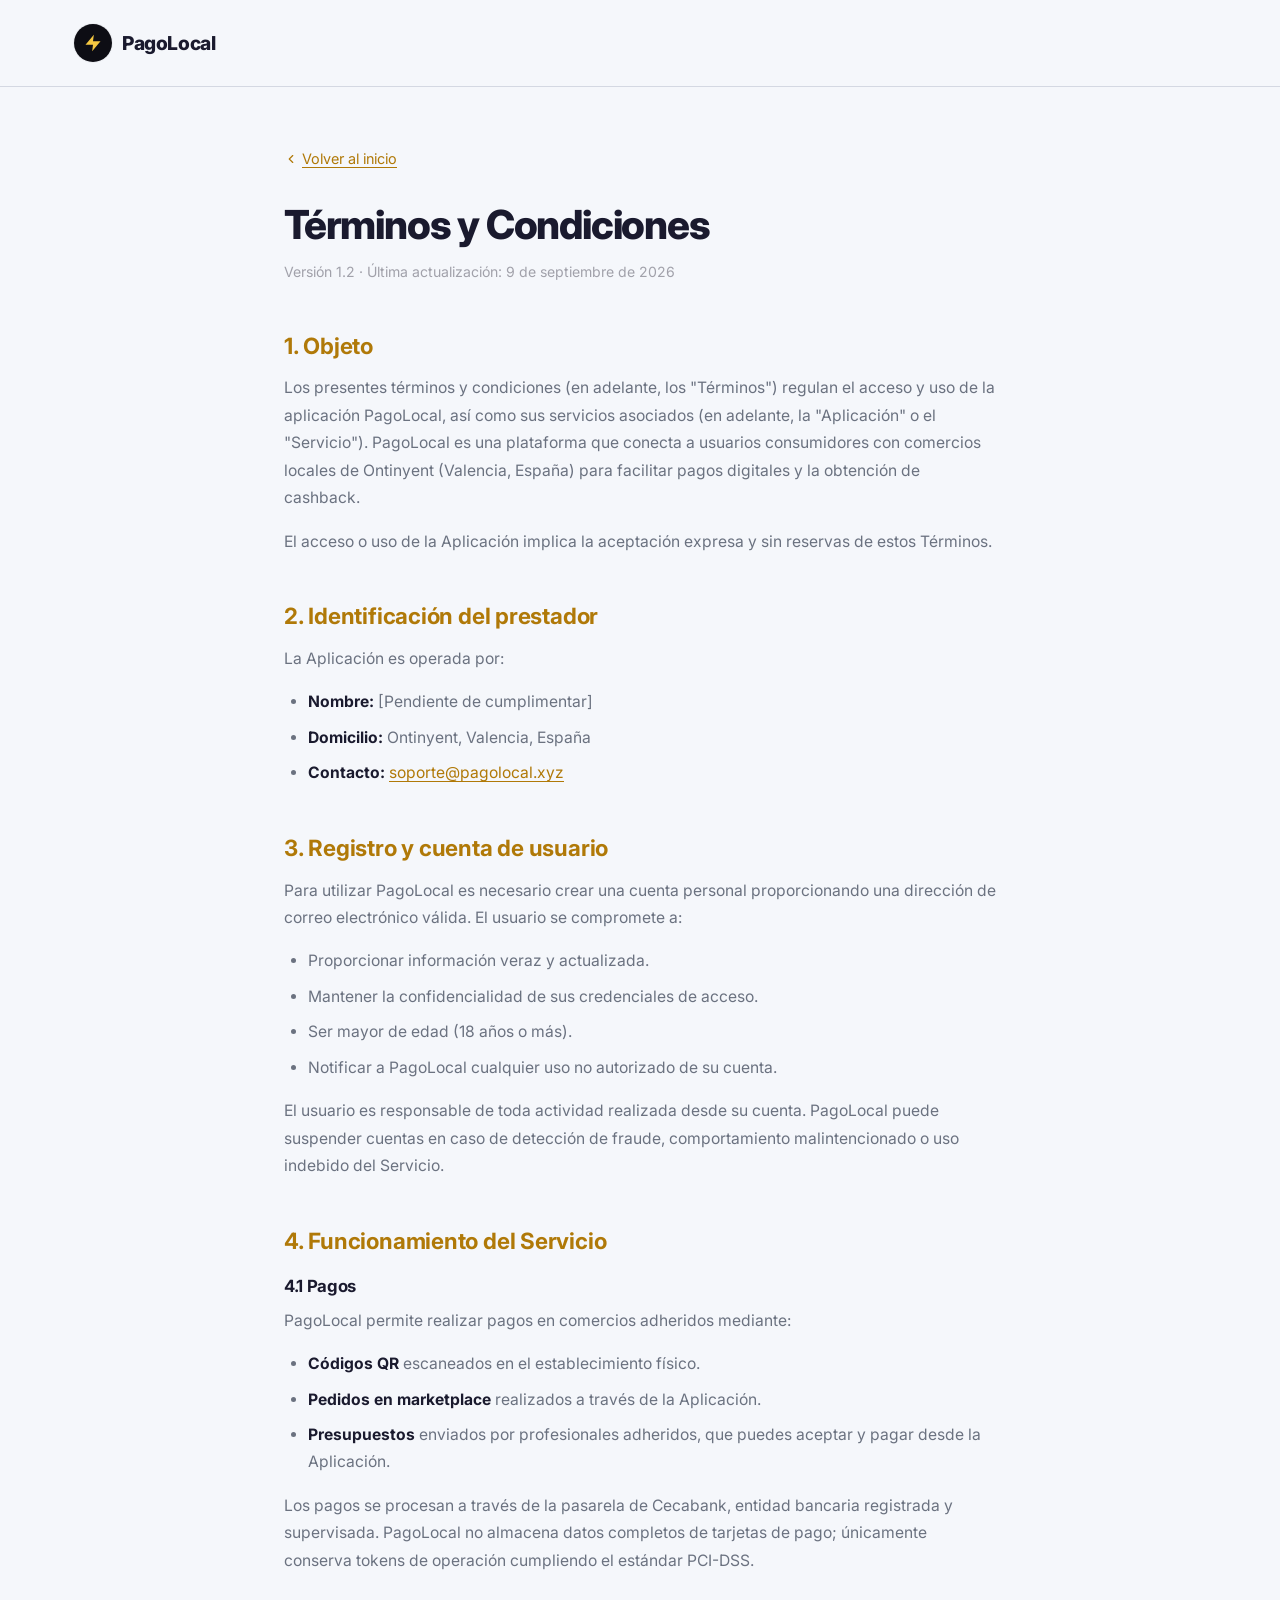
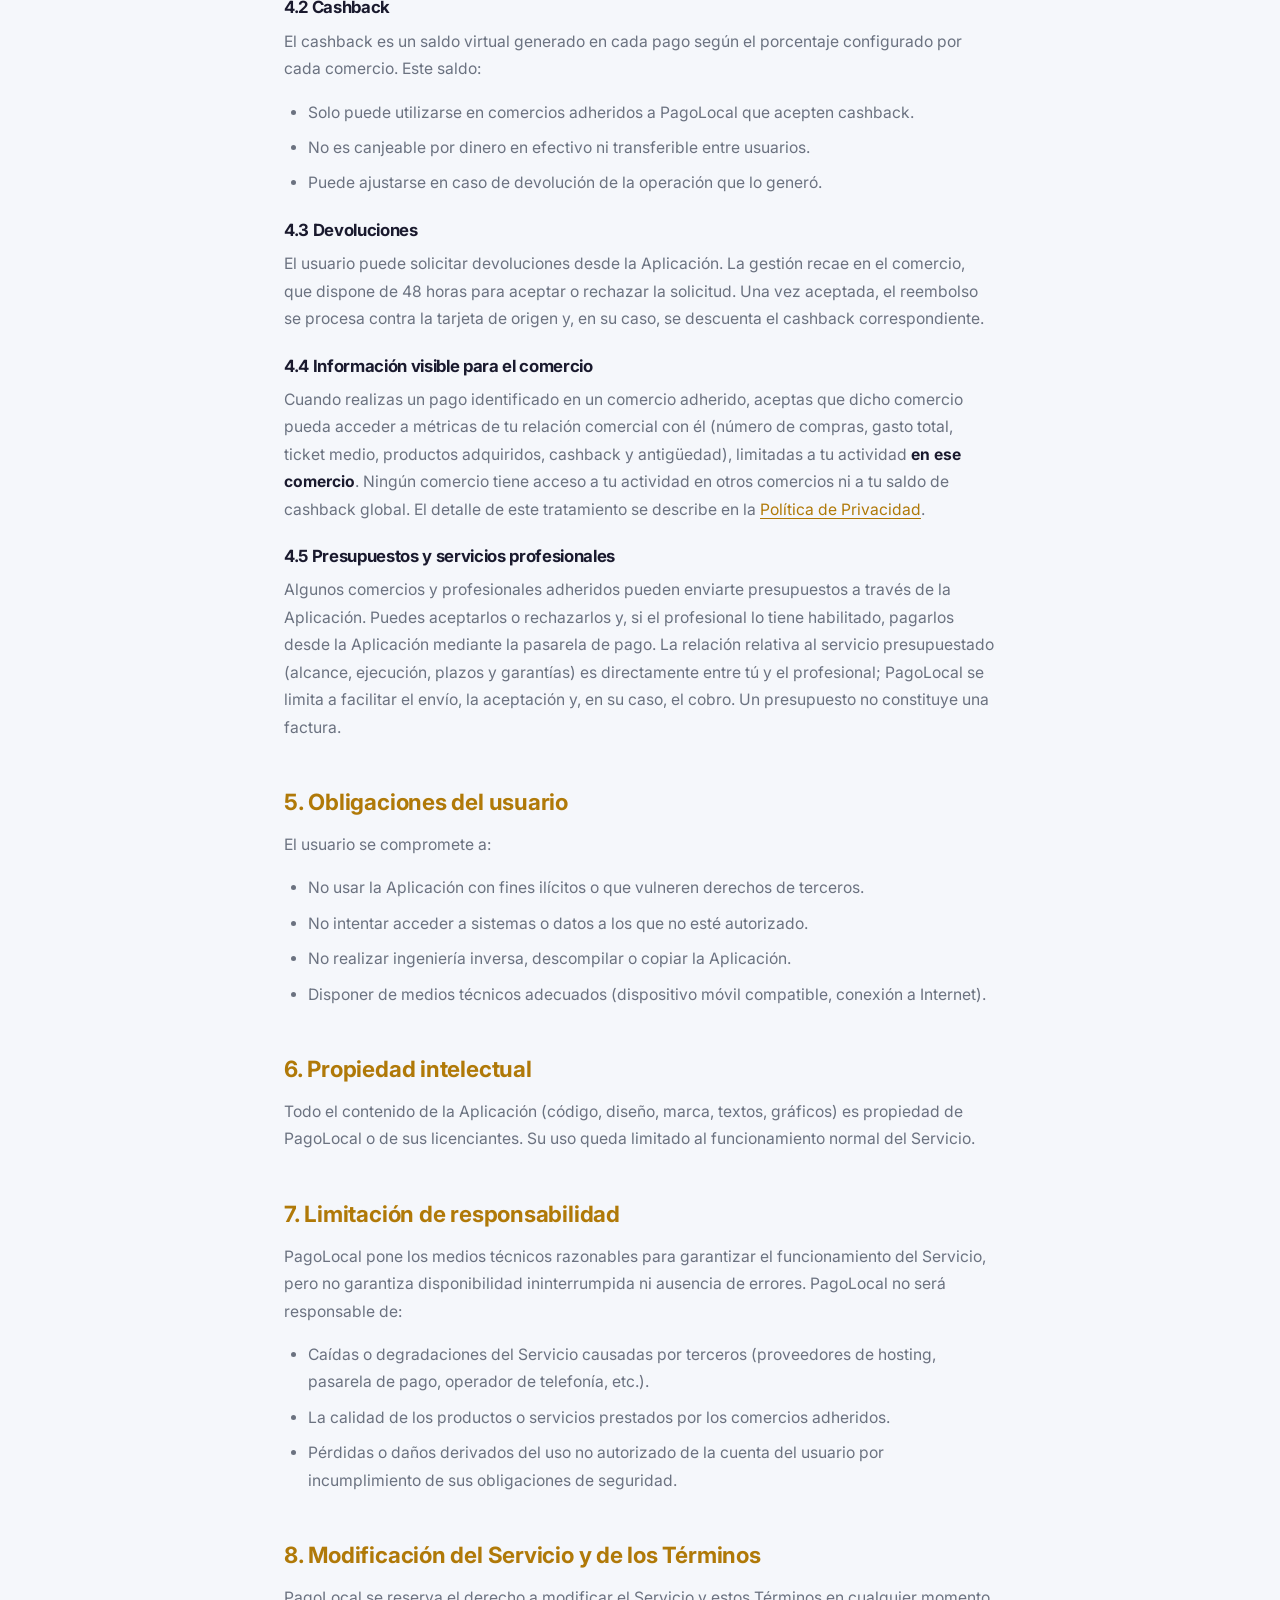
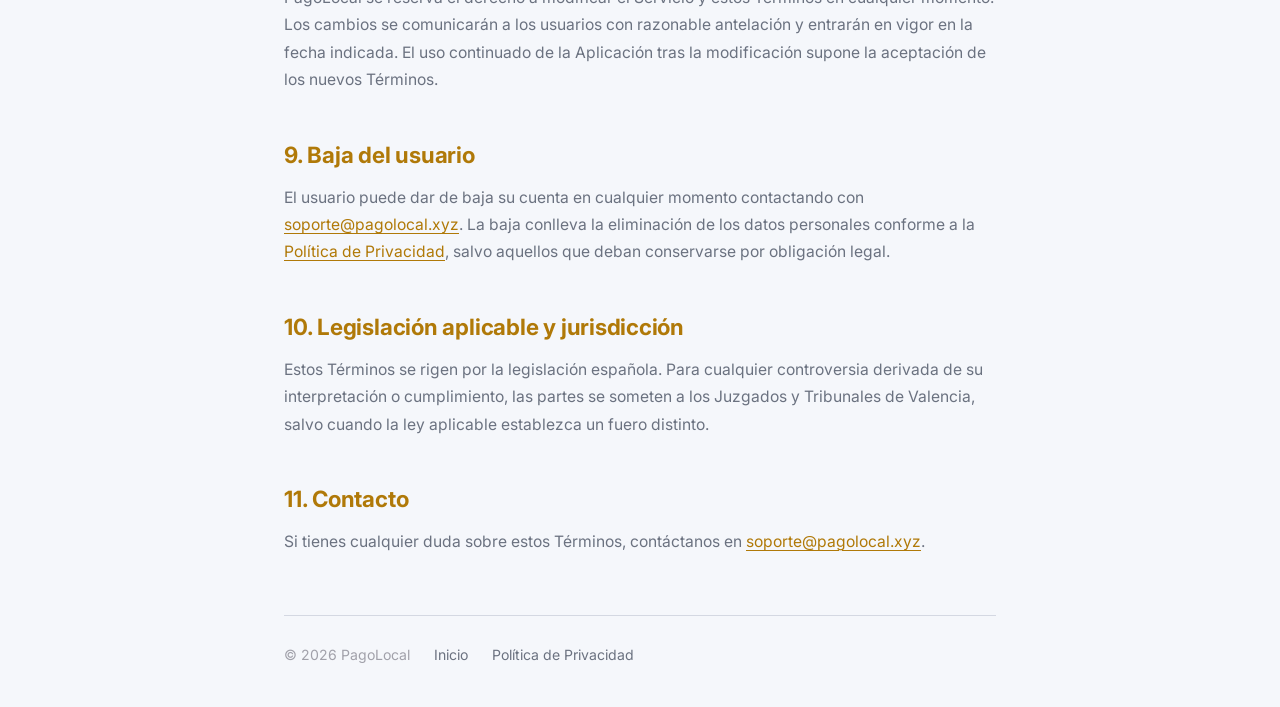
<file: terms.html>
<!DOCTYPE html>
<html lang="es">
<head>
  <meta charset="UTF-8" />
  <meta name="viewport" content="width=device-width, initial-scale=1.0" />
  <meta name="theme-color" content="#F5F7FB" />
  <meta name="color-scheme" content="light" />
  <title>Términos y Condiciones — PagoLocal</title>
  <meta name="description" content="Términos y Condiciones de uso de PagoLocal." />

  <link rel="icon" type="image/svg+xml" href="data:image/svg+xml,%3Csvg xmlns='http://www.w3.org/2000/svg' viewBox='0 0 100 100'%3E%3Ccircle cx='50' cy='50' r='48' fill='%231A1A2E'/%3E%3Cpath d='M55 18 L29 56 h17 l-5 26 27-42 H51 l4-22 z' fill='%23F5C842'/%3E%3C/svg%3E" />

  <link rel="preconnect" href="https://fonts.googleapis.com" />
  <link rel="preconnect" href="https://fonts.gstatic.com" crossorigin />
  <link href="https://fonts.googleapis.com/css2?family=Inter:wght@400;500;600;700;800&display=swap" rel="stylesheet" />

  <link rel="stylesheet" href="/styles.css" />

  <style>
    .legal {
      max-width: 760px;
      margin: 0 auto;
      padding: 60px var(--s-xl) 40px;
    }
    .legal-back {
      display: inline-flex;
      align-items: center;
      gap: var(--s-xs);
      font-size: 0.9rem;
      color: var(--muted);
      margin-bottom: var(--s-xxl);
      transition: color .15s ease;
    }
    .legal-back:hover { color: var(--accent); }
    .legal-back svg { width: 14px; height: 14px; }

    .legal h1 {
      font-size: clamp(1.8rem, 4vw, 2.5rem);
      margin-bottom: var(--s-md);
      font-weight: 800;
    }
    .legal .meta {
      color: var(--text-dim);
      font-size: 0.88rem;
      margin-bottom: var(--s-huge);
      font-family: var(--font-body);
    }
    .legal h2 {
      font-size: 1.4rem;
      font-weight: 700;
      margin: var(--s-huge) 0 var(--s-lg);
      color: var(--accent);
      letter-spacing: -0.01em;
    }
    .legal h3 {
      font-size: 1.05rem;
      font-weight: 700;
      margin: var(--s-xl) 0 10px;
      color: var(--text);
    }
    .legal p, .legal li {
      color: var(--muted);
      font-size: 0.98rem;
      line-height: 1.75;
    }
    .legal p { margin: 0 0 var(--s-lg); }
    .legal ul, .legal ol { padding-left: 24px; margin: 0 0 var(--s-lg); }
    .legal li { margin-bottom: var(--s-sm); }
    .legal strong { color: var(--text); font-weight: 700; }
    .legal a {
      color: var(--accent);
      text-decoration: underline;
      text-decoration-thickness: 1px;
      text-underline-offset: 3px;
      transition: color .15s ease;
    }
    .legal a:hover { color: var(--accent-hover); }

    .legal-footer {
      margin-top: 60px;
      padding-top: 28px;
      border-top: 1px solid var(--border);
      display: flex;
      gap: var(--s-xl);
      flex-wrap: wrap;
      font-size: 0.88rem;
      color: var(--text-dim);
    }
    .legal-footer a { color: var(--muted); text-decoration: none; }
    .legal-footer a:hover { color: var(--accent); }

    .header-mini {
      padding: var(--s-xl) 0;
      border-bottom: 1px solid var(--border);
      background: var(--bg);
    }
  </style>
</head>
<body>

  <header class="header-mini">
    <div class="container">
      <a href="/" class="logo">
        <span class="logo-mark">
          <svg viewBox="0 0 24 24" fill="currentColor" aria-hidden="true">
            <path d="M13 2L3 14h9l-1 8 10-12h-9l1-8z"/>
          </svg>
        </span>
        <span>PagoLocal</span>
      </a>
    </div>
  </header>

  <article class="legal">
    <a href="/" class="legal-back">
      <svg viewBox="0 0 24 24" fill="none" stroke="currentColor" stroke-width="2" stroke-linecap="round" stroke-linejoin="round"><polyline points="15 18 9 12 15 6"/></svg>
      Volver al inicio
    </a>

    <h1>Términos y Condiciones</h1>
    <p class="meta">Versión 1.2 · Última actualización: 9 de septiembre de 2026</p>

    <h2>1. Objeto</h2>
    <p>Los presentes términos y condiciones (en adelante, los "Términos") regulan el acceso y uso de la aplicación PagoLocal, así como sus servicios asociados (en adelante, la "Aplicación" o el "Servicio"). PagoLocal es una plataforma que conecta a usuarios consumidores con comercios locales de Ontinyent (Valencia, España) para facilitar pagos digitales y la obtención de cashback.</p>
    <p>El acceso o uso de la Aplicación implica la aceptación expresa y sin reservas de estos Términos.</p>

    <h2>2. Identificación del prestador</h2>
    <p>La Aplicación es operada por:</p>
    <ul>
      <li><strong>Nombre:</strong> [Pendiente de cumplimentar]</li>
      <li><strong>Domicilio:</strong> Ontinyent, Valencia, España</li>
      <li><strong>Contacto:</strong> <a href="mailto:soporte@pagolocal.xyz">soporte@pagolocal.xyz</a></li>
    </ul>

    <h2>3. Registro y cuenta de usuario</h2>
    <p>Para utilizar PagoLocal es necesario crear una cuenta personal proporcionando una dirección de correo electrónico válida. El usuario se compromete a:</p>
    <ul>
      <li>Proporcionar información veraz y actualizada.</li>
      <li>Mantener la confidencialidad de sus credenciales de acceso.</li>
      <li>Ser mayor de edad (18 años o más).</li>
      <li>Notificar a PagoLocal cualquier uso no autorizado de su cuenta.</li>
    </ul>
    <p>El usuario es responsable de toda actividad realizada desde su cuenta. PagoLocal puede suspender cuentas en caso de detección de fraude, comportamiento malintencionado o uso indebido del Servicio.</p>

    <h2>4. Funcionamiento del Servicio</h2>
    <h3>4.1 Pagos</h3>
    <p>PagoLocal permite realizar pagos en comercios adheridos mediante:</p>
    <ul>
      <li><strong>Códigos QR</strong> escaneados en el establecimiento físico.</li>
      <li><strong>Pedidos en marketplace</strong> realizados a través de la Aplicación.</li>
      <li><strong>Presupuestos</strong> enviados por profesionales adheridos, que puedes aceptar y pagar desde la Aplicación.</li>
    </ul>
    <p>Los pagos se procesan a través de la pasarela de Cecabank, entidad bancaria registrada y supervisada. PagoLocal no almacena datos completos de tarjetas de pago; únicamente conserva tokens de operación cumpliendo el estándar PCI-DSS.</p>

    <h3>4.2 Cashback</h3>
    <p>El cashback es un saldo virtual generado en cada pago según el porcentaje configurado por cada comercio. Este saldo:</p>
    <ul>
      <li>Solo puede utilizarse en comercios adheridos a PagoLocal que acepten cashback.</li>
      <li>No es canjeable por dinero en efectivo ni transferible entre usuarios.</li>
      <li>Puede ajustarse en caso de devolución de la operación que lo generó.</li>
    </ul>

    <h3>4.3 Devoluciones</h3>
    <p>El usuario puede solicitar devoluciones desde la Aplicación. La gestión recae en el comercio, que dispone de 48 horas para aceptar o rechazar la solicitud. Una vez aceptada, el reembolso se procesa contra la tarjeta de origen y, en su caso, se descuenta el cashback correspondiente.</p>

    <h3>4.4 Información visible para el comercio</h3>
    <p>Cuando realizas un pago identificado en un comercio adherido, aceptas que dicho comercio pueda acceder a métricas de tu relación comercial con él (número de compras, gasto total, ticket medio, productos adquiridos, cashback y antigüedad), limitadas a tu actividad <strong>en ese comercio</strong>. Ningún comercio tiene acceso a tu actividad en otros comercios ni a tu saldo de cashback global. El detalle de este tratamiento se describe en la <a href="/privacy.html">Política de Privacidad</a>.</p>

    <h3>4.5 Presupuestos y servicios profesionales</h3>
    <p>Algunos comercios y profesionales adheridos pueden enviarte presupuestos a través de la Aplicación. Puedes aceptarlos o rechazarlos y, si el profesional lo tiene habilitado, pagarlos desde la Aplicación mediante la pasarela de pago. La relación relativa al servicio presupuestado (alcance, ejecución, plazos y garantías) es directamente entre tú y el profesional; PagoLocal se limita a facilitar el envío, la aceptación y, en su caso, el cobro. Un presupuesto no constituye una factura.</p>

    <h2>5. Obligaciones del usuario</h2>
    <p>El usuario se compromete a:</p>
    <ul>
      <li>No usar la Aplicación con fines ilícitos o que vulneren derechos de terceros.</li>
      <li>No intentar acceder a sistemas o datos a los que no esté autorizado.</li>
      <li>No realizar ingeniería inversa, descompilar o copiar la Aplicación.</li>
      <li>Disponer de medios técnicos adecuados (dispositivo móvil compatible, conexión a Internet).</li>
    </ul>

    <h2>6. Propiedad intelectual</h2>
    <p>Todo el contenido de la Aplicación (código, diseño, marca, textos, gráficos) es propiedad de PagoLocal o de sus licenciantes. Su uso queda limitado al funcionamiento normal del Servicio.</p>

    <h2>7. Limitación de responsabilidad</h2>
    <p>PagoLocal pone los medios técnicos razonables para garantizar el funcionamiento del Servicio, pero no garantiza disponibilidad ininterrumpida ni ausencia de errores. PagoLocal no será responsable de:</p>
    <ul>
      <li>Caídas o degradaciones del Servicio causadas por terceros (proveedores de hosting, pasarela de pago, operador de telefonía, etc.).</li>
      <li>La calidad de los productos o servicios prestados por los comercios adheridos.</li>
      <li>Pérdidas o daños derivados del uso no autorizado de la cuenta del usuario por incumplimiento de sus obligaciones de seguridad.</li>
    </ul>

    <h2>8. Modificación del Servicio y de los Términos</h2>
    <p>PagoLocal se reserva el derecho a modificar el Servicio y estos Términos en cualquier momento. Los cambios se comunicarán a los usuarios con razonable antelación y entrarán en vigor en la fecha indicada. El uso continuado de la Aplicación tras la modificación supone la aceptación de los nuevos Términos.</p>

    <h2>9. Baja del usuario</h2>
    <p>El usuario puede dar de baja su cuenta en cualquier momento contactando con <a href="mailto:soporte@pagolocal.xyz">soporte@pagolocal.xyz</a>. La baja conlleva la eliminación de los datos personales conforme a la <a href="/privacy.html">Política de Privacidad</a>, salvo aquellos que deban conservarse por obligación legal.</p>

    <h2>10. Legislación aplicable y jurisdicción</h2>
    <p>Estos Términos se rigen por la legislación española. Para cualquier controversia derivada de su interpretación o cumplimiento, las partes se someten a los Juzgados y Tribunales de Valencia, salvo cuando la ley aplicable establezca un fuero distinto.</p>

    <h2>11. Contacto</h2>
    <p>Si tienes cualquier duda sobre estos Términos, contáctanos en <a href="mailto:soporte@pagolocal.xyz">soporte@pagolocal.xyz</a>.</p>

    <div class="legal-footer">
      <span>© <span id="year"></span> PagoLocal</span>
      <a href="/">Inicio</a>
      <a href="/privacy.html">Política de Privacidad</a>
    </div>
  </article>

  <script>
    document.getElementById('year').textContent = new Date().getFullYear();
  </script>
</body>
</html>
</file>
<file: styles.css>
/* ==============================================================
   pagolocal.xyz · Estilos compartidos
   --------------------------------------------------------------
   Tokens alineados con PALETTE_LIGHT de AppUsuario.js.
   Web en modo claro · acento dorado profundo · tipografía Inter.
   ============================================================== */

/* ============================================================
   TOKENS — replican PALETTE_LIGHT, S, R de la app.
   ============================================================ */
:root {
  /* Surfaces — base clara, con sutil calidez */
  --bg:          #F5F7FB;
  --surface:     #FFFFFF;
  --surface-2:   #FAFAFA;
  --surface-3:   #F0F0F5;
  --border:      #D4D8E2;
  --border-soft: #E2E5EE;

  /* Brand: dorado profundo (idéntico a accent de PALETTE_LIGHT en la app).
     #B07908 sobre blanco da contraste 6.2:1 (WCAG AAA). */
  --accent:        #B07908;
  --accent-hover:  #C8870A;
  --accent-soft:   #8A5E06;
  --accent-bright: #F5C842;    /* el dorado vibrante del logo/icono (sobre oscuro) */
  --accent-dim:    rgba(176, 121, 8, 0.10);
  --accent-tint:   #FBF6E8;    /* fondo crema dorado para chips/eyebrow */

  /* Paleta oscura (para mockup móvil y sección comercios) */
  --dark-bg:      #0D0D14;
  --dark-surface: #16161F;
  --dark-card:    #1E1E2A;
  --dark-border:  #2A2A3C;
  --dark-text:    #F0F0FA;
  --dark-muted:   #9A9AB8;

  /* Secondary */
  --purple:     #7C3AED;
  --purple-dim: rgba(124, 58, 237, 0.12);
  --red:        #DC2626;
  --red-dim:    rgba(220, 38, 38, 0.10);
  --blue:       #2563EB;
  --green:      #059669;

  /* Text */
  --text:     #1A1A2E;
  --muted:    #6B7280;
  --text-dim: #A1A1AA;
  --white:    #FFFFFF;

  /* Espaciado S — múltiplos de 4 (idéntico a const S de la app) */
  --s-xs:    4px;
  --s-sm:    8px;
  --s-md:   12px;
  --s-lg:   16px;
  --s-xl:   24px;
  --s-xxl:  32px;
  --s-huge: 48px;

  /* Border radius R (idéntico a const R de la app) */
  --r-xs:    6px;
  --r-sm:    8px;
  --r-md:   12px;
  --r-lg:   16px;
  --r-xl:   24px;
  --r-full: 9999px;

  /* Tipografía */
  --font-body:    'Inter', system-ui, -apple-system, sans-serif;
  --font-display: 'Inter', system-ui, -apple-system, sans-serif;

  --container: 1180px;

  /* Sombras suaves para tema claro */
  --shadow-sm: 0 1px 3px rgba(26, 26, 46, 0.06), 0 1px 2px rgba(26, 26, 46, 0.04);
  --shadow:    0 8px 24px rgba(26, 26, 46, 0.06), 0 2px 6px rgba(26, 26, 46, 0.04);
  --shadow-lg: 0 20px 50px rgba(26, 26, 46, 0.08), 0 8px 16px rgba(26, 26, 46, 0.05);
}

/* ============================================================
   RESET + BASE
   ============================================================ */
*, *::before, *::after { box-sizing: border-box; }
html { scroll-behavior: smooth; background: var(--bg); }
body {
  margin: 0;
  font-family: var(--font-body);
  font-size: 16px;
  line-height: 1.6;
  color: var(--text);
  background: var(--bg);
  -webkit-font-smoothing: antialiased;
  -moz-osx-font-smoothing: grayscale;
}
h1, h2, h3, h4 {
  font-family: var(--font-display);
  font-weight: 700;
  line-height: 1.15;
  letter-spacing: -0.02em;
  margin: 0;
  color: var(--text);
}
h1 { font-size: clamp(2rem, 5vw, 3.5rem); font-weight: 800; letter-spacing: -0.03em; }
h2 { font-size: clamp(1.6rem, 3vw, 2.3rem); font-weight: 700; }
h3 { font-size: 1.125rem; font-weight: 700; }
p  { margin: 0 0 var(--s-lg); color: var(--muted); }
a  { color: inherit; text-decoration: none; }
img, svg { max-width: 100%; display: block; }
button { font-family: inherit; cursor: pointer; border: 0; background: none; }

.container {
  max-width: var(--container);
  margin: 0 auto;
  padding: 0 var(--s-xl);
}

/* Eyebrow — chip con fondo crema-dorado, idéntico al feature graphic */
.eyebrow {
  display: inline-block;
  font-family: var(--font-body);
  font-size: 0.72rem;
  font-weight: 700;
  letter-spacing: 0.14em;
  text-transform: uppercase;
  color: var(--accent);
  padding: 6px 14px;
  background: var(--accent-tint);
  border: 1px solid rgba(176, 121, 8, 0.20);
  border-radius: var(--r-full);
  margin-bottom: var(--s-lg);
}

/* ============================================================
   BOTONES — alineados con btnPrimary/btnSecondary de la app
   ============================================================ */
.btn {
  display: inline-flex;
  align-items: center;
  gap: var(--s-sm);
  padding: 14px 22px;
  border-radius: var(--r-md);
  font-weight: 700;
  font-size: 0.95rem;
  font-family: var(--font-body);
  transition: transform .15s ease, box-shadow .15s ease, background .15s ease;
  white-space: nowrap;
}
.btn-primary {
  background: var(--accent);
  color: var(--white);
}
.btn-primary:hover {
  background: var(--accent-hover);
  transform: translateY(-1px);
  box-shadow: 0 8px 20px rgba(176, 121, 8, 0.25);
}
.btn-secondary {
  color: var(--text);
  border: 1px solid var(--border);
  background: var(--surface);
}
.btn-secondary:hover {
  border-color: var(--accent);
  color: var(--accent);
}

/* Botones de store: fondo oscuro estilo nativo */
.btn-store {
  display: inline-flex;
  align-items: center;
  gap: 12px;
  padding: 12px 22px;
  background: var(--text);
  color: var(--white);
  border-radius: var(--r-md);
  transition: transform .15s ease, box-shadow .15s ease;
  position: relative;
}
.btn-store:hover {
  transform: translateY(-2px);
  box-shadow: var(--shadow);
}
.btn-store svg { width: 26px; height: 26px; }
.btn-store .small { font-size: 0.7rem; opacity: 0.85; line-height: 1; display: block; margin-bottom: 2px; }
.btn-store .big   { font-size: 1.05rem; font-weight: 700; line-height: 1; }
.btn-store::after {
  content: "Próximamente";
  position: absolute;
  top: -10px;
  right: -8px;
  background: var(--accent);
  color: var(--white);
  font-size: 0.65rem;
  font-weight: 800;
  padding: 3px 8px;
  border-radius: var(--r-full);
  letter-spacing: 0.04em;
}
.btn-store.live::after { display: none; }

/* ============================================================
   HEADER (compartido)
   ============================================================ */
.site-header {
  position: sticky;
  top: 0;
  z-index: 50;
  background: rgba(245, 247, 251, 0.85);
  backdrop-filter: saturate(180%) blur(14px);
  -webkit-backdrop-filter: saturate(180%) blur(14px);
  border-bottom: 1px solid var(--border);
}
.nav {
  display: flex;
  align-items: center;
  justify-content: space-between;
  padding: var(--s-lg) 0;
  gap: var(--s-xl);
}
.logo {
  display: flex;
  align-items: center;
  gap: 10px;
  font-family: var(--font-display);
  font-size: 1.2rem;
  font-weight: 800;
  letter-spacing: -0.02em;
  color: var(--text);
}
/* Logo mark: círculo oscuro con rayo dorado dentro (réplica del icono de Play Store) */
.logo-mark {
  width: 38px; height: 38px;
  background: var(--dark-bg);
  border-radius: var(--r-full);
  display: grid;
  place-items: center;
  color: var(--accent-bright);
  position: relative;
  box-shadow: 0 0 0 1px rgba(0, 0, 0, 0.04);
}
.logo-mark svg {
  width: 20px;
  height: 20px;
}

.nav-links {
  display: flex;
  align-items: center;
  gap: 28px;
  list-style: none;
  margin: 0;
  padding: 0;
}
.nav-links a {
  font-size: 0.92rem;
  font-weight: 600;
  color: var(--muted);
  transition: color .15s ease;
}
.nav-links a:hover { color: var(--text); }

.nav-right { display: flex; align-items: center; gap: var(--s-lg); }
.lang-switch {
  display: flex;
  gap: 2px;
  background: var(--surface);
  padding: 3px;
  border-radius: var(--r-full);
  border: 1px solid var(--border);
}
.lang-switch button {
  padding: 5px 11px;
  border-radius: var(--r-full);
  font-size: 0.72rem;
  font-weight: 700;
  letter-spacing: 0.06em;
  color: var(--muted);
  transition: all .15s ease;
}
.lang-switch button.active { background: var(--accent); color: var(--white); }
.lang-switch button:disabled { opacity: 0.35; cursor: not-allowed; }
.lang-switch button:not(:disabled):not(.active):hover { color: var(--text); }

.menu-toggle { display: none; padding: 8px; color: var(--text); }
.menu-toggle svg { width: 26px; height: 26px; }

@media (max-width: 880px) {
  .nav-links { display: none; }
  .menu-toggle { display: block; }
  .nav-links.open {
    display: flex;
    position: absolute;
    top: 100%;
    left: 0;
    right: 0;
    flex-direction: column;
    background: var(--bg);
    padding: var(--s-xl);
    gap: 18px;
    border-bottom: 1px solid var(--border);
  }
}

/* ============================================================
   FOOTER (compartido) — oscuro, con el rayo dorado vibrante
   ============================================================ */
footer.site-footer {
  background: var(--dark-bg);
  color: var(--dark-muted);
  padding: 70px 0 36px;
}
footer.site-footer .logo { color: var(--dark-text); }
footer.site-footer .logo-mark {
  background: var(--dark-card);
  box-shadow: 0 0 0 1px var(--dark-border);
}
.footer-grid {
  display: grid;
  grid-template-columns: 1.4fr 1fr 1fr 1fr;
  gap: 40px;
  margin-bottom: 56px;
}
.footer-brand .logo { margin-bottom: var(--s-md); }
.footer-brand p { color: var(--dark-muted); font-size: 0.92rem; max-width: 280px; }
.footer-col h4 {
  font-family: var(--font-body);
  font-size: 0.72rem;
  font-weight: 800;
  letter-spacing: 0.14em;
  text-transform: uppercase;
  color: var(--accent-bright);
  margin-bottom: var(--s-lg);
}
.footer-col ul { list-style: none; padding: 0; margin: 0; display: flex; flex-direction: column; gap: 12px; }
.footer-col a {
  color: var(--dark-muted);
  font-size: 0.92rem;
  transition: color .15s ease;
}
.footer-col a:hover { color: var(--dark-text); }
.footer-bottom {
  padding-top: var(--s-xxl);
  border-top: 1px solid var(--dark-border);
  display: flex;
  justify-content: space-between;
  align-items: center;
  gap: var(--s-lg);
  flex-wrap: wrap;
  font-size: 0.85rem;
  color: var(--dark-muted);
}
.footer-bottom a { color: var(--dark-muted); }
.footer-bottom a:hover { color: var(--accent-bright); }

@media (max-width: 880px) {
  .footer-grid { grid-template-columns: 1fr 1fr; gap: 36px; }
  .footer-brand { grid-column: 1 / -1; }
}

/* ============================================================
   MODAL
   ============================================================ */
.modal-overlay {
  position: fixed;
  inset: 0;
  background: rgba(26, 26, 46, 0.55);
  backdrop-filter: blur(4px);
  display: none;
  align-items: center;
  justify-content: center;
  padding: 20px;
  z-index: 100;
  animation: fadeIn .2s ease;
}
.modal-overlay.open { display: flex; }
.modal {
  background: var(--surface);
  border: 1px solid var(--border);
  border-radius: var(--r-xl);
  padding: var(--s-huge);
  max-width: 460px;
  width: 100%;
  position: relative;
  box-shadow: var(--shadow-lg);
  animation: slideUp .25s ease;
}
.modal-close {
  position: absolute;
  top: var(--s-lg); right: var(--s-lg);
  width: 32px; height: 32px;
  border-radius: var(--r-full);
  background: var(--bg);
  display: grid;
  place-items: center;
  color: var(--muted);
  transition: background .15s ease, color .15s ease;
}
.modal-close:hover { background: var(--surface-3); color: var(--text); }
.modal h3 {
  font-family: var(--font-display);
  font-size: 1.4rem;
  margin-bottom: var(--s-md);
  font-weight: 700;
  color: var(--text);
}
.modal p { color: var(--muted); margin-bottom: var(--s-xl); }
.modal a.btn-primary { width: 100%; justify-content: center; }
.modal-icon {
  width: 56px; height: 56px;
  background: var(--accent-tint);
  color: var(--accent);
  border-radius: var(--r-lg);
  display: grid;
  place-items: center;
  margin-bottom: var(--s-xl);
}
.modal-icon svg { width: 28px; height: 28px; }

@keyframes fadeIn  { from { opacity: 0; } to { opacity: 1; } }
@keyframes slideUp { from { opacity: 0; transform: translateY(20px); } to { opacity: 1; transform: translateY(0); } }

/* ============================================================
   F6 · Iconos de línea compartidos (sustituyen a los emojis)
   ============================================================ */
.icon-tile {
  width: 40px; height: 40px;
  border-radius: var(--r-md);
  background: var(--accent-tint);
  color: var(--accent);
  display: grid;
  place-items: center;
  margin-bottom: var(--s-md);
}
.icon-tile svg { width: 20px; height: 20px; }
@media (prefers-reduced-motion: reduce) {
  *, *::before, *::after { animation: none !important; transition-duration: .01ms !important; }
  html { scroll-behavior: auto; }
}
</file>
